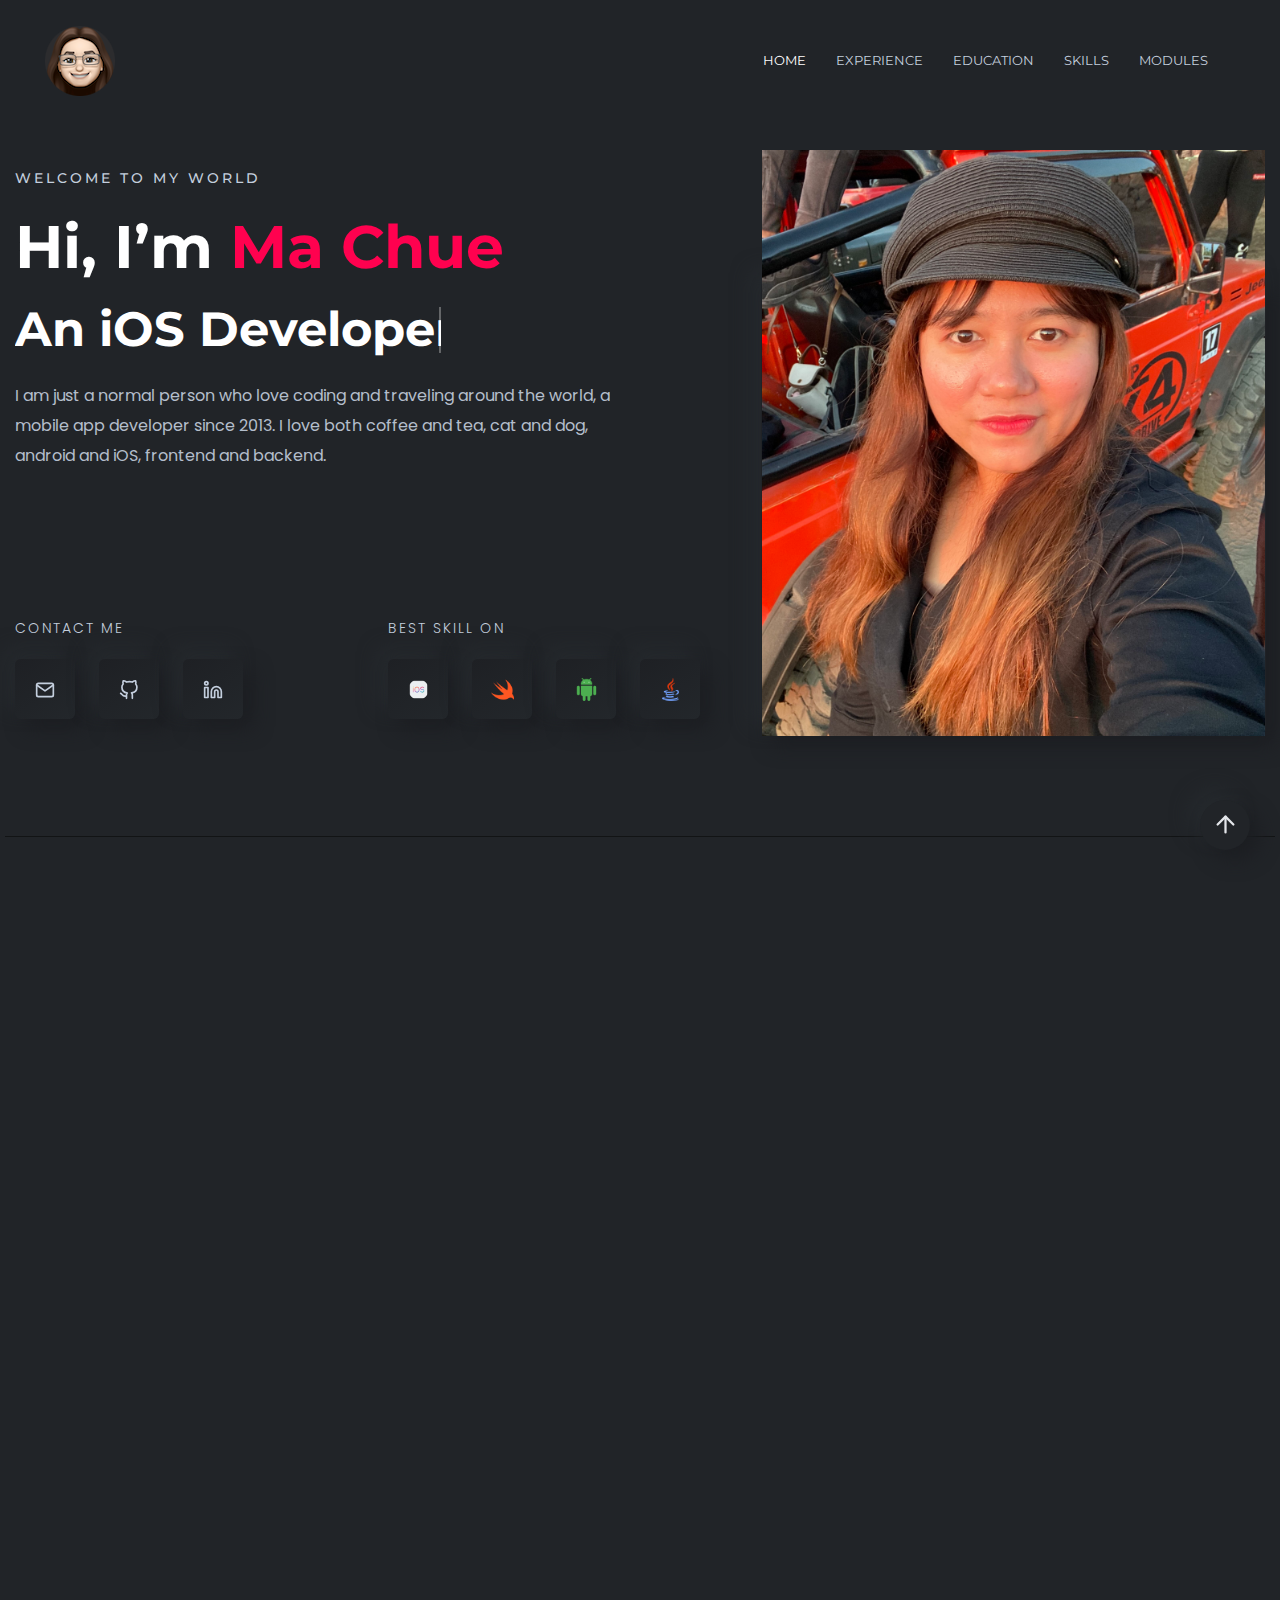
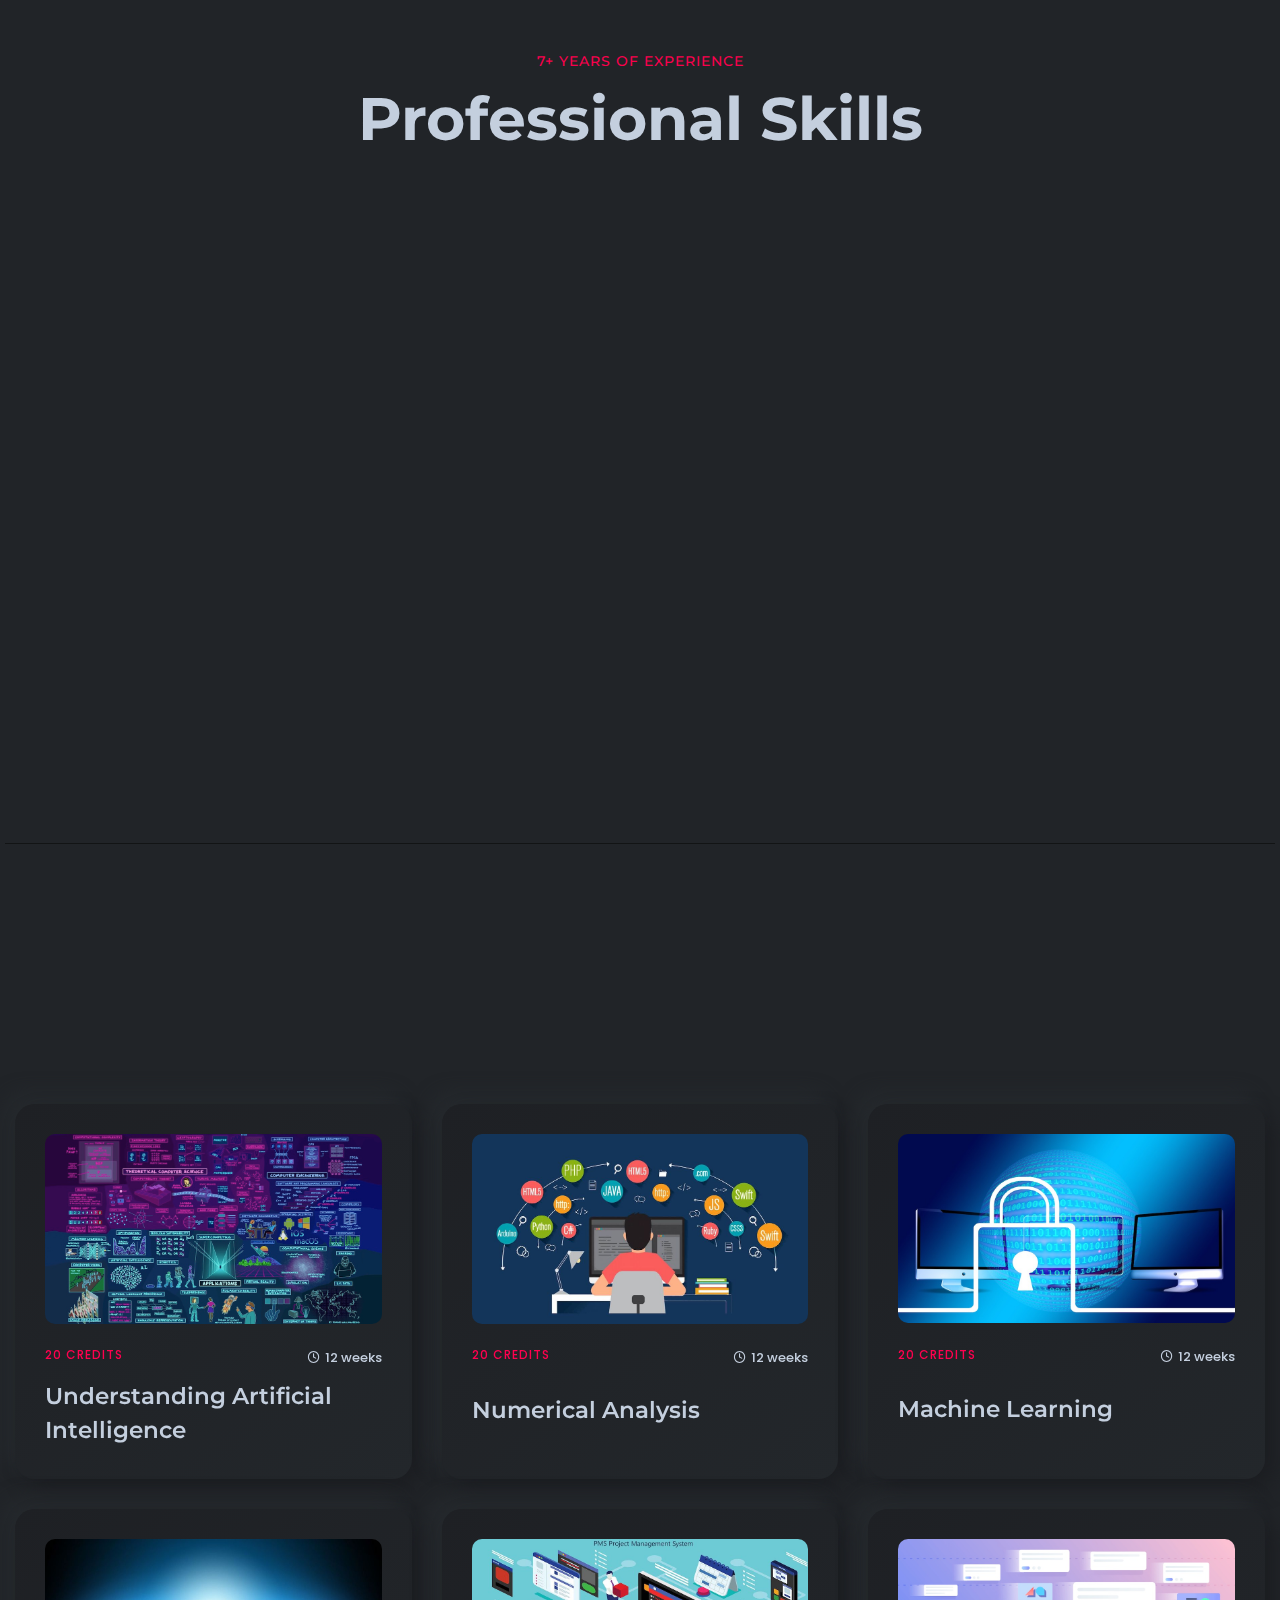
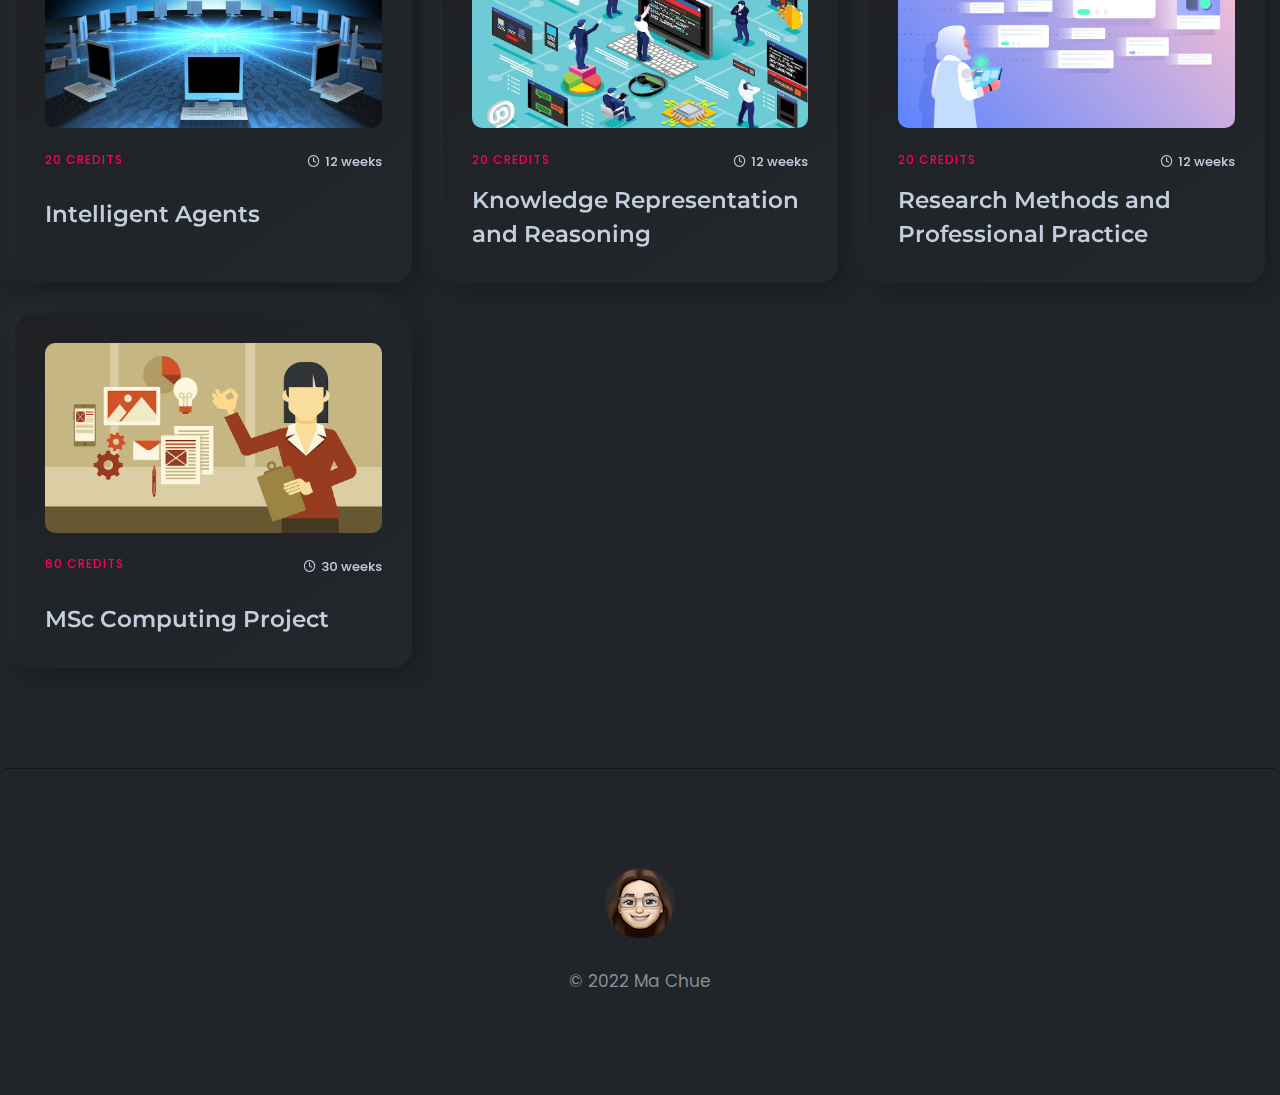
<file: index.html>
<!DOCTYPE html>
<html lang="en">

<head>
    <meta charset="utf-8">
    <meta http-equiv="x-ua-compatible" content="ie=edge">
    <title>Chue's Personal Profile</title>
    <meta name="robots" content="noindex, follow" />
    <meta name="description" content="">
    <meta name="viewport" content="width=device-width, initial-scale=1, shrink-to-fit=no">
    <!-- Favicon -->
    <link rel="shortcut icon" type="image/x-icon" href="assets/images/logo/logo.png">
    <!-- CSS 
    ============================================ -->
    <link rel="stylesheet" href="assets/css/vendor/bootstrap.min.css">
    <link rel="stylesheet" href="assets/css/vendor/slick.css">
    <link rel="stylesheet" href="assets/css/vendor/slick-theme.css">
    <link rel="stylesheet" href="assets/css/vendor/aos.css">
    <link rel="stylesheet" href="assets/css/plugins/feature.css">
    <!-- Style css -->
    <link rel="stylesheet" href="assets/css/style.css">
</head>

<body class="template-color-1 spybody" data-spy="scroll" data-target=".navbar-example2" data-offset="70">

    <!-- Start Header -->
    <header class="rn-header haeder-default black-logo-version header--fixed header--sticky">
        <div class="header-wrapper rn-popup-mobile-menu m--0 row align-items-center">
            <!-- Start Header Left -->
            <div class="col-lg-2 col-6">
                <div class="header-left">
                    <div class="logo">
                        <a href="index.html">
                            <img src="assets/images/logo/logo.png" alt="logo">
                        </a>
                    </div>
                </div>
            </div>
            <!-- End Header Left -->
            <!-- Start Header Center -->
            <div class="col-lg-10 col-6">
                <div class="header-center">
                    <nav id="sideNav" class="mainmenu-nav navbar-example2 d-none d-xl-block">
                        <!-- Start Mainmanu Nav -->
                        <ul class="primary-menu nav nav-pills">
                            <li class="nav-item"><a class="nav-link smoth-animation active" href="#home">Home</a></li>
                            <li class="nav-item"><a class="nav-link smoth-animation" href="#experiences">Experience</a></li>
                            <li class="nav-item"><a class="nav-link smoth-animation" href="#educations">Education</a></li>
                            <li class="nav-item"><a class="nav-link smoth-animation" href="#skills">Skills</a></li>
                            <li class="nav-item"><a class="nav-link smoth-animation" href="#modules">Modules</a></li>
                        </ul>
                        <!-- End Mainmanu Nav -->
                    </nav>
                    <!-- Start Header Right  -->
                    <div class="header-right">
                        <div class="hamberger-menu d-block d-xl-none">
                            <i id="menuBtn" class="feather-menu humberger-menu"></i>
                        </div>
                        <div class="close-menu d-block">
                            <span class="closeTrigger">
                            <i data-feather="x"></i>
                        </span>
                        </div>
                    </div>
                    <!-- End Header Right  -->
                </div>
            </div>
            <!-- End Header Center -->
        </div>
    </header>
    <!-- End Header Area -->

    <!-- Start Popup Mobile Menu  -->
    <div class="popup-mobile-menu">
        <div class="inner">
            <div class="menu-top">
                <div class="menu-header">
                    <a class="logo" href="index.html">
                        <img src="assets/images/logo/logo.png" alt="Personal Portfolio">
                    </a>
                    <div class="close-button">
                        <button class="close-menu-activation close"><i data-feather="x"></i></button>
                    </div>
                </div>
            </div>
            <div class="content">
                <ul class="primary-menu nav nav-pills">
                    <li class="nav-item"><a class="nav-link smoth-animation active" href="#home">Home</a></li>
                    <li class="nav-item"><a class="nav-link smoth-animation" href="#experiences">Experience</a></li>
                    <li class="nav-item"><a class="nav-link smoth-animation" href="#educations">Education</a></li>
                    <li class="nav-item"><a class="nav-link smoth-animation" href="#skills">Skills</a></li>
                    <li class="nav-item"><a class="nav-link smoth-animation" href="#modules">Modules</a></li>
                </ul>
                <!-- social sharea area -->
                <div class="social-share-style-1 mt--40">
                    <span class="title">Contact me</span>
                    <ul class="social-share d-flex liststyle">
                        <li class="mail">
                            <a href="mailto:mc22323@essex.ac.uk">
                                <svg xmlns="http://www.w3.org/2000/svg" width="24" height="24" viewBox="0 0 24 24" fill="none" stroke="currentColor" stroke-width="2" stroke-linecap="round" stroke-linejoin="round" class="feather feather-mail"><path d="M4 4h16c1.1 0 2 .9 2 2v12c0 1.1-.9 2-2 2H4c-1.1 0-2-.9-2-2V6c0-1.1.9-2 2-2z"></path><polyline points="22,6 12,13 2,6"></polyline></svg>
                            </a>
                        </li>
                        <li class="github">
                            <a href="https://github.com/MaChue">
                                <svg xmlns="http://www.w3.org/2000/svg" width="24" height="24" viewBox="0 0 24 24" fill="none" stroke="currentColor" stroke-width="2" stroke-linecap="round" stroke-linejoin="round" class="feather feather-github"><path d="M9 19c-5 1.5-5-2.5-7-3m14 6v-3.87a3.37 3.37 0 0 0-.94-2.61c3.14-.35 6.44-1.54 6.44-7A5.44 5.44 0 0 0 20 4.77 5.07 5.07 0 0 0 19.91 1S18.73.65 16 2.48a13.38 13.38 0 0 0-7 0C6.27.65 5.09 1 5.09 1A5.07 5.07 0 0 0 5 4.77a5.44 5.44 0 0 0-1.5 3.78c0 5.42 3.3 6.61 6.44 7A3.37 3.37 0 0 0 9 18.13V22"></path></svg>
                            </a>
                        </li>
                        <li class="linkedin">
                            <a href="https://www.linkedin.com/in/ma-chue">
                                <svg xmlns="http://www.w3.org/2000/svg" width="24" height="24" viewBox="0 0 24 24" fill="none" stroke="currentColor" stroke-width="2" stroke-linecap="round" stroke-linejoin="round" class="feather feather-linkedin">
                                        <path d="M16 8a6 6 0 0 1 6 6v7h-4v-7a2 2 0 0 0-2-2 2 2 0 0 0-2 2v7h-4v-7a6 6 0 0 1 6-6z"></path>
                                        <rect x="2" y="9" width="4" height="12"></rect>
                                        <circle cx="4" cy="4" r="2"></circle>
                                </svg>
                            </a>
                        </li>
                    </ul>
                </div>
                <!-- end -->
            </div>
        </div>
    </div>
    <!-- End Popup Mobile Menu  -->


    <main class="main-page-wrapper">

        <!-- Start Slider Area -->
        <div id="home" class="rn-slider-area">
            <div class="slide slider-style-1">
                <div class="container">
                    <div class="row row--30 align-items-center">
                        <div class="order-2 order-lg-1 col-lg-7 mt_md--50 mt_sm--50 mt_lg--30">
                            <div class="content">
                                <div class="inner">
                                    <span class="subtitle">Welcome to my world</span>
                                    <h1 class="title">Hi, I’m <span>Ma Chue</span><br>
                                        <span class="header-caption" id="page-top">
                                            <!-- type headline start-->
                                            <span class="cd-headline clip is-full-width">
                                                
                                                <!-- ROTATING TEXT -->
                                                 <span class="cd-words-wrapper">
                                                    <b class="is-visible">An iOS Developer.</b>
                                                    <b class="is-hidden">A Professional Coder.</b>
                                                    <b class="is-hidden">A Software Engineer.</b>
                                                </span>
                                            </span>
                                            <!-- type headline end -->
                                        </span>
                                    </h1>

                                    <div>
                                        <p class="description">I am just a normal person who love coding and traveling around the world, a mobile app developer since 2013. I love both coffee and tea, cat and dog, android and iOS, frontend and backend.</p>
                                    </div>
                                </div>
                                <div class="row">
                                    <div class="col-lg-6 col-xl-6 col-md-6 col-sm-6 col-12">
                                        <div class="social-share-inner-left">
                                            <span class="title">Contact me</span>
                                            <ul class="social-share d-flex liststyle">
                                                <li class="mail"><a href="mailto:mc22323@essex.ac.uk"><i data-feather="mail"></i></a>
                                                </li>
                                                <li class="github"><a href="https://github.com/MaChue"><i data-feather="github"></i></a>
                                                </li>
                                                <li class="linkedin"><a href="https://www.linkedin.com/in/ma-chue"><i data-feather="linkedin"></i></a>
                                                </li>
                                            </ul>
                                        </div>
                                    </div>
                                    <div class="col-lg-6 col-xl-6 col-md-6 col-sm-6 col-12 mt_mobile--30">
                                        <div class="skill-share-inner">
                                            <span class="title">best skill on</span>
                                            <ul class="skill-share d-flex liststyle">
                                                <li><img src="assets/images/icons/ios.png" alt="Icons Images"></li>
                                                <li><img src="assets/images/icons/swift.png" alt="Icons Images"></li>
                                                <li><img src="assets/images/icons/android.png" alt="Icons Images"></li>
                                                <li><img src="assets/images/icons/java.png" alt="Icons Images"></li>
                                            </ul>
                                        </div>
                                    </div>
                                </div>
                            </div>
                        </div>

                        <div class="order-1 order-lg-2 col-lg-5">
                            <div class="thumbnail">
                                <div class="inner">
                                    <img src="assets/images/about/profile_verticle.jpg" alt="Personal Portfolio Images">
                                </div>
                            </div>
                        </div>
                    </div>
                </div>
            </div>
        </div>
        <!-- End Slider Area -->

        <!-- Start Experience area -->
        <div id="experiences" class="rn-experience-area rn-section-gap section-separator">
            <div class="container">
                <div class="row">
                    <div class="col-lg-12">
                        <div data-aos="fade-up" data-aos-duration="500" data-aos-delay="100" data-aos-once="true" class="section-title text-center">
                            <span class="subtitle">Over 7 years of experience</span>
                            <h2 class="title">Job Experiences</h2>
                        </div>
                    </div>
                </div>
                <div class="row mt--10">
                    <div class="col-12 mt_experience">
                        <!-- single education elements will be appended here by the JavaScript -->
                    </div>
                </div>
            </div>
        </div>
        <script id="experience-data-script" src="job_experiences.js" data-json="job_experiences_data.json" defer></script>
        <!-- End Experience area -->

       <!-- Start education section -->
        <div id="educations" class="rn-education-area rn-section-gap section-separator">
            <div class="container">
                <div class="row">
                    <div class="col-lg-12">
                        <div data-aos="fade-up" data-aos-duration="500" data-aos-delay="100" data-aos-once="true" class="section-title text-center">
                            <span class="subtitle">Master, Bachelor and Diplomas</span>
                            <h2 class="title">Education</h2>
                        </div>
                    </div>
                </div>
                <div class="row mt--10">
                    <div class="col-12 mt_experience">
                        <!-- single education elements will be appended here by the JavaScript -->
                    </div>
                </div>
            </div>
        </div>
        <script id="education-data-script" src="education.js" data-json="education_data.json" defer></script>
        <!-- End education section -->

        <!-- Start Skills Area -->
        <div class="rn-resume-area rn-section-gap section-separator" id="skills">
            <div class="container">
                <div class="row">
                    <div class="col-lg-12">
                        <div class="section-title text-center">
                            <span class="subtitle">7+ Years of Experience</span>
                            <h2 class="title">Professional Skills</h2>
                        </div>
                    </div>
                </div>
               <div class="row mt--10">
                    <div class="col-12 mt_experience">
                         <div data-aos="fade-up" data-aos-duration="500" data-aos-delay="100" data-aos-once="true" class="experience-style-two">
                            <!-- Start Single Progressbar  -->
                            <div class="col-lg-6 col-md-6 col-12">
                                <div class="progress-wrapper">
                                    <div class="content">
                                        <h4 class="maintitle">Technical Skill</h4>
                                        <!-- Start Single Progress Charts -->
                                        <div class="progress-charts">
                                            <h6 class="heading heading-h6">iOS</h6>
                                            <div class="progress">
                                                <div class="progress-bar wow fadeInLeft" data-wow-duration="0.5s" data-wow-delay=".3s" role="progressbar" style="width: 95%" aria-valuenow="85" aria-valuemin="0" aria-valuemax="100"><span
                                                class="percent-label">95%</span></div>
                                            </div>
                                        </div>
                                        <!-- End Single Progress Charts -->

                                        <!-- Start Single Progress Charts -->
                                        <div class="progress-charts">
                                            <h6 class="heading heading-h6">Swift</h6>
                                            <div class="progress">
                                                <div class="progress-bar wow fadeInLeft" data-wow-duration="0.6s" data-wow-delay=".4s" role="progressbar" style="width: 95%" aria-valuenow="85" aria-valuemin="0" aria-valuemax="100"><span
                                                class="percent-label">95%</span></div>
                                            </div>
                                        </div>
                                        <!-- End Single Progress Charts -->

                                        <!-- Start Single Progress Charts -->
                                        <div class="progress-charts">
                                            <h6 class="heading heading-h6">Objective C</h6>
                                            <div class="progress">
                                                <div class="progress-bar wow fadeInLeft" data-wow-duration="0.7s" data-wow-delay=".5s" role="progressbar" style="width: 70%" aria-valuenow="85" aria-valuemin="0" aria-valuemax="100"><span
                                                class="percent-label">70%</span></div>
                                            </div>
                                        </div>
                                        <!-- End Single Progress Charts -->

                                        <!-- Start Single Progress Charts -->
                                        <div class="progress-charts">
                                            <h6 class="heading heading-h6">Android</h6>
                                            <div class="progress">
                                                <div class="progress-bar wow fadeInLeft" data-wow-duration="0.8s" data-wow-delay=".6s" role="progressbar" style="width: 50%" aria-valuenow="85" aria-valuemin="0" aria-valuemax="100"><span
                                                class="percent-label">50%</span></div>
                                            </div>
                                        </div>
                                        <!-- End Single Progress Charts -->

                                        <!-- Start Single Progress Charts -->
                                        <div class="progress-charts">
                                            <h6 class="heading heading-h6">Java</h6>
                                            <div class="progress">
                                                <div class="progress-bar wow fadeInLeft" data-wow-duration="0.9s" data-wow-delay=".7s" role="progressbar" style="width: 60%" aria-valuenow="85" aria-valuemin="0" aria-valuemax="100"><span
                                                class="percent-label">60%</span></div>
                                            </div>
                                        </div>
                                        <!-- End Single Progress Charts -->

                                        <!-- Start Single Progress Charts -->
                                        <div class="progress-charts">
                                            <h6 class="heading heading-h6">Git</h6>
                                            <div class="progress">
                                                <div class="progress-bar wow fadeInLeft" data-wow-duration="0.9s" data-wow-delay=".7s" role="progressbar" style="width: 80%" aria-valuenow="85" aria-valuemin="0" aria-valuemax="100"><span
                                                class="percent-label">80%</span></div>
                                            </div>
                                        </div>
                                        <!-- End Single Progress Charts -->

                                    </div>
                                </div>
                            </div>
                            <!-- End Single Progressbar  -->

                            <!-- Start Single Progressbar  -->
                            <div class="col-lg-6 col-md-6 col-12 mt_sm--60">
                                <div class="progress-wrapper">
                                    <div class="content">
                                        <h4 class="maintitle">Other Skills</h4>
                                        <!-- Start Single Progress Charts -->
                                        <div class="progress-charts">
                                            <h6 class="heading heading-h6">Software Developing</h6>
                                            <div class="progress">
                                                <div class="progress-bar wow fadeInLeft" data-wow-duration="0.5s" data-wow-delay=".3s" role="progressbar" style="width: 85%" aria-valuenow="85" aria-valuemin="0" aria-valuemax="100"><span
                                                class="percent-label">85%</span></div>
                                            </div>
                                        </div>
                                        <!-- End Single Progress Charts -->

                                        <!-- Start Single Progress Charts -->
                                        <div class="progress-charts">
                                            <h6 class="heading heading-h6">Analysis and Problem Solving</h6>
                                            <div class="progress">
                                                <div class="progress-bar wow fadeInLeft" data-wow-duration="0.6s" data-wow-delay=".4s" role="progressbar" style="width: 80%" aria-valuenow="85" aria-valuemin="0" aria-valuemax="100"><span
                                                class="percent-label">80%</span></div>
                                            </div>
                                        </div>
                                        <!-- End Single Progress Charts -->

                                        <!-- Start Single Progress Charts -->
                                        <div class="progress-charts">
                                            <h6 class="heading heading-h6">Team Working</h6>
                                            <div class="progress">
                                                <div class="progress-bar wow fadeInLeft" data-wow-duration="0.7s" data-wow-delay=".5s" role="progressbar" style="width: 80%" aria-valuenow="85" aria-valuemin="0" aria-valuemax="100"><span
                                                class="percent-label">80%</span></div>
                                            </div>
                                        </div>
                                        <!-- End Single Progress Charts -->

                                        <!-- Start Single Progress Charts -->
                                        <div class="progress-charts">
                                            <h6 class="heading heading-h6">Communication and Networking</h6>
                                            <div class="progress">
                                                <div class="progress-bar wow fadeInLeft" data-wow-duration="0.8s" data-wow-delay=".6s" role="progressbar" style="width: 70%" aria-valuenow="85" aria-valuemin="0" aria-valuemax="100"><span
                                                class="percent-label">70%</span></div>
                                            </div>
                                        </div>
                                        <!-- End Single Progress Charts -->

                                        <!-- Start Single Progress Charts -->
                                        <div class="progress-charts">
                                            <h6 class="heading heading-h6">Self-motivation</h6>
                                            <div class="progress">
                                                <div class="progress-bar wow fadeInLeft" data-wow-duration="0.9s" data-wow-delay=".7s" role="progressbar" style="width: 95%" aria-valuenow="85" aria-valuemin="0" aria-valuemax="100"><span
                                                class="percent-label">95%</span></div>
                                            </div>
                                        </div>
                                        <!-- End Single Progress Charts -->

                                        <!-- Start Single Progress Charts -->
                                        <div class="progress-charts">
                                            <h6 class="heading heading-h6">Time Management</h6>
                                            <div class="progress">
                                                <div class="progress-bar wow fadeInLeft" data-wow-duration="0.9s" data-wow-delay=".7s" role="progressbar" style="width: 70%" aria-valuenow="85" aria-valuemin="0" aria-valuemax="100"><span
                                                class="percent-label">70%</span></div>
                                            </div>
                                        </div>
                                        <!-- End Single Progress Charts -->

                                    </div>
                                </div>
                            </div>
                            <!-- End Single Progressbar  -->
                        </div>
                    </div>
                </div>
            </div>
        </div>
        <!-- End Skills Area -->

        <!-- Start Modules Area -->
        <div class="rn-blog-area rn-section-gap section-separator" id="modules">
            <div class="container">
                <div class="row">
                    <div class="col-lg-12">
                        <div data-aos="fade-up" data-aos-duration="500" data-aos-delay="100" data-aos-once="true" class="section-title text-center">
                            <span class="subtitle">My MSc learning journey at University of Essex</span>
                            <h2 class="title">Modules</h2>
                        </div>
                    </div>
                </div>
                <div class="row row--25 mt--30 mt_md--10 mt_sm--10" id="modules-container">
                    <!-- Modules will be dynamically inserted here -->
                </div>
            </div>
        </div>
        <!-- End Module Area -->
        <script src="modules.js" data-json="modules_data.json" defer></script>

        <!-- Back to  top Start -->
        <div class="backto-top">
            <div>
                <i data-feather="arrow-up"></i>
            </div>
        </div>
        <!-- Back to top end -->

    </main>

    <!-- Start Footer Area -->
    <div class="rn-footer-area rn-section-gap section-separator">
        <div class="container">
            <div class="row">
                <div class="col-lg-12">
                    <div class="footer-area text-center">

                        <div class="logo">
                            <a href="index.html">
                                <img src="assets/images/logo/logo.png" alt="logo">
                            </a>
                        </div>

                        <p class="description mt--30">© 2022 Ma Chue</p>
                    </div>
                </div>
            </div>
        </div>
    </div>
    <!-- End Footer Area -->

    <!-- JS ============================================ -->
    <script src="assets/js/vendor/jquery.js"></script>
    <script src="assets/js/vendor/modernizer.min.js"></script>
    <script src="assets/js/vendor/feather.min.js"></script>
    <script src="assets/js/vendor/slick.min.js"></script>
    <script src="assets/js/vendor/bootstrap.js"></script>
    <script src="assets/js/vendor/text-type.js"></script>
    <script src="assets/js/vendor/wow.js"></script>
    <script src="assets/js/vendor/aos.js"></script>
    <script src="assets/js/vendor/particles.js"></script>
    <!-- main JS -->
    <script src="assets/js/main.js"></script>
</body>

</html>
</file>
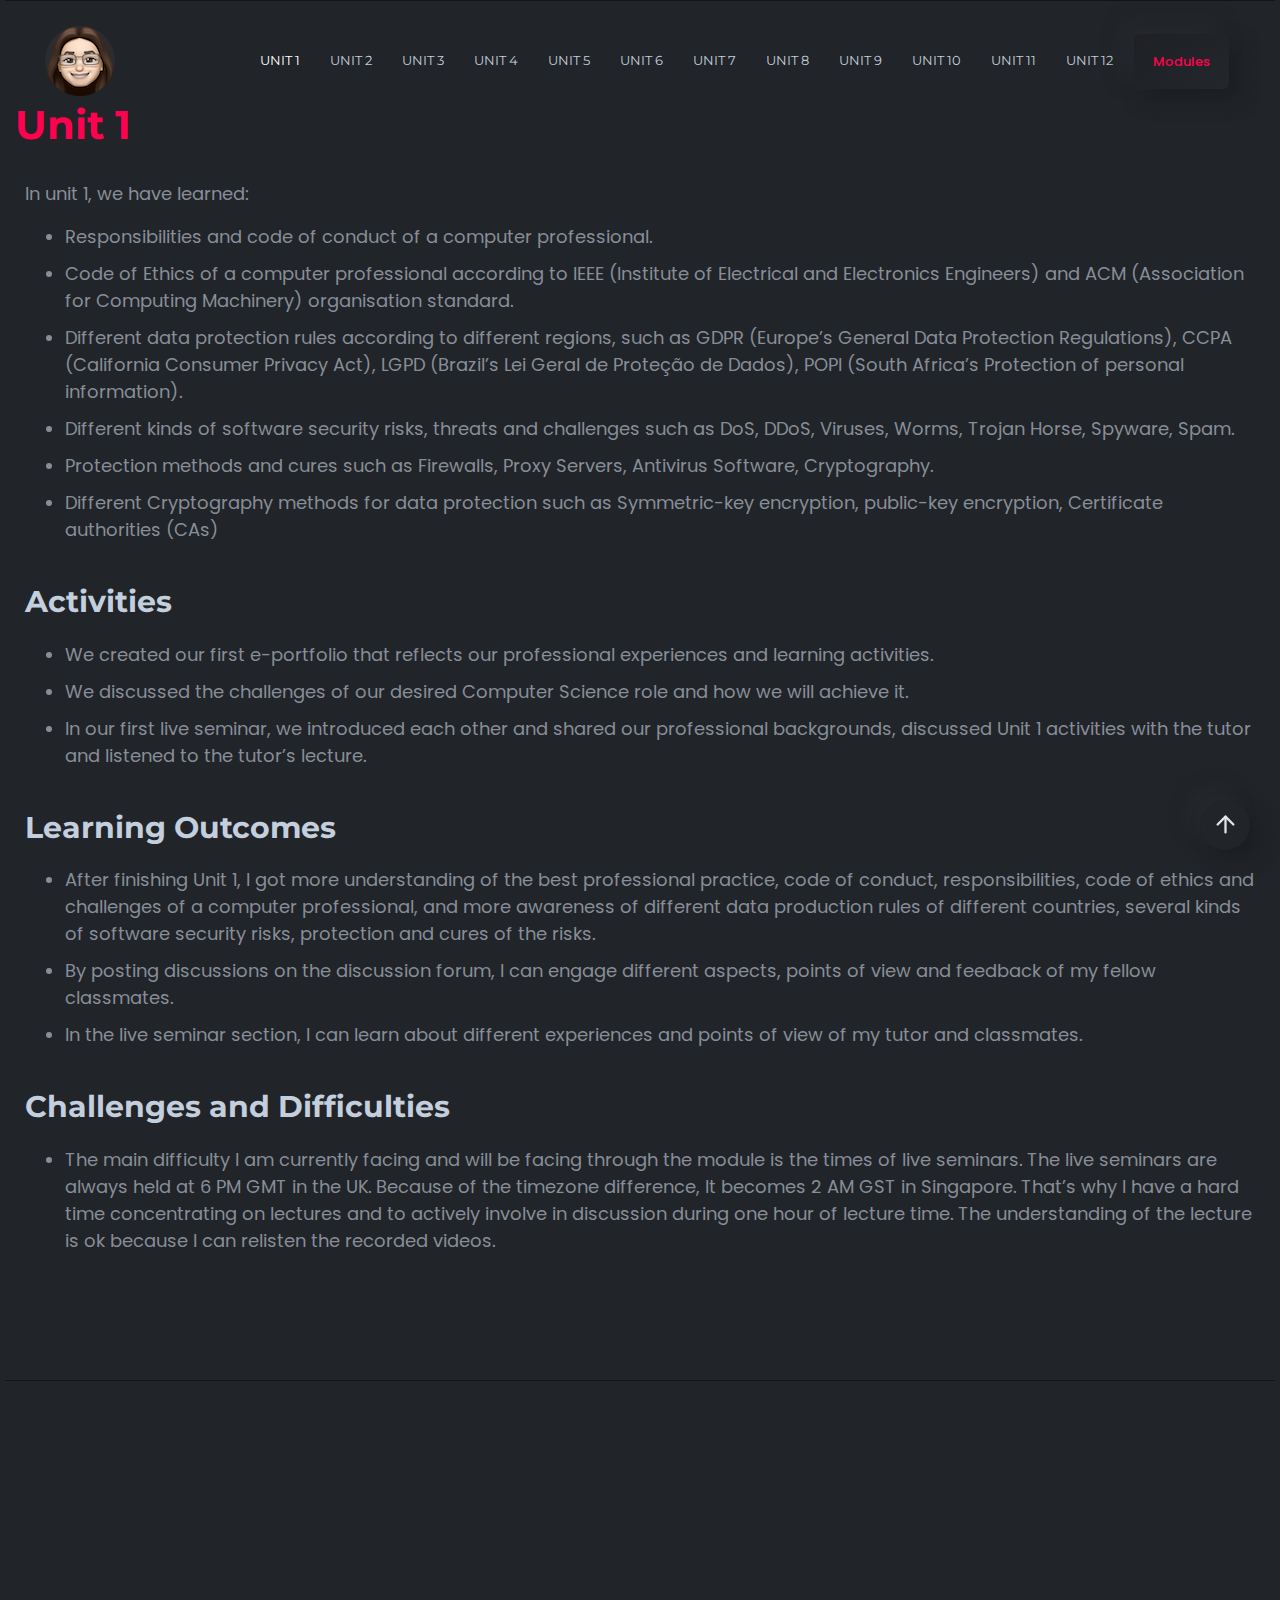
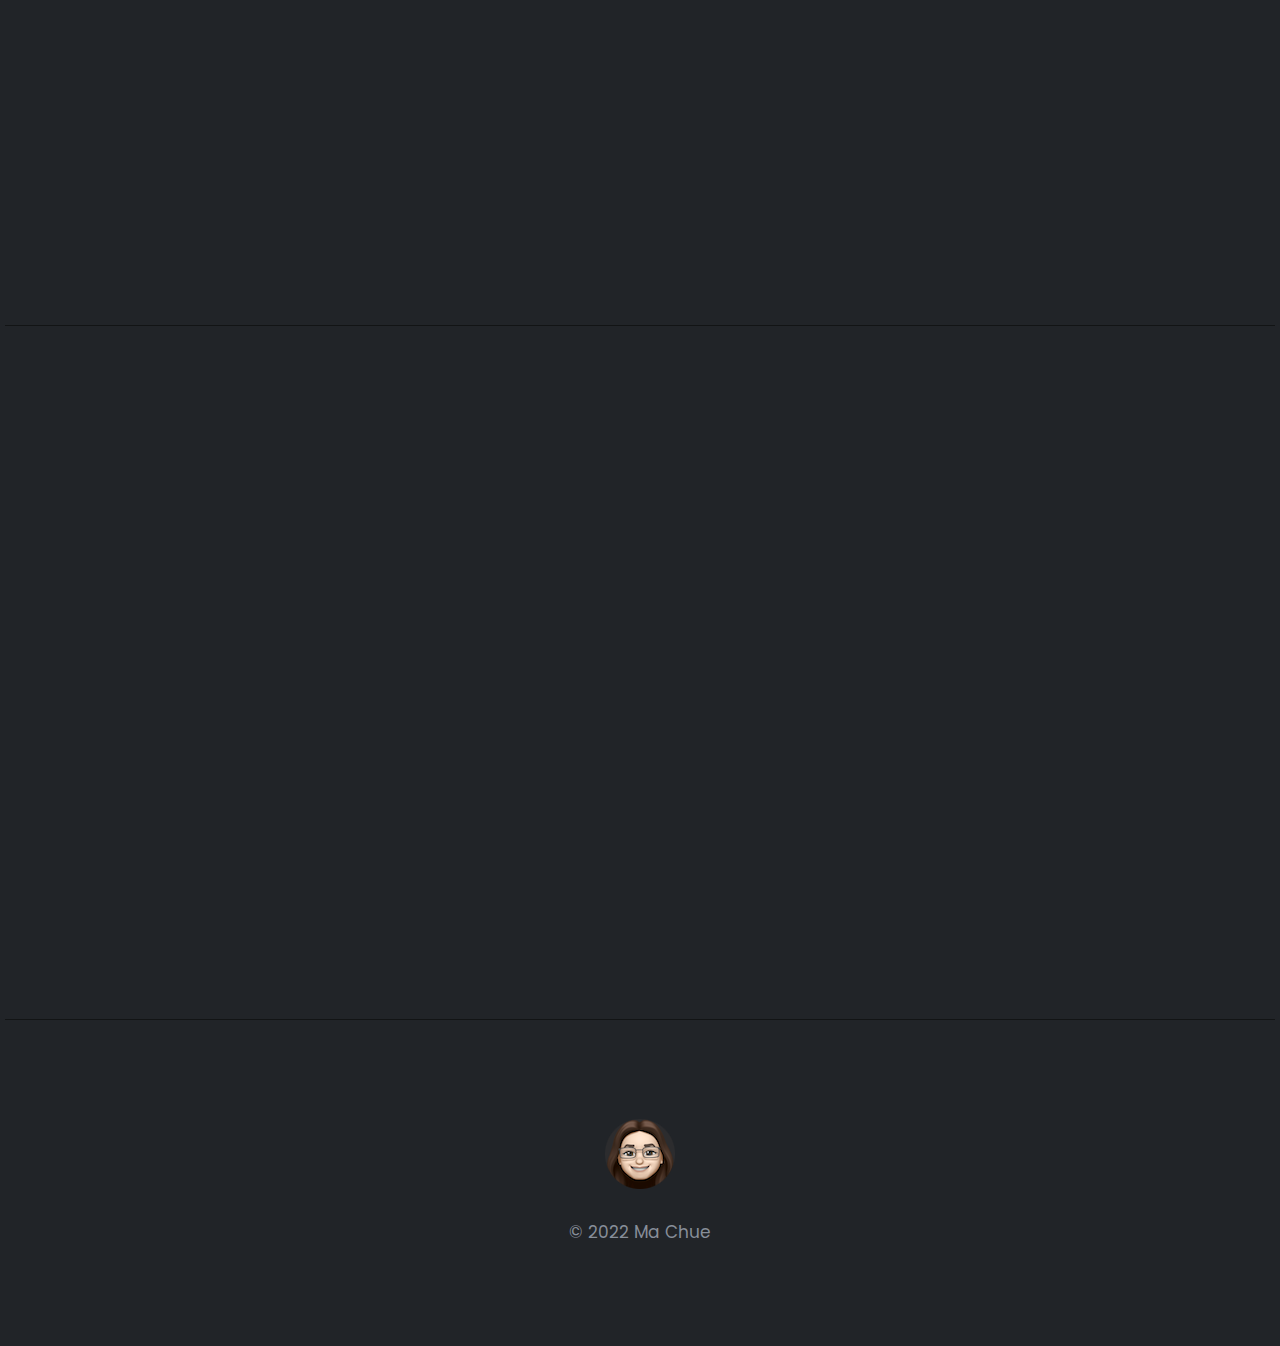
<file: lcs.html>
<!DOCTYPE html>
<html lang="en">

<head>
    <meta charset="utf-8">
    <meta http-equiv="x-ua-compatible" content="ie=edge">
    <title>Chue's Personal Profile</title>
    <meta name="robots" content="noindex, follow" />
    <meta name="description" content="">
    <meta name="viewport" content="width=device-width, initial-scale=1, shrink-to-fit=no">
    <!-- Favicon -->
    <link rel="shortcut icon" type="image/x-icon" href="assets/images/logo/logo.png">
    <!-- CSS 
    ============================================ -->
    <link rel="stylesheet" href="assets/css/vendor/bootstrap.min.css">
    <link rel="stylesheet" href="assets/css/vendor/slick.css">
    <link rel="stylesheet" href="assets/css/vendor/slick-theme.css">
    <link rel="stylesheet" href="assets/css/vendor/aos.css">
    <link rel="stylesheet" href="assets/css/plugins/feature.css">
    <!-- Style css -->
    <link rel="stylesheet" href="assets/css/style.css">
</head>

<body class="template-color-1 spybody" data-spy="scroll" data-target=".navbar-example2" data-offset="70">

    <!-- Start Header -->
    <header class="rn-header haeder-default black-logo-version header--fixed header--sticky">
        <div class="header-wrapper rn-popup-mobile-menu m--0 row align-items-center">
            <!-- Start Header Left -->
            <div class="col-lg-2 col-6">
                <div class="header-left">
                    <div class="logo">
                        <a href="index.html">
                            <img src="assets/images/logo/logo.png" alt="logo">
                        </a>
                    </div>
                </div>
            </div>
            <!-- End Header Left -->
            <!-- Start Header Center -->
            <div class="col-lg-10 col-6">
                <div class="header-center">
                    <nav id="sideNav" class="mainmenu-nav navbar-example2 d-none d-xl-block">
                        <!-- Start Mainmanu Nav -->
                        <ul class="primary-menu nav nav-pills">
                            <li class="nav-item"><a class="nav-link smoth-animation" href="#unit1">Unit 1</a></li>
                            <li class="nav-item"><a class="nav-link smoth-animation" href="#unit2">Unit 2</a></li>
                            <li class="nav-item"><a class="nav-link smoth-animation" href="#unit3">Unit 3</a></li>
                            <li class="nav-item"><a class="nav-link smoth-animation" href="#unit4">Unit 4</a></li>
                            <li class="nav-item"><a class="nav-link smoth-animation" href="#unit5">Unit 5</a></li>
                            <li class="nav-item"><a class="nav-link smoth-animation" href="#unit6">Unit 6</a></li>
                            <li class="nav-item"><a class="nav-link smoth-animation" href="#unit7">Unit 7</a></li>
                            <li class="nav-item"><a class="nav-link smoth-animation" href="#unit8">Unit 8</a></li>
                            <li class="nav-item"><a class="nav-link smoth-animation" href="#unit9">Unit 9</a></li>
                            <li class="nav-item"><a class="nav-link smoth-animation" href="#unit10">Unit 10</a></li>
                            <li class="nav-item"><a class="nav-link smoth-animation" href="#unit11">Unit 11</a></li>
                            <li class="nav-item"><a class="nav-link smoth-animation" href="#unit12">Unit 12</a></li>
                        </ul>
                        <!-- End Mainmanu Nav -->
                    </nav>
                    <!-- Start Header Right  -->
                    <div class="header-right">
                        <a class="rn-btn" href="index.html#modules"><span>Modules</span></a>
                        <div class="hamberger-menu d-block d-xl-none">
                            <i id="menuBtn" class="feather-menu humberger-menu"></i>
                        </div>
                        <div class="close-menu d-block">
                            <span class="closeTrigger">
                            <i data-feather="x"></i>
                        </span>
                        </div>
                    </div>
                    <!-- End Header Right  -->
                </div>
            </div>
            <!-- End Header Center -->
        </div>
    </header>
    <!-- End Header Area -->

    <!-- Start Popup Mobile Menu  -->
    <div class="popup-mobile-menu">
        <div class="inner">
            <div class="menu-top">
                <div class="menu-header">
                    <a href="index.html#modules"><span style="color: #ff014f;">Modules</span></a>
                    <div class="close-button">
                        <button class="close-menu-activation close"><i data-feather="x"></i></button>
                    </div>
                </div>
            </div>
            <div class="content">
                <ul class="primary-menu nav nav-pills">
                    <li class="nav-item"><a class="nav-link smoth-animation" href="#unit1">Unit 1</a></li>
                    <li class="nav-item"><a class="nav-link smoth-animation" href="#unit2">Unit 2</a></li>
                    <li class="nav-item"><a class="nav-link smoth-animation" href="#unit3">Unit 3</a></li>
                    <li class="nav-item"><a class="nav-link smoth-animation" href="#unit4">Unit 4</a></li>
                    <li class="nav-item"><a class="nav-link smoth-animation" href="#unit5">Unit 5</a></li>
                    <li class="nav-item"><a class="nav-link smoth-animation" href="#unit6">Unit 6</a></li>
                    <li class="nav-item"><a class="nav-link smoth-animation" href="#unit7">Unit 7</a></li>
                    <li class="nav-item"><a class="nav-link smoth-animation" href="#unit8">Unit 8</a></li>
                    <li class="nav-item"><a class="nav-link smoth-animation" href="#unit9">Unit 9</a></li>
                    <li class="nav-item"><a class="nav-link smoth-animation" href="#unit10">Unit 10</a></li>
                    <li class="nav-item"><a class="nav-link smoth-animation" href="#unit11">Unit 11</a></li>
                    <li class="nav-item"><a class="nav-link smoth-animation" href="#unit12">Unit 12</a></li>
                </ul>
                <!-- social sharea area -->
                <div class="social-share-style-1 mt--40">
                    <span class="title">Contact me</span>
                    <ul class="social-share d-flex liststyle">
                        <li class="mail">
                            <a href="mailto:mc22323@essex.ac.uk">
                                <svg xmlns="http://www.w3.org/2000/svg" width="24" height="24" viewBox="0 0 24 24" fill="none" stroke="currentColor" stroke-width="2" stroke-linecap="round" stroke-linejoin="round" class="feather feather-mail"><path d="M4 4h16c1.1 0 2 .9 2 2v12c0 1.1-.9 2-2 2H4c-1.1 0-2-.9-2-2V6c0-1.1.9-2 2-2z"></path><polyline points="22,6 12,13 2,6"></polyline></svg>
                            </a>
                        </li>
                        <li class="github">
                            <a href="https://github.com/MaChue">
                                <svg xmlns="http://www.w3.org/2000/svg" width="24" height="24" viewBox="0 0 24 24" fill="none" stroke="currentColor" stroke-width="2" stroke-linecap="round" stroke-linejoin="round" class="feather feather-github"><path d="M9 19c-5 1.5-5-2.5-7-3m14 6v-3.87a3.37 3.37 0 0 0-.94-2.61c3.14-.35 6.44-1.54 6.44-7A5.44 5.44 0 0 0 20 4.77 5.07 5.07 0 0 0 19.91 1S18.73.65 16 2.48a13.38 13.38 0 0 0-7 0C6.27.65 5.09 1 5.09 1A5.07 5.07 0 0 0 5 4.77a5.44 5.44 0 0 0-1.5 3.78c0 5.42 3.3 6.61 6.44 7A3.37 3.37 0 0 0 9 18.13V22"></path></svg>
                            </a>
                        </li>
                        <li class="linkedin">
                            <a href="https://www.linkedin.com/in/ma-chue">
                                <svg xmlns="http://www.w3.org/2000/svg" width="24" height="24" viewBox="0 0 24 24" fill="none" stroke="currentColor" stroke-width="2" stroke-linecap="round" stroke-linejoin="round" class="feather feather-linkedin">
                                        <path d="M16 8a6 6 0 0 1 6 6v7h-4v-7a2 2 0 0 0-2-2 2 2 0 0 0-2 2v7h-4v-7a6 6 0 0 1 6-6z"></path>
                                        <rect x="2" y="9" width="4" height="12"></rect>
                                        <circle cx="4" cy="4" r="2"></circle>
                                </svg>
                            </a>
                        </li>
                    </ul>
                </div>
                <!-- end -->
            </div>
        </div>
    </div>
    <!-- End Popup Mobile Menu  -->


    <main class="main-page-wrapper">

        <!-- Unit area Start -->
        <div class="rn-blog-area rn-section-gap section-separator" id="unit1">
            <div class="container">
                <div class="row">
                    <div class="col-lg-12">
                        <div data-aos="fade-up" data-aos-duration="500" data-aos-delay="100" data-aos-once="true" class="section-title text-left">
                            <h4 class="title" style="color: #ff014f;">Unit 1</h4>
                        </div>
                    </div>
                </div>
                <div data-aos="fade-up" data-aos-duration="500" data-aos-delay="100" data-aos-once="true" class="modal-body">
                    <div class="news-details">
                        <span>In unit 1, we have learned:<span>
                        <ul style="list-style-type:disc;">                             
                            <li>Responsibilities and code of conduct of a computer professional.</li>
                            <li>Code of Ethics of a computer professional according to IEEE (Institute of Electrical and Electronics Engineers) and ACM (Association for Computing Machinery) organisation standard.</li>
                            <li>Different data protection rules according to different regions, such as GDPR (Europe’s General Data Protection Regulations), CCPA (California Consumer Privacy Act), LGPD (Brazil’s Lei Geral de Proteção de Dados), POPI (South Africa’s Protection of personal information).</li>
                            <li>Different kinds of software security risks, threats and challenges such as DoS, DDoS, Viruses, Worms, Trojan Horse, Spyware, Spam.</li>
                            <li>Protection methods and cures such as Firewalls, Proxy Servers, Antivirus Software, Cryptography.</li>
                            <li>Different Cryptography methods for data protection such as Symmetric-key encryption, public-key encryption, Certificate authorities (CAs)</li>
                        </ul>
                        <p>
                            <h4>Activities</h4>
                            <ul style="list-style-type:disc;">
                                <li>We created our first e-portfolio that reflects our professional experiences and learning activities.</li>
                                <li>We discussed the challenges of our desired Computer Science role and how we will achieve it.</li>
                                <li>In our first live seminar, we introduced each other and shared  our professional backgrounds, discussed Unit 1 activities with the tutor and listened to the tutor’s lecture.</li>
                            </ul>
                        </p>
                        <p>
                            <h4>Learning Outcomes</h4>
                            <ul style="list-style-type:disc;">
                                <li>After finishing Unit 1, I got more understanding of the best professional practice, code of conduct, responsibilities, code of ethics and challenges of a computer professional, and more awareness of different data production rules of different countries, several kinds of software security risks, protection and cures of the risks.</li>
                                <li>By posting discussions on the discussion forum, I can engage different aspects, points of view and feedback of my fellow classmates.</li>
                                <li>In the live seminar section, I can learn about different experiences and points of view of my tutor and classmates.</li>
                            </ul>
                        </p>
                        <p>
                            <h4>Challenges and Difficulties</h4>
                            <ul style="list-style-type:disc;">
                                <li> The main difficulty I am currently facing and will be facing through the module is the times of live seminars. The live seminars are always held at 6 PM GMT in the UK. Because of the timezone difference, It becomes 2 AM GST in Singapore. That’s why I have a hard time concentrating on lectures and to actively involve in discussion during one hour of lecture time. The understanding of the lecture is ok because I can relisten the recorded videos.</li>
                            </ul>
                        </p>
                    </div>
                </div>
                    <!-- End of .modal-body -->
            </div>
        </div>
        <!-- End Unit area -->

        <!-- Unit area Start -->
        <div class="rn-blog-area rn-section-gap section-separator" id="unit2">
            <div class="container">
                <div class="row">
                    <div class="col-lg-12">
                        <div data-aos="fade-up" data-aos-duration="500" data-aos-delay="100" data-aos-once="true" class="section-title text-left">
                            <h4 class="title" style="color: #ff014f;">Unit 2</h4>
                        </div>
                    </div>
                </div>
                <div data-aos="fade-up" data-aos-duration="500" data-aos-delay="100" data-aos-once="true" class="modal-body">
                    <div class="news-details">
                        <p>To Do: To define brief description of the module</p>
                        <h4>Learning Outcomes</h4>
                        <p>To Do: To list down outcomes of learning this module</p>
                        <h4>Activities</h4>
                        <p>To Do: To list down the activities of this module</p>
                        <h4>Assignments</h4>
                        <p>To Do: To briefly explain the assignments of this module</p>
                    </div>
                </div>
                    <!-- End of .modal-body -->
            </div>
        </div>
        <!-- End Unit area -->

        <!-- Unit area Start -->
        <div class="rn-blog-area rn-section-gap section-separator" id="unit3">
            <div class="container">
                <div class="row">
                    <div class="col-lg-12">
                        <div data-aos="fade-up" data-aos-duration="500" data-aos-delay="100" data-aos-once="true" class="section-title text-left">
                            <h4 class="title" style="color: #ff014f;">Unit 3</h4>
                        </div>
                    </div>
                </div>
                <div data-aos="fade-up" data-aos-duration="500" data-aos-delay="100" data-aos-once="true" class="modal-body">
                    <div class="news-details">
                        <p>To Do: To define brief description of the module</p>
                        <h4>Learning Outcomes</h4>
                        <p>To Do: To list down outcomes of learning this module</p>
                        <h4>Activities</h4>
                        <p>To Do: To list down the activities of this module</p>
                        <h4>Assignments</h4>
                        <p>To Do: To briefly explain the assignments of this module</p>
                    </div>
                </div>
                    <!-- End of .modal-body -->
            </div>
        </div>
        <!-- End Unit area -->

        <!-- Unit area Start -->
        <div class="rn-blog-area rn-section-gap section-separator" id="unit4">
            <div class="container">
                <div class="row">
                    <div class="col-lg-12">
                        <div data-aos="fade-up" data-aos-duration="500" data-aos-delay="100" data-aos-once="true" class="section-title text-left">
                            <h4 class="title" style="color: #ff014f;">Unit 4</h4>
                        </div>
                    </div>
                </div>
                <div data-aos="fade-up" data-aos-duration="500" data-aos-delay="100" data-aos-once="true" class="modal-body">
                    <div class="news-details">
                        <p>To Do: To define brief description of the module</p>
                        <h4>Learning Outcomes</h4>
                        <p>To Do: To list down outcomes of learning this module</p>
                        <h4>Activities</h4>
                        <p>To Do: To list down the activities of this module</p>
                        <h4>Assignments</h4>
                        <p>To Do: To briefly explain the assignments of this module</p>
                    </div>
                </div>
                    <!-- End of .modal-body -->
            </div>
        </div>
        <!-- End Unit area -->

        <!-- Unit area Start -->
        <div class="rn-blog-area rn-section-gap section-separator" id="unit5">
            <div class="container">
                <div class="row">
                    <div class="col-lg-12">
                        <div data-aos="fade-up" data-aos-duration="500" data-aos-delay="100" data-aos-once="true" class="section-title text-left">
                            <h4 class="title" style="color: #ff014f;">Unit 5</h4>
                        </div>
                    </div>
                </div>
                <div data-aos="fade-up" data-aos-duration="500" data-aos-delay="100" data-aos-once="true" class="modal-body">
                    <div class="news-details">
                        <p>To Do: To define brief description of the module</p>
                        <h4>Learning Outcomes</h4>
                        <p>To Do: To list down outcomes of learning this module</p>
                        <h4>Activities</h4>
                        <p>To Do: To list down the activities of this module</p>
                        <h4>Assignments</h4>
                        <p>To Do: To briefly explain the assignments of this module</p>
                    </div>
                </div>
                    <!-- End of .modal-body -->
            </div>
        </div>
        <!-- End Unit area -->

        <!-- Unit area Start -->
        <div class="rn-blog-area rn-section-gap section-separator" id="unit6">
            <div class="container">
                <div class="row">
                    <div class="col-lg-12">
                        <div data-aos="fade-up" data-aos-duration="500" data-aos-delay="100" data-aos-once="true" class="section-title text-left">
                            <h4 class="title" style="color: #ff014f;">Unit 6</h4>
                        </div>
                    </div>
                </div>
                <div data-aos="fade-up" data-aos-duration="500" data-aos-delay="100" data-aos-once="true" class="modal-body">
                    <div class="news-details">
                        <p>To Do: To define brief description of the module</p>
                        <h4>Learning Outcomes</h4>
                        <p>To Do: To list down outcomes of learning this module</p>
                        <h4>Activities</h4>
                        <p>To Do: To list down the activities of this module</p>
                        <h4>Assignments</h4>
                        <p>To Do: To briefly explain the assignments of this module</p>
                    </div>
                </div>
                    <!-- End of .modal-body -->
            </div>
        </div>
        <!-- End Unit area -->

        <!-- Unit area Start -->
        <div class="rn-blog-area rn-section-gap section-separator" id="unit7">
            <div class="container">
                <div class="row">
                    <div class="col-lg-12">
                        <div data-aos="fade-up" data-aos-duration="500" data-aos-delay="100" data-aos-once="true" class="section-title text-left">
                            <h4 class="title" style="color: #ff014f;">Unit 7</h4>
                        </div>
                    </div>
                </div>
                <div data-aos="fade-up" data-aos-duration="500" data-aos-delay="100" data-aos-once="true" class="modal-body">
                    <div class="news-details">
                        <p>To Do: To define brief description of the module</p>
                        <h4>Learning Outcomes</h4>
                        <p>To Do: To list down outcomes of learning this module</p>
                        <h4>Activities</h4>
                        <p>To Do: To list down the activities of this module</p>
                        <h4>Assignments</h4>
                        <p>To Do: To briefly explain the assignments of this module</p>
                    </div>
                </div>
                    <!-- End of .modal-body -->
            </div>
        </div>
        <!-- End Unit area -->

        <!-- Unit area Start -->
        <div class="rn-blog-area rn-section-gap section-separator" id="unit8">
            <div class="container">
                <div class="row">
                    <div class="col-lg-12">
                        <div data-aos="fade-up" data-aos-duration="500" data-aos-delay="100" data-aos-once="true" class="section-title text-left">
                            <h4 class="title" style="color: #ff014f;">Unit 8</h4>
                        </div>
                    </div>
                </div>
                <div data-aos="fade-up" data-aos-duration="500" data-aos-delay="100" data-aos-once="true" class="modal-body">
                    <div class="news-details">
                        <p>To Do: To define brief description of the module</p>
                        <h4>Learning Outcomes</h4>
                        <p>To Do: To list down outcomes of learning this module</p>
                        <h4>Activities</h4>
                        <p>To Do: To list down the activities of this module</p>
                        <h4>Assignments</h4>
                        <p>To Do: To briefly explain the assignments of this module</p>
                    </div>
                </div>
                <!-- End of .modal-body -->
            </div>
        </div>
        <!-- End Unit area -->

        <!-- Unit area Start -->
        <div class="rn-blog-area rn-section-gap section-separator" id="unit9">
            <div class="container">
                <div class="row">
                    <div class="col-lg-12">
                        <div data-aos="fade-up" data-aos-duration="500" data-aos-delay="100" data-aos-once="true" class="section-title text-left">
                            <h4 class="title" style="color: #ff014f;">Unit 9</h4>
                        </div>
                    </div>
                </div>
                <div data-aos="fade-up" data-aos-duration="500" data-aos-delay="100" data-aos-once="true" class="modal-body">
                    <div class="news-details">
                        <p>To Do: To define brief description of the module</p>
                        <h4>Learning Outcomes</h4>
                        <p>To Do: To list down outcomes of learning this module</p>
                        <h4>Activities</h4>
                        <p>To Do: To list down the activities of this module</p>
                        <h4>Assignments</h4>
                        <p>To Do: To briefly explain the assignments of this module</p>
                    </div>
                </div>
                    <!-- End of .modal-body -->
            </div>
        </div>
        <!-- End Unit area -->

        <!-- Unit area Start -->
        <div class="rn-blog-area rn-section-gap section-separator" id="unit10">
            <div class="container">
                <div class="row">
                    <div class="col-lg-12">
                        <div data-aos="fade-up" data-aos-duration="500" data-aos-delay="100" data-aos-once="true" class="section-title text-left">
                            <h4 class="title" style="color: #ff014f;">Unit 10</h4>
                        </div>
                    </div>
                </div>
                <div data-aos="fade-up" data-aos-duration="500" data-aos-delay="100" data-aos-once="true" class="modal-body">
                    <div class="news-details">
                        <p>To Do: To define brief description of the module</p>
                        <h4>Learning Outcomes</h4>
                        <p>To Do: To list down outcomes of learning this module</p>
                        <h4>Activities</h4>
                        <p>To Do: To list down the activities of this module</p>
                        <h4>Assignments</h4>
                        <p>To Do: To briefly explain the assignments of this module</p>
                    </div>
                </div>
                    <!-- End of .modal-body -->
            </div>
        </div>
        <!-- End Unit area -->

        <!-- Unit area Start -->
        <div class="rn-blog-area rn-section-gap section-separator" id="unit11">
            <div class="container">
                <div class="row">
                    <div class="col-lg-12">
                        <div data-aos="fade-up" data-aos-duration="500" data-aos-delay="100" data-aos-once="true" class="section-title text-left">
                            <h4 class="title" style="color: #ff014f;">Unit 11</h4>
                        </div>
                    </div>
                </div>
                <div data-aos="fade-up" data-aos-duration="500" data-aos-delay="100" data-aos-once="true" class="modal-body">
                    <div class="news-details">
                        <p>To Do: To define brief description of the module</p>
                        <h4>Learning Outcomes</h4>
                        <p>To Do: To list down outcomes of learning this module</p>
                        <h4>Activities</h4>
                        <p>To Do: To list down the activities of this module</p>
                        <h4>Assignments</h4>
                        <p>To Do: To briefly explain the assignments of this module</p>
                    </div>
                </div>
                    <!-- End of .modal-body -->
            </div>
        </div>
        <!-- End Unit area -->

        <!-- Unit area Start -->
        <div class="rn-blog-area rn-section-gap section-separator" id="unit12">
            <div class="container">
                <div class="row">
                    <div class="col-lg-12">
                        <div data-aos="fade-up" data-aos-duration="500" data-aos-delay="100" data-aos-once="true" class="section-title text-left">
                            <h4 class="title" style="color: #ff014f;">Unit 12</h4>
                        </div>
                    </div>
                </div>
                <div data-aos="fade-up" data-aos-duration="500" data-aos-delay="100" data-aos-once="true" class="modal-body">
                    <div class="news-details">
                        <p>To Do: To define brief description of the module</p>
                        <h4>Learning Outcomes</h4>
                        <p>To Do: To list down outcomes of learning this module</p>
                        <h4>Activities</h4>
                        <p>To Do: To list down the activities of this module</p>
                        <h4>Assignments</h4>
                        <p>To Do: To briefly explain the assignments of this module</p>
                    </div>
                </div>
                    <!-- End of .modal-body -->
            </div>
        </div>
        <!-- End Unit area -->

        <!-- Back to  top Start -->
        <div class="backto-top">
            <div>
                <i data-feather="arrow-up"></i>
            </div>
        </div>
        <!-- Back to top end -->

    </main>

    <!-- Start Footer Area -->
    <div class="rn-footer-area rn-section-gap section-separator">
        <div class="container">
            <div class="row">
                <div class="col-lg-12">
                    <div class="footer-area text-center">

                        <div class="logo">
                            <a href="index.html">
                                <img src="assets/images/logo/logo.png" alt="logo">
                            </a>
                        </div>

                        <p class="description mt--30">© 2022 Ma Chue</p>
                    </div>
                </div>
            </div>
        </div>
    </div>
    <!-- End Footer Area -->

    <!-- JS ============================================ -->
    <script src="assets/js/vendor/jquery.js"></script>
    <script src="assets/js/vendor/modernizer.min.js"></script>
    <script src="assets/js/vendor/feather.min.js"></script>
    <script src="assets/js/vendor/slick.min.js"></script>
    <script src="assets/js/vendor/bootstrap.js"></script>
    <script src="assets/js/vendor/text-type.js"></script>
    <script src="assets/js/vendor/wow.js"></script>
    <script src="assets/js/vendor/aos.js"></script>
    <script src="assets/js/vendor/particles.js"></script>
    <!-- main JS -->
    <script src="assets/js/main.js"></script>
</body>

</html>
</file>
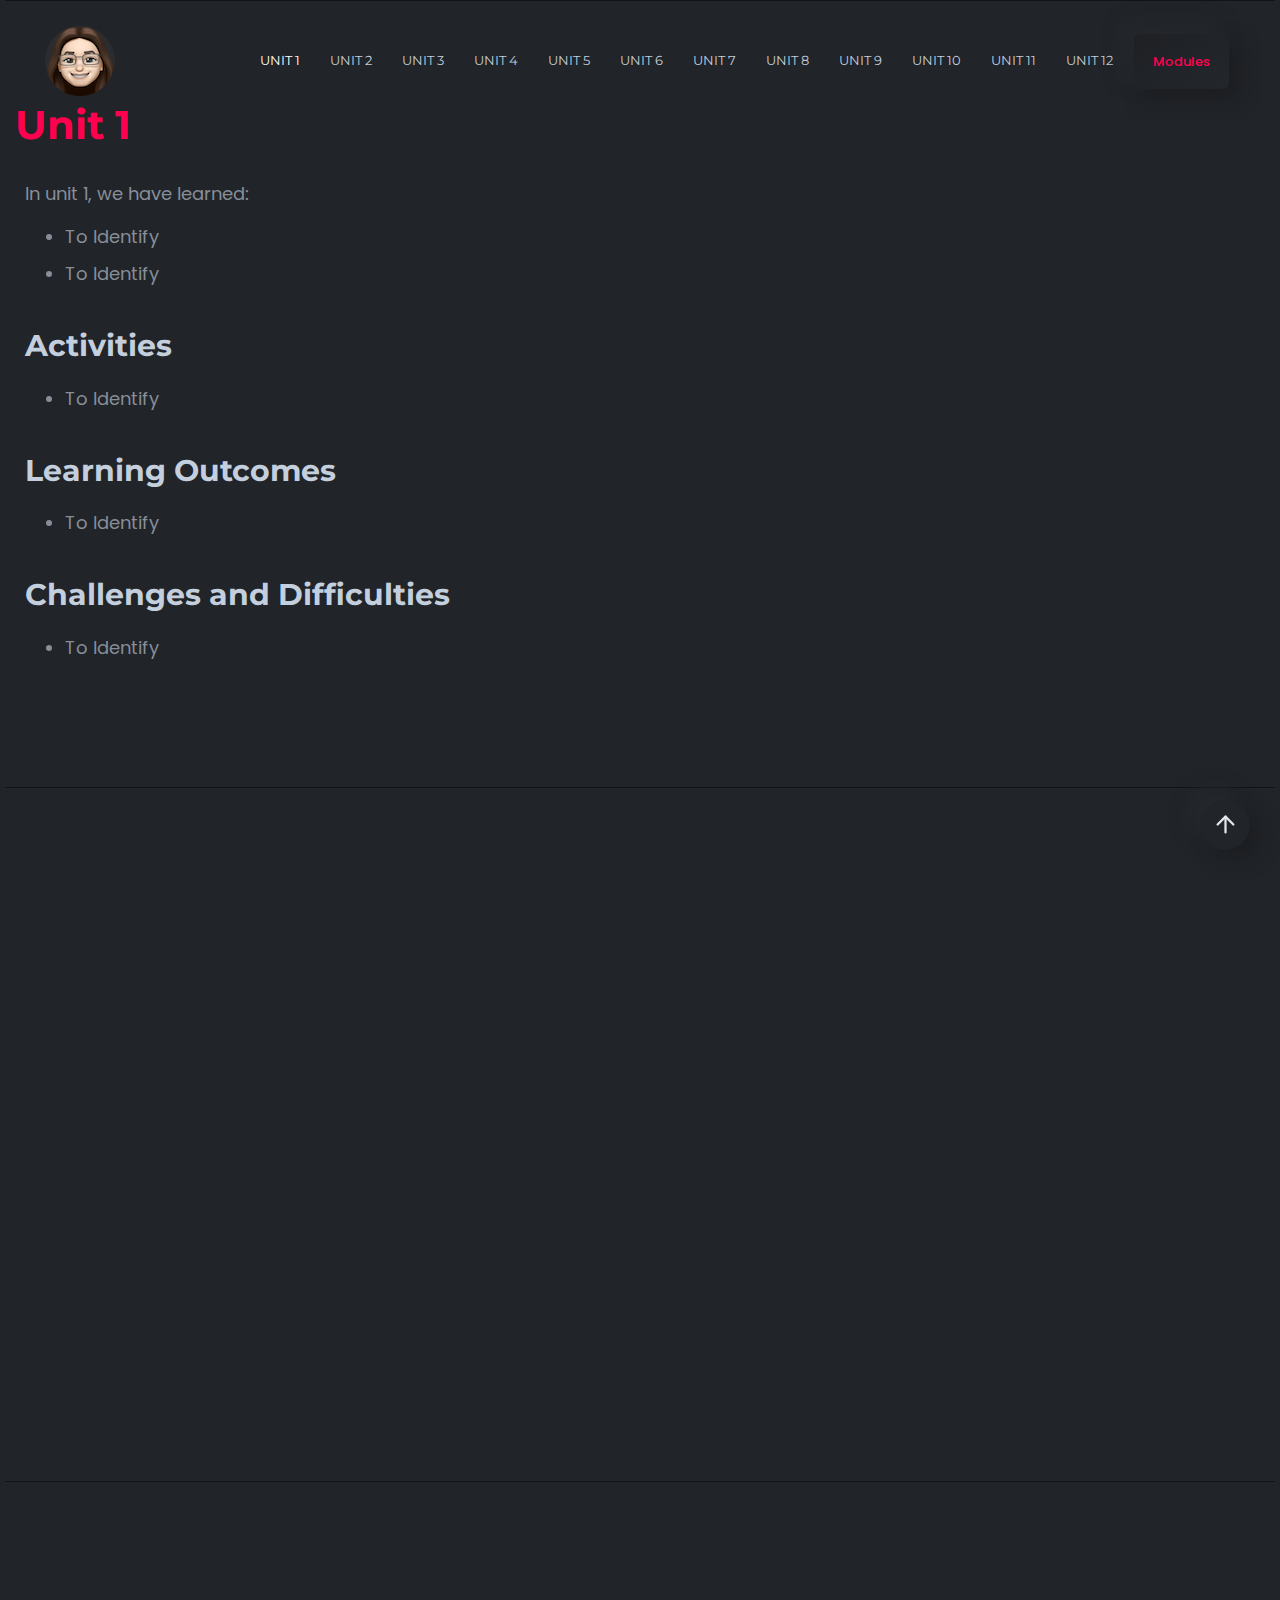
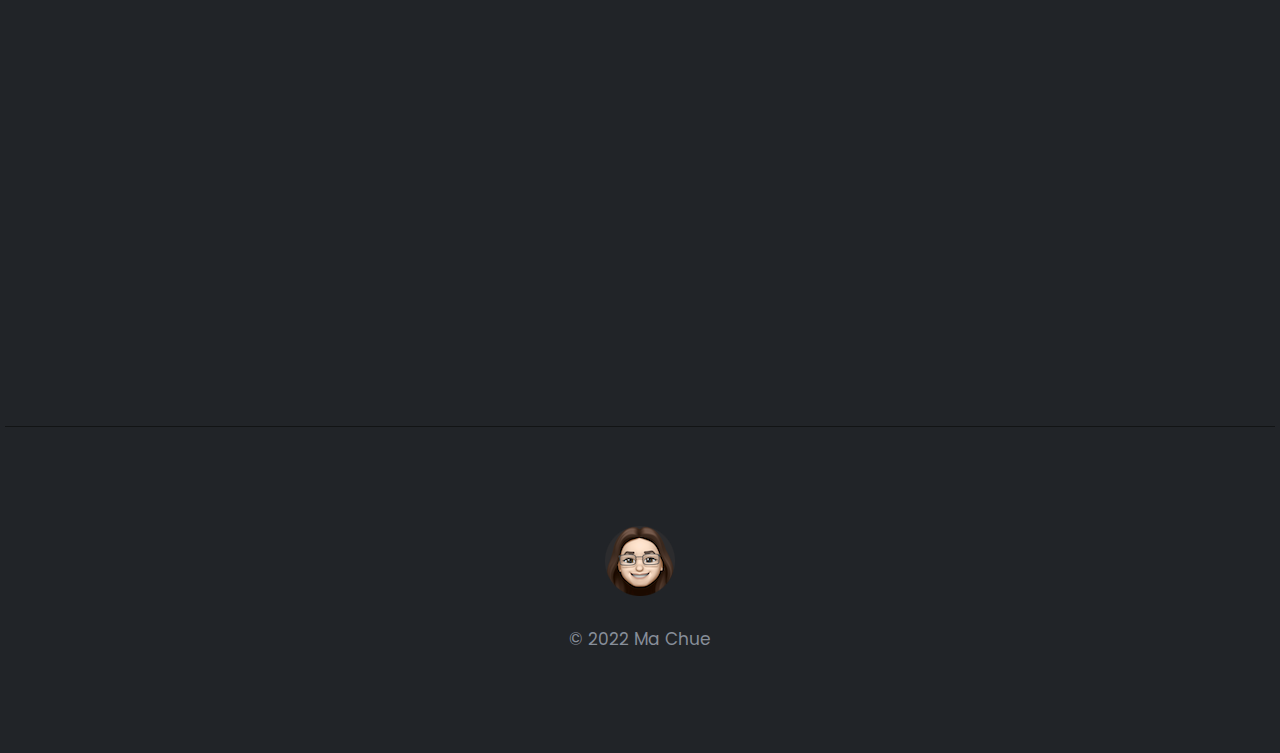
<file: module_contents/ia.html>
<!DOCTYPE html>
<html lang="en">

<head>
    <meta charset="utf-8">
    <meta http-equiv="x-ua-compatible" content="ie=edge">
    <title>Chue's Personal Profile</title>
    <meta name="robots" content="noindex, follow" />
    <meta name="description" content="">
    <meta name="viewport" content="width=device-width, initial-scale=1, shrink-to-fit=no">
    <!-- Favicon -->
    <link rel="shortcut icon" type="image/x-icon" href="../assets/images/logo/logo.png">
    <!-- CSS 
    ============================================ -->
    <link rel="stylesheet" href="../assets/css/vendor/bootstrap.min.css">
    <link rel="stylesheet" href="../assets/css/vendor/slick.css">
    <link rel="stylesheet" href="../assets/css/vendor/slick-theme.css">
    <link rel="stylesheet" href="../assets/css/vendor/aos.css">
    <link rel="stylesheet" href="../assets/css/plugins/feature.css">
    <!-- Style css -->
    <link rel="stylesheet" href="../assets/css/style.css">
</head>

<body class="template-color-1 spybody" data-spy="scroll" data-target=".navbar-example2" data-offset="70">

    <!-- Start Header -->
    <header class="rn-header haeder-default black-logo-version header--fixed header--sticky">
        <div class="header-wrapper rn-popup-mobile-menu m--0 row align-items-center">
            <!-- Start Header Left -->
            <div class="col-lg-2 col-6">
                <div class="header-left">
                    <div class="logo">
                        <a href="../index.html">
                            <img src="../assets/images/logo/logo.png" alt="logo">
                        </a>
                    </div>
                </div>
            </div>
            <!-- End Header Left -->
            <!-- Start Header Center -->
            <div class="col-lg-10 col-6">
                <div class="header-center">
                    <nav id="sideNav" class="mainmenu-nav navbar-example2 d-none d-xl-block">
                        <!-- Start Mainmanu Nav -->
                        <ul class="primary-menu nav nav-pills">
                            <li class="nav-item"><a class="nav-link smoth-animation" href="#unit1">Unit 1</a></li>
                            <li class="nav-item"><a class="nav-link smoth-animation" href="#unit2">Unit 2</a></li>
                            <li class="nav-item"><a class="nav-link smoth-animation" href="#unit3">Unit 3</a></li>
                            <li class="nav-item"><a class="nav-link smoth-animation" href="#unit4">Unit 4</a></li>
                            <li class="nav-item"><a class="nav-link smoth-animation" href="#unit5">Unit 5</a></li>
                            <li class="nav-item"><a class="nav-link smoth-animation" href="#unit6">Unit 6</a></li>
                            <li class="nav-item"><a class="nav-link smoth-animation" href="#unit7">Unit 7</a></li>
                            <li class="nav-item"><a class="nav-link smoth-animation" href="#unit8">Unit 8</a></li>
                            <li class="nav-item"><a class="nav-link smoth-animation" href="#unit9">Unit 9</a></li>
                            <li class="nav-item"><a class="nav-link smoth-animation" href="#unit10">Unit 10</a></li>
                            <li class="nav-item"><a class="nav-link smoth-animation" href="#unit11">Unit 11</a></li>
                            <li class="nav-item"><a class="nav-link smoth-animation" href="#unit12">Unit 12</a></li>
                        </ul>
                        <!-- End Mainmanu Nav -->
                    </nav>
                    <!-- Start Header Right  -->
                    <div class="header-right">
                        <a class="rn-btn" href="../index.html#modules"><span>Modules</span></a>
                        <div class="hamberger-menu d-block d-xl-none">
                            <i id="menuBtn" class="feather-menu humberger-menu"></i>
                        </div>
                        <div class="close-menu d-block">
                            <span class="closeTrigger">
                            <i data-feather="x"></i>
                        </span>
                        </div>
                    </div>
                    <!-- End Header Right  -->
                </div>
            </div>
            <!-- End Header Center -->
        </div>
    </header>
    <!-- End Header Area -->

    <!-- Start Popup Mobile Menu  -->
    <div class="popup-mobile-menu">
        <div class="inner">
            <div class="menu-top">
                <div class="menu-header">
                    <a href="../index.html#modules"><span style="color: #ff014f;">Modules</span></a>
                    <div class="close-button">
                        <button class="close-menu-activation close"><i data-feather="x"></i></button>
                    </div>
                </div>
            </div>
            <div class="content">
                <ul class="primary-menu nav nav-pills">
                    <li class="nav-item"><a class="nav-link smoth-animation" href="#unit1">Unit 1</a></li>
                    <li class="nav-item"><a class="nav-link smoth-animation" href="#unit2">Unit 2</a></li>
                    <li class="nav-item"><a class="nav-link smoth-animation" href="#unit3">Unit 3</a></li>
                    <li class="nav-item"><a class="nav-link smoth-animation" href="#unit4">Unit 4</a></li>
                    <li class="nav-item"><a class="nav-link smoth-animation" href="#unit5">Unit 5</a></li>
                    <li class="nav-item"><a class="nav-link smoth-animation" href="#unit6">Unit 6</a></li>
                    <li class="nav-item"><a class="nav-link smoth-animation" href="#unit7">Unit 7</a></li>
                    <li class="nav-item"><a class="nav-link smoth-animation" href="#unit8">Unit 8</a></li>
                    <li class="nav-item"><a class="nav-link smoth-animation" href="#unit9">Unit 9</a></li>
                    <li class="nav-item"><a class="nav-link smoth-animation" href="#unit10">Unit 10</a></li>
                    <li class="nav-item"><a class="nav-link smoth-animation" href="#unit11">Unit 11</a></li>
                    <li class="nav-item"><a class="nav-link smoth-animation" href="#unit12">Unit 12</a></li>
                </ul>
                <!-- social sharea area -->
                <div class="social-share-style-1 mt--40">
                    <span class="title">Contact me</span>
                    <ul class="social-share d-flex liststyle">
                        <li class="mail">
                            <a href="mailto:mc22323@essex.ac.uk">
                                <svg xmlns="http://www.w3.org/2000/svg" width="24" height="24" viewBox="0 0 24 24" fill="none" stroke="currentColor" stroke-width="2" stroke-linecap="round" stroke-linejoin="round" class="feather feather-mail"><path d="M4 4h16c1.1 0 2 .9 2 2v12c0 1.1-.9 2-2 2H4c-1.1 0-2-.9-2-2V6c0-1.1.9-2 2-2z"></path><polyline points="22,6 12,13 2,6"></polyline></svg>
                            </a>
                        </li>
                        <li class="github">
                            <a href="https://github.com/MaChue">
                                <svg xmlns="http://www.w3.org/2000/svg" width="24" height="24" viewBox="0 0 24 24" fill="none" stroke="currentColor" stroke-width="2" stroke-linecap="round" stroke-linejoin="round" class="feather feather-github"><path d="M9 19c-5 1.5-5-2.5-7-3m14 6v-3.87a3.37 3.37 0 0 0-.94-2.61c3.14-.35 6.44-1.54 6.44-7A5.44 5.44 0 0 0 20 4.77 5.07 5.07 0 0 0 19.91 1S18.73.65 16 2.48a13.38 13.38 0 0 0-7 0C6.27.65 5.09 1 5.09 1A5.07 5.07 0 0 0 5 4.77a5.44 5.44 0 0 0-1.5 3.78c0 5.42 3.3 6.61 6.44 7A3.37 3.37 0 0 0 9 18.13V22"></path></svg>
                            </a>
                        </li>
                        <li class="linkedin">
                            <a href="https://www.linkedin.com/in/ma-chue">
                                <svg xmlns="http://www.w3.org/2000/svg" width="24" height="24" viewBox="0 0 24 24" fill="none" stroke="currentColor" stroke-width="2" stroke-linecap="round" stroke-linejoin="round" class="feather feather-linkedin">
                                        <path d="M16 8a6 6 0 0 1 6 6v7h-4v-7a2 2 0 0 0-2-2 2 2 0 0 0-2 2v7h-4v-7a6 6 0 0 1 6-6z"></path>
                                        <rect x="2" y="9" width="4" height="12"></rect>
                                        <circle cx="4" cy="4" r="2"></circle>
                                </svg>
                            </a>
                        </li>
                    </ul>
                </div>
                <!-- end -->
            </div>
        </div>
    </div>
    <!-- End Popup Mobile Menu  -->


    <main class="main-page-wrapper">

        <!-- Unit area Start -->
        <div class="rn-blog-area rn-section-gap section-separator" id="unit1">
            <div class="container">
                <div class="row">
                    <div class="col-lg-12">
                        <div data-aos="fade-up" data-aos-duration="500" data-aos-delay="100" data-aos-once="true" class="section-title text-left">
                            <h4 class="title" style="color: #ff014f;">Unit 1</h4>
                        </div>
                    </div>
                </div>
                <div data-aos="fade-up" data-aos-duration="500" data-aos-delay="100" data-aos-once="true" class="modal-body">
                    <div class="news-details">
                        <span>In unit 1, we have learned:<span>
                        <ul style="list-style-type:disc;">                             
                            <li>To Identify</li>
                            <li>To Identify</li>
                        </ul>
                        <p>
                            <h4>Activities</h4>
                            <ul style="list-style-type:disc;">
                                <li>To Identify</li>
                            </ul>
                        </p>
                        <p>
                            <h4>Learning Outcomes</h4>
                            <ul style="list-style-type:disc;">
                                <li>To Identify</li>
                            </ul>
                        </p>
                        <p>
                            <h4>Challenges and Difficulties</h4>
                            <ul style="list-style-type:disc;">
                                <li>To Identify</li>
                            </ul>
                        </p>
                    </div>
                </div>
                    <!-- End of .modal-body -->
            </div>
        </div>
        <!-- End Unit area -->

        <!-- Unit area Start -->
        <div class="rn-blog-area rn-section-gap section-separator" id="unit2">
            <div class="container">
                <div class="row">
                    <div class="col-lg-12">
                        <div data-aos="fade-up" data-aos-duration="500" data-aos-delay="100" data-aos-once="true" class="section-title text-left">
                            <h4 class="title" style="color: #ff014f;">Unit 2</h4>
                        </div>
                    </div>
                </div>
                <div data-aos="fade-up" data-aos-duration="500" data-aos-delay="100" data-aos-once="true" class="modal-body">
                    <div class="news-details">
                        <p>To Do: To define brief description of the module</p>
                        <h4>Learning Outcomes</h4>
                        <p>To Do: To list down outcomes of learning this module</p>
                        <h4>Activities</h4>
                        <p>To Do: To list down the activities of this module</p>
                        <h4>Assignments</h4>
                        <p>To Do: To briefly explain the assignments of this module</p>
                    </div>
                </div>
                    <!-- End of .modal-body -->
            </div>
        </div>
        <!-- End Unit area -->

        <!-- Unit area Start -->
        <div class="rn-blog-area rn-section-gap section-separator" id="unit3">
            <div class="container">
                <div class="row">
                    <div class="col-lg-12">
                        <div data-aos="fade-up" data-aos-duration="500" data-aos-delay="100" data-aos-once="true" class="section-title text-left">
                            <h4 class="title" style="color: #ff014f;">Unit 3</h4>
                        </div>
                    </div>
                </div>
                <div data-aos="fade-up" data-aos-duration="500" data-aos-delay="100" data-aos-once="true" class="modal-body">
                    <div class="news-details">
                        <p>To Do: To define brief description of the module</p>
                        <h4>Learning Outcomes</h4>
                        <p>To Do: To list down outcomes of learning this module</p>
                        <h4>Activities</h4>
                        <p>To Do: To list down the activities of this module</p>
                        <h4>Assignments</h4>
                        <p>To Do: To briefly explain the assignments of this module</p>
                    </div>
                </div>
                    <!-- End of .modal-body -->
            </div>
        </div>
        <!-- End Unit area -->

        <!-- Unit area Start -->
        <div class="rn-blog-area rn-section-gap section-separator" id="unit4">
            <div class="container">
                <div class="row">
                    <div class="col-lg-12">
                        <div data-aos="fade-up" data-aos-duration="500" data-aos-delay="100" data-aos-once="true" class="section-title text-left">
                            <h4 class="title" style="color: #ff014f;">Unit 4</h4>
                        </div>
                    </div>
                </div>
                <div data-aos="fade-up" data-aos-duration="500" data-aos-delay="100" data-aos-once="true" class="modal-body">
                    <div class="news-details">
                        <p>To Do: To define brief description of the module</p>
                        <h4>Learning Outcomes</h4>
                        <p>To Do: To list down outcomes of learning this module</p>
                        <h4>Activities</h4>
                        <p>To Do: To list down the activities of this module</p>
                        <h4>Assignments</h4>
                        <p>To Do: To briefly explain the assignments of this module</p>
                    </div>
                </div>
                    <!-- End of .modal-body -->
            </div>
        </div>
        <!-- End Unit area -->

        <!-- Unit area Start -->
        <div class="rn-blog-area rn-section-gap section-separator" id="unit5">
            <div class="container">
                <div class="row">
                    <div class="col-lg-12">
                        <div data-aos="fade-up" data-aos-duration="500" data-aos-delay="100" data-aos-once="true" class="section-title text-left">
                            <h4 class="title" style="color: #ff014f;">Unit 5</h4>
                        </div>
                    </div>
                </div>
                <div data-aos="fade-up" data-aos-duration="500" data-aos-delay="100" data-aos-once="true" class="modal-body">
                    <div class="news-details">
                        <p>To Do: To define brief description of the module</p>
                        <h4>Learning Outcomes</h4>
                        <p>To Do: To list down outcomes of learning this module</p>
                        <h4>Activities</h4>
                        <p>To Do: To list down the activities of this module</p>
                        <h4>Assignments</h4>
                        <p>To Do: To briefly explain the assignments of this module</p>
                    </div>
                </div>
                    <!-- End of .modal-body -->
            </div>
        </div>
        <!-- End Unit area -->

        <!-- Unit area Start -->
        <div class="rn-blog-area rn-section-gap section-separator" id="unit6">
            <div class="container">
                <div class="row">
                    <div class="col-lg-12">
                        <div data-aos="fade-up" data-aos-duration="500" data-aos-delay="100" data-aos-once="true" class="section-title text-left">
                            <h4 class="title" style="color: #ff014f;">Unit 6</h4>
                        </div>
                    </div>
                </div>
                <div data-aos="fade-up" data-aos-duration="500" data-aos-delay="100" data-aos-once="true" class="modal-body">
                    <div class="news-details">
                        <p>To Do: To define brief description of the module</p>
                        <h4>Learning Outcomes</h4>
                        <p>To Do: To list down outcomes of learning this module</p>
                        <h4>Activities</h4>
                        <p>To Do: To list down the activities of this module</p>
                        <h4>Assignments</h4>
                        <p>To Do: To briefly explain the assignments of this module</p>
                    </div>
                </div>
                    <!-- End of .modal-body -->
            </div>
        </div>
        <!-- End Unit area -->

        <!-- Unit area Start -->
        <div class="rn-blog-area rn-section-gap section-separator" id="unit7">
            <div class="container">
                <div class="row">
                    <div class="col-lg-12">
                        <div data-aos="fade-up" data-aos-duration="500" data-aos-delay="100" data-aos-once="true" class="section-title text-left">
                            <h4 class="title" style="color: #ff014f;">Unit 7</h4>
                        </div>
                    </div>
                </div>
                <div data-aos="fade-up" data-aos-duration="500" data-aos-delay="100" data-aos-once="true" class="modal-body">
                    <div class="news-details">
                        <p>To Do: To define brief description of the module</p>
                        <h4>Learning Outcomes</h4>
                        <p>To Do: To list down outcomes of learning this module</p>
                        <h4>Activities</h4>
                        <p>To Do: To list down the activities of this module</p>
                        <h4>Assignments</h4>
                        <p>To Do: To briefly explain the assignments of this module</p>
                    </div>
                </div>
                    <!-- End of .modal-body -->
            </div>
        </div>
        <!-- End Unit area -->

        <!-- Unit area Start -->
        <div class="rn-blog-area rn-section-gap section-separator" id="unit8">
            <div class="container">
                <div class="row">
                    <div class="col-lg-12">
                        <div data-aos="fade-up" data-aos-duration="500" data-aos-delay="100" data-aos-once="true" class="section-title text-left">
                            <h4 class="title" style="color: #ff014f;">Unit 8</h4>
                        </div>
                    </div>
                </div>
                <div data-aos="fade-up" data-aos-duration="500" data-aos-delay="100" data-aos-once="true" class="modal-body">
                    <div class="news-details">
                        <p>To Do: To define brief description of the module</p>
                        <h4>Learning Outcomes</h4>
                        <p>To Do: To list down outcomes of learning this module</p>
                        <h4>Activities</h4>
                        <p>To Do: To list down the activities of this module</p>
                        <h4>Assignments</h4>
                        <p>To Do: To briefly explain the assignments of this module</p>
                    </div>
                </div>
                <!-- End of .modal-body -->
            </div>
        </div>
        <!-- End Unit area -->

        <!-- Unit area Start -->
        <div class="rn-blog-area rn-section-gap section-separator" id="unit9">
            <div class="container">
                <div class="row">
                    <div class="col-lg-12">
                        <div data-aos="fade-up" data-aos-duration="500" data-aos-delay="100" data-aos-once="true" class="section-title text-left">
                            <h4 class="title" style="color: #ff014f;">Unit 9</h4>
                        </div>
                    </div>
                </div>
                <div data-aos="fade-up" data-aos-duration="500" data-aos-delay="100" data-aos-once="true" class="modal-body">
                    <div class="news-details">
                        <p>To Do: To define brief description of the module</p>
                        <h4>Learning Outcomes</h4>
                        <p>To Do: To list down outcomes of learning this module</p>
                        <h4>Activities</h4>
                        <p>To Do: To list down the activities of this module</p>
                        <h4>Assignments</h4>
                        <p>To Do: To briefly explain the assignments of this module</p>
                    </div>
                </div>
                    <!-- End of .modal-body -->
            </div>
        </div>
        <!-- End Unit area -->

        <!-- Unit area Start -->
        <div class="rn-blog-area rn-section-gap section-separator" id="unit10">
            <div class="container">
                <div class="row">
                    <div class="col-lg-12">
                        <div data-aos="fade-up" data-aos-duration="500" data-aos-delay="100" data-aos-once="true" class="section-title text-left">
                            <h4 class="title" style="color: #ff014f;">Unit 10</h4>
                        </div>
                    </div>
                </div>
                <div data-aos="fade-up" data-aos-duration="500" data-aos-delay="100" data-aos-once="true" class="modal-body">
                    <div class="news-details">
                        <p>To Do: To define brief description of the module</p>
                        <h4>Learning Outcomes</h4>
                        <p>To Do: To list down outcomes of learning this module</p>
                        <h4>Activities</h4>
                        <p>To Do: To list down the activities of this module</p>
                        <h4>Assignments</h4>
                        <p>To Do: To briefly explain the assignments of this module</p>
                    </div>
                </div>
                    <!-- End of .modal-body -->
            </div>
        </div>
        <!-- End Unit area -->

        <!-- Unit area Start -->
        <div class="rn-blog-area rn-section-gap section-separator" id="unit11">
            <div class="container">
                <div class="row">
                    <div class="col-lg-12">
                        <div data-aos="fade-up" data-aos-duration="500" data-aos-delay="100" data-aos-once="true" class="section-title text-left">
                            <h4 class="title" style="color: #ff014f;">Unit 11</h4>
                        </div>
                    </div>
                </div>
                <div data-aos="fade-up" data-aos-duration="500" data-aos-delay="100" data-aos-once="true" class="modal-body">
                    <div class="news-details">
                        <p>To Do: To define brief description of the module</p>
                        <h4>Learning Outcomes</h4>
                        <p>To Do: To list down outcomes of learning this module</p>
                        <h4>Activities</h4>
                        <p>To Do: To list down the activities of this module</p>
                        <h4>Assignments</h4>
                        <p>To Do: To briefly explain the assignments of this module</p>
                    </div>
                </div>
                    <!-- End of .modal-body -->
            </div>
        </div>
        <!-- End Unit area -->

        <!-- Unit area Start -->
        <div class="rn-blog-area rn-section-gap section-separator" id="unit12">
            <div class="container">
                <div class="row">
                    <div class="col-lg-12">
                        <div data-aos="fade-up" data-aos-duration="500" data-aos-delay="100" data-aos-once="true" class="section-title text-left">
                            <h4 class="title" style="color: #ff014f;">Unit 12</h4>
                        </div>
                    </div>
                </div>
                <div data-aos="fade-up" data-aos-duration="500" data-aos-delay="100" data-aos-once="true" class="modal-body">
                    <div class="news-details">
                        <p>To Do: To define brief description of the module</p>
                        <h4>Learning Outcomes</h4>
                        <p>To Do: To list down outcomes of learning this module</p>
                        <h4>Activities</h4>
                        <p>To Do: To list down the activities of this module</p>
                        <h4>Assignments</h4>
                        <p>To Do: To briefly explain the assignments of this module</p>
                    </div>
                </div>
                    <!-- End of .modal-body -->
            </div>
        </div>
        <!-- End Unit area -->

        <!-- Back to  top Start -->
        <div class="backto-top">
            <div>
                <i data-feather="arrow-up"></i>
            </div>
        </div>
        <!-- Back to top end -->

    </main>

    <!-- Start Footer Area -->
    <div class="rn-footer-area rn-section-gap section-separator">
        <div class="container">
            <div class="row">
                <div class="col-lg-12">
                    <div class="footer-area text-center">

                        <div class="logo">
                            <a href="../index.html">
                                <img src="../assets/images/logo/logo.png" alt="logo">
                            </a>
                        </div>

                        <p class="description mt--30">© 2022 Ma Chue</p>
                    </div>
                </div>
            </div>
        </div>
    </div>
    <!-- End Footer Area -->

    <!-- JS ============================================ -->
    <script src="../assets/js/vendor/jquery.js"></script>
    <script src="../assets/js/vendor/modernizer.min.js"></script>
    <script src="../assets/js/vendor/feather.min.js"></script>
    <script src="../assets/js/vendor/slick.min.js"></script>
    <script src="../assets/js/vendor/bootstrap.js"></script>
    <script src="../assets/js/vendor/text-type.js"></script>
    <script src="../assets/js/vendor/wow.js"></script>
    <script src="../assets/js/vendor/aos.js"></script>
    <script src="../assets/js/vendor/particles.js"></script>
    <!-- main JS -->
    <script src="../assets/js/main.js"></script>
</body>

</html>
</file>
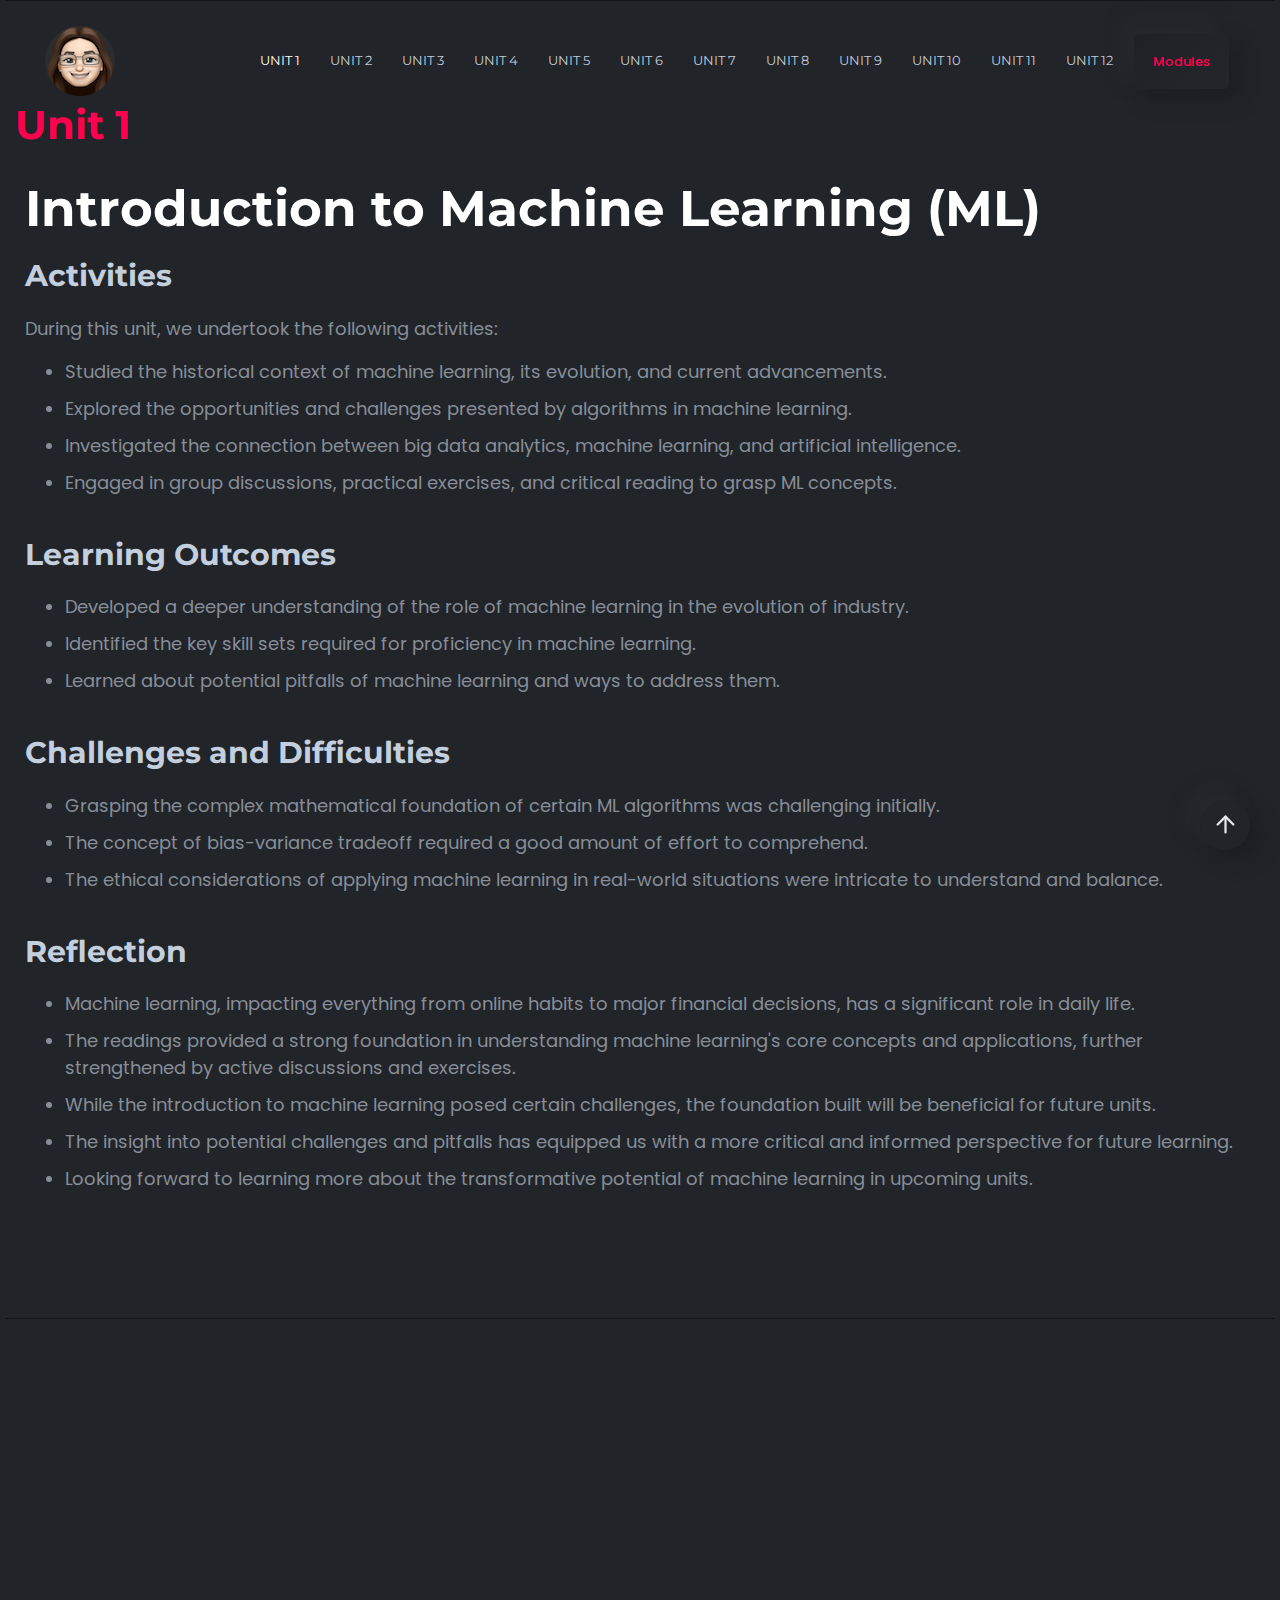
<file: module_contents/ml.html>
<!DOCTYPE html>
<html lang="en">

<head>
    <meta charset="utf-8">
    <meta http-equiv="x-ua-compatible" content="ie=edge">
    <title>Chue's Personal Profile</title>
    <meta name="robots" content="noindex, follow" />
    <meta name="description" content="">
    <meta name="viewport" content="width=device-width, initial-scale=1, shrink-to-fit=no">
    <!-- Favicon -->
    <link rel="shortcut icon" type="image/x-icon" href="../assets/images/logo/logo.png">
    <!-- CSS 
    ============================================ -->
    <link rel="stylesheet" href="../assets/css/vendor/bootstrap.min.css">
    <link rel="stylesheet" href="../assets/css/vendor/slick.css">
    <link rel="stylesheet" href="../assets/css/vendor/slick-theme.css">
    <link rel="stylesheet" href="../assets/css/vendor/aos.css">
    <link rel="stylesheet" href="../assets/css/plugins/feature.css">
    <!-- Style css -->
    <link rel="stylesheet" href="../assets/css/style.css">
</head>

<body class="template-color-1 spybody" data-spy="scroll" data-target=".navbar-example2" data-offset="70">

    <!-- Start Header -->
    <header class="rn-header haeder-default black-logo-version header--fixed header--sticky">
        <div class="header-wrapper rn-popup-mobile-menu m--0 row align-items-center">
            <!-- Start Header Left -->
            <div class="col-lg-2 col-6">
                <div class="header-left">
                    <div class="logo">
                        <a href="../index.html">
                            <img src="../assets/images/logo/logo.png" alt="logo">
                        </a>
                    </div>
                </div>
            </div>
            <!-- End Header Left -->
            <!-- Start Header Center -->
            <div class="col-lg-10 col-6">
                <div class="header-center">
                    <nav id="sideNav" class="mainmenu-nav navbar-example2 d-none d-xl-block">
                        <!-- Start Mainmanu Nav -->
                        <ul class="primary-menu nav nav-pills">
                            <li class="nav-item"><a class="nav-link smoth-animation" href="#unit1">Unit 1</a></li>
                            <li class="nav-item"><a class="nav-link smoth-animation" href="#unit2">Unit 2</a></li>
                            <li class="nav-item"><a class="nav-link smoth-animation" href="#unit3">Unit 3</a></li>
                            <li class="nav-item"><a class="nav-link smoth-animation" href="#unit4">Unit 4</a></li>
                            <li class="nav-item"><a class="nav-link smoth-animation" href="#unit5">Unit 5</a></li>
                            <li class="nav-item"><a class="nav-link smoth-animation" href="#unit6">Unit 6</a></li>
                            <li class="nav-item"><a class="nav-link smoth-animation" href="#unit7">Unit 7</a></li>
                            <li class="nav-item"><a class="nav-link smoth-animation" href="#unit8">Unit 8</a></li>
                            <li class="nav-item"><a class="nav-link smoth-animation" href="#unit9">Unit 9</a></li>
                            <li class="nav-item"><a class="nav-link smoth-animation" href="#unit10">Unit 10</a></li>
                            <li class="nav-item"><a class="nav-link smoth-animation" href="#unit11">Unit 11</a></li>
                            <li class="nav-item"><a class="nav-link smoth-animation" href="#unit12">Unit 12</a></li>
                        </ul>
                        <!-- End Mainmanu Nav -->
                    </nav>
                    <!-- Start Header Right  -->
                    <div class="header-right">
                        <a class="rn-btn" href="../index.html#modules"><span>Modules</span></a>
                        <div class="hamberger-menu d-block d-xl-none">
                            <i id="menuBtn" class="feather-menu humberger-menu"></i>
                        </div>
                        <div class="close-menu d-block">
                            <span class="closeTrigger">
                                <i data-feather="x"></i>
                            </span>
                        </div>
                    </div>
                    <!-- End Header Right  -->
                </div>
            </div>
            <!-- End Header Center -->
        </div>
    </header>
    <!-- End Header Area -->

    <!-- Start Popup Mobile Menu  -->
    <div class="popup-mobile-menu">
        <div class="inner">
            <div class="menu-top">
                <div class="menu-header">
                    <a href="../index.html#modules"><span style="color: #ff014f;">Modules</span></a>
                    <div class="close-button">
                        <button class="close-menu-activation close"><i data-feather="x"></i></button>
                    </div>
                </div>
            </div>
            <div class="content">
                <ul class="primary-menu nav nav-pills">
                    <li class="nav-item"><a class="nav-link smoth-animation" href="#unit1">Unit 1</a></li>
                    <li class="nav-item"><a class="nav-link smoth-animation" href="#unit2">Unit 2</a></li>
                    <li class="nav-item"><a class="nav-link smoth-animation" href="#unit3">Unit 3</a></li>
                    <li class="nav-item"><a class="nav-link smoth-animation" href="#unit4">Unit 4</a></li>
                    <li class="nav-item"><a class="nav-link smoth-animation" href="#unit5">Unit 5</a></li>
                    <li class="nav-item"><a class="nav-link smoth-animation" href="#unit6">Unit 6</a></li>
                    <li class="nav-item"><a class="nav-link smoth-animation" href="#unit7">Unit 7</a></li>
                    <li class="nav-item"><a class="nav-link smoth-animation" href="#unit8">Unit 8</a></li>
                    <li class="nav-item"><a class="nav-link smoth-animation" href="#unit9">Unit 9</a></li>
                    <li class="nav-item"><a class="nav-link smoth-animation" href="#unit10">Unit 10</a></li>
                    <li class="nav-item"><a class="nav-link smoth-animation" href="#unit11">Unit 11</a></li>
                    <li class="nav-item"><a class="nav-link smoth-animation" href="#unit12">Unit 12</a></li>
                </ul>
                <!-- social sharea area -->
                <div class="social-share-style-1 mt--40">
                    <span class="title">Contact me</span>
                    <ul class="social-share d-flex liststyle">
                        <li class="mail">
                            <a href="mailto:mc22323@essex.ac.uk">
                                <svg xmlns="http://www.w3.org/2000/svg" width="24" height="24" viewBox="0 0 24 24"
                                    fill="none" stroke="currentColor" stroke-width="2" stroke-linecap="round"
                                    stroke-linejoin="round" class="feather feather-mail">
                                    <path
                                        d="M4 4h16c1.1 0 2 .9 2 2v12c0 1.1-.9 2-2 2H4c-1.1 0-2-.9-2-2V6c0-1.1.9-2 2-2z">
                                    </path>
                                    <polyline points="22,6 12,13 2,6"></polyline>
                                </svg>
                            </a>
                        </li>
                        <li class="github">
                            <a href="https://github.com/MaChue">
                                <svg xmlns="http://www.w3.org/2000/svg" width="24" height="24" viewBox="0 0 24 24"
                                    fill="none" stroke="currentColor" stroke-width="2" stroke-linecap="round"
                                    stroke-linejoin="round" class="feather feather-github">
                                    <path
                                        d="M9 19c-5 1.5-5-2.5-7-3m14 6v-3.87a3.37 3.37 0 0 0-.94-2.61c3.14-.35 6.44-1.54 6.44-7A5.44 5.44 0 0 0 20 4.77 5.07 5.07 0 0 0 19.91 1S18.73.65 16 2.48a13.38 13.38 0 0 0-7 0C6.27.65 5.09 1 5.09 1A5.07 5.07 0 0 0 5 4.77a5.44 5.44 0 0 0-1.5 3.78c0 5.42 3.3 6.61 6.44 7A3.37 3.37 0 0 0 9 18.13V22">
                                    </path>
                                </svg>
                            </a>
                        </li>
                        <li class="linkedin">
                            <a href="https://www.linkedin.com/in/ma-chue">
                                <svg xmlns="http://www.w3.org/2000/svg" width="24" height="24" viewBox="0 0 24 24"
                                    fill="none" stroke="currentColor" stroke-width="2" stroke-linecap="round"
                                    stroke-linejoin="round" class="feather feather-linkedin">
                                    <path
                                        d="M16 8a6 6 0 0 1 6 6v7h-4v-7a2 2 0 0 0-2-2 2 2 0 0 0-2 2v7h-4v-7a6 6 0 0 1 6-6z">
                                    </path>
                                    <rect x="2" y="9" width="4" height="12"></rect>
                                    <circle cx="4" cy="4" r="2"></circle>
                                </svg>
                            </a>
                        </li>
                    </ul>
                </div>
                <!-- end -->
            </div>
        </div>
    </div>
    <!-- End Popup Mobile Menu  -->


    <main class="main-page-wrapper">

        <!-- Unit area Start -->
        <div class="rn-blog-area rn-section-gap section-separator" id="unit1">
            <div class="container">
                <div class="row">
                    <div class="col-lg-12">
                        <div data-aos="fade-up" data-aos-duration="500" data-aos-delay="100" data-aos-once="true"
                            class="section-title text-left">
                            <h4 class="title" style="color: #ff014f;">Unit 1</h4>
                        </div>
                    </div>
                </div>
                <div data-aos="fade-up" data-aos-duration="500" data-aos-delay="100" data-aos-once="true"
                    class="modal-body">
                    <div class="news-details">
                        <h3>Introduction to Machine Learning (ML)</h3>
                        <h4>Activities</h4>
                        During this unit, we undertook the following activities:
                        <ul style="list-style-type:disc;">
                            <li>Studied the historical context of machine learning, its evolution, and current
                                advancements.</li>
                            <li>Explored the opportunities and challenges presented by algorithms in machine learning.
                            </li>
                            <li>Investigated the connection between big data analytics, machine learning, and artificial
                                intelligence.</li>
                            <li>Engaged in group discussions, practical exercises, and critical reading to grasp ML
                                concepts.</li>
                        </ul>
                        </p>
                        <p>
                        <h4>Learning Outcomes</h4>
                        <ul style="list-style-type:disc;">
                            <li>Developed a deeper understanding of the role of machine learning in the evolution of
                                industry.</li>
                            <li>Identified the key skill sets required for proficiency in machine learning.</li>
                            <li>Learned about potential pitfalls of machine learning and ways to address them.</li>
                        </ul>
                        </p>
                        <p>
                        <h4>Challenges and Difficulties</h4>
                        <ul style="list-style-type:disc;">
                            <li>Grasping the complex mathematical foundation of certain ML algorithms was challenging
                                initially.</li>
                            <li>The concept of bias-variance tradeoff required a good amount of effort to comprehend.
                            </li>
                            <li>The ethical considerations of applying machine learning in real-world situations were
                                intricate to understand and balance.</li>
                        </ul>
                        </p>
                        <p>
                        <h4>Reflection</h4>
                        <ul style="list-style-type:disc;">
                            <li>Machine learning, impacting everything from online habits to major financial decisions,
                                has a significant role in daily life.</li>
                            <li>The readings provided a strong foundation in understanding machine learning's core
                                concepts and applications, further strengthened by active discussions and exercises.
                            </li>
                            <li>While the introduction to machine learning posed certain challenges, the foundation
                                built will be beneficial for future units.</li>
                            <li>The insight into potential challenges and pitfalls has equipped us with a more critical
                                and informed perspective for future learning.</li>
                            <li>Looking forward to learning more about the transformative potential of machine learning
                                in upcoming units.</li>
                        </ul>
                        </p>

                    </div>
                </div>
                <!-- End of .modal-body -->
            </div>
        </div>
        <!-- End Unit area -->

        <!-- Unit area Start -->
        <div class="rn-blog-area rn-section-gap section-separator" id="unit2">
            <div class="container">
                <div class="row">
                    <div class="col-lg-12">
                        <div data-aos="fade-up" data-aos-duration="500" data-aos-delay="100" data-aos-once="true"
                            class="section-title text-left">
                            <h4 class="title" style="color: #ff014f;">Unit 2</h4>
                        </div>
                    </div>
                </div>
                <div data-aos="fade-up" data-aos-duration="500" data-aos-delay="100" data-aos-once="true"
                    class="modal-body">
                    <div class="news-details">
                        <h3>Exploratory Data Analysis</h3>
                        <h4>Activities</h4>
                        <ul style="list-style-type:disc;">
                            <li>Understanding the steps involved with Exploratory Data Analysis (EDA).</li>
                            <li>Getting familiar with understanding a dataset through feature exploration.</li>
                            <li>Learning how to spot anomalies within the dataset.</li>
                            <li>Learning visual analysis of the dataset.</li>
                        </ul>

                        <h4>Learning Outcomes</h4>
                        <ul style="list-style-type:disc;">
                            <li>Ability to undertake basic EDA.</li>
                            <li>Better understanding of the dataset.</li>
                            <li>Proficiency in preparing the dataset for machine learning.</li>
                        </ul>

                        <h4>Challenges and Difficulties</h4>
                        <ul style="list-style-type:disc;">
                            <li>Understanding the Concept: Fully grasping the concept of Exploratory Data Analysis (EDA)
                                was initially challenging due to its wide array of techniques and approaches. By going
                                through the readings multiple times and engaging in additional online tutorials, I was
                                able to develop a solid understanding of EDA.</li>
                            <li>Dealing with Unclean Data: The datasets I worked with occasionally contained missing
                                values, inconsistent entries, and outliers, posing a challenge during the practical
                                application of EDA. Through the application of various data cleaning techniques such as
                                filling missing values, removing duplicates, and handling outliers, I was able to
                                improve the quality of my data analysis.</li>
                            <li>Visual Analysis: I initially struggled with applying visual analysis for EDA
                                effectively. Understanding how to use various graphs and charts to explore and
                                understand data was complex. However, by choosing the right visual representation
                                depending on the nature of the data and the insights I aimed to extract, I was able to
                                improve this skill over time.</li>
                        </ul>
                        <h4>Additional Reading</h4>
                        <ul style="list-style-type:disc;">
                            <li>Miroslav, K. (2021) An Introduction to Machine Learning. 3rd Ed. Springer. Chapter 1.4.
                            </li>
                            <li>Patil, P. (2018) What is Exploratory Data Analysis?</li>
                            <li>Harmadi, A. (2021) 10 Things to do when conducting your Exploratory Data Analysis (EDA).
                            </li>
                            <li>Mostak, T. (2021) How Visualization is Transforming Exploratory Data Analysis.</li>
                        </ul>
                        <h4>Reflections</h4>
                        <ul style="list-style-type:disc;">
                            <li>Understanding EDA: Exploratory Data Analysis was initially challenging. But after
                                revisiting the study materials and supplementing it with additional online tutorials, I
                                got a solid grip on the EDA concepts.</li>
                            <li>Handling Data: The hands-on experience of dealing with unclean data provided me with
                                practical insights. I learned various data cleaning techniques, enhancing my
                                problem-solving skills in real-world scenarios.</li>
                            <li>Visual Analysis: Initially, I struggled with applying visual analysis effectively. With
                                practice, I got better at choosing the right visual representations, which in turn
                                improved my understanding of data.</li>
                        </ul>
                    </div>
                </div>
                <!-- End of .modal-body -->
            </div>
        </div>
        <!-- End Unit area -->

        <!-- Unit area Start -->
        <div class="rn-blog-area rn-section-gap section-separator" id="unit3">
            <div class="container">
                <div class="row">
                    <div class="col-lg-12">
                        <div data-aos="fade-up" data-aos-duration="500" data-aos-delay="100" data-aos-once="true"
                            class="section-title text-left">
                            <h4 class="title" style="color: #ff014f;">Unit 3</h4>
                        </div>
                    </div>
                </div>
                <div data-aos="fade-up" data-aos-duration="500" data-aos-delay="100" data-aos-once="true"
                    class="modal-body">
                    <div class="news-details">
                        <h3>Correlation and Regression</h3>
                        <h4>Activities</h4>
                        <ul style="list-style-type:disc;">
                            <li>Studied the core aspects of correlation and regression</li>
                            <li>Learned about the different techniques to measure correlation and regression</li>
                            <li>Applied these statistical techniques with provided examples</li>
                            <li>Ran various programs in Codio/Jupyter Notebook and experimented with changing variables
                                to observe how the change in data points impacts correlation and regression</li>
                        </ul>

                        <h4>Learning Outcomes</h4>
                        <ul style="list-style-type:disc;">
                            <li>Gained a theoretical understanding of correlation and regression</li>
                            <li>Learned how to compute correlation and regression</li>
                            <li>Acquired the skills to apply these statistical techniques in real-world scenarios</li>
                            <li>Understood the applicability and challenges associated with different datasets for the
                                use of machine learning algorithms</li>
                            <li>Articulated the legal, social, ethical and professional issues faced by machine learning
                                professionals</li>
                        </ul>
                        <h4>Challenges and Difficulties</h4>
                        <ul style="list-style-type:disc;">
                            <li>Grasping the mathematical foundation of correlation and regression</li>
                            <li>Applying the correct regression technique based on the nature of the data</li>
                            <li>Dealing with multi-collinearity in multiple linear regression</li>
                        </ul>
                        <h4>Additional Reading</h4>
                        <ul style="list-style-type:disc;">
                            <li>Holmes, A., Illowsky, B. & Dean, S. (2017) Introductory Business Statistics. OpenStax
                            </li>
                            <li>Lane, D., Scott, D., Hebl, M., Guerra, R., Osherson, D. & Zimmer, H. (2016) Online
                                Statistics Education: An Interactive Multimedia Course of Study. Chapters IV, XIV and XV
                            </li>
                            <li>Valaskova, K., T, Kliestik., L, Svabova., P, Adamko. (2018) Financial Risk Measurement
                                and Prediction Modelling for Sustainable Development of Business Entities Using
                                Regression Analysis. Sustainability 10(7): 2144</li>
                            <li>Goyal, C. (2021) Intuition Behind Correlation</li>
                            <li>Leetaru, K. (2019) A Reminder That Machine Learning Is About Correlations Not Causation
                            </li>
                            <li>Calvello. (2020) Correlation vs. Regression Made Easy</li>
                            <li>Chartterjee, S. (2017) Good Data and Machine Learning</li>
                        </ul>
                        <h4>Collaborative Discussion 1: The 4th Industrial Revolution (Summary Post)</h4>
                        <p>
                            The progression into Industry 4.0 has underscored the impacts of automation and
                            digitalization on the nature of work and the labour market. As indicated in my initial post,
                            these shifts hold the potential to enhance job quality, productivity, and innovation but
                            also pose challenges like job displacement and the digital skills gap (Schwab, 2016; Arntz,
                            Gregory, & Zierahn, 2016; Bessen, 2019; World Economic Forum, 2020).
                        </p>
                        <p>
                            The discussion with my peer, Astrid, emphasized the practical complications associated with
                            automation, particularly around self-checkout systems in retail. Her perspective highlighted
                            potential drawbacks such as technical errors, accessibility issues, and susceptibility to
                            theft, which can cause frustration among customers (Chan, 2022; Raydiant, 2021).
                        </p>
                        <p>
                            In response to these concerns, I mentioned a study that associates self-checkout systems
                            with an increased risk of theft, and an article that illustrates the challenges faced by
                            disabled individuals with these systems, including difficulties navigating touchscreens and
                            physical inaccessibility (Taylor, 2016; Deighton, 2022).
                        </p>
                        <p>
                            This exchange reinforced my understanding of the nuanced impacts of Industry 4.0 and the
                            importance of not only addressing these challenges through strategies such as continuous
                            learning, training, and policy support but also ensuring that technological advancements are
                            inclusive and user-friendly. Therefore, balancing efficiency with inclusivity and
                            user-friendliness should be at the forefront when planning automation and digitalization
                            strategies.
                        </p>
                        <h6>References:</h6>
                        <ul style="list-style-type:disc;">
                            <li>Schwab, K. (2016). The Fourth Industrial Revolution: what it means, how to respond.
                                World Economic Forum.</li>
                            <li>Arntz, M., Gregory, T., & Zierahn, U. (2016). The Risk of Automation for Jobs in OECD
                                Countries: A Comparative Analysis. OECD Social, Employment and Migration Working Papers,
                                No. 189, OECD Publishing, Paris.</li>
                            <li>Bessen, J. E. (2019). AI and Jobs: The Role of Demand. NBER Working Paper No. 24235.
                            </li>
                            <li>World Economic Forum. (2020). The Future of Jobs Report 2020. World Economic Forum,
                                Geneva.</li>
                            <li>Taylor, E. (2016). Supermarket self-checkouts and retail theft: The curious case of the
                                SWIPERS. Criminology & Criminal Justice, 16(5), 552-567.</li>
                            <li>Raydiant. (2021). The State of Self-Service Checkouts. Available from: <a
                                    href="https://www.raydiant.com/blog/the-state-of-self-service-checkouts">https://www.raydiant.com/blog/the-state-of-self-service-checkouts</a>
                                [Accessed 22 May 2023].</li>
                            <li>Deighton, K. (2022). Disabled Shoppers Struggle With Inaccessible Self-Checkouts. The
                                Wall Street Journal. Available from: <a
                                    href="https://www.wsj.com/articles/disabled-shoppers-struggle-with-inaccessible-self-checkouts-11668808226">https://www.wsj.com/articles/disabled-shoppers-struggle-with-inaccessible-self-checkouts-11668808226</a>
                                [Accessed 22 May 2023].</li>
                            <li>Chan, W. (2022). ‘Unexpected item’: how self-checkouts failed to live up to their
                                promise. The Guardian. Available from: <a
                                    href="https://www.theguardian.com/business/2022/dec/16/self-checkout-us-retail-walmart">https://www.theguardian.com/business/2022/dec/16/self-checkout-us-retail-walmart</a>
                                [Accessed 22 May 2023].</li>
                        </ul>
                        <h4>Reflections</h4>
                        <ul style="list-style-type:disc;">
                            <li>Correlation and Regression Concepts: Initially, I found it challenging to understand the
                                mathematics behind these statistical techniques. However, through consistent learning
                                and application, I developed a deeper understanding of these concepts.</li>
                            <li>Practical Application: Experimenting with various programs in Codio/Jupyter Notebook
                                gave me first-hand experience in applying these techniques and understanding their
                                real-world implications.</li>
                            <li>Overcoming Challenges: Dealing with multi-collinearity in multiple linear regression was
                                difficult at first. But with time, I learned how to identify and address this issue,
                                which further honed my problem-solving skills.</li>
                        </ul>

                    </div>
                </div>
                <!-- End of .modal-body -->
            </div>
        </div>
        <!-- End Unit area -->

        <!-- Unit area Start -->
        <div class="rn-blog-area rn-section-gap section-separator" id="unit4">
            <div class="container">
                <div class="row">
                    <div class="col-lg-12">
                        <div data-aos="fade-up" data-aos-duration="500" data-aos-delay="100" data-aos-once="true"
                            class="section-title text-left">
                            <h4 class="title" style="color: #ff014f;">Unit 4</h4>
                        </div>
                    </div>
                </div>
                <div data-aos="fade-up" data-aos-duration="500" data-aos-delay="100" data-aos-once="true"
                    class="modal-body">
                    <div class="news-details">
                        <h3>Exploratory Data Analysis</h3>
                        <h4>Activities</h4>
                        <ul style="list-style-type:disc;">
                            <li>Studied how to apply the fundamentals of linear regression in Scikit-Learn.</li>
                            <li>Learned to model linear relationships between a single independent and dependent
                                variable.</li>
                            <li>Developed skills in creating a multivariate linear regression model.</li>
                            <li>Evaluated the effectiveness of various models.</li>
                        </ul>
                        <h4>Learning Outcomes</h4>
                        <ul style="list-style-type:disc;">
                            <li>Able to undertake regression modelling with complex datasets.</li>
                            <li>Able to evaluate results to optimize the model.</li>
                            <li>Expanded knowledge about the scikit-learn library in Python.</li>
                        </ul>
                        <h4>Challenges and Difficulties</h4>
                        <ul style="list-style-type:disc;">
                            <li>Understanding the complexity of linear relationships in regression models.</li>
                            <li>Optimizing model performance based on evaluation results.</li>
                            <li>Applying scikit-learn library for correlation regression analysis.</li>
                        </ul>
                        <h4>Additional Reading</h4>
                        <ul style="list-style-type:disc;">
                            <li>Miroslav, K. (2021) An Introduction to Machine Learning. 3rd Ed. Springer. Chapter 4.5.
                            </li>
                            <li>scikit-learn (n.d) Supervised learning.</li>
                            <li>Brownlee, J. (2018) How to Calculate Correlation Between Variables in Python.</li>
                        </ul>
                        <h4>Reflection</h4>
                        <ul style="list-style-type:disc;">
                            <li>Applying linear regression in Scikit-Learn: I found this to be a practical tool for
                                modeling linear relationships, and it provided a hands-on approach to understanding
                                regression concepts.</li>
                            <li>Developing and evaluating models: This was an invaluable skill that not only allowed me
                                to create effective models but also gave me insights into model optimization.</li>
                            <li>Using scikit-learn library: Initially, using the scikit-learn library was a challenge
                                due to its extensive functionality. However, as I practiced more, I found it to be a
                                versatile tool for machine learning tasks.</li>
                        </ul>
                    </div>
                </div>
                <!-- End of .modal-body -->
            </div>
        </div>
        <!-- End Unit area -->

        <!-- Unit area Start -->
        <div class="rn-blog-area rn-section-gap section-separator" id="unit5">
            <div class="container">
                <div class="row">
                    <div class="col-lg-12">
                        <div data-aos="fade-up" data-aos-duration="500" data-aos-delay="100" data-aos-once="true"
                            class="section-title text-left">
                            <h4 class="title" style="color: #ff014f;">Unit 5</h4>
                        </div>
                    </div>
                </div>
                <div data-aos="fade-up" data-aos-duration="500" data-aos-delay="100" data-aos-once="true"
                    class="modal-body">
                    <div class="news-details">
                        <h3>Clustering</h3>
                        <h4>Activities</h4>
                        <ul style="list-style-type:disc;">
                            <li>Studied the basic idea behind clustering.</li>
                            <li>Learned about different techniques of distance measurements.</li>
                            <li>Explored K-means and agglomerative clustering.</li>
                            <li>Learned how to evaluate clusters.</li>
                            <li>Completed e-Portfolio Activity: Jaccard Coefficient Calculations.</li>
                        </ul>

                        <h4>Learning Outcomes</h4>
                        <ul style="list-style-type:disc;">
                            <li>Understood the logic underpinning clustering.</li>
                            <li>Identified the skill sets required to evaluate the results of cluster analysis.</li>
                            <li>Understood the pitfalls of clustering techniques.</li>
                            <li>Articulated the legal, social, ethical and professional issues faced by machine learning
                                professionals.</li>
                            <li>Understood the applicability and challenges associated with different datasets for the
                                use of machine learning algorithms.</li>
                        </ul>

                        <h4>Challenges and Difficulties</h4>
                        <ul style="list-style-type:disc;">
                            <li>Grasping the concept of different distance measurement techniques.</li>
                            <li>Understanding the logic that underpins clustering.</li>
                            <li>Evaluating the results of cluster analysis.</li>
                            <li>Understanding the pitfalls of clustering techniques.</li>
                        </ul>

                        <h4>Additional Reading</h4>
                        <ul style="list-style-type:disc;">
                            <li>Miroslav, K. (2021) An Introduction to Machine Learning. 3rd Ed. Springer. Chapter 6.1.
                            </li>
                            <li>Hwang, A., Fornaciari, C.J., Asarta, C.J., Arbaugh, J.B. & Ferrara, Z. (2021) An
                                analysis of highly-cited scholarship in business and management education: Findings and
                                future agendas. The International Journal of Management Education 1472-8117. DOI:
                                https://doi.org/10.1016/j.ijme.2020.100447</li>
                            <li>Thinsungnoen, T. et al. (2015) The Clustering Validity with Silhouette and Sum of
                                Squared Errors. DOI: https://doi.org/10.12792/iciae2015.012</li>
                        </ul>

                        <h4>Reflection</h4>
                        <ul style="list-style-type:disc;">
                            <li>Studying clustering: This was a challenging yet fascinating journey into understanding
                                how machine learning groups similar objects. Despite the complex nature of the topic,
                                the hands-on exercises helped me grasp the concepts.</li>
                            <li>Learning about distance measurement techniques: The concept of distance measurements was
                                initially challenging, but I gradually understood its relevance and application in
                                clustering.</li>
                            <li>Evaluating clusters: I appreciated the importance of evaluating clusters and was
                                intrigued by the varied techniques that can be used to optimize clustering results.</li>
                            <li>Understanding machine learning ethics and challenges: This helped me appreciate the
                                complexities of implementing machine learning algorithms in different contexts and the
                                ethical considerations involved.</li>
                        </ul>
                    </div>
                </div>
                <!-- End of .modal-body -->
            </div>
        </div>
        <!-- End Unit area -->

        <!-- Unit area Start -->
        <div class="rn-blog-area rn-section-gap section-separator" id="unit6">
            <div class="container">
                <div class="row">
                    <div class="col-lg-12">
                        <div data-aos="fade-up" data-aos-duration="500" data-aos-delay="100" data-aos-once="true"
                            class="section-title text-left">
                            <h4 class="title" style="color: #ff014f;">Unit 6</h4>
                        </div>
                    </div>
                </div>
                <div data-aos="fade-up" data-aos-duration="500" data-aos-delay="100" data-aos-once="true"
                    class="modal-body">
                    <div class="news-details">
                        <h3>Clustering with Python</h3>

                        <h4>Activities</h4>
                        <ul style="list-style-type:disc;">
                            <li>Learned the functionalities of Python libraries used in the K-Means clustering
                                algorithm.</li>
                            <li>Explored the role of clustering algorithms in answering interesting questions based on a
                                dataset.</li>
                            <li>Worked on the 'Development Team Project: Project ReportAssignment', focused on Airbnb
                                business analysis using a data science approach.</li>
                            <li>Submitted the project report and participated in a peer review.</li>
                        </ul>

                        <h4>Learning Outcomes</h4>
                        <ul style="list-style-type:disc;">
                            <li>Able to undertake clustering analysis on large datasets.</li>
                            <li>Capable of using the right Python libraries for clustering.</li>
                            <li>Developed skills to evaluate and interpret the results of clustering.</li>
                        </ul>

                        <h4>Challenges and Difficulties</h4>
                        <ul style="list-style-type:disc;">
                            <li>Understanding the functionalities of Python libraries for the K-Means clustering
                                algorithm.</li>
                            <li>Formulating relevant business analytics questions for Airbnb.</li>
                            <li>Conducting Exploratory Data Analysis (EDA), data pre-processing, statistics-based data
                                analysis, and data visualization on Airbnb dataset.</li>
                            <li>Creating an analytical report that can be interpreted by the executive board members of
                                Airbnb.</li>
                        </ul>

                        <h4>Additional Reading</h4>
                        <ul style="list-style-type:disc;">
                            <li>Miroslav, K. (2021) An Introduction to Machine Learning. 3rd Ed. Springer. Chapter 6.1.
                            </li>
                            <li>Sckit-learn (n.d) Sklearn.cluster.Kmeans</li>
                        </ul>

                        <h4>Assignments</h4>
                        <ul style="list-style-type:disc;">
                            <li><a href="ml_assignments/AB_NYC_2019_Analysis.py" download style="color:#ff014f;">Python
                                    Code</a></li>
                            <li><a href="ml_assignments/Task1_Task2_AnalysisProcess.docx" download
                                    style="color:#ff014f;">Analysis Process</a></li>
                            <li><a href="ml_assignments/Task3_AnalyticalReport.docx" download
                                    style="color:#ff014f;">Analytical Report</a></li>
                        </ul>

                        <h4>Reflection</h4>
                        <ul style="list-style-type:disc;">
                            <li>Working with K-Means Clustering Algorithm: The use of Python libraries to implement
                                K-means was both challenging and fascinating. I developed a deep understanding of how to
                                leverage these libraries for data analysis.</li>
                            <li>Airbnb Project: The project pushed me to apply my skills in a practical scenario. The
                                process of asking relevant business questions, performing EDA, and reporting was
                                valuable for my development as a data analyst.</li>
                            <li>Creating an Analytical Report: This task required me to present my findings in a
                                concise, clear manner that could be understood by non-technical stakeholders. It was a
                                test of my ability to translate complex data into simple, actionable insights.</li>
                        </ul>
                    </div>
                </div>
                <!-- End of .modal-body -->
            </div>
        </div>
        <!-- End Unit area -->

        <!-- Unit area Start -->
        <div class="rn-blog-area rn-section-gap section-separator" id="unit7">
            <div class="container">
                <div class="row">
                    <div class="col-lg-12">
                        <div data-aos="fade-up" data-aos-duration="500" data-aos-delay="100" data-aos-once="true"
                            class="section-title text-left">
                            <h4 class="title" style="color: #ff014f;">Unit 7</h4>
                        </div>
                    </div>
                </div>
                <div data-aos="fade-up" data-aos-duration="500" data-aos-delay="100" data-aos-once="true"
                    class="modal-body">
                    <div class="news-details">
                        <h3>Introduction to Artificial Neural Networks (ANNs)</h3>
                        <p>
                            Welcome to Week 7. Artificial neural network (ANN) is a biology inspired algorithm that,
                            like animal brain, can learn from the environment and adapt itself to make more correct
                            decisions. At present, ANN and its variant algorithm is used widely in different areas of
                            our lives, from marketing to automation. ANN is a key driver for the industry 4.0
                            revolution, where machines are making decisions with minimal or no human interactions.
                        </p>
                        <h4>Activities</h4>
                        <ul style="list-style-type:disc;">
                            <li>e-Portfolio Activity: Perceptron Activities</li>
                            <li>Watch the lecturecast and run the following python activities in order, using Codio or
                                Jupyter Notebook:
                                <ul>
                                    <li>simple_perceptron.ipynb</li>
                                    <li>perceptron_AND_operator.ipynb</li>
                                    <li>multi-layer Perceptron.ipynb (the Sigmoid Function)</li>
                                </ul>
                            </li>
                            <li>Extension Activity (optional): Google Colab - Familiarize with the tool and attempt
                                various tutorials.</li>
                        </ul>

                        <h4>Learning Outcomes</h4>
                        <ul style="list-style-type:disc;">
                            <li>Gain a critical and detailed understanding of the ANN.</li>
                            <li>Design and develop simple ANN artefacts.</li>
                            <li>Critique and contextualise emerging research in ANN.</li>
                            <li>Understand the applicability and challenges associated with different datasets for the
                                use of machine learning algorithms.</li>
                        </ul>

                        <h4>Challenges and Difficulties</h4>
                        <ul style="list-style-type:disc;">
                            <li>Understanding the analogy between biological neurons and artificial neural networks.
                            </li>
                            <li>Comprehending the complex algorithms underpinning artificial neural networks (ANN).</li>
                        </ul>
                        <h4>Additional Reading</h4>
                        <ul style="list-style-type:disc;">
                            <li>Miroslav, K. (2021) An Introduction to Machine Learning. 3rd Ed. Springer. Chapter 9.
                            </li>
                            <li>Sharma, A. (2017) Understanding Activation Functions in Neural Networks.</li>
                            <li>Vaio, A.D., Palladino, R., Hassan, R. & Escobar, O. (2020) Artificial intelligence and
                                business models in the sustainable development goals perspective: A systematic
                                literature review. Journal of Business Research 121: 283-314. DOI: <a
                                    href="https://doi.org/10.1016/j.jbusres.2020.08.019">https://doi.org/10.1016/j.jbusres.2020.08.019</a>
                            </li>
                        </ul>

                        <h4>Reflection</h4>
                        <ul style="list-style-type:disc;">
                            <li>Understanding the foundations of ANN was challenging yet rewarding as it broadened my
                                perspective on machine learning.</li>
                            <li>The practical exercises using Python offered a hands-on experience on the implementation
                                of ANN, aiding in solidifying theoretical concepts.</li>
                        </ul>
                    </div>
                </div>
                <!-- End of .modal-body -->
            </div>
        </div>
        <!-- End Unit area -->

        <!-- Unit area Start -->
        <div class="rn-blog-area rn-section-gap section-separator" id="unit8">
            <div class="container">
                <div class="row">
                    <div class="col-lg-12">
                        <div data-aos="fade-up" data-aos-duration="500" data-aos-delay="100" data-aos-once="true"
                            class="section-title text-left">
                            <h4 class="title" style="color: #ff014f;">Unit 8</h4>
                        </div>
                    </div>
                </div>
                <div data-aos="fade-up" data-aos-duration="500" data-aos-delay="100" data-aos-once="true"
                    class="modal-body">
                    <div class="news-details">
                        <h3>Training an Artificial Neural Network</h3>
                        <p>
                            Welcome to Week 8. Last week, we learned about the structure of human neuron and how that
                            influenced the development of artificial neural network (ANN), its structure and how it
                            works. We will continue with the example of ANN discussed last week.
                        </p>
                        <h4>Activities</h4>
                        <ul style="list-style-type:disc;">
                            <li>Participate in the collaborative discussion.</li>
                            <li>Complete the e-Portfolio activity.</li>
                            <li>Update your e-Portfolio.</li>
                            <li>e-Portfolio Activity: Gradient Cost Function. Read the Mayo, 2017 article and then run
                                the tutorial - gradient_descent_cost_function.ipynb. Change the iteration number and
                                learning_rate and observe how cost decreases.</li>
                        </ul>

                        <h4>Learning Outcomes</h4>
                        <ul style="list-style-type:disc;">
                            <li>Understand the error handling mechanism of ANN.</li>
                            <li>Design and develop more ANN artefacts.</li>
                            <li>Critique and contextualise emerging research in the area of ANN.</li>
                            <li>Understand the applicability and challenges associated with different datasets for the
                                use of machine learning algorithms.</li>
                        </ul>

                        <h4>Challenges and Difficulties</h4>
                        <ul style="list-style-type:disc;">
                            <li>Understanding the error handling mechanism of ANN.</li>
                            <li>Applying the backpropagation method to adjust the neuron connection weights.</li>
                        </ul>

                        <h4>Additional Reading</h4>
                        <ul style="list-style-type:disc;">
                            <li>Miroslav, K. (2021) An Introduction to Machine Learning. 3rd Ed. Springer. Chapter 4.5.
                            </li>
                            <li>Mach, P. (2021) 10 Business Applications of Neural Network.</li>
                            <li>CDEI (2019) Snapshot Paper - AI and Personal Insurance.</li>
                            <li>Hutson, M. (2021) Robo-writers: the rise and risks of language-generating AI.</li>
                            <li>Castelvecchi, D. (2016) Can we open the black box of AI?</li>
                            <li>Mayo, M. (2017) Explained: Updating Weights with Gradient Descent & Backpropagation.
                            </li>
                        </ul>

                        <h4>Reflection</h4>
                        <ul style="list-style-type:disc;">
                            <li>The concept of backpropagation and weight adjustment was challenging to grasp initially,
                                but practical activities helped in understanding the concepts better.</li>
                            <li>Learning about the real-life applications of ANN brought to light the wide array of
                                possibilities of this technology, which was both exciting and enlightening.</li>
                        </ul>
                    </div>
                </div>
                <!-- End of .modal-body -->
            </div>
        </div>
        <!-- End Unit area -->

        <!-- Unit area Start -->
        <div class="rn-blog-area rn-section-gap section-separator" id="unit9">
            <div class="container">
                <div class="row">
                    <div class="col-lg-12">
                        <div data-aos="fade-up" data-aos-duration="500" data-aos-delay="100" data-aos-once="true"
                            class="section-title text-left">
                            <h4 class="title" style="color: #ff014f;">Unit 9</h4>
                        </div>
                    </div>
                </div>
                <div data-aos="fade-up" data-aos-duration="500" data-aos-delay="100" data-aos-once="true"
                    class="modal-body">
                    <div class="news-details">
                        <h3>Introduction to Convolutional Neural Networks (CNNs)</h3>
                        <p>
                            Welcome to Week 9. This unit provided an understanding of the convolutional neural
                            network, an extension of the artificial neural network that forms the basis of computer
                            vision –
                            the way computers see and understand the physical world.
                        </p>
                        <h4>Activities</h4>
                        <ul style="list-style-type:disc;">
                            <li>Continued the discussion in unit 8. Responded to at least 2 peers’ contributions
                                from Unit 8.</li>
                            <li>Reviewed the requirements of the e-Portfolio. Created a summary of the discussion post
                                and
                                peer responses for the e-portfolio. Completed the e-Portfolio activities.</li>
                            <li>Prepared for the next week’s seminar by reviewing the preparation material available in
                                Unit
                                10.</li>
                            <li>e-Portfolio Activity - CNN Model Activity: Read the Wall (2019) article and recorded
                                thoughts on the ethical and social implications of this CNN technology. Ran the CNN
                                model and reviewed different sections of the algorithm. Changed the input image for
                                prediction and observed the results.</li>
                        </ul>

                        <h4>Learning Outcomes</h4>
                        <ul style="list-style-type:disc;">
                            <li>Understood the application and importance of computer vision.</li>
                            <li>Undertook basic computer vision related tasks.</li>
                            <li>Articulated the legal, social, ethical and professional issues faced by machine learning
                                professionals.</li>
                            <li>Understood the applicability and challenges associated with different datasets for the
                                use of machine learning algorithms.</li>
                        </ul>

                        <h4>Challenges and Difficulties</h4>
                        <ul style="list-style-type:disc;">
                            <li>Understanding the detailed algorithm underpinning CNN.</li>
                            <li>Applying the CNN model to different real-life scenarios.</li>
                        </ul>

                        <h4>Additional Reading</h4>
                        <ul style="list-style-type:disc;">
                            <li>Miroslav, K. (2021) An Introduction to Machine Learning. 3rd Ed. Springer. Chapter 15.
                            </li>
                            <li>Wall, M. (2019) Biased and wrong? Facial recognition tech in the dock.</li>
                            <li>Parisi, L., Neagu, D., Ma, R. & Campean, F. (2022) Quantum ReLU activation for
                                Convolutional Neural Networks to improve diagnosis of Parkinson’s disease and COVID-19.
                                Elsevier Ltd.</li>
                        </ul>

                        <h4>Reflection</h4>
                        <ul style="list-style-type:disc;">
                            <li>Understanding the detailed workings of a CNN was initially challenging, but the
                                practical activities aided in comprehension significantly.</li>
                            <li>The ethical implications of CNN technology opened a new area of consideration,
                                highlighting the importance of considering social impacts when developing and deploying
                                machine learning algorithms.</li>
                        </ul>
                    </div>
                </div>
                <!-- End of .modal-body -->
            </div>
        </div>
        <!-- End Unit area -->

        <!-- Unit area Start -->
        <div class="rn-blog-area rn-section-gap section-separator" id="unit10">
            <div class="container">
                <div class="row">
                    <div class="col-lg-12">
                        <div data-aos="fade-up" data-aos-duration="500" data-aos-delay="100" data-aos-once="true"
                            class="section-title text-left">
                            <h4 class="title" style="color: #ff014f;">Unit 10</h4>
                        </div>
                    </div>
                </div>
                <div data-aos="fade-up" data-aos-duration="500" data-aos-delay="100" data-aos-once="true"
                    class="modal-body">
                    <div class="news-details">
                        <h3>CNN Interactive Learning</h3>
                        <p>
                            Welcome to Week 10. This unit provides a visual representation of CNN with interactive
                            capability to immerse with the CNN algorithm. This interactive platform also allows you to
                            restructure the algorithm, as well as carrying out other forms of updating (bias, weight).
                        </p>
                        <h4>Activities</h4>
                        <ul style="list-style-type:disc;">
                            <li>Continued the discussion in unit 8. Provided a summary post into the discussion based on
                                initial post and the feedback from peers.</li>
                            <li>Updated the e-Portfolio. Created a summary of discussion post and peer responses for the
                                e-portfolio.</li>
                            <li>Held regular team meetings and updates.</li>
                            <li>Joined the Seminar Session this week. Brought the seminar questions and attempted
                                answers.</li>
                            <li>Visited the ‘Unit 10 Seminar preparation’ to complete the activities prior to the
                                seminar session.</li>
                        </ul>

                        <h4>Learning Outcomes</h4>
                        <ul style="list-style-type:disc;">
                            <li>Understood the application and importance of computer vision.</li>
                            <li>Undertook basic computer vision related tasks.</li>
                        </ul>

                        <h4>Challenges and Difficulties</h4>
                        <ul style="list-style-type:disc;">
                            <li>Learning about the complex structure of CNN.</li>
                            <li>Updating different parts of the CNN algorithm such as bias and weight.</li>
                        </ul>

                        <h4>Additional Reading</h4>
                        <ul style="list-style-type:disc;">
                            <li>Miroslav, K. (2021) An Introduction to Machine Learning. 3rd Ed. Springer. Chapter 15.
                            </li>
                            <li>Wang, J., Turko, R., Shaikh, O., Park, H., Das, N., Hohman, F., Kahng, M. & Chau, P.
                                (2021) CNN Explainer: Learn Convolutional Neural Network (CNN) in your browser.</li>
                        </ul>

                        <h4>Reflection</h4>
                        <ul style="list-style-type:disc;">
                            <li>The interactive learning platform provided a unique opportunity to dive deeper into the
                                CNN algorithm and its various parts, significantly enhancing the understanding of CNNs.
                            </li>
                            <li>The interactive capability of the platform made it possible to restructure the algorithm
                                and carry out other updates such as adjusting bias and weight, further enriching the
                                learning experience.</li>
                        </ul>
                    </div>
                </div>
                <!-- End of .modal-body -->
            </div>
        </div>
        <!-- End Unit area -->

        <!-- Unit area Start -->
        <div class="rn-blog-area rn-section-gap section-separator" id="unit11">
            <div class="container">
                <div class="row">
                    <div class="col-lg-12">
                        <div data-aos="fade-up" data-aos-duration="500" data-aos-delay="100" data-aos-once="true"
                            class="section-title text-left">
                            <h4 class="title" style="color: #ff014f;">Unit 11</h4>
                        </div>
                    </div>
                </div>
                <div data-aos="fade-up" data-aos-duration="500" data-aos-delay="100" data-aos-once="true"
                    class="modal-body">
                    <div class="news-details">
                        <h3>Model Selection and Evaluation</h3>
                        <h4>Activities</h4>
                        <ul style="list-style-type:disc;">
                            <li>Studied the workflow of model selection and evaluation.</li>
                            <li>Understood the approaches and techniques used to select model(s) for a given task.</li>
                            <li>Explored various methods to evaluate a model and understood how to improve its
                                performance.</li>
                            <li>Ran the model_Performance_Measurement.ipynb file, modified different parameters, and
                                observed their impact on AUC and R2 error.</li>
                        </ul>

                        <h4>Learning Outcomes</h4>
                        <ul style="list-style-type:disc;">
                            <li>Understood the importance of model selection and optimisation.</li>
                            <li>Learned how to undertake operations to critically improve the model through methodical
                                evaluation.</li>
                            <li>Articulated the legal, social, ethical, and professional issues faced by machine
                                learning professionals.</li>
                        </ul>

                        <h4>Challenges and Difficulties</h4>
                        <ul style="list-style-type:disc;">
                            <li>Grasping the detailed workflow of model selection and evaluation was challenging.</li>
                            <li>Applying the learned techniques to real-world data and problems was difficult.</li>
                        </ul>

                        <h4>Additional Reading</h4>
                        <ul style="list-style-type:disc;">
                            <li>Miroslav, K. (2021) An Introduction to Machine Learning. 3rd Ed. Springer. Chapter 8.1 -
                                8.9.</li>
                            <li>Novaković, J.Dj., Veljović, A., Ilić, S.S., Papić, Z. & Milica, T. (2017) Evaluation of
                                Classification Models in Machine Learning. Theory and Applications of Mathematics &
                                Computer Science 7(1): 39-46.</li>
                            <li>Jordan, J. (2017) Evaluating a machine learning model.</li>
                            <li>Nighania, K. (2018) Various ways to evaluate a machine learning model’s performance.
                            </li>
                        </ul>
                        <h4>Assignments</h4>
                        <ul style="list-style-type:disc;">
                            <li><a href="ml_assignments/ML_Assignment2_CNN_Group3.ipynb" download
                                    style="color:#ff014f;">Python
                                    Code</a></li>
                            <li><a href="ml_assignments/ML_Assignment2_Presentation.pptx" download
                                    style="color:#ff014f;">Presentation</a></li>
                            <li><a href="ml_assignments/ML_Assignment2_Transcript.docx" download
                                    style="color:#ff014f;">Transcript</a></li>
                        </ul>
                        <h4>Reflection</h4>
                        <ul style="list-style-type:disc;">
                            <li>The workflow and importance of model selection and evaluation in machine learning were
                                intriguing to me. These activities gave me much-needed insight into the model's
                                prediction capabilities, thus improving performance significantly.</li>
                            <li>The hands-on experience with the model_Performance_Measurement.ipynb file was especially
                                enlightening. It gave me firsthand experience of the impact of tweaking various
                                parameters on model performance.</li>
                        </ul>
                    </div>
                </div>
                <!-- End of .modal-body -->
            </div>
        </div>
        <!-- End Unit area -->

        <!-- Unit area Start -->
        <div class="rn-blog-area rn-section-gap section-separator" id="unit12">
            <div class="container">
                <div class="row">
                    <div class="col-lg-12">
                        <div data-aos="fade-up" data-aos-duration="500" data-aos-delay="100" data-aos-once="true"
                            class="section-title text-left">
                            <h4 class="title" style="color: #ff014f;">Unit 12</h4>
                        </div>
                    </div>
                </div>
                <div data-aos="fade-up" data-aos-duration="500" data-aos-delay="100" data-aos-once="true"
                    class="modal-body">
                    <div class="news-details">
                        <h3>Industry 4.0 and Machine Learning</h3>
                        <h4>Activities</h4>
                        <ul style="list-style-type:disc;">
                            <li>Studied the Industry 4.0 revolution and growth of machine derived data.</li>
                            <li>Explored how machine learning algorithms are deployed in this industry 4.0 environment.
                            </li>
                            <li>Learned about the concept of digital twins and its relationship with data science.</li>
                            <li>Examined job prospects in the Industry 4.0 era.</li>
                        </ul>

                        <h4>Learning Outcomes</h4>
                        <ul style="list-style-type:disc;">
                            <li>Gained an understanding of the challenges and opportunities of the Industry 4.0
                                revolution.</li>
                            <li>Appreciated the impact of machine learning on future societies.</li>
                        </ul>

                        <h4>Challenges and Difficulties</h4>
                        <ul style="list-style-type:disc;">
                            <li>Understanding the concept of digital twins and their application in Industry 4.0 was
                                challenging.</li>
                            <li>Grasping how machine learning can impact different aspects of the Industry 4.0
                                revolution was a complex task.</li>
                        </ul>

                        <h4>Additional Reading</h4>
                        <ul style="list-style-type:disc;">
                            <li>Diez-Olivan, A., Del Ser, J., Galar, D. and Sierra, B. (2019) Data fusion and machine
                                learning for industrial prognosis: Trends and perspectives towards Industry 4.0.
                                Information Fusion 50: 92-111.</li>
                            <li>CDEI (2019) Deepfakes and Audiovisual Disinformation.</li>
                            <li>Walter, J. (2020) Deepfakes: The Dark Origins of Fake Videos and Their Potential to
                                Wreak Havoc Online.</li>
                            <li>Random Face Generator. (2022) Random Face Generator (This Person Does Not Exist).</li>
                            <li>OpenAI (2021.) DALL·E: Creating Images from Text.</li>
                        </ul>

                        <h4>Reflection</h4>
                        <ul style="list-style-type:disc;">
                            <li>Learning about the influence of machine learning on the Industry 4.0 revolution was an
                                enlightening experience. This unit provided me with a solid understanding of the
                                emerging technologies and the possible job prospects in the Industry 4.0 era.</li>
                            <li>The concept of digital twins was intriguing, and understanding its relationship with
                                data science opens up new possibilities for me to explore further in this field.</li>
                        </ul>
                    </div>
                </div>
                <!-- End of .modal-body -->
            </div>
        </div>
        <!-- End Unit area -->

        <!-- Back to  top Start -->
        <div class="backto-top">
            <div>
                <i data-feather="arrow-up"></i>
            </div>
        </div>
        <!-- Back to top end -->

    </main>

    <!-- Start Footer Area -->
    <div class="rn-footer-area rn-section-gap section-separator">
        <div class="container">
            <div class="row">
                <div class="col-lg-12">
                    <div class="footer-area text-center">

                        <div class="logo">
                            <a href="../index.html">
                                <img src="../assets/images/logo/logo.png" alt="logo">
                            </a>
                        </div>

                        <p class="description mt--30">© 2022 Ma Chue</p>
                    </div>
                </div>
            </div>
        </div>
    </div>
    <!-- End Footer Area -->

    <!-- JS ============================================ -->
    <script src="../assets/js/vendor/jquery.js"></script>
    <script src="../assets/js/vendor/modernizer.min.js"></script>
    <script src="../assets/js/vendor/feather.min.js"></script>
    <script src="../assets/js/vendor/slick.min.js"></script>
    <script src="../assets/js/vendor/bootstrap.js"></script>
    <script src="../assets/js/vendor/text-type.js"></script>
    <script src="../assets/js/vendor/wow.js"></script>
    <script src="../assets/js/vendor/aos.js"></script>
    <script src="../assets/js/vendor/particles.js"></script>
    <!-- main JS -->
    <script src="../assets/js/main.js"></script>
</body>

</html>
</file>
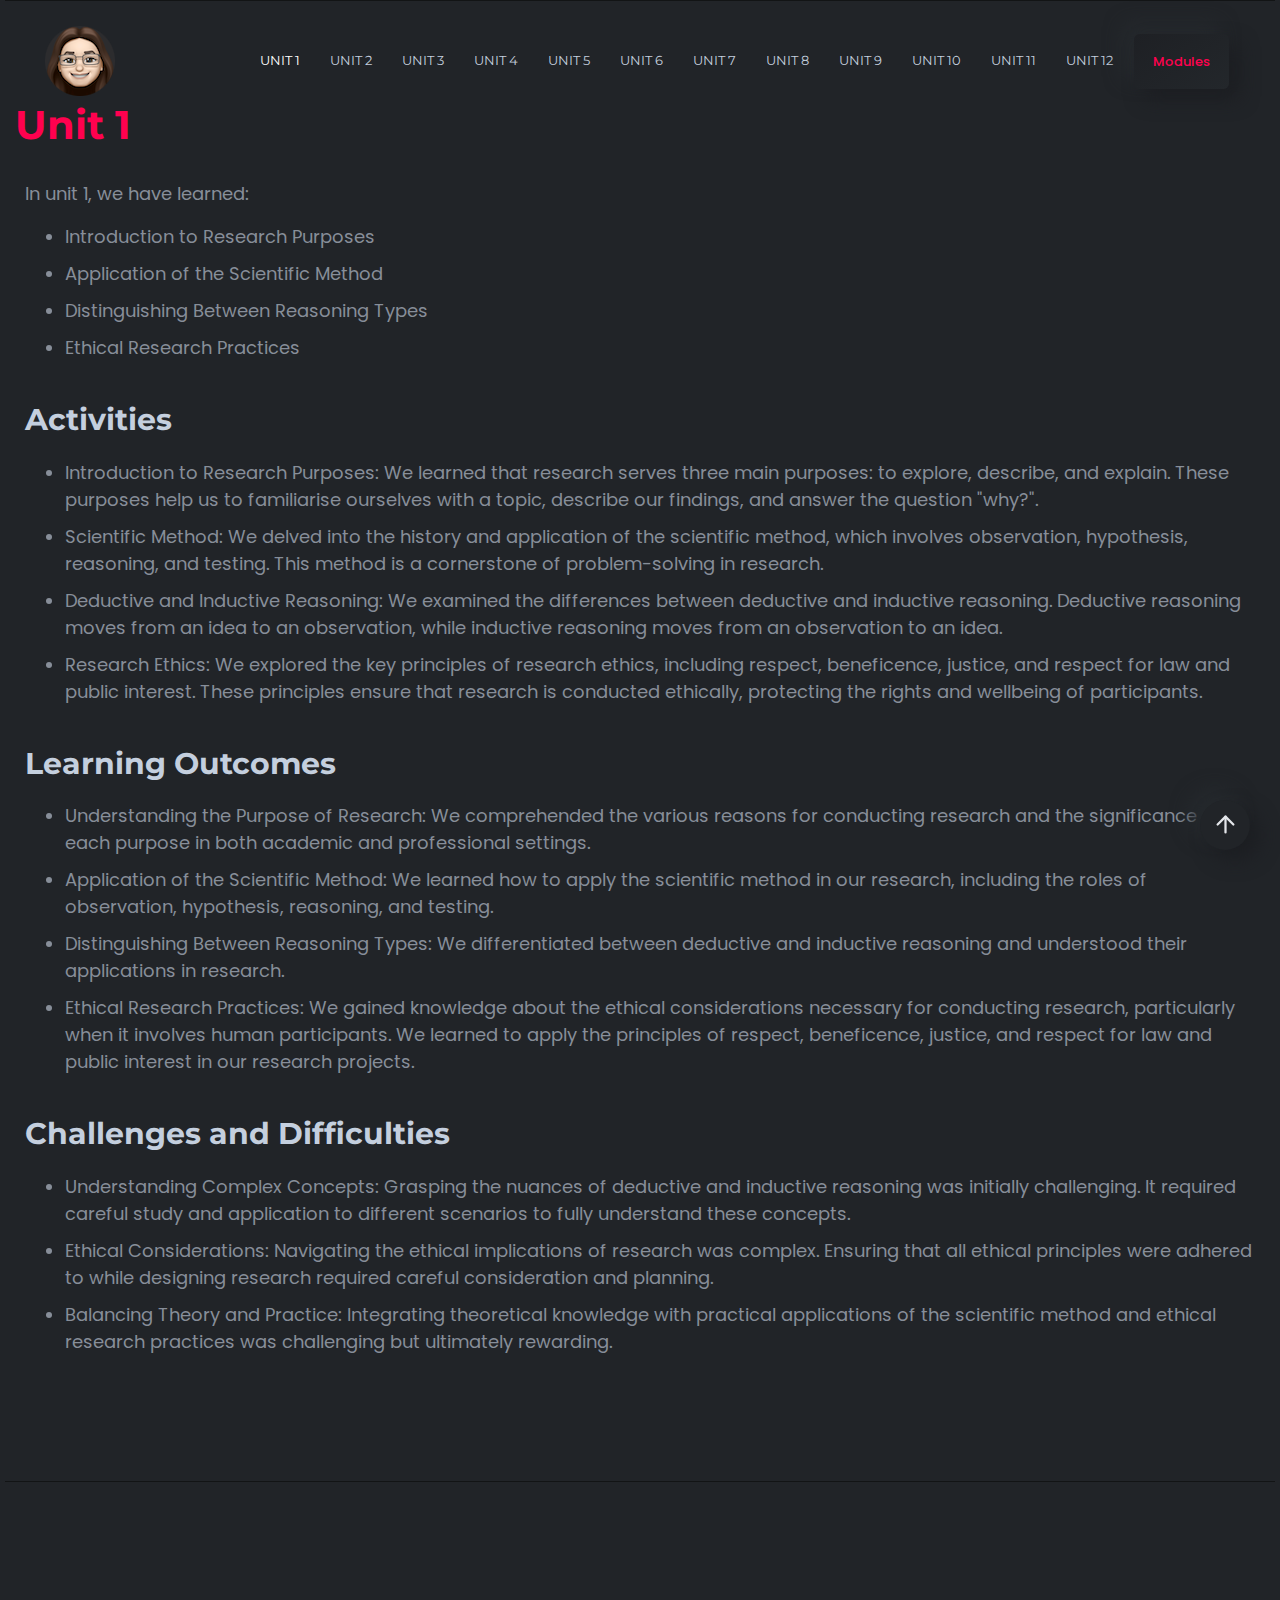
<file: module_contents/rmpp.html>
<!DOCTYPE html>
<html lang="en">

<head>
    <meta charset="utf-8">
    <meta http-equiv="x-ua-compatible" content="ie=edge">
    <title>Chue's Personal Profile</title>
    <meta name="robots" content="noindex, follow" />
    <meta name="description" content="">
    <meta name="viewport" content="width=device-width, initial-scale=1, shrink-to-fit=no">
    <!-- Favicon -->
    <link rel="shortcut icon" type="image/x-icon" href="../assets/images/logo/logo.png">
    <!-- CSS 
    ============================================ -->
    <link rel="stylesheet" href="../assets/css/vendor/bootstrap.min.css">
    <link rel="stylesheet" href="../assets/css/vendor/slick.css">
    <link rel="stylesheet" href="../assets/css/vendor/slick-theme.css">
    <link rel="stylesheet" href="../assets/css/vendor/aos.css">
    <link rel="stylesheet" href="../assets/css/plugins/feature.css">
    <!-- Style css -->
    <link rel="stylesheet" href="../assets/css/style.css">
</head>

<body class="template-color-1 spybody" data-spy="scroll" data-target=".navbar-example2" data-offset="70">

    <!-- Start Header -->
    <header class="rn-header haeder-default black-logo-version header--fixed header--sticky">
        <div class="header-wrapper rn-popup-mobile-menu m--0 row align-items-center">
            <!-- Start Header Left -->
            <div class="col-lg-2 col-6">
                <div class="header-left">
                    <div class="logo">
                        <a href="../index.html">
                            <img src="../assets/images/logo/logo.png" alt="logo">
                        </a>
                    </div>
                </div>
            </div>
            <!-- End Header Left -->
            <!-- Start Header Center -->
            <div class="col-lg-10 col-6">
                <div class="header-center">
                    <nav id="sideNav" class="mainmenu-nav navbar-example2 d-none d-xl-block">
                        <!-- Start Mainmanu Nav -->
                        <ul class="primary-menu nav nav-pills">
                            <li class="nav-item"><a class="nav-link smoth-animation" href="#unit1">Unit 1</a></li>
                            <li class="nav-item"><a class="nav-link smoth-animation" href="#unit2">Unit 2</a></li>
                            <li class="nav-item"><a class="nav-link smoth-animation" href="#unit3">Unit 3</a></li>
                            <li class="nav-item"><a class="nav-link smoth-animation" href="#unit4">Unit 4</a></li>
                            <li class="nav-item"><a class="nav-link smoth-animation" href="#unit5">Unit 5</a></li>
                            <li class="nav-item"><a class="nav-link smoth-animation" href="#unit6">Unit 6</a></li>
                            <li class="nav-item"><a class="nav-link smoth-animation" href="#unit7">Unit 7</a></li>
                            <li class="nav-item"><a class="nav-link smoth-animation" href="#unit8">Unit 8</a></li>
                            <li class="nav-item"><a class="nav-link smoth-animation" href="#unit9">Unit 9</a></li>
                            <li class="nav-item"><a class="nav-link smoth-animation" href="#unit10">Unit 10</a></li>
                            <li class="nav-item"><a class="nav-link smoth-animation" href="#unit11">Unit 11</a></li>
                            <li class="nav-item"><a class="nav-link smoth-animation" href="#unit12">Unit 12</a></li>
                        </ul>
                        <!-- End Mainmanu Nav -->
                    </nav>
                    <!-- Start Header Right  -->
                    <div class="header-right">
                        <a class="rn-btn" href="../index.html#modules"><span>Modules</span></a>
                        <div class="hamberger-menu d-block d-xl-none">
                            <i id="menuBtn" class="feather-menu humberger-menu"></i>
                        </div>
                        <div class="close-menu d-block">
                            <span class="closeTrigger">
                            <i data-feather="x"></i>
                        </span>
                        </div>
                    </div>
                    <!-- End Header Right  -->
                </div>
            </div>
            <!-- End Header Center -->
        </div>
    </header>
    <!-- End Header Area -->

    <!-- Start Popup Mobile Menu  -->
    <div class="popup-mobile-menu">
        <div class="inner">
            <div class="menu-top">
                <div class="menu-header">
                    <a href="../index.html#modules"><span style="color: #ff014f;">Modules</span></a>
                    <div class="close-button">
                        <button class="close-menu-activation close"><i data-feather="x"></i></button>
                    </div>
                </div>
            </div>
            <div class="content">
                <ul class="primary-menu nav nav-pills">
                    <li class="nav-item"><a class="nav-link smoth-animation" href="#unit1">Unit 1</a></li>
                    <li class="nav-item"><a class="nav-link smoth-animation" href="#unit2">Unit 2</a></li>
                    <li class="nav-item"><a class="nav-link smoth-animation" href="#unit3">Unit 3</a></li>
                    <li class="nav-item"><a class="nav-link smoth-animation" href="#unit4">Unit 4</a></li>
                    <li class="nav-item"><a class="nav-link smoth-animation" href="#unit5">Unit 5</a></li>
                    <li class="nav-item"><a class="nav-link smoth-animation" href="#unit6">Unit 6</a></li>
                    <li class="nav-item"><a class="nav-link smoth-animation" href="#unit7">Unit 7</a></li>
                    <li class="nav-item"><a class="nav-link smoth-animation" href="#unit8">Unit 8</a></li>
                    <li class="nav-item"><a class="nav-link smoth-animation" href="#unit9">Unit 9</a></li>
                    <li class="nav-item"><a class="nav-link smoth-animation" href="#unit10">Unit 10</a></li>
                    <li class="nav-item"><a class="nav-link smoth-animation" href="#unit11">Unit 11</a></li>
                    <li class="nav-item"><a class="nav-link smoth-animation" href="#unit12">Unit 12</a></li>
                </ul>
                <!-- social sharea area -->
                <div class="social-share-style-1 mt--40">
                    <span class="title">Contact me</span>
                    <ul class="social-share d-flex liststyle">
                        <li class="mail">
                            <a href="mailto:mc22323@essex.ac.uk">
                                <svg xmlns="http://www.w3.org/2000/svg" width="24" height="24" viewBox="0 0 24 24" fill="none" stroke="currentColor" stroke-width="2" stroke-linecap="round" stroke-linejoin="round" class="feather feather-mail"><path d="M4 4h16c1.1 0 2 .9 2 2v12c0 1.1-.9 2-2 2H4c-1.1 0-2-.9-2-2V6c0-1.1.9-2 2-2z"></path><polyline points="22,6 12,13 2,6"></polyline></svg>
                            </a>
                        </li>
                        <li class="github">
                            <a href="https://github.com/MaChue">
                                <svg xmlns="http://www.w3.org/2000/svg" width="24" height="24" viewBox="0 0 24 24" fill="none" stroke="currentColor" stroke-width="2" stroke-linecap="round" stroke-linejoin="round" class="feather feather-github"><path d="M9 19c-5 1.5-5-2.5-7-3m14 6v-3.87a3.37 3.37 0 0 0-.94-2.61c3.14-.35 6.44-1.54 6.44-7A5.44 5.44 0 0 0 20 4.77 5.07 5.07 0 0 0 19.91 1S18.73.65 16 2.48a13.38 13.38 0 0 0-7 0C6.27.65 5.09 1 5.09 1A5.07 5.07 0 0 0 5 4.77a5.44 5.44 0 0 0-1.5 3.78c0 5.42 3.3 6.61 6.44 7A3.37 3.37 0 0 0 9 18.13V22"></path></svg>
                            </a>
                        </li>
                        <li class="linkedin">
                            <a href="https://www.linkedin.com/in/ma-chue">
                                <svg xmlns="http://www.w3.org/2000/svg" width="24" height="24" viewBox="0 0 24 24" fill="none" stroke="currentColor" stroke-width="2" stroke-linecap="round" stroke-linejoin="round" class="feather feather-linkedin">
                                        <path d="M16 8a6 6 0 0 1 6 6v7h-4v-7a2 2 0 0 0-2-2 2 2 0 0 0-2 2v7h-4v-7a6 6 0 0 1 6-6z"></path>
                                        <rect x="2" y="9" width="4" height="12"></rect>
                                        <circle cx="4" cy="4" r="2"></circle>
                                </svg>
                            </a>
                        </li>
                    </ul>
                </div>
                <!-- end -->
            </div>
        </div>
    </div>
    <!-- End Popup Mobile Menu  -->


    <main class="main-page-wrapper">

        <!-- Unit area Start -->
        <div class="rn-blog-area rn-section-gap section-separator" id="unit1">
            <div class="container">
                <div class="row">
                    <div class="col-lg-12">
                        <div data-aos="fade-up" data-aos-duration="500" data-aos-delay="100" data-aos-once="true" class="section-title text-left">
                            <h4 class="title" style="color: #ff014f;">Unit 1</h4>
                        </div>
                    </div>
                </div>
                <div data-aos="fade-up" data-aos-duration="500" data-aos-delay="100" data-aos-once="true" class="modal-body">
                    <div class="news-details">
                        <span>In unit 1, we have learned:</span>
                        <ul style="list-style-type:disc;">                             
                            <li>Introduction to Research Purposes</li>
                            <li>Application of the Scientific Method</li>
                            <li>Distinguishing Between Reasoning Types</li>
                            <li>Ethical Research Practices</li>
                        </ul>
                        <p>
                            <h4>Activities</h4>
                            <ul style="list-style-type:disc;">
                                <li>Introduction to Research Purposes: We learned that research serves three main purposes: to explore, describe, and explain. These purposes help us to familiarise ourselves with a topic, describe our findings, and answer the question "why?".</li>
                                <li>Scientific Method: We delved into the history and application of the scientific method, which involves observation, hypothesis, reasoning, and testing. This method is a cornerstone of problem-solving in research.</li>
                                <li>Deductive and Inductive Reasoning: We examined the differences between deductive and inductive reasoning. Deductive reasoning moves from an idea to an observation, while inductive reasoning moves from an observation to an idea.</li>
                                <li>Research Ethics: We explored the key principles of research ethics, including respect, beneficence, justice, and respect for law and public interest. These principles ensure that research is conducted ethically, protecting the rights and wellbeing of participants.</li>
                            </ul>
                        </p>
                        <p>
                            <h4>Learning Outcomes</h4>
                            <ul style="list-style-type:disc;">
                                <li>Understanding the Purpose of Research: We comprehended the various reasons for conducting research and the significance of each purpose in both academic and professional settings.</li>
                                <li>Application of the Scientific Method: We learned how to apply the scientific method in our research, including the roles of observation, hypothesis, reasoning, and testing.</li>
                                <li>Distinguishing Between Reasoning Types: We differentiated between deductive and inductive reasoning and understood their applications in research.</li>
                                <li>Ethical Research Practices: We gained knowledge about the ethical considerations necessary for conducting research, particularly when it involves human participants. We learned to apply the principles of respect, beneficence, justice, and respect for law and public interest in our research projects.</li>
                            </ul>
                        </p>
                        <p>
                            <h4>Challenges and Difficulties</h4>
                            <ul style="list-style-type:disc;">
                                <li>Understanding Complex Concepts: Grasping the nuances of deductive and inductive reasoning was initially challenging. It required careful study and application to different scenarios to fully understand these concepts.</li>
                                <li>Ethical Considerations: Navigating the ethical implications of research was complex. Ensuring that all ethical principles were adhered to while designing research required careful consideration and planning.</li>
                                <li>Balancing Theory and Practice: Integrating theoretical knowledge with practical applications of the scientific method and ethical research practices was challenging but ultimately rewarding.</li>
                            </ul>
                        </p>
                    </div>
                </div>
                <!-- End of .modal-body -->
            </div>
        </div>
        <!-- End Unit area -->

        <!-- Unit area Start -->
        <div class="rn-blog-area rn-section-gap section-separator" id="unit2">
            <div class="container">
                <div class="row">
                    <div class="col-lg-12">
                        <div data-aos="fade-up" data-aos-duration="500" data-aos-delay="100" data-aos-once="true" class="section-title text-left">
                            <h4 class="title" style="color: #ff014f;">Unit 2</h4>
                        </div>
                    </div>
                </div>
                <div data-aos="fade-up" data-aos-duration="500" data-aos-delay="100" data-aos-once="true" class="modal-body">
                    <div class="news-details">
                        <span>In unit 2, we have learned:</span>
                        <ul style="list-style-type:disc;">                             
                            <li>Formulating and Revising Research Questions</li>
                            <li>Components of a Research Proposal</li>
                            <li>Conducting and Presenting a Literature Review</li>
                        </ul>
                        <p>
                            <h4>Activities</h4>
                            <ul style="list-style-type:disc;">
                                <li>Research Questions: We learned to formulate and revise research questions, starting from an initial research idea and refining it through pertinent questions to prepare a solid research proposal.</li>
                                <li>Research Proposal: We explored the different components that make up a research proposal and how to present our thoughts effectively.</li>
                                <li>Literature Review: We were introduced to the process of completing a literature review, including how to conduct a literature search, critique the literature, and present a review.</li>
                            </ul>
                        </p>
                        <p>
                            <h4>Learning Outcomes</h4>
                            <ul style="list-style-type:disc;">
                                <li>Examining Suitable Research Topics: We examined the characteristics that make up a suitable research topic.</li>
                                <li>Formulating Research Ideas: We explored rational and creative methods for formulating a research idea.</li>
                                <li>Crafting Research Questions and Proposals: We identified means of transforming research ideas into well-crafted research questions and proposals.</li>
                                <li>Conducting and Presenting Literature Reviews: We learned to conduct a literature search, critique the literature, and present a comprehensive literature review.</li>
                            </ul>
                        </p>
                        <p>
                            <h4>Challenges and Difficulties</h4>
                            <ul style="list-style-type:disc;">
                                <li>Defining Research Topics: Narrowing down and defining the topic of research was challenging and required multiple revisions to ensure clarity and focus.</li>
                                <li>Conducting Literature Reviews: Finding relevant and credible sources for the literature review was time-consuming and required meticulous effort to ensure comprehensive coverage of the topic.</li>
                                <li>Presenting Research Proposals: Structuring and presenting the research proposal in a clear and concise manner was challenging but essential for effectively communicating research ideas.</li>
                            </ul>
                        </p>
                    </div>
                </div>
                <!-- End of .modal-body -->
            </div>
        </div>
        <!-- End Unit area -->

        <!-- Unit area Start -->
        <div class="rn-blog-area rn-section-gap section-separator" id="unit3">
            <div class="container">
                <div class="row">
                    <div class="col-lg-12">
                        <div data-aos="fade-up" data-aos-duration="500" data-aos-delay="100" data-aos-once="true" class="section-title text-left">
                            <h4 class="title" style="color: #ff014f;">Unit 3</h4>
                        </div>
                    </div>
                </div>
                <div data-aos="fade-up" data-aos-duration="500" data-aos-delay="100" data-aos-once="true" class="modal-body">
                    <div class="news-details">
                        <span>In unit 3, we have learned:</span>
                        <ul style="list-style-type:disc;">                             
                            <li>Research Design Concepts</li>
                            <li>Exploratory and Conclusive Research</li>
                            <li>Quantitative, Qualitative, and Mixed Methods Research</li>
                            <li>Primary and Secondary Data Collection Methods</li>
                        </ul>
                        <p>
                            <h4>Activities</h4>
                            <ul style="list-style-type:disc;">
                                <li>Research Design: We learned about research design, which involves planning what to do to answer a research question. We covered exploratory and conclusive research designs, understanding their applications and differences.</li>
                                <li>Research Methods: We explored three main research methods—qualitative, quantitative, and mixed methods research. We learned how these methods determine the type of data collected and analysed to answer research questions.</li>
                                <li>Data Collection: We studied primary and secondary data collection methods, including surveys, interviews, experiments, and observations, understanding their relevance to different research methods.</li>
                            </ul>
                        </p>
                        <p>
                            <h4>Learning Outcomes</h4>
                            <ul style="list-style-type:disc;">
                                <li>Understanding Research Methods: We gained a comprehensive understanding of various research methods and their applications in different research scenarios.</li>
                                <li>Data Collection Methods: We learned about the different data collection methods associated with qualitative, quantitative, and mixed methods research.</li>
                                <li>Application to Research Areas: We developed insights into which research methods and data collection techniques are best suited to our specific areas of research.</li>
                            </ul>
                        </p>
                        <p>
                            <h4>Challenges and Difficulties</h4>
                            <ul style="list-style-type:disc;">
                                <li>Choosing Research Methods: Selecting the most appropriate research method for a given research question was challenging and required careful consideration of the research objectives.</li>
                                <li>Data Collection Techniques: Understanding the best data collection techniques for different research methods and ensuring their proper implementation was complex but crucial for the accuracy of research findings.</li>
                                <li>Balancing Methodologies: Integrating qualitative and quantitative methods in mixed methods research posed a challenge, requiring a clear strategy to balance and interpret data from both approaches effectively.</li>
                            </ul>
                        </p>
                    </div>
                </div>
                <!-- End of .modal-body -->
            </div>
        </div>
        <!-- End Unit area -->

        <!-- Unit area Start -->
        <div class="rn-blog-area rn-section-gap section-separator" id="unit4">
            <div class="container">
                <div class="row">
                    <div class="col-lg-12">
                        <div data-aos="fade-up" data-aos-duration="500" data-aos-delay="100" data-aos-once="true" class="section-title text-left">
                            <h4 class="title" style="color: #ff014f;">Unit 4</h4>
                        </div>
                    </div>
                </div>
                <div data-aos="fade-up" data-aos-duration="500" data-aos-delay="100" data-aos-once="true" class="modal-body">
                    <div class="news-details">
                        <span>In unit 4, we have learned:</span>
                        <ul style="list-style-type:disc;">                             
                            <li>Understanding Case Studies</li>
                            <li>Utilising Focus Groups for Data Collection</li>
                            <li>Qualitative and Quantitative Observations</li>
                        </ul>
                        <p>
                            <h4>Activities</h4>
                            <ul style="list-style-type:disc;">
                                <li>Case Studies: We explored the use of case studies for in-depth research on individuals or groups. While case studies can generate hypotheses and provide a deeper understanding of phenomena, they are limited in predicting cause and effect due to potential researcher bias and the presence of atypical respondents.</li>
                                <li>Focus Groups: We learned about focus groups, a qualitative research method where a small group of people (6-10) discuss their insights on a particular topic. Proper selection of participants is crucial to ensure they have common backgrounds and experiences, representing the target market effectively.</li>
                                <li>Observation Methods: We studied qualitative and quantitative observation methods. Qualitative observation involves monitoring characteristics from a distance to ensure natural behaviour, while quantitative observation focuses on collecting numerical data for statistical analysis. Both methods are essential for comprehensive data collection.</li>
                            </ul>
                        </p>
                        <p>
                            <h4>Learning Outcomes</h4>
                            <ul style="list-style-type:disc;">
                                <li>Carrying Out Data Collection Methods: We understood how to effectively carry out case studies, focus groups, and observational methods.</li>
                                <li>Choosing Suitable Methods: We learned to identify which data collection method would be suitable for specific investigations based on the research question and objectives.</li>
                                <li>Types of Data: We considered the types of data obtained from each method and how they contribute to answering research questions.</li>
                            </ul>
                        </p>
                        <p>
                            <h4>Challenges and Difficulties</h4>
                            <ul style="list-style-type:disc;">
                                <li>Researcher Bias in Case Studies: Ensuring objectivity in case studies was challenging due to potential bias, which can affect the reliability and validity of findings.</li>
                                <li>Selecting Focus Group Participants: Choosing the right participants for focus groups to ensure they are representative of the target market and have comparable experiences was complex.</li>
                                <li>Balancing Observational Methods: Integrating qualitative and quantitative observations required a clear strategy to ensure comprehensive and accurate data collection.</li>
                            </ul>
                        </p>
                    </div>
                </div>
                <!-- End of .modal-body -->
            </div>
        </div>
        <!-- End Unit area -->

        <!-- Unit area Start -->
        <div class="rn-blog-area rn-section-gap section-separator" id="unit5">
            <div class="container">
                <div class="row">
                    <div class="col-lg-12">
                        <div data-aos="fade-up" data-aos-duration="500" data-aos-delay="100" data-aos-once="true" class="section-title text-left">
                            <h4 class="title" style="color: #ff014f;">Unit 5</h4>
                        </div>
                    </div>
                </div>
                <div data-aos="fade-up" data-aos-duration="500" data-aos-delay="100" data-aos-once="true" class="modal-body">
                    <div class="news-details">
                        <span>In unit 5, we have learned:</span>
                        <ul style="list-style-type:disc;">                             
                            <li>Conducting In-depth Interviews</li>
                            <li>Designing and Implementing Surveys</li>
                            <li>Understanding Population and Sample Definitions</li>
                            <li>Pre- and Post-testing Methods</li>
                        </ul>
                        <p>
                            <h4>Activities</h4>
                            <ul style="list-style-type:disc;">
                                <li>Interviews: We explored the use of in-depth interviews as a qualitative research method. These one-on-one conversations allow researchers to gather detailed information from respondents, providing deep insights into specific topics.</li>
                                <li>Surveys: We studied the design and implementation of surveys, a key quantitative research method. Surveys can explore opinions, trends, and other quantitative data, often through online platforms for greater accessibility.</li>
                                <li>Population and Sample: We discussed the definitions of population and sample, understanding how to select representative samples from a population to ensure the validity and reliability of research findings.</li>
                                <li>Pre- and Post-testing: We introduced the concept of pre- and post-testing, which provides a "before-and-after" perspective on the impact of new processes or systems.</li>
                            </ul>
                        </p>
                        <p>
                            <h4>Learning Outcomes</h4>
                            <ul style="list-style-type:disc;">
                                <li>Understanding Research Methods: We understood how interviews and surveys fit into research, and when each method might be useful for investigations.</li>
                                <li>Implementing Pre- and Post-testing: We learned how pre- and post-testing can be used in research to measure the effectiveness of interventions.</li>
                            </ul>
                        </p>
                        <p>
                            <h4>Challenges and Difficulties</h4>
                            <ul style="list-style-type:disc;">
                                <li>Designing Effective Surveys: Creating surveys that accurately capture the required data without introducing bias was challenging.</li>
                                <li>Conducting In-depth Interviews: Ensuring that interviews remain focused and productive while allowing respondents to provide detailed insights required careful planning and execution.</li>
                                <li>Balancing Pre- and Post-testing: Integrating pre- and post-testing methods effectively to measure changes and impacts posed a challenge, requiring precise planning and analysis.</li>
                            </ul>
                        </p>
                    </div>
                </div>
                <!-- End of .modal-body -->
            </div>
        </div>
        <!-- End Unit area -->

        <!-- Unit area Start -->
        <div class="rn-blog-area rn-section-gap section-separator" id="unit6">
            <div class="container">
                <div class="row">
                    <div class="col-lg-12">
                        <div data-aos="fade-up" data-aos-duration="500" data-aos-delay="100" data-aos-once="true" class="section-title text-left">
                            <h4 class="title" style="color: #ff014f;">Unit 6</h4>
                        </div>
                    </div>
                </div>
                <div data-aos="fade-up" data-aos-duration="500" data-aos-delay="100" data-aos-once="true" class="modal-body">
                    <div class="news-details">
                        <span>In unit 6, we have learned:</span>
                        <ul style="list-style-type:disc;">                             
                            <li>Differences Between Questionnaires and Surveys</li>
                            <li>Designing Effective Questionnaires</li>
                            <li>Methods of Obtaining Responses</li>
                            <li>Analysing Questionnaire Data</li>
                        </ul>
                        <p>
                            <h4>Activities</h4>
                            <ul style="list-style-type:disc;">
                                <li>Understanding Questionnaires and Surveys: We clarified that while a survey is a comprehensive method for gathering and analysing data, a questionnaire is the set of questions used to conduct a survey.</li>
                                <li>Designing Questionnaires: We learned how to design effective questionnaires to gather the necessary information from respondents. This includes deciding between open or closed questions based on the type of research (quantitative, qualitative, or mixed methods).</li>
                                <li>Improving Responses: We discussed various methods to improve the quality and quantity of responses obtained from questionnaires, ensuring that the data collected is reliable and valid.</li>
                                <li>Data Analysis: We considered how to analyse responses from different types of questions to derive meaningful insights that answer the research question.</li>
                            </ul>
                        </p>
                        <p>
                            <h4>Learning Outcomes</h4>
                            <ul style="list-style-type:disc;">
                                <li>Identifying Quality Questionnaires: We learned to distinguish between well-designed and poorly designed questionnaires, understanding the elements that contribute to the effectiveness of a questionnaire.</li>
                                <li>Designing Questionnaires: We developed the skills to design questionnaires tailored to specific research needs, ensuring they are comprehensive and effective in gathering required data.</li>
                                <li>Data Analysis Techniques: We gained insights into the methods for analysing data obtained from questionnaires, understanding how to process both qualitative and quantitative responses.</li>
                            </ul>
                        </p>
                        <p>
                            <h4>Challenges and Difficulties</h4>
                            <ul style="list-style-type:disc;">
                                <li>Questionnaire Design: Creating questions that are clear, unbiased, and capable of eliciting useful responses was challenging. Ensuring the questionnaire aligns with the research objectives required careful planning.</li>
                                <li>Improving Response Rates: Encouraging respondents to complete questionnaires honestly and thoroughly was difficult, especially when dealing with online surveys.</li>
                                <li>Data Analysis: Analysing data from mixed methods questionnaires (containing both open and closed questions) posed a challenge, requiring the use of various analytical techniques to draw comprehensive conclusions.</li>
                            </ul>
                        </p>
                    </div>
                </div>
                <!-- End of .modal-body -->
            </div>
        </div>
        <!-- End Unit area -->

        <!-- Unit area Start -->
        <div class="rn-blog-area rn-section-gap section-separator" id="unit7">
            <div class="container">
                <div class="row">
                    <div class="col-lg-12">
                        <div data-aos="fade-up" data-aos-duration="500" data-aos-delay="100" data-aos-once="true" class="section-title text-left">
                            <h4 class="title" style="color: #ff014f;">Unit 7</h4>
                        </div>
                    </div>
                </div>
                <div data-aos="fade-up" data-aos-duration="500" data-aos-delay="100" data-aos-once="true" class="modal-body">
                    <div class="news-details">
                        <span>In unit 7, we have learned:</span>
                        <ul style="list-style-type:disc;">                             
                            <li>Understanding Validity, Generalisability, and Reliability</li>
                            <li>Differences Between Qualitative and Quantitative Data</li>
                            <li>Data Cleansing and Validation Processes</li>
                            <li>Analyzing and Presenting Research Results</li>
                        </ul>
                        <p>
                            <h4>Activities</h4>
                            <ul style="list-style-type:disc;">
                                <li>Validity, Generalisability, and Reliability: We explored how these concepts impact research design and the conclusions drawn from data. Validity ensures the accuracy of findings, generalisability determines if results apply to broader contexts, and reliability measures the consistency of results over time.</li>
                                <li>Qualitative vs. Quantitative Data: We discussed the differences between qualitative data (non-numerical insights) and quantitative data (numerical insights), and how each type requires different analysis methods.</li>
                                <li>Data Cleansing and Validation: We learned about the importance of data cleansing (removing inaccuracies) and validation (ensuring data quality) before conducting any analysis.</li>
                                <li>Analyzing and Presenting Results: We covered techniques for analyzing data and effectively presenting results to support research questions and hypotheses.</li>
                            </ul>
                        </p>
                        <p>
                            <h4>Learning Outcomes</h4>
                            <ul style="list-style-type:disc;">
                                <li>Impact on Research Design: We understood how validity, generalisability, and reliability affect research design and the interpretation of results.</li>
                                <li>Data Analysis Techniques: We learned various techniques for analyzing both qualitative and quantitative data.</li>
                                <li>Effective Presentation of Results: We developed skills to present research findings in a clear and concise manner, ensuring they support the research objectives.</li>
                            </ul>
                        </p>
                        <p>
                            <h4>Challenges and Difficulties</h4>
                            <ul style="list-style-type:disc;">
                                <li>Ensuring Validity: Maintaining the accuracy of findings while minimizing biases was challenging, requiring careful planning and implementation.</li>
                                <li>Balancing Data Types: Integrating and analyzing qualitative and quantitative data posed a challenge, requiring a comprehensive approach to ensure accurate interpretation.</li>
                                <li>Data Cleansing and Validation: Ensuring the quality of data through cleansing and validation processes was time-consuming but essential for reliable results.</li>
                                <li>Presenting Complex Results: Effectively presenting complex research findings in an understandable way required thoughtful organization and clear communication.</li>
                            </ul>
                        </p>
                    </div>
                </div>
                <!-- End of .modal-body -->
            </div>
        </div>
        <!-- End Unit area -->

        <!-- Unit area Start -->
        <div class="rn-blog-area rn-section-gap section-separator" id="unit8">
            <div class="container">
                <div class="row">
                    <div class="col-lg-12">
                        <div data-aos="fade-up" data-aos-duration="500" data-aos-delay="100" data-aos-once="true" class="section-title text-left">
                            <h4 class="title" style="color: #ff014f;">Unit 8</h4>
                        </div>
                    </div>
                </div>
                <div data-aos="fade-up" data-aos-duration="500" data-aos-delay="100" data-aos-once="true" class="modal-body">
                    <div class="news-details">
                        <span>In unit 8, we have learned:</span>
                        <ul style="list-style-type:disc;">                             
                            <li>Understanding Levels of Quantitative Data</li>
                            <li>Describing Data Using Measures of Location and Spread</li>
                            <li>Concept of Statistical Inference and Hypothesis Testing</li>
                            <li>Analyzing and Interpreting Data to Draw Conclusions</li>
                        </ul>
                        <p>
                            <h4>Activities</h4>
                            <ul style="list-style-type:disc;">
                                <li>Levels of Quantitative Data: We explored different levels of measurement, such as nominal, ordinal, interval, and ratio scales, and their implications for data analysis.</li>
                                <li>Measures of Location and Spread: We learned to summarize data using measures of location (mean, median, mode) and spread (range, variance, standard deviation) to provide a comprehensive view of data distribution.</li>
                                <li>Statistical Inference: We discussed the concept of inference, making predictions or generalizations about a population based on sample data, and the importance of probability in quantifying uncertainty.</li>
                                <li>Hypothesis Testing: We covered hypothesis testing methods to determine the validity of assumptions about population parameters, using statistical evidence to accept or reject hypotheses.</li>
                            </ul>
                        </p>
                        <p>
                            <h4>Learning Outcomes</h4>
                            <ul style="list-style-type:disc;">
                                <li>Identifying Levels of Measurement: We learned to identify and differentiate between various levels of quantitative data, crucial for selecting appropriate analytical methods.</li>
                                <li>Producing Summary Measures: We developed skills to calculate and interpret measures of location and spread, providing insights into data central tendency and variability.</li>
                                <li>Performing Hypothesis Tests: We gained the ability to conduct hypothesis tests, including formulating null and alternative hypotheses, selecting test statistics, and making informed decisions based on test results.</li>
                            </ul>
                        </p>
                        <p>
                            <h4>Challenges and Difficulties</h4>
                            <ul style="list-style-type:disc;">
                                <li>Understanding Statistical Concepts: Grasping the foundational concepts of statistical inference and hypothesis testing required dedicated effort and practice.</li>
                                <li>Data Summarization: Summarizing data accurately using measures of location and spread was challenging, particularly when dealing with large datasets.</li>
                                <li>Conducting Hypothesis Tests: Formulating appropriate hypotheses and selecting the correct test statistics for different scenarios required careful consideration and understanding of statistical principles.</li>
                                <li>Interpreting Results: Interpreting the results of hypothesis tests and drawing meaningful conclusions from data involved critical thinking and analytical skills.</li>
                            </ul>
                        </p>
                    </div>
                </div>
                <!-- End of .modal-body -->
            </div>
        </div>
        <!-- End Unit area -->

        <!-- Unit area Start -->
        <div class="rn-blog-area rn-section-gap section-separator" id="unit9">
            <div class="container">
                <div class="row">
                    <div class="col-lg-12">
                        <div data-aos="fade-up" data-aos-duration="500" data-aos-delay="100" data-aos-once="true" class="section-title text-left">
                            <h4 class="title" style="color: #ff014f;">Unit 9</h4>
                        </div>
                    </div>
                </div>
                <div data-aos="fade-up" data-aos-duration="500" data-aos-delay="100" data-aos-once="true" class="modal-body">
                    <div class="news-details">
                        <span>In unit 9, we have learned:</span>
                        <ul style="list-style-type:disc;">                             
                            <li>Understanding Methods for Analysing Qualitative Data</li>
                            <li>Interpretation and Presentation of Qualitative Data</li>
                            <li>Using Software Tools for Efficient Data Coding and Analysis</li>
                            <li>Presenting Qualitative Data Through Charts and Graphs</li>
                        </ul>
                        <p>
                            <h4>Activities</h4>
                            <ul style="list-style-type:disc;">
                                <li>Methods of Qualitative Data Analysis: We explored various methods for analysing qualitative data, such as thematic analysis, content analysis, and grounded theory, to identify patterns and themes in textual data.</li>
                                <li>Data Interpretation: We learned to interpret qualitative data while being aware of potential biases and maintaining objectivity, despite the subjective nature of such data.</li>
                                <li>Use of Software Tools: We discussed the use of software tools like NVivo and ATLAS.ti for coding and analysing qualitative data efficiently, ensuring accurate and reliable results.</li>
                                <li>Data Presentation: We examined how to present qualitative data using charts and graphs, such as word clouds, thematic maps, and frequency tables, to visually communicate findings.</li>
                            </ul>
                        </p>
                        <p>
                            <h4>Learning Outcomes</h4>
                            <ul style="list-style-type:disc;">
                                <li>Understanding Analysis Methods: We developed an understanding of various qualitative data analysis methods and their applications in research.</li>
                                <li>Effective Data Interpretation: We gained skills in interpreting qualitative data accurately and presenting findings in a coherent and meaningful manner.</li>
                                <li>Efficient Data Coding: We learned to use software tools for data coding and analysis, enhancing the efficiency and reliability of our research.</li>
                                <li>Visual Data Presentation: We acquired the ability to present qualitative data effectively using appropriate visual aids, improving the communication of our research findings.</li>
                            </ul>
                        </p>
                        <p>
                            <h4>Challenges and Difficulties</h4>
                            <ul style="list-style-type:disc;">
                                <li>Subjectivity in Data Interpretation: Maintaining objectivity while interpreting qualitative data posed challenges due to the inherent subjectivity of such data.</li>
                                <li>Complexity of Coding: Coding qualitative data accurately and efficiently required careful attention to detail and familiarity with software tools.</li>
                                <li>Effective Data Presentation: Finding the best ways to visually present qualitative data in a clear and engaging manner was challenging, especially when dealing with complex themes and patterns.</li>
                                <li>Managing Bias: Ensuring that personal biases did not influence the analysis and interpretation of qualitative data was a critical challenge.</li>
                            </ul>
                        </p>
                    </div>
                </div>
                <!-- End of .modal-body -->
            </div>
        </div>
        <!-- End Unit area -->

        <!-- Unit area Start -->
        <div class="rn-blog-area rn-section-gap section-separator" id="unit10">
            <div class="container">
                <div class="row">
                    <div class="col-lg-12">
                        <div data-aos="fade-up" data-aos-duration="500" data-aos-delay="100" data-aos-once="true" class="section-title text-left">
                            <h4 class="title" style="color: #ff014f;">Unit 10</h4>
                        </div>
                    </div>
                </div>
                <div data-aos="fade-up" data-aos-duration="500" data-aos-delay="100" data-aos-once="true" class="modal-body">
                    <div class="news-details">
                        <span>In unit 10, we have learned:</span>
                        <ul style="list-style-type:disc;">                             
                            <li>Understanding the Importance of Research Writing</li>
                            <li>Structuring a Dissertation</li>
                            <li>Preparing for Research Writing</li>
                            <li>Finalising a Project Proposal</li>
                        </ul>
                        <p>
                            <h4>Activities</h4>
                            <ul style="list-style-type:disc;">
                                <li>Research Reporting: We discussed the fundamentals of research writing, including its significance in communicating technical knowledge effectively in tech-related businesses.</li>
                                <li>Dissertation Structure: We explored the various sections of a dissertation, such as the introduction, literature review, methodology, results, discussion, and conclusion, and how to approach each section.</li>
                                <li>Preparation for Writing: We focused on how to prepare ourselves for writing a comprehensive dissertation, including time management, planning, and drafting techniques.</li>
                                <li>Project Proposal: We reviewed our work on selecting a research area, conducting a literature review, and considering suitable research methods, culminating in the preparation of a project proposal.</li>
                            </ul>
                        </p>
                        <p>
                            <h4>Learning Outcomes</h4>
                            <ul style="list-style-type:disc;">
                                <li>Research Writing Skills: We developed skills in research writing, essential for preparing dissertations, research proposals, and papers for publication in peer-reviewed journals.</li>
                                <li>Dissertation Structuring: We learned how to effectively structure a dissertation and understand the key components that need to be included in each section.</li>
                                <li>Project Proposal Preparation: We acquired the ability to finalise a project proposal, integrating all aspects of our research, including literature review, methodology, and ethical considerations.</li>
                                <li>Time Management: We enhanced our time management skills, crucial for the successful completion of extensive writing tasks such as dissertations.</li>
                            </ul>
                        </p>
                        <p>
                            <h4>Challenges and Difficulties</h4>
                            <ul style="list-style-type:disc;">
                                <li>Adapting to Extensive Writing: Adjusting to the demands of extensive writing tasks was challenging, especially for those not accustomed to writing large documents.</li>
                                <li>Ensuring Clarity and Cohesion: Maintaining clarity and cohesion throughout the dissertation, ensuring that each section flows logically, posed significant challenges.</li>
                                <li>Balancing Research and Writing: Balancing the demands of conducting thorough research and writing up findings in a clear and concise manner required careful planning and time management.</li>
                                <li>Incorporating Feedback: Integrating feedback from formative assessments and peers effectively to improve the quality of our writing was challenging but crucial for development.</li>
                            </ul>
                        </p>
                    </div>
                </div>
                <!-- End of .modal-body -->
            </div>
        </div>
        <!-- End Unit area -->

        <!-- Unit area Start -->
        <div class="rn-blog-area rn-section-gap section-separator" id="unit11">
            <div class="container">
                <div class="row">
                    <div class="col-lg-12">
                        <div data-aos="fade-up" data-aos-duration="500" data-aos-delay="100" data-aos-once="true" class="section-title text-left">
                            <h4 class="title" style="color: #ff014f;">Unit 11</h4>
                        </div>
                    </div>
                </div>
                <div data-aos="fade-up" data-aos-duration="500" data-aos-delay="100" data-aos-once="true" class="modal-body">
                    <div class="news-details">
                        <span>In unit 11, we have learned:</span>
                        <ul style="list-style-type:disc;">
                            <li>The importance of an e-Portfolio for professional development</li>
                            <li>How to reflect on learning experiences</li>
                            <li>Creating a professional skills matrix and action plan</li>
                            <li>Understanding the Learning Loop for continuous development</li>
                        </ul>
                        <p>
                            <h4>Activities</h4>
                            <ul style="list-style-type:disc;">
                                <li>Reflective Practice: We reviewed our learning approaches and reflected on our learning process to gain insights into how it impacts our professional practice.</li>
                                <li>Professional Skills Matrix: We assessed our professional goals and outcomes from our modules, leading to the creation of a professional skills matrix and an action plan for continuous development.</li>
                                <li>Learning Loop: We explored the Learning Loop tool to holistically review our degree programme, our development so far, and our plans for the future.</li>
                            </ul>
                        </p>
                        <p>
                            <h4>Learning Outcomes</h4>
                            <ul style="list-style-type:disc;">
                                <li>Reflection Skills: We developed skills in reflective practice, enabling us to review and improve our learning and professional practice continually.</li>
                                <li>Professional Development: We learned how to create a comprehensive professional skills matrix and an action plan for future development.</li>
                                <li>e-Portfolio Utilisation: We understood the value of an e-Portfolio in showcasing our learning journey and professional development to peers and employers.</li>
                                <li>Continuous Learning: We embraced the concept of the Learning Loop to ensure ongoing personal and professional growth beyond our degree programme.</li>
                            </ul>
                        </p>
                        <p>
                            <h4>Challenges and Difficulties</h4>
                            <ul style="list-style-type:disc;">
                                <li>Self-Reflection: Engaging in deep self-reflection to assess our learning journey and professional development was challenging but essential for growth.</li>
                                <li>Creating a Skills Matrix: Developing a detailed and accurate professional skills matrix required careful consideration of our goals and achievements.</li>
                                <li>Balancing Feedback: Incorporating feedback from formative assessments and peers into our e-Portfolio to improve its quality and relevance was challenging but necessary.</li>
                                <li>Holistic Review: Ensuring a holistic review of our degree programme and future plans through the Learning Loop required a comprehensive approach and dedication.</li>
                            </ul>
                        </p>
                    </div>
                </div>
                <!-- End of .modal-body -->
            </div>
        </div>
        <!-- End Unit area -->

        <!-- Unit area Start -->
        <div class="rn-blog-area rn-section-gap section-separator" id="unit12">
            <div class="container">
                <div class="row">
                    <div class="col-lg-12">
                        <div data-aos="fade-up" data-aos-duration="500" data-aos-delay="100" data-aos-once="true" class="section-title text-left">
                            <h4 class="title" style="color: #ff014f;">Unit 12</h4>
                        </div>
                    </div>
                </div>
                <div data-aos="fade-up" data-aos-duration="500" data-aos-delay="100" data-aos-once="true" class="modal-body">
                    <div class="news-details">
                        <span>In unit 12, we have learned:</span>
                        <ul style="list-style-type:disc;">
                            <li>The fundamentals of project management</li>
                            <li>Project life cycles and methodologies</li>
                            <li>Impact of risk and uncertainty on projects</li>
                            <li>Developing a risk management plan</li>
                            <li>Managing project change effectively</li>
                        </ul>
                        <p>
                            <h4>Activities</h4>
                            <ul style="list-style-type:disc;">
                                <li>We explored the concepts of project management, including defining and explaining its principles and practices.</li>
                                <li>We learned about various project life cycles and methodologies, helping us understand the framework within which projects operate.</li>
                                <li>We examined how projects can be affected by risk and uncertainty, and how to identify and manage these factors effectively.</li>
                                <li>We developed risk management plans and learned how to manage changes in projects to ensure quality and minimize costs and time impacts.</li>
                            </ul>
                        </p>
                        <p>
                            <h4>Learning Outcomes</h4>
                            <ul style="list-style-type:disc;">
                                <li>Ability to define and explain project management concepts.</li>
                                <li>Appreciation for project life cycles and methodologies.</li>
                                <li>Understanding of the technologies and software needed to support remote collaboration in projects.</li>
                                <li>Knowledge on how to assess and manage risks and uncertainties in projects.</li>
                                <li>Skills in preparing risk management plans and controlling project changes effectively.</li>
                            </ul>
                        </p>
                        <p>
                            <h4>Challenges and Difficulties</h4>
                            <ul style="list-style-type:disc;">
                                <li>Understanding and applying the different project management methodologies to specific projects.</li>
                                <li>Assessing and planning for risks that are not immediately visible at the start of a project.</li>
                                <li>Managing and implementing changes during a project while maintaining control over scope, cost, and time.</li>
                                <li>Developing comprehensive risk management plans that cover all potential risks and uncertainties.</li>
                                <li>Utilizing the appropriate technologies and software for effective remote project management and collaboration.</li>
                            </ul>
                        </p>
                    </div>
                </div>
                <!-- End of .modal-body -->
            </div>
        </div>
        <!-- End Unit area -->

        <!-- Back to  top Start -->
        <div class="backto-top">
            <div>
                <i data-feather="arrow-up"></i>
            </div>
        </div>
        <!-- Back to top end -->

    </main>

    <!-- Start Footer Area -->
    <div class="rn-footer-area rn-section-gap section-separator">
        <div class="container">
            <div class="row">
                <div class="col-lg-12">
                    <div class="footer-area text-center">

                        <div class="logo">
                            <a href="../index.html">
                                <img src="../assets/images/logo/logo.png" alt="logo">
                            </a>
                        </div>

                        <p class="description mt--30">© 2022 Ma Chue</p>
                    </div>
                </div>
            </div>
        </div>
    </div>
    <!-- End Footer Area -->

    <!-- JS ============================================ -->
    <script src="../assets/js/vendor/jquery.js"></script>
    <script src="../assets/js/vendor/modernizer.min.js"></script>
    <script src="../assets/js/vendor/feather.min.js"></script>
    <script src="../assets/js/vendor/slick.min.js"></script>
    <script src="../assets/js/vendor/bootstrap.js"></script>
    <script src="../assets/js/vendor/text-type.js"></script>
    <script src="../assets/js/vendor/wow.js"></script>
    <script src="../assets/js/vendor/aos.js"></script>
    <script src="../assets/js/vendor/particles.js"></script>
    <!-- main JS -->
    <script src="../assets/js/main.js"></script>
</body>

</html>
</file>
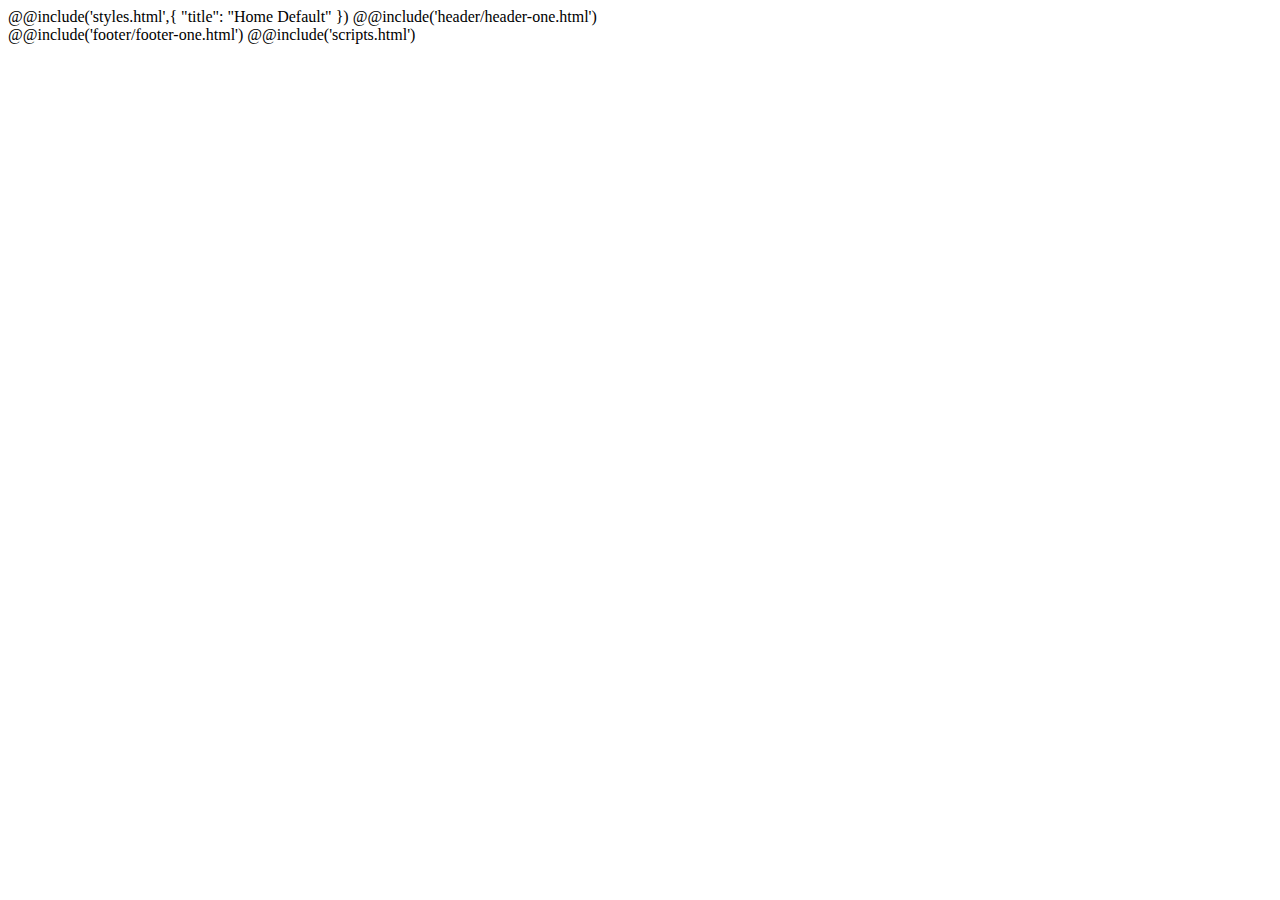
<file: assets/scss/index-developer.html>
<!DOCTYPE html>
<html lang="en">

@@include('styles.html',{
"title": "Home Default"
})

<body class="template-color-1">
    @@include('header/header-one.html')
    <main class="main-page-wrapper">

    </main>

    @@include('footer/footer-one.html')

    @@include('scripts.html')

</body>

</html>
</file>
<file: assets/css/plugins/feature.css>
@font-face{font-family:'Feather';src:url('../../fonts/Feather.ttf?sdxovp') format('truetype'),url('../../fonts/Feather.woff?sdxovp') format('woff'),url('../../fonts/Feather.svg?sdxovp#Feather') format('svg');font-weight:normal;font-style:normal}[class^="feather-"],[class*=" feather-"]{font-family:'feather' !important;speak:none;font-style:normal;font-weight:normal;font-variant:normal;text-transform:none;line-height:1;-webkit-font-smoothing:antialiased;-moz-osx-font-smoothing:grayscale}.feather-activity:before{content:"\e900"}.feather-airplay:before{content:"\e901"}.feather-alecirclert-:before{content:"\e902"}.feather-alert-octagon:before{content:"\e903"}.feather-alert-triangle:before{content:"\e904"}.feather-align-center:before{content:"\e905"}.feather-align-justify:before{content:"\e906"}.feather-align-left:before{content:"\e907"}.feather-align-right:before{content:"\e908"}.feather-anchor:before{content:"\e909"}.feather-aperture:before{content:"\e90a"}.feather-archive:before{content:"\e90b"}.feather-arrow-down:before{content:"\e90c"}.feather-arrow-down-circle:before{content:"\e90d"}.feather-arrow-down-left:before{content:"\e90e"}.feather-arrow-down-right:before{content:"\e90f"}.feather-arrow-left:before{content:"\e910"}.feather-arrow-left-circle:before{content:"\e911"}.feather-arrow-right:before{content:"\e912"}.feather-arrow-right-circle:before{content:"\e913"}.feather-arrow-up:before{content:"\e914"}.feather-arrow-up-circle:before{content:"\e915"}.feather-arrow-up-left:before{content:"\e916"}.feather-arrow-up-right:before{content:"\e917"}.feather-at-sign:before{content:"\e918"}.feather-award:before{content:"\e919"}.feather-bar-chart:before{content:"\e91a"}.feather-bar-chart-2:before{content:"\e91b"}.feather-battery:before{content:"\e91c"}.feather-battery-charging:before{content:"\e91d"}.feather-bell:before{content:"\e91e"}.feather-bell-off:before{content:"\e91f"}.feather-bluetooth:before{content:"\e920"}.feather-bold:before{content:"\e921"}.feather-book:before{content:"\e922"}.feather-book-open:before{content:"\e923"}.feather-bookmark:before{content:"\e924"}.feather-box:before{content:"\e925"}.feather-briefcase:before{content:"\e926"}.feather-calendar:before{content:"\e927"}.feather-camera:before{content:"\e928"}.feather-camera-off:before{content:"\e929"}.feather-cast:before{content:"\e92a"}.feather-check:before{content:"\e92b"}.feather-check-circle:before{content:"\e92c"}.feather-check-square:before{content:"\e92d"}.feather-chevron-down:before{content:"\e92e"}.feather-chevron-left:before{content:"\e92f"}.feather-chevron-right:before{content:"\e930"}.feather-chevron-up:before{content:"\e931"}.feather-chevrons-down:before{content:"\e932"}.feather-chevrons-left:before{content:"\e933"}.feather-chevrons-right:before{content:"\e934"}.feather-chevrons-up:before{content:"\e935"}.feather-chrome:before{content:"\e936"}.feather-circle:before{content:"\e937"}.feather-clipboard:before{content:"\e938"}.feather-clock:before{content:"\e939"}.feather-cloud:before{content:"\e93a"}.feather-cloud-drizzle:before{content:"\e93b"}.feather-cloud-lightning:before{content:"\e93c"}.feather-cloud-off:before{content:"\e93d"}.feather-cloud-rain:before{content:"\e93e"}.feather-cloud-snow:before{content:"\e93f"}.feather-code:before{content:"\e940"}.feather-codepen:before{content:"\e941"}.feather-command:before{content:"\e942"}.feather-compass:before{content:"\e943"}.feather-copy:before{content:"\e944"}.feather-corner-down-left:before{content:"\e945"}.feather-corner-down-right:before{content:"\e946"}.feather-corner-left-down:before{content:"\e947"}.feather-corner-left-up:before{content:"\e948"}.feather-corner-right-down:before{content:"\e949"}.feather-corner-right-up:before{content:"\e94a"}.feather-corner-up-left:before{content:"\e94b"}.feather-corner-up-right:before{content:"\e94c"}.feather-cpu:before{content:"\e94d"}.feather-credit-card:before{content:"\e94e"}.feather-crop:before{content:"\e94f"}.feather-crosshair:before{content:"\e950"}.feather-database:before{content:"\e951"}.feather-delete:before{content:"\e952"}.feather-disc:before{content:"\e953"}.feather-dollar-sign:before{content:"\e954"}.feather-download:before{content:"\e955"}.feather-download-cloud:before{content:"\e956"}.feather-droplet:before{content:"\e957"}.feather-edit:before{content:"\e958"}.feather-edit-2:before{content:"\e959"}.feather-edit-3:before{content:"\e95a"}.feather-external-link:before{content:"\e95b"}.feather-eye:before{content:"\e95c"}.feather-eye-off:before{content:"\e95d"}.feather-facebook:before{content:"\e95e"}.feather-fast-forward:before{content:"\e95f"}.feather-feather:before{content:"\e960"}.feather-file:before{content:"\e961"}.feather-file-minus:before{content:"\e962"}.feather-file-plus:before{content:"\e963"}.feather-file-text:before{content:"\e964"}.feather-film:before{content:"\e965"}.feather-filter:before{content:"\e966"}.feather-flag:before{content:"\e967"}.feather-folder:before{content:"\e968"}.feather-folder-minus:before{content:"\e969"}.feather-folder-plus:before{content:"\e96a"}.feather-gift:before{content:"\e96b"}.feather-git-branch:before{content:"\e96c"}.feather-git-commit:before{content:"\e96d"}.feather-git-merge:before{content:"\e96e"}.feather-git-pull-request:before{content:"\e96f"}.feather-github:before{content:"\e970"}.feather-gitlab:before{content:"\e971"}.feather-globe:before{content:"\e972"}.feather-grid:before{content:"\e973"}.feather-hard-drive:before{content:"\e974"}.feather-hash:before{content:"\e975"}.feather-headphones:before{content:"\e976"}.feather-heart:before{content:"\e977"}.feather-help-circle:before{content:"\e978"}.feather-home:before{content:"\e979"}.feather-image:before{content:"\e97a"}.feather-inbox:before{content:"\e97b"}.feather-info:before{content:"\e97c"}.feather-instagram:before{content:"\e97d"}.feather-italic:before{content:"\e97e"}.feather-layers:before{content:"\e97f"}.feather-layout:before{content:"\e980"}.feather-life-buoy:before{content:"\e981"}.feather-link:before{content:"\e982"}.feather-link-2:before{content:"\e983"}.feather-linkedin:before{content:"\e984"}.feather-list:before{content:"\e985"}.feather-loader:before{content:"\e986"}.feather-lock:before{content:"\e987"}.feather-log-in:before{content:"\e988"}.feather-log-out:before{content:"\e989"}.feather-mail:before{content:"\e98a"}.feather-map:before{content:"\e98b"}.feather-map-pin:before{content:"\e98c"}.feather-maximize:before{content:"\e98d"}.feather-maximize-2:before{content:"\e98e"}.feather-menu:before{content:"\e98f"}.feather-message-circle:before{content:"\e990"}.feather-message-square:before{content:"\e991"}.feather-mic:before{content:"\e992"}.feather-mic-off:before{content:"\e993"}.feather-minimize:before{content:"\e994"}.feather-minimize-2:before{content:"\e995"}.feather-minus:before{content:"\e996"}.feather-minus-circle:before{content:"\e997"}.feather-minus-square:before{content:"\e998"}.feather-monitor:before{content:"\e999"}.feather-moon:before{content:"\e99a"}.feather-more-horizontal:before{content:"\e99b"}.feather-more-vertical:before{content:"\e99c"}.feather-move:before{content:"\e99d"}.feather-music:before{content:"\e99e"}.feather-navigation:before{content:"\e99f"}.feather-navigation-2:before{content:"\e9a0"}.feather-octagon:before{content:"\e9a1"}.feather-package:before{content:"\e9a2"}.feather-paperclip:before{content:"\e9a3"}.feather-pause:before{content:"\e9a4"}.feather-pause-circle:before{content:"\e9a5"}.feather-percent:before{content:"\e9a6"}.feather-phone:before{content:"\e9a7"}.feather-phone-call:before{content:"\e9a8"}.feather-phone-forwarded:before{content:"\e9a9"}.feather-phone-incoming:before{content:"\e9aa"}.feather-phone-missed:before{content:"\e9ab"}.feather-phone-off:before{content:"\e9ac"}.feather-phone-outgoing:before{content:"\e9ad"}.feather-pie-chart:before{content:"\e9ae"}.feather-play:before{content:"\e9af"}.feather-play-circle:before{content:"\e9b0"}.feather-plus:before{content:"\e9b1"}.feather-plus-circle:before{content:"\e9b2"}.feather-plus-square:before{content:"\e9b3"}.feather-pocket:before{content:"\e9b4"}.feather-power:before{content:"\e9b5"}.feather-printer:before{content:"\e9b6"}.feather-radio:before{content:"\e9b7"}.feather-refresh-ccw:before{content:"\e9b8"}.feather-refresh-cw:before{content:"\e9b9"}.feather-repeat:before{content:"\e9ba"}.feather-rewind:before{content:"\e9bb"}.feather-rotate-ccw:before{content:"\e9bc"}.feather-rotate-cw:before{content:"\e9bd"}.feather-rss:before{content:"\e9be"}.feather-save:before{content:"\e9bf"}.feather-scissors:before{content:"\e9c0"}.feather-search:before{content:"\e9c1"}.feather-send:before{content:"\e9c2"}.feather-server:before{content:"\e9c3"}.feather-settings:before{content:"\e9c4"}.feather-share:before{content:"\e9c5"}.feather-share-2:before{content:"\e9c6"}.feather-shield:before{content:"\e9c7"}.feather-shield-off:before{content:"\e9c8"}.feather-shopping-bag:before{content:"\e9c9"}.feather-shopping-cart:before{content:"\e9ca"}.feather-shuffle:before{content:"\e9cb"}.feather-sidebar:before{content:"\e9cc"}.feather-skip-back:before{content:"\e9cd"}.feather-skip-forward:before{content:"\e9ce"}.feather-slack:before{content:"\e9cf"}.feather-slash:before{content:"\e9d0"}.feather-sliders:before{content:"\e9d1"}.feather-smartphone:before{content:"\e9d2"}.feather-speaker:before{content:"\e9d3"}.feather-square:before{content:"\e9d4"}.feather-star:before{content:"\e9d5"}.feather-stop-circle:before{content:"\e9d6"}.feather-sun:before{content:"\e9d7"}.feather-sunrise:before{content:"\e9d8"}.feather-sunset:before{content:"\e9d9"}.feather-tablet:before{content:"\e9da"}.feather-tag:before{content:"\e9db"}.feather-target:before{content:"\e9dc"}.feather-terminal:before{content:"\e9dd"}.feather-thermometer:before{content:"\e9de"}.feather-thumbs-down:before{content:"\e9df"}.feather-thumbs-up:before{content:"\e9e0"}.feather-toggle-left:before{content:"\e9e1"}.feather-toggle-right:before{content:"\e9e2"}.feather-trash:before{content:"\e9e3"}.feather-trash-2:before{content:"\e9e4"}.feather-trending-down:before{content:"\e9e5"}.feather-trending-up:before{content:"\e9e6"}.feather-triangle:before{content:"\e9e7"}.feather-truck:before{content:"\e9e8"}.feather-tv:before{content:"\e9e9"}.feather-twitter:before{content:"\e9ea"}.feather-type:before{content:"\e9eb"}.feather-umbrella:before{content:"\e9ec"}.feather-underline:before{content:"\e9ed"}.feather-unlock:before{content:"\e9ee"}.feather-upload:before{content:"\e9ef"}.feather-upload-cloud:before{content:"\e9f0"}.feather-user:before{content:"\e9f1"}.feather-user-check:before{content:"\e9f2"}.feather-user-minus:before{content:"\e9f3"}.feather-user-plus:before{content:"\e9f4"}.feather-user-x:before{content:"\e9f5"}.feather-users:before{content:"\e9f6"}.feather-video:before{content:"\e9f7"}.feather-video-off:before{content:"\e9f8"}.feather-voicemail:before{content:"\e9f9"}.feather-volume:before{content:"\e9fa"}.feather-volume-1:before{content:"\e9fb"}.feather-volume-2:before{content:"\e9fc"}.feather-volume-x:before{content:"\e9fd"}.feather-watch:before{content:"\e9fe"}.feather-wifi:before{content:"\e9ff"}.feather-wifi-off:before{content:"\ea00"}.feather-wind:before{content:"\ea01"}.feather-x:before{content:"\ea02"}.feather-x-circle:before{content:"\ea03"}.feather-x-square:before{content:"\ea04"}.feather-youtube:before{content:"\ea05"}.feather-zap:before{content:"\ea06"}.feather-zap-off:before{content:"\ea07"}.feather-zoom-in:before{content:"\ea08"}.feather-zoom-out:before{content:"\ea09"}
</file>
<file: assets/css/style.css>
/*---------------------------
 CSS Index  
****************************

01. Variables
02. Typography
03. Spacing
04. Reset
05. Forms
06. Shortcode
07. Common
08. Animations
09. Text Animation
10. Header
11. Nav
12. Mobilemenu
13. Rightdemo
14. Button
15. Accordion
16. Section Title
17. Banner
18. Service
19. Modal
20. Skill
21. Progressbar
22. Testimonial
23. Clients
24. Pricing
25. Contact
26. About
27. Brand
28. Footer
29. Portfolio
30. Slickstyle
31. Home Classic
32. White Version
----------------------------*/
/* Default  */
@import url("https://fonts.googleapis.com/css2?family=Montserrat:wght@200;300;400;500;600;700&display=swap");
@import url("https://fonts.googleapis.com/css2?family=Poppins:wght@200;300;400;500;600;700&display=swap");
:root {
  --color-primary: #ff014f;
  --color-secondary: #f4f5f6;
  --color-tertiary: #0d1013;
  --color-gray: #f6f6f6;
  --color-subtitle: #f9004d;
  --background-color-1: linear-gradient(145deg, #1e2024, #23272b);
  --background-color-2: #212428;
  --shadow-1: 10px 10px 19px #1c1e22,
        -10px -10px 19px #262a2e;
  --shadow-2: inset 21px 21px 19px #181a1d, inset -21px -21px 19px #202225;
  --inner-shadow: 1px 4px 2px -3px rgba(0, 0, 0, 0.7) inset, -1px -3px 3px -2px rgba(255, 255, 255, 0.2) inset;
  --shadow-white-3: 5px 5px 15px #D1D9E6, -5px -5px 15px #ffffff;
  --gradient-box-w: linear-gradient(145deg, #e2e8ec, #ffffff);
  --gradient-red-hover: linear-gradient(145deg, #ff014f, #d11414);
  --color-heading: #ffffff;
  --color-heading-wv: #1e2125;
  --color-body: #878e99;
  --color-body-white: #3c3e41;
  --color-lightn: #c4cfde;
  --color-midgray: #878787;
  --color-light: #E4E6EA;
  --color-lighter: #CED0D4;
  --color-lightest: #F0F2F5;
  --color-border: #E6E6E6;
  --color-white: #ffffff;
  --color-white-75: rgba(255, 255, 255, 0.75);
  --color-success: #3EB75E;
  --color-danger: #FF0003;
  --color-warning: #FF8F3C;
  --color-info: #1BA2DB;
  --color-facebook: #3B5997;
  --color-twitter: #1BA1F2;
  --color-youtube: #ED4141;
  --color-linkedin: #0077B5;
  --color-pinterest: #E60022;
  --color-instagram: #C231A1;
  --color-vimeo: #00ADEF;
  --color-twitch: #6441A3;
  --color-discord: #7289da;
  --p-light: 300;
  --p-regular: 400;
  --p-medium: 500;
  --p-semi-bold: 600;
  --p-bold: 700;
  --p-extra-bold: 800;
  --p-black: 900;
  --s-light: 300;
  --s-regular: 400;
  --s-medium: 500;
  --s-semi-bold: 600;
  --s-bold: 700;
  --s-extra-bold: 800;
  --s-black: 900;
  --transition: 0.4s;
  --font-primary: 'Poppins', sans-serif;
  --font-secondary: 'Montserrat', sans-serif;
  --font-size-b1: 18px;
  --font-size-b2: 22px;
  --font-size-b3: 14px;
  --line-height-b1: 1.50;
  --line-height-b2: 1.6;
  --line-height-b3: 1.7;
  --h1: 70px;
  --h2: 60px;
  --h3: 50px;
  --h4: 40px;
  --h5: 30px;
  --h6: 20px; }

* {
  box-sizing: border-box; }

html {
  margin: 0;
  padding: 0;
  font-size: 10px;
  overflow: hidden;
  overflow-y: auto;
  scroll-behavior: smooth; }

body {
  font-size: var(--font-size-b1);
  line-height: var(--line-height-b1);
  -webkit-font-smoothing: antialiased;
  -moz-osx-font-smoothing: grayscale;
  font-family: var(--font-primary);
  color: var(--color-body);
  font-weight: var(--p-regular); }
  @media only screen and (min-width: 992px) and (max-width: 1199px) {
    body {
      overflow: hidden; } }
  @media only screen and (min-width: 768px) and (max-width: 991px) {
    body {
      overflow: hidden; } }
  @media only screen and (max-width: 767px) {
    body {
      overflow: hidden; } }

h1,
h2,
h3,
h4,
h5,
h6,
.h1,
.h2,
.h3,
.h4,
.h5,
.h6,
address,
p,
pre,
blockquote,
menu,
ol,
ul,
table,
hr {
  margin: 0;
  margin-bottom: 20px; }

h1,
h2,
h3,
h4,
h5,
h6,
.h1,
.h2,
.h3,
.h4,
.h5,
.h6 {
  word-break: break-word;
  font-family: var(--font-secondary);
  line-height: 1.4074;
  color: var(--color-heading); }

h1,
.h1 {
  font-size: var(--h1);
  line-height: 1.19;
  font-weight: 700; }

h2,
.h2 {
  font-size: var(--h2);
  line-height: 1.23; }

h3,
.h3 {
  font-size: var(--h3);
  line-height: 1.14; }

h4,
.h4 {
  font-size: var(--h4);
  line-height: 1.25; }

h5,
.h5 {
  font-size: var(--h5);
  line-height: 1.24; }

h6,
.h6 {
  font-size: var(--h6);
  line-height: 1.25; }

h1 a,
h2 a,
h3 a,
h4 a,
h5 a,
h6 a,
.h1 a,
.h2 a,
.h3 a,
.h4 a,
.h5 a,
.h6 a {
  color: inherit; }

.bg-color-tertiary h1,
.bg-color-tertiary h2,
.bg-color-tertiary h3,
.bg-color-tertiary h4,
.bg-color-tertiary h5,
.bg-color-tertiary h6,
.bg-color-tertiary .h1,
.bg-color-tertiary .h2,
.bg-color-tertiary .h3,
.bg-color-tertiary .h4,
.bg-color-tertiary .h5,
.bg-color-tertiary .h6 {
  color: #fff; }

.bg-color-tertiary p {
  color: #6c7279; }

.bg-color-tertiary a {
  color: #6c7279; }

@media only screen and (min-width: 768px) and (max-width: 991px) {
  h1,
  .h1 {
    font-size: 38px; }
  h2,
  .h2 {
    font-size: 32px; }
  h3,
  .h3 {
    font-size: 28px; }
  h4,
  .h4 {
    font-size: 24px; }
  h5,
  .h5 {
    font-size: 18px; } }

@media only screen and (max-width: 767px) {
  h1,
  .h1 {
    font-size: 34px; }
  h2,
  .h2 {
    font-size: 28px; }
  h3,
  .h3 {
    font-size: 24px; }
  h4,
  .h4 {
    font-size: 20px; }
  h5,
  .h5 {
    font-size: 16px; } }

h1,
.h1,
h2,
.h2,
h3,
.h3 {
  font-weight: var(--s-bold); }

h4,
.h4,
h5,
.h5 {
  font-weight: var(--s-bold); }

h6,
.h6 {
  font-weight: var(--s-bold); }

p {
  font-size: var(--font-size-b2);
  line-height: var(--line-height-b2);
  font-weight: var(--p-regular);
  color: var(--color-body);
  margin: 0 0 40px; }
  p.b1 {
    font-size: var(--font-size-b1);
    line-height: var(--line-height-b1); }
  p.b3 {
    font-size: var(--font-size-b3);
    line-height: var(--line-height-b3); }
  @media only screen and (max-width: 767px) {
    p {
      margin: 0 0 20px;
      font-size: var(--font-size-b2);
      line-height: var(--line-height-b2); } }
  p.has-large-font-size {
    line-height: 1.5;
    font-size: 36px; }
  p.has-medium-font-size {
    font-size: 24px;
    line-height: 36px; }
  p.has-small-font-size {
    font-size: 13px; }
  p.has-very-light-gray-color {
    color: var(--color-white); }
  p.has-background {
    padding: 20px 30px; }
  p.b1 {
    font-size: var(--font-size-b1);
    line-height: var(--line-height-b1); }
  p.b2 {
    font-size: var(--font-size-b2);
    line-height: var(--line-height-b2); }
  p.b3 {
    font-size: var(--font-size-b3);
    line-height: var(--line-height-b3); }
  p:last-child {
    margin-bottom: 0; }

.b1 {
  font-size: var(--font-size-b1);
  line-height: var(--line-height-b1); }

.b2 {
  font-size: var(--font-size-b2);
  line-height: var(--line-height-b2); }

.b3 {
  font-size: var(--font-size-b3);
  line-height: var(--line-height-b3); }

.b4 {
  font-size: var(--font-size-b4);
  line-height: var(--line-height-b4); }

table {
  border-collapse: collapse;
  border-spacing: 0;
  margin: 0 0 20px;
  width: 100%; }

table a,
table a:link,
table a:visited {
  text-decoration: none; }

cite,
.wp-block-pullquote cite,
.wp-block-pullquote.is-style-solid-color blockquote cite,
.wp-block-quote cite {
  color: var(--color-heading); }

var {
  font-family: 'Poppins', sans-serif; }

/*---------------------------
	List Style 
---------------------------*/
ul,
ol {
  padding-left: 18px; }

ul {
  list-style: square;
  margin-bottom: 30px;
  padding-left: 20px; }
  ul.liststyle.bullet li {
    font-size: 18px;
    line-height: 30px;
    color: var(--color-body);
    position: relative;
    padding-left: 30px; }
    @media only screen and (max-width: 767px) {
      ul.liststyle.bullet li {
        padding-left: 19px; } }
    ul.liststyle.bullet li::before {
      position: absolute;
      content: "";
      width: 6px;
      height: 6px;
      border-radius: 100%;
      background: var(--color-body);
      left: 0;
      top: 10px; }
    ul.liststyle.bullet li + li {
      margin-top: 8px; }
  ul li {
    font-size: var(--font-size-b1);
    line-height: var(--line-height-b1);
    margin-top: 10px;
    margin-bottom: 10px;
    color: var(--color-body); }
    ul li a {
      text-decoration: none;
      color: var(--color-gray); }
      ul li a:hover {
        color: var(--color-primary); }
  ul ul {
    margin-bottom: 0; }

ol {
  margin-bottom: 30px; }
  ol li {
    font-size: var(--font-size-b1);
    line-height: var(--line-height-b1);
    color: var(--color-body);
    margin-top: 10px;
    margin-bottom: 10px; }
    ol li a {
      color: var(--color-heading);
      text-decoration: none; }
      ol li a:hover {
        color: var(--color-primary); }
  ol ul {
    padding-left: 30px; }

/*=========================
    Section Separation 
==========================*/
.slick-dotted.slick-slider {
  margin-bottom: 0; }

.mb_dec--25 {
  margin-bottom: -25px; }

.mb_dec--30 {
  margin-bottom: -30px; }

.m--0 {
  margin: 0; }

.rn-section-gap {
  padding: 100px 0; }
  @media only screen and (min-width: 768px) and (max-width: 991px) {
    .rn-section-gap {
      padding: 80px 0; } }
  @media only screen and (max-width: 767px) {
    .rn-section-gap {
      padding: 80px 0; } }

.rn-section-gapBottom {
  padding-bottom: 100px; }
  @media only screen and (min-width: 768px) and (max-width: 991px) {
    .rn-section-gapBottom {
      padding-bottom: 80px; } }
  @media only screen and (max-width: 767px) {
    .rn-section-gapBottom {
      padding-bottom: 80px; } }

.rn-section-gapTop {
  padding-top: 100px; }
  @media only screen and (min-width: 768px) and (max-width: 991px) {
    .rn-section-gapTop {
      padding-top: 80px; } }
  @media only screen and (max-width: 767px) {
    .rn-section-gapTop {
      padding-top: 80px; } }

.pl--0 {
  padding-left: 0 !important; }

.pr--0 {
  padding-right: 0 !important; }

.pt--0 {
  padding-top: 0 !important; }

.pb--0 {
  padding-bottom: 0 !important; }

.mr--0 {
  margin-right: 0 !important; }

.ml--0 {
  margin-left: 0 !important; }

.mt--0 {
  margin-top: 0 !important; }

.mb--0 {
  margin-bottom: 0 !important; }

.ptb--5 {
  padding: 5px 0 !important; }

.plr--5 {
  padding: 0 5px !important; }

.pt--5 {
  padding-top: 5px !important; }

.pb--5 {
  padding-bottom: 5px !important; }

.pl--5 {
  padding-left: 5px !important; }

.pr--5 {
  padding-right: 5px !important; }

.mt--5 {
  margin-top: 5px !important; }

.mb--5 {
  margin-bottom: 5px !important; }

.mr--5 {
  margin-right: 5px !important; }

.ml--5 {
  margin-left: 5px !important; }

.ptb--10 {
  padding: 10px 0 !important; }

.plr--10 {
  padding: 0 10px !important; }

.pt--10 {
  padding-top: 10px !important; }

.pb--10 {
  padding-bottom: 10px !important; }

.pl--10 {
  padding-left: 10px !important; }

.pr--10 {
  padding-right: 10px !important; }

.mt--10 {
  margin-top: 10px !important; }

.mb--10 {
  margin-bottom: 10px !important; }

.mr--10 {
  margin-right: 10px !important; }

.ml--10 {
  margin-left: 10px !important; }

.ptb--15 {
  padding: 15px 0 !important; }

.plr--15 {
  padding: 0 15px !important; }

.pt--15 {
  padding-top: 15px !important; }

.pb--15 {
  padding-bottom: 15px !important; }

.pl--15 {
  padding-left: 15px !important; }

.pr--15 {
  padding-right: 15px !important; }

.mt--15 {
  margin-top: 15px !important; }

.mb--15 {
  margin-bottom: 15px !important; }

.mr--15 {
  margin-right: 15px !important; }

.ml--15 {
  margin-left: 15px !important; }

.ptb--20 {
  padding: 20px 0 !important; }

.plr--20 {
  padding: 0 20px !important; }

.pt--20 {
  padding-top: 20px !important; }

.pb--20 {
  padding-bottom: 20px !important; }

.pl--20 {
  padding-left: 20px !important; }

.pr--20 {
  padding-right: 20px !important; }

.mt--20 {
  margin-top: 20px !important; }

.mb--20 {
  margin-bottom: 20px !important; }

.mr--20 {
  margin-right: 20px !important; }

.ml--20 {
  margin-left: 20px !important; }

.ptb--25 {
  padding: 25px 0 !important; }

.plr--25 {
  padding: 0 25px !important; }

.pt--25 {
  padding-top: 25px !important; }

.pb--25 {
  padding-bottom: 25px !important; }

.pl--25 {
  padding-left: 25px !important; }

.pr--25 {
  padding-right: 25px !important; }

.mt--25 {
  margin-top: 25px !important; }

.mb--25 {
  margin-bottom: 25px !important; }

.mr--25 {
  margin-right: 25px !important; }

.ml--25 {
  margin-left: 25px !important; }

.ptb--30 {
  padding: 30px 0 !important; }

.plr--30 {
  padding: 0 30px !important; }

.pt--30 {
  padding-top: 30px !important; }

.pb--30 {
  padding-bottom: 30px !important; }

.pl--30 {
  padding-left: 30px !important; }

.pr--30 {
  padding-right: 30px !important; }

.mt--30 {
  margin-top: 30px !important; }

.mb--30 {
  margin-bottom: 30px !important; }

.mr--30 {
  margin-right: 30px !important; }

.ml--30 {
  margin-left: 30px !important; }

.ptb--35 {
  padding: 35px 0 !important; }

.plr--35 {
  padding: 0 35px !important; }

.pt--35 {
  padding-top: 35px !important; }

.pb--35 {
  padding-bottom: 35px !important; }

.pl--35 {
  padding-left: 35px !important; }

.pr--35 {
  padding-right: 35px !important; }

.mt--35 {
  margin-top: 35px !important; }

.mb--35 {
  margin-bottom: 35px !important; }

.mr--35 {
  margin-right: 35px !important; }

.ml--35 {
  margin-left: 35px !important; }

.ptb--40 {
  padding: 40px 0 !important; }

.plr--40 {
  padding: 0 40px !important; }

.pt--40 {
  padding-top: 40px !important; }

.pb--40 {
  padding-bottom: 40px !important; }

.pl--40 {
  padding-left: 40px !important; }

.pr--40 {
  padding-right: 40px !important; }

.mt--40 {
  margin-top: 40px !important; }

.mb--40 {
  margin-bottom: 40px !important; }

.mr--40 {
  margin-right: 40px !important; }

.ml--40 {
  margin-left: 40px !important; }

.ptb--45 {
  padding: 45px 0 !important; }

.plr--45 {
  padding: 0 45px !important; }

.pt--45 {
  padding-top: 45px !important; }

.pb--45 {
  padding-bottom: 45px !important; }

.pl--45 {
  padding-left: 45px !important; }

.pr--45 {
  padding-right: 45px !important; }

.mt--45 {
  margin-top: 45px !important; }

.mb--45 {
  margin-bottom: 45px !important; }

.mr--45 {
  margin-right: 45px !important; }

.ml--45 {
  margin-left: 45px !important; }

.ptb--50 {
  padding: 50px 0 !important; }

.plr--50 {
  padding: 0 50px !important; }

.pt--50 {
  padding-top: 50px !important; }

.pb--50 {
  padding-bottom: 50px !important; }

.pl--50 {
  padding-left: 50px !important; }

.pr--50 {
  padding-right: 50px !important; }

.mt--50 {
  margin-top: 50px !important; }

.mb--50 {
  margin-bottom: 50px !important; }

.mr--50 {
  margin-right: 50px !important; }

.ml--50 {
  margin-left: 50px !important; }

.ptb--55 {
  padding: 55px 0 !important; }

.plr--55 {
  padding: 0 55px !important; }

.pt--55 {
  padding-top: 55px !important; }

.pb--55 {
  padding-bottom: 55px !important; }

.pl--55 {
  padding-left: 55px !important; }

.pr--55 {
  padding-right: 55px !important; }

.mt--55 {
  margin-top: 55px !important; }

.mb--55 {
  margin-bottom: 55px !important; }

.mr--55 {
  margin-right: 55px !important; }

.ml--55 {
  margin-left: 55px !important; }

.ptb--60 {
  padding: 60px 0 !important; }

.plr--60 {
  padding: 0 60px !important; }

.pt--60 {
  padding-top: 60px !important; }

.pb--60 {
  padding-bottom: 60px !important; }

.pl--60 {
  padding-left: 60px !important; }

.pr--60 {
  padding-right: 60px !important; }

.mt--60 {
  margin-top: 60px !important; }

.mb--60 {
  margin-bottom: 60px !important; }

.mr--60 {
  margin-right: 60px !important; }

.ml--60 {
  margin-left: 60px !important; }

.ptb--65 {
  padding: 65px 0 !important; }

.plr--65 {
  padding: 0 65px !important; }

.pt--65 {
  padding-top: 65px !important; }

.pb--65 {
  padding-bottom: 65px !important; }

.pl--65 {
  padding-left: 65px !important; }

.pr--65 {
  padding-right: 65px !important; }

.mt--65 {
  margin-top: 65px !important; }

.mb--65 {
  margin-bottom: 65px !important; }

.mr--65 {
  margin-right: 65px !important; }

.ml--65 {
  margin-left: 65px !important; }

.ptb--70 {
  padding: 70px 0 !important; }

.plr--70 {
  padding: 0 70px !important; }

.pt--70 {
  padding-top: 70px !important; }

.pb--70 {
  padding-bottom: 70px !important; }

.pl--70 {
  padding-left: 70px !important; }

.pr--70 {
  padding-right: 70px !important; }

.mt--70 {
  margin-top: 70px !important; }

.mb--70 {
  margin-bottom: 70px !important; }

.mr--70 {
  margin-right: 70px !important; }

.ml--70 {
  margin-left: 70px !important; }

.ptb--75 {
  padding: 75px 0 !important; }

.plr--75 {
  padding: 0 75px !important; }

.pt--75 {
  padding-top: 75px !important; }

.pb--75 {
  padding-bottom: 75px !important; }

.pl--75 {
  padding-left: 75px !important; }

.pr--75 {
  padding-right: 75px !important; }

.mt--75 {
  margin-top: 75px !important; }

.mb--75 {
  margin-bottom: 75px !important; }

.mr--75 {
  margin-right: 75px !important; }

.ml--75 {
  margin-left: 75px !important; }

.ptb--80 {
  padding: 80px 0 !important; }

.plr--80 {
  padding: 0 80px !important; }

.pt--80 {
  padding-top: 80px !important; }

.pb--80 {
  padding-bottom: 80px !important; }

.pl--80 {
  padding-left: 80px !important; }

.pr--80 {
  padding-right: 80px !important; }

.mt--80 {
  margin-top: 80px !important; }

.mb--80 {
  margin-bottom: 80px !important; }

.mr--80 {
  margin-right: 80px !important; }

.ml--80 {
  margin-left: 80px !important; }

.ptb--85 {
  padding: 85px 0 !important; }

.plr--85 {
  padding: 0 85px !important; }

.pt--85 {
  padding-top: 85px !important; }

.pb--85 {
  padding-bottom: 85px !important; }

.pl--85 {
  padding-left: 85px !important; }

.pr--85 {
  padding-right: 85px !important; }

.mt--85 {
  margin-top: 85px !important; }

.mb--85 {
  margin-bottom: 85px !important; }

.mr--85 {
  margin-right: 85px !important; }

.ml--85 {
  margin-left: 85px !important; }

.ptb--90 {
  padding: 90px 0 !important; }

.plr--90 {
  padding: 0 90px !important; }

.pt--90 {
  padding-top: 90px !important; }

.pb--90 {
  padding-bottom: 90px !important; }

.pl--90 {
  padding-left: 90px !important; }

.pr--90 {
  padding-right: 90px !important; }

.mt--90 {
  margin-top: 90px !important; }

.mb--90 {
  margin-bottom: 90px !important; }

.mr--90 {
  margin-right: 90px !important; }

.ml--90 {
  margin-left: 90px !important; }

.ptb--95 {
  padding: 95px 0 !important; }

.plr--95 {
  padding: 0 95px !important; }

.pt--95 {
  padding-top: 95px !important; }

.pb--95 {
  padding-bottom: 95px !important; }

.pl--95 {
  padding-left: 95px !important; }

.pr--95 {
  padding-right: 95px !important; }

.mt--95 {
  margin-top: 95px !important; }

.mb--95 {
  margin-bottom: 95px !important; }

.mr--95 {
  margin-right: 95px !important; }

.ml--95 {
  margin-left: 95px !important; }

.ptb--100 {
  padding: 100px 0 !important; }

.plr--100 {
  padding: 0 100px !important; }

.pt--100 {
  padding-top: 100px !important; }

.pb--100 {
  padding-bottom: 100px !important; }

.pl--100 {
  padding-left: 100px !important; }

.pr--100 {
  padding-right: 100px !important; }

.mt--100 {
  margin-top: 100px !important; }

.mb--100 {
  margin-bottom: 100px !important; }

.mr--100 {
  margin-right: 100px !important; }

.ml--100 {
  margin-left: 100px !important; }

.ptb--105 {
  padding: 105px 0 !important; }

.plr--105 {
  padding: 0 105px !important; }

.pt--105 {
  padding-top: 105px !important; }

.pb--105 {
  padding-bottom: 105px !important; }

.pl--105 {
  padding-left: 105px !important; }

.pr--105 {
  padding-right: 105px !important; }

.mt--105 {
  margin-top: 105px !important; }

.mb--105 {
  margin-bottom: 105px !important; }

.mr--105 {
  margin-right: 105px !important; }

.ml--105 {
  margin-left: 105px !important; }

.ptb--110 {
  padding: 110px 0 !important; }

.plr--110 {
  padding: 0 110px !important; }

.pt--110 {
  padding-top: 110px !important; }

.pb--110 {
  padding-bottom: 110px !important; }

.pl--110 {
  padding-left: 110px !important; }

.pr--110 {
  padding-right: 110px !important; }

.mt--110 {
  margin-top: 110px !important; }

.mb--110 {
  margin-bottom: 110px !important; }

.mr--110 {
  margin-right: 110px !important; }

.ml--110 {
  margin-left: 110px !important; }

.ptb--115 {
  padding: 115px 0 !important; }

.plr--115 {
  padding: 0 115px !important; }

.pt--115 {
  padding-top: 115px !important; }

.pb--115 {
  padding-bottom: 115px !important; }

.pl--115 {
  padding-left: 115px !important; }

.pr--115 {
  padding-right: 115px !important; }

.mt--115 {
  margin-top: 115px !important; }

.mb--115 {
  margin-bottom: 115px !important; }

.mr--115 {
  margin-right: 115px !important; }

.ml--115 {
  margin-left: 115px !important; }

.ptb--120 {
  padding: 120px 0 !important; }

.plr--120 {
  padding: 0 120px !important; }

.pt--120 {
  padding-top: 120px !important; }

.pb--120 {
  padding-bottom: 120px !important; }

.pl--120 {
  padding-left: 120px !important; }

.pr--120 {
  padding-right: 120px !important; }

.mt--120 {
  margin-top: 120px !important; }

.mb--120 {
  margin-bottom: 120px !important; }

.mr--120 {
  margin-right: 120px !important; }

.ml--120 {
  margin-left: 120px !important; }

.ptb--125 {
  padding: 125px 0 !important; }

.plr--125 {
  padding: 0 125px !important; }

.pt--125 {
  padding-top: 125px !important; }

.pb--125 {
  padding-bottom: 125px !important; }

.pl--125 {
  padding-left: 125px !important; }

.pr--125 {
  padding-right: 125px !important; }

.mt--125 {
  margin-top: 125px !important; }

.mb--125 {
  margin-bottom: 125px !important; }

.mr--125 {
  margin-right: 125px !important; }

.ml--125 {
  margin-left: 125px !important; }

.ptb--130 {
  padding: 130px 0 !important; }

.plr--130 {
  padding: 0 130px !important; }

.pt--130 {
  padding-top: 130px !important; }

.pb--130 {
  padding-bottom: 130px !important; }

.pl--130 {
  padding-left: 130px !important; }

.pr--130 {
  padding-right: 130px !important; }

.mt--130 {
  margin-top: 130px !important; }

.mb--130 {
  margin-bottom: 130px !important; }

.mr--130 {
  margin-right: 130px !important; }

.ml--130 {
  margin-left: 130px !important; }

.ptb--135 {
  padding: 135px 0 !important; }

.plr--135 {
  padding: 0 135px !important; }

.pt--135 {
  padding-top: 135px !important; }

.pb--135 {
  padding-bottom: 135px !important; }

.pl--135 {
  padding-left: 135px !important; }

.pr--135 {
  padding-right: 135px !important; }

.mt--135 {
  margin-top: 135px !important; }

.mb--135 {
  margin-bottom: 135px !important; }

.mr--135 {
  margin-right: 135px !important; }

.ml--135 {
  margin-left: 135px !important; }

.ptb--140 {
  padding: 140px 0 !important; }

.plr--140 {
  padding: 0 140px !important; }

.pt--140 {
  padding-top: 140px !important; }

.pb--140 {
  padding-bottom: 140px !important; }

.pl--140 {
  padding-left: 140px !important; }

.pr--140 {
  padding-right: 140px !important; }

.mt--140 {
  margin-top: 140px !important; }

.mb--140 {
  margin-bottom: 140px !important; }

.mr--140 {
  margin-right: 140px !important; }

.ml--140 {
  margin-left: 140px !important; }

.ptb--145 {
  padding: 145px 0 !important; }

.plr--145 {
  padding: 0 145px !important; }

.pt--145 {
  padding-top: 145px !important; }

.pb--145 {
  padding-bottom: 145px !important; }

.pl--145 {
  padding-left: 145px !important; }

.pr--145 {
  padding-right: 145px !important; }

.mt--145 {
  margin-top: 145px !important; }

.mb--145 {
  margin-bottom: 145px !important; }

.mr--145 {
  margin-right: 145px !important; }

.ml--145 {
  margin-left: 145px !important; }

.ptb--150 {
  padding: 150px 0 !important; }

.plr--150 {
  padding: 0 150px !important; }

.pt--150 {
  padding-top: 150px !important; }

.pb--150 {
  padding-bottom: 150px !important; }

.pl--150 {
  padding-left: 150px !important; }

.pr--150 {
  padding-right: 150px !important; }

.mt--150 {
  margin-top: 150px !important; }

.mb--150 {
  margin-bottom: 150px !important; }

.mr--150 {
  margin-right: 150px !important; }

.ml--150 {
  margin-left: 150px !important; }

.ptb--155 {
  padding: 155px 0 !important; }

.plr--155 {
  padding: 0 155px !important; }

.pt--155 {
  padding-top: 155px !important; }

.pb--155 {
  padding-bottom: 155px !important; }

.pl--155 {
  padding-left: 155px !important; }

.pr--155 {
  padding-right: 155px !important; }

.mt--155 {
  margin-top: 155px !important; }

.mb--155 {
  margin-bottom: 155px !important; }

.mr--155 {
  margin-right: 155px !important; }

.ml--155 {
  margin-left: 155px !important; }

.ptb--160 {
  padding: 160px 0 !important; }

.plr--160 {
  padding: 0 160px !important; }

.pt--160 {
  padding-top: 160px !important; }

.pb--160 {
  padding-bottom: 160px !important; }

.pl--160 {
  padding-left: 160px !important; }

.pr--160 {
  padding-right: 160px !important; }

.mt--160 {
  margin-top: 160px !important; }

.mb--160 {
  margin-bottom: 160px !important; }

.mr--160 {
  margin-right: 160px !important; }

.ml--160 {
  margin-left: 160px !important; }

.ptb--165 {
  padding: 165px 0 !important; }

.plr--165 {
  padding: 0 165px !important; }

.pt--165 {
  padding-top: 165px !important; }

.pb--165 {
  padding-bottom: 165px !important; }

.pl--165 {
  padding-left: 165px !important; }

.pr--165 {
  padding-right: 165px !important; }

.mt--165 {
  margin-top: 165px !important; }

.mb--165 {
  margin-bottom: 165px !important; }

.mr--165 {
  margin-right: 165px !important; }

.ml--165 {
  margin-left: 165px !important; }

.ptb--170 {
  padding: 170px 0 !important; }

.plr--170 {
  padding: 0 170px !important; }

.pt--170 {
  padding-top: 170px !important; }

.pb--170 {
  padding-bottom: 170px !important; }

.pl--170 {
  padding-left: 170px !important; }

.pr--170 {
  padding-right: 170px !important; }

.mt--170 {
  margin-top: 170px !important; }

.mb--170 {
  margin-bottom: 170px !important; }

.mr--170 {
  margin-right: 170px !important; }

.ml--170 {
  margin-left: 170px !important; }

.ptb--175 {
  padding: 175px 0 !important; }

.plr--175 {
  padding: 0 175px !important; }

.pt--175 {
  padding-top: 175px !important; }

.pb--175 {
  padding-bottom: 175px !important; }

.pl--175 {
  padding-left: 175px !important; }

.pr--175 {
  padding-right: 175px !important; }

.mt--175 {
  margin-top: 175px !important; }

.mb--175 {
  margin-bottom: 175px !important; }

.mr--175 {
  margin-right: 175px !important; }

.ml--175 {
  margin-left: 175px !important; }

.ptb--180 {
  padding: 180px 0 !important; }

.plr--180 {
  padding: 0 180px !important; }

.pt--180 {
  padding-top: 180px !important; }

.pb--180 {
  padding-bottom: 180px !important; }

.pl--180 {
  padding-left: 180px !important; }

.pr--180 {
  padding-right: 180px !important; }

.mt--180 {
  margin-top: 180px !important; }

.mb--180 {
  margin-bottom: 180px !important; }

.mr--180 {
  margin-right: 180px !important; }

.ml--180 {
  margin-left: 180px !important; }

.ptb--185 {
  padding: 185px 0 !important; }

.plr--185 {
  padding: 0 185px !important; }

.pt--185 {
  padding-top: 185px !important; }

.pb--185 {
  padding-bottom: 185px !important; }

.pl--185 {
  padding-left: 185px !important; }

.pr--185 {
  padding-right: 185px !important; }

.mt--185 {
  margin-top: 185px !important; }

.mb--185 {
  margin-bottom: 185px !important; }

.mr--185 {
  margin-right: 185px !important; }

.ml--185 {
  margin-left: 185px !important; }

.ptb--190 {
  padding: 190px 0 !important; }

.plr--190 {
  padding: 0 190px !important; }

.pt--190 {
  padding-top: 190px !important; }

.pb--190 {
  padding-bottom: 190px !important; }

.pl--190 {
  padding-left: 190px !important; }

.pr--190 {
  padding-right: 190px !important; }

.mt--190 {
  margin-top: 190px !important; }

.mb--190 {
  margin-bottom: 190px !important; }

.mr--190 {
  margin-right: 190px !important; }

.ml--190 {
  margin-left: 190px !important; }

.ptb--195 {
  padding: 195px 0 !important; }

.plr--195 {
  padding: 0 195px !important; }

.pt--195 {
  padding-top: 195px !important; }

.pb--195 {
  padding-bottom: 195px !important; }

.pl--195 {
  padding-left: 195px !important; }

.pr--195 {
  padding-right: 195px !important; }

.mt--195 {
  margin-top: 195px !important; }

.mb--195 {
  margin-bottom: 195px !important; }

.mr--195 {
  margin-right: 195px !important; }

.ml--195 {
  margin-left: 195px !important; }

.ptb--200 {
  padding: 200px 0 !important; }

.plr--200 {
  padding: 0 200px !important; }

.pt--200 {
  padding-top: 200px !important; }

.pb--200 {
  padding-bottom: 200px !important; }

.pl--200 {
  padding-left: 200px !important; }

.pr--200 {
  padding-right: 200px !important; }

.mt--200 {
  margin-top: 200px !important; }

.mb--200 {
  margin-bottom: 200px !important; }

.mr--200 {
  margin-right: 200px !important; }

.ml--200 {
  margin-left: 200px !important; }

@media only screen and (min-width: 1200px) and (max-width: 1599px) {
  .ptb_lp--5 {
    padding: 5px 0; }
  .plr_lp--5 {
    padding: 0 5px; }
  .pt_lp--5 {
    padding-top: 5px; }
  .pb_lp--5 {
    padding-bottom: 5px; }
  .pl_lp--5 {
    padding-left: 5px; }
  .pr_lp--5 {
    padding-right: 5px; }
  .mt_lp--5 {
    margin-top: 5px; }
  .mb_lp--5 {
    margin-bottom: 5px; }
  .ptb_lp--10 {
    padding: 10px 0; }
  .plr_lp--10 {
    padding: 0 10px; }
  .pt_lp--10 {
    padding-top: 10px; }
  .pb_lp--10 {
    padding-bottom: 10px; }
  .pl_lp--10 {
    padding-left: 10px; }
  .pr_lp--10 {
    padding-right: 10px; }
  .mt_lp--10 {
    margin-top: 10px; }
  .mb_lp--10 {
    margin-bottom: 10px; }
  .ptb_lp--15 {
    padding: 15px 0; }
  .plr_lp--15 {
    padding: 0 15px; }
  .pt_lp--15 {
    padding-top: 15px; }
  .pb_lp--15 {
    padding-bottom: 15px; }
  .pl_lp--15 {
    padding-left: 15px; }
  .pr_lp--15 {
    padding-right: 15px; }
  .mt_lp--15 {
    margin-top: 15px; }
  .mb_lp--15 {
    margin-bottom: 15px; }
  .ptb_lp--20 {
    padding: 20px 0; }
  .plr_lp--20 {
    padding: 0 20px; }
  .pt_lp--20 {
    padding-top: 20px; }
  .pb_lp--20 {
    padding-bottom: 20px; }
  .pl_lp--20 {
    padding-left: 20px; }
  .pr_lp--20 {
    padding-right: 20px; }
  .mt_lp--20 {
    margin-top: 20px; }
  .mb_lp--20 {
    margin-bottom: 20px; }
  .ptb_lp--25 {
    padding: 25px 0; }
  .plr_lp--25 {
    padding: 0 25px; }
  .pt_lp--25 {
    padding-top: 25px; }
  .pb_lp--25 {
    padding-bottom: 25px; }
  .pl_lp--25 {
    padding-left: 25px; }
  .pr_lp--25 {
    padding-right: 25px; }
  .mt_lp--25 {
    margin-top: 25px; }
  .mb_lp--25 {
    margin-bottom: 25px; }
  .ptb_lp--30 {
    padding: 30px 0; }
  .plr_lp--30 {
    padding: 0 30px; }
  .pt_lp--30 {
    padding-top: 30px; }
  .pb_lp--30 {
    padding-bottom: 30px; }
  .pl_lp--30 {
    padding-left: 30px; }
  .pr_lp--30 {
    padding-right: 30px; }
  .mt_lp--30 {
    margin-top: 30px; }
  .mb_lp--30 {
    margin-bottom: 30px; }
  .ptb_lp--35 {
    padding: 35px 0; }
  .plr_lp--35 {
    padding: 0 35px; }
  .pt_lp--35 {
    padding-top: 35px; }
  .pb_lp--35 {
    padding-bottom: 35px; }
  .pl_lp--35 {
    padding-left: 35px; }
  .pr_lp--35 {
    padding-right: 35px; }
  .mt_lp--35 {
    margin-top: 35px; }
  .mb_lp--35 {
    margin-bottom: 35px; }
  .ptb_lp--40 {
    padding: 40px 0; }
  .plr_lp--40 {
    padding: 0 40px; }
  .pt_lp--40 {
    padding-top: 40px; }
  .pb_lp--40 {
    padding-bottom: 40px; }
  .pl_lp--40 {
    padding-left: 40px; }
  .pr_lp--40 {
    padding-right: 40px; }
  .mt_lp--40 {
    margin-top: 40px; }
  .mb_lp--40 {
    margin-bottom: 40px; }
  .ptb_lp--45 {
    padding: 45px 0; }
  .plr_lp--45 {
    padding: 0 45px; }
  .pt_lp--45 {
    padding-top: 45px; }
  .pb_lp--45 {
    padding-bottom: 45px; }
  .pl_lp--45 {
    padding-left: 45px; }
  .pr_lp--45 {
    padding-right: 45px; }
  .mt_lp--45 {
    margin-top: 45px; }
  .mb_lp--45 {
    margin-bottom: 45px; }
  .ptb_lp--50 {
    padding: 50px 0; }
  .plr_lp--50 {
    padding: 0 50px; }
  .pt_lp--50 {
    padding-top: 50px; }
  .pb_lp--50 {
    padding-bottom: 50px; }
  .pl_lp--50 {
    padding-left: 50px; }
  .pr_lp--50 {
    padding-right: 50px; }
  .mt_lp--50 {
    margin-top: 50px; }
  .mb_lp--50 {
    margin-bottom: 50px; }
  .ptb_lp--55 {
    padding: 55px 0; }
  .plr_lp--55 {
    padding: 0 55px; }
  .pt_lp--55 {
    padding-top: 55px; }
  .pb_lp--55 {
    padding-bottom: 55px; }
  .pl_lp--55 {
    padding-left: 55px; }
  .pr_lp--55 {
    padding-right: 55px; }
  .mt_lp--55 {
    margin-top: 55px; }
  .mb_lp--55 {
    margin-bottom: 55px; }
  .ptb_lp--60 {
    padding: 60px 0; }
  .plr_lp--60 {
    padding: 0 60px; }
  .pt_lp--60 {
    padding-top: 60px; }
  .pb_lp--60 {
    padding-bottom: 60px; }
  .pl_lp--60 {
    padding-left: 60px; }
  .pr_lp--60 {
    padding-right: 60px; }
  .mt_lp--60 {
    margin-top: 60px; }
  .mb_lp--60 {
    margin-bottom: 60px; }
  .ptb_lp--65 {
    padding: 65px 0; }
  .plr_lp--65 {
    padding: 0 65px; }
  .pt_lp--65 {
    padding-top: 65px; }
  .pb_lp--65 {
    padding-bottom: 65px; }
  .pl_lp--65 {
    padding-left: 65px; }
  .pr_lp--65 {
    padding-right: 65px; }
  .mt_lp--65 {
    margin-top: 65px; }
  .mb_lp--65 {
    margin-bottom: 65px; }
  .ptb_lp--70 {
    padding: 70px 0; }
  .plr_lp--70 {
    padding: 0 70px; }
  .pt_lp--70 {
    padding-top: 70px; }
  .pb_lp--70 {
    padding-bottom: 70px; }
  .pl_lp--70 {
    padding-left: 70px; }
  .pr_lp--70 {
    padding-right: 70px; }
  .mt_lp--70 {
    margin-top: 70px; }
  .mb_lp--70 {
    margin-bottom: 70px; }
  .ptb_lp--75 {
    padding: 75px 0; }
  .plr_lp--75 {
    padding: 0 75px; }
  .pt_lp--75 {
    padding-top: 75px; }
  .pb_lp--75 {
    padding-bottom: 75px; }
  .pl_lp--75 {
    padding-left: 75px; }
  .pr_lp--75 {
    padding-right: 75px; }
  .mt_lp--75 {
    margin-top: 75px; }
  .mb_lp--75 {
    margin-bottom: 75px; }
  .ptb_lp--80 {
    padding: 80px 0; }
  .plr_lp--80 {
    padding: 0 80px; }
  .pt_lp--80 {
    padding-top: 80px; }
  .pb_lp--80 {
    padding-bottom: 80px; }
  .pl_lp--80 {
    padding-left: 80px; }
  .pr_lp--80 {
    padding-right: 80px; }
  .mt_lp--80 {
    margin-top: 80px; }
  .mb_lp--80 {
    margin-bottom: 80px; }
  .ptb_lp--85 {
    padding: 85px 0; }
  .plr_lp--85 {
    padding: 0 85px; }
  .pt_lp--85 {
    padding-top: 85px; }
  .pb_lp--85 {
    padding-bottom: 85px; }
  .pl_lp--85 {
    padding-left: 85px; }
  .pr_lp--85 {
    padding-right: 85px; }
  .mt_lp--85 {
    margin-top: 85px; }
  .mb_lp--85 {
    margin-bottom: 85px; }
  .ptb_lp--90 {
    padding: 90px 0; }
  .plr_lp--90 {
    padding: 0 90px; }
  .pt_lp--90 {
    padding-top: 90px; }
  .pb_lp--90 {
    padding-bottom: 90px; }
  .pl_lp--90 {
    padding-left: 90px; }
  .pr_lp--90 {
    padding-right: 90px; }
  .mt_lp--90 {
    margin-top: 90px; }
  .mb_lp--90 {
    margin-bottom: 90px; }
  .ptb_lp--95 {
    padding: 95px 0; }
  .plr_lp--95 {
    padding: 0 95px; }
  .pt_lp--95 {
    padding-top: 95px; }
  .pb_lp--95 {
    padding-bottom: 95px; }
  .pl_lp--95 {
    padding-left: 95px; }
  .pr_lp--95 {
    padding-right: 95px; }
  .mt_lp--95 {
    margin-top: 95px; }
  .mb_lp--95 {
    margin-bottom: 95px; }
  .ptb_lp--100 {
    padding: 100px 0; }
  .plr_lp--100 {
    padding: 0 100px; }
  .pt_lp--100 {
    padding-top: 100px; }
  .pb_lp--100 {
    padding-bottom: 100px; }
  .pl_lp--100 {
    padding-left: 100px; }
  .pr_lp--100 {
    padding-right: 100px; }
  .mt_lp--100 {
    margin-top: 100px; }
  .mb_lp--100 {
    margin-bottom: 100px; } }

@media only screen and (min-width: 992px) and (max-width: 1199px) {
  .ptb_lg--5 {
    padding: 5px 0 !important; }
  .plr_lg--5 {
    padding: 0 5px !important; }
  .pt_lg--5 {
    padding-top: 5px !important; }
  .pb_lg--5 {
    padding-bottom: 5px !important; }
  .pl_lg--5 {
    padding-left: 5px !important; }
  .pr_lg--5 {
    padding-right: 5px !important; }
  .mt_lg--5 {
    margin-top: 5px !important; }
  .mb_lg--5 {
    margin-bottom: 5px !important; }
  .ml_lg--5 {
    margin-left: 5px !important; }
  .ptb_lg--10 {
    padding: 10px 0 !important; }
  .plr_lg--10 {
    padding: 0 10px !important; }
  .pt_lg--10 {
    padding-top: 10px !important; }
  .pb_lg--10 {
    padding-bottom: 10px !important; }
  .pl_lg--10 {
    padding-left: 10px !important; }
  .pr_lg--10 {
    padding-right: 10px !important; }
  .mt_lg--10 {
    margin-top: 10px !important; }
  .mb_lg--10 {
    margin-bottom: 10px !important; }
  .ml_lg--10 {
    margin-left: 10px !important; }
  .ptb_lg--15 {
    padding: 15px 0 !important; }
  .plr_lg--15 {
    padding: 0 15px !important; }
  .pt_lg--15 {
    padding-top: 15px !important; }
  .pb_lg--15 {
    padding-bottom: 15px !important; }
  .pl_lg--15 {
    padding-left: 15px !important; }
  .pr_lg--15 {
    padding-right: 15px !important; }
  .mt_lg--15 {
    margin-top: 15px !important; }
  .mb_lg--15 {
    margin-bottom: 15px !important; }
  .ml_lg--15 {
    margin-left: 15px !important; }
  .ptb_lg--20 {
    padding: 20px 0 !important; }
  .plr_lg--20 {
    padding: 0 20px !important; }
  .pt_lg--20 {
    padding-top: 20px !important; }
  .pb_lg--20 {
    padding-bottom: 20px !important; }
  .pl_lg--20 {
    padding-left: 20px !important; }
  .pr_lg--20 {
    padding-right: 20px !important; }
  .mt_lg--20 {
    margin-top: 20px !important; }
  .mb_lg--20 {
    margin-bottom: 20px !important; }
  .ml_lg--20 {
    margin-left: 20px !important; }
  .ptb_lg--25 {
    padding: 25px 0 !important; }
  .plr_lg--25 {
    padding: 0 25px !important; }
  .pt_lg--25 {
    padding-top: 25px !important; }
  .pb_lg--25 {
    padding-bottom: 25px !important; }
  .pl_lg--25 {
    padding-left: 25px !important; }
  .pr_lg--25 {
    padding-right: 25px !important; }
  .mt_lg--25 {
    margin-top: 25px !important; }
  .mb_lg--25 {
    margin-bottom: 25px !important; }
  .ml_lg--25 {
    margin-left: 25px !important; }
  .ptb_lg--30 {
    padding: 30px 0 !important; }
  .plr_lg--30 {
    padding: 0 30px !important; }
  .pt_lg--30 {
    padding-top: 30px !important; }
  .pb_lg--30 {
    padding-bottom: 30px !important; }
  .pl_lg--30 {
    padding-left: 30px !important; }
  .pr_lg--30 {
    padding-right: 30px !important; }
  .mt_lg--30 {
    margin-top: 30px !important; }
  .mb_lg--30 {
    margin-bottom: 30px !important; }
  .ml_lg--30 {
    margin-left: 30px !important; }
  .ptb_lg--35 {
    padding: 35px 0 !important; }
  .plr_lg--35 {
    padding: 0 35px !important; }
  .pt_lg--35 {
    padding-top: 35px !important; }
  .pb_lg--35 {
    padding-bottom: 35px !important; }
  .pl_lg--35 {
    padding-left: 35px !important; }
  .pr_lg--35 {
    padding-right: 35px !important; }
  .mt_lg--35 {
    margin-top: 35px !important; }
  .mb_lg--35 {
    margin-bottom: 35px !important; }
  .ml_lg--35 {
    margin-left: 35px !important; }
  .ptb_lg--40 {
    padding: 40px 0 !important; }
  .plr_lg--40 {
    padding: 0 40px !important; }
  .pt_lg--40 {
    padding-top: 40px !important; }
  .pb_lg--40 {
    padding-bottom: 40px !important; }
  .pl_lg--40 {
    padding-left: 40px !important; }
  .pr_lg--40 {
    padding-right: 40px !important; }
  .mt_lg--40 {
    margin-top: 40px !important; }
  .mb_lg--40 {
    margin-bottom: 40px !important; }
  .ml_lg--40 {
    margin-left: 40px !important; }
  .ptb_lg--45 {
    padding: 45px 0 !important; }
  .plr_lg--45 {
    padding: 0 45px !important; }
  .pt_lg--45 {
    padding-top: 45px !important; }
  .pb_lg--45 {
    padding-bottom: 45px !important; }
  .pl_lg--45 {
    padding-left: 45px !important; }
  .pr_lg--45 {
    padding-right: 45px !important; }
  .mt_lg--45 {
    margin-top: 45px !important; }
  .mb_lg--45 {
    margin-bottom: 45px !important; }
  .ml_lg--45 {
    margin-left: 45px !important; }
  .ptb_lg--50 {
    padding: 50px 0 !important; }
  .plr_lg--50 {
    padding: 0 50px !important; }
  .pt_lg--50 {
    padding-top: 50px !important; }
  .pb_lg--50 {
    padding-bottom: 50px !important; }
  .pl_lg--50 {
    padding-left: 50px !important; }
  .pr_lg--50 {
    padding-right: 50px !important; }
  .mt_lg--50 {
    margin-top: 50px !important; }
  .mb_lg--50 {
    margin-bottom: 50px !important; }
  .ml_lg--50 {
    margin-left: 50px !important; }
  .ptb_lg--55 {
    padding: 55px 0 !important; }
  .plr_lg--55 {
    padding: 0 55px !important; }
  .pt_lg--55 {
    padding-top: 55px !important; }
  .pb_lg--55 {
    padding-bottom: 55px !important; }
  .pl_lg--55 {
    padding-left: 55px !important; }
  .pr_lg--55 {
    padding-right: 55px !important; }
  .mt_lg--55 {
    margin-top: 55px !important; }
  .mb_lg--55 {
    margin-bottom: 55px !important; }
  .ml_lg--55 {
    margin-left: 55px !important; }
  .ptb_lg--60 {
    padding: 60px 0 !important; }
  .plr_lg--60 {
    padding: 0 60px !important; }
  .pt_lg--60 {
    padding-top: 60px !important; }
  .pb_lg--60 {
    padding-bottom: 60px !important; }
  .pl_lg--60 {
    padding-left: 60px !important; }
  .pr_lg--60 {
    padding-right: 60px !important; }
  .mt_lg--60 {
    margin-top: 60px !important; }
  .mb_lg--60 {
    margin-bottom: 60px !important; }
  .ml_lg--60 {
    margin-left: 60px !important; }
  .ptb_lg--65 {
    padding: 65px 0 !important; }
  .plr_lg--65 {
    padding: 0 65px !important; }
  .pt_lg--65 {
    padding-top: 65px !important; }
  .pb_lg--65 {
    padding-bottom: 65px !important; }
  .pl_lg--65 {
    padding-left: 65px !important; }
  .pr_lg--65 {
    padding-right: 65px !important; }
  .mt_lg--65 {
    margin-top: 65px !important; }
  .mb_lg--65 {
    margin-bottom: 65px !important; }
  .ml_lg--65 {
    margin-left: 65px !important; }
  .ptb_lg--70 {
    padding: 70px 0 !important; }
  .plr_lg--70 {
    padding: 0 70px !important; }
  .pt_lg--70 {
    padding-top: 70px !important; }
  .pb_lg--70 {
    padding-bottom: 70px !important; }
  .pl_lg--70 {
    padding-left: 70px !important; }
  .pr_lg--70 {
    padding-right: 70px !important; }
  .mt_lg--70 {
    margin-top: 70px !important; }
  .mb_lg--70 {
    margin-bottom: 70px !important; }
  .ml_lg--70 {
    margin-left: 70px !important; }
  .ptb_lg--75 {
    padding: 75px 0 !important; }
  .plr_lg--75 {
    padding: 0 75px !important; }
  .pt_lg--75 {
    padding-top: 75px !important; }
  .pb_lg--75 {
    padding-bottom: 75px !important; }
  .pl_lg--75 {
    padding-left: 75px !important; }
  .pr_lg--75 {
    padding-right: 75px !important; }
  .mt_lg--75 {
    margin-top: 75px !important; }
  .mb_lg--75 {
    margin-bottom: 75px !important; }
  .ml_lg--75 {
    margin-left: 75px !important; }
  .ptb_lg--80 {
    padding: 80px 0 !important; }
  .plr_lg--80 {
    padding: 0 80px !important; }
  .pt_lg--80 {
    padding-top: 80px !important; }
  .pb_lg--80 {
    padding-bottom: 80px !important; }
  .pl_lg--80 {
    padding-left: 80px !important; }
  .pr_lg--80 {
    padding-right: 80px !important; }
  .mt_lg--80 {
    margin-top: 80px !important; }
  .mb_lg--80 {
    margin-bottom: 80px !important; }
  .ml_lg--80 {
    margin-left: 80px !important; }
  .ptb_lg--85 {
    padding: 85px 0 !important; }
  .plr_lg--85 {
    padding: 0 85px !important; }
  .pt_lg--85 {
    padding-top: 85px !important; }
  .pb_lg--85 {
    padding-bottom: 85px !important; }
  .pl_lg--85 {
    padding-left: 85px !important; }
  .pr_lg--85 {
    padding-right: 85px !important; }
  .mt_lg--85 {
    margin-top: 85px !important; }
  .mb_lg--85 {
    margin-bottom: 85px !important; }
  .ml_lg--85 {
    margin-left: 85px !important; }
  .ptb_lg--90 {
    padding: 90px 0 !important; }
  .plr_lg--90 {
    padding: 0 90px !important; }
  .pt_lg--90 {
    padding-top: 90px !important; }
  .pb_lg--90 {
    padding-bottom: 90px !important; }
  .pl_lg--90 {
    padding-left: 90px !important; }
  .pr_lg--90 {
    padding-right: 90px !important; }
  .mt_lg--90 {
    margin-top: 90px !important; }
  .mb_lg--90 {
    margin-bottom: 90px !important; }
  .ml_lg--90 {
    margin-left: 90px !important; }
  .ptb_lg--95 {
    padding: 95px 0 !important; }
  .plr_lg--95 {
    padding: 0 95px !important; }
  .pt_lg--95 {
    padding-top: 95px !important; }
  .pb_lg--95 {
    padding-bottom: 95px !important; }
  .pl_lg--95 {
    padding-left: 95px !important; }
  .pr_lg--95 {
    padding-right: 95px !important; }
  .mt_lg--95 {
    margin-top: 95px !important; }
  .mb_lg--95 {
    margin-bottom: 95px !important; }
  .ml_lg--95 {
    margin-left: 95px !important; }
  .ptb_lg--100 {
    padding: 100px 0 !important; }
  .plr_lg--100 {
    padding: 0 100px !important; }
  .pt_lg--100 {
    padding-top: 100px !important; }
  .pb_lg--100 {
    padding-bottom: 100px !important; }
  .pl_lg--100 {
    padding-left: 100px !important; }
  .pr_lg--100 {
    padding-right: 100px !important; }
  .mt_lg--100 {
    margin-top: 100px !important; }
  .mb_lg--100 {
    margin-bottom: 100px !important; }
  .ml_lg--100 {
    margin-left: 100px !important; } }

@media only screen and (min-width: 768px) and (max-width: 991px) {
  .ptb_md--0 {
    padding: 0 !important; }
  .pl_md--0 {
    padding-left: 0 !important; }
  .pr_md--0 {
    padding-right: 0 !important; }
  .pt_md--0 {
    padding-top: 0 !important; }
  .pb_md--0 {
    padding-bottom: 0 !important; }
  .mr_md--0 {
    margin-right: 0 !important; }
  .ml_md--0 {
    margin-left: 0 !important; }
  .mt_md--0 {
    margin-top: 0 !important; }
  .mb_md--0 {
    margin-bottom: 0 !important; }
  .ptb_md--250 {
    padding: 250px 0 !important; }
  .ptb_md--5 {
    padding: 5px 0 !important; }
  .plr_md--5 {
    padding: 0 5px !important; }
  .pt_md--5 {
    padding-top: 5px !important; }
  .pb_md--5 {
    padding-bottom: 5px !important; }
  .pl_md--5 {
    padding-left: 5px !important; }
  .pr_md--5 {
    padding-right: 5px !important; }
  .mt_md--5 {
    margin-top: 5px !important; }
  .mb_md--5 {
    margin-bottom: 5px !important; }
  .ptb_md--10 {
    padding: 10px 0 !important; }
  .plr_md--10 {
    padding: 0 10px !important; }
  .pt_md--10 {
    padding-top: 10px !important; }
  .pb_md--10 {
    padding-bottom: 10px !important; }
  .pl_md--10 {
    padding-left: 10px !important; }
  .pr_md--10 {
    padding-right: 10px !important; }
  .mt_md--10 {
    margin-top: 10px !important; }
  .mb_md--10 {
    margin-bottom: 10px !important; }
  .ptb_md--15 {
    padding: 15px 0 !important; }
  .plr_md--15 {
    padding: 0 15px !important; }
  .pt_md--15 {
    padding-top: 15px !important; }
  .pb_md--15 {
    padding-bottom: 15px !important; }
  .pl_md--15 {
    padding-left: 15px !important; }
  .pr_md--15 {
    padding-right: 15px !important; }
  .mt_md--15 {
    margin-top: 15px !important; }
  .mb_md--15 {
    margin-bottom: 15px !important; }
  .ptb_md--20 {
    padding: 20px 0 !important; }
  .plr_md--20 {
    padding: 0 20px !important; }
  .pt_md--20 {
    padding-top: 20px !important; }
  .pb_md--20 {
    padding-bottom: 20px !important; }
  .pl_md--20 {
    padding-left: 20px !important; }
  .pr_md--20 {
    padding-right: 20px !important; }
  .mt_md--20 {
    margin-top: 20px !important; }
  .mb_md--20 {
    margin-bottom: 20px !important; }
  .ptb_md--25 {
    padding: 25px 0 !important; }
  .plr_md--25 {
    padding: 0 25px !important; }
  .pt_md--25 {
    padding-top: 25px !important; }
  .pb_md--25 {
    padding-bottom: 25px !important; }
  .pl_md--25 {
    padding-left: 25px !important; }
  .pr_md--25 {
    padding-right: 25px !important; }
  .mt_md--25 {
    margin-top: 25px !important; }
  .mb_md--25 {
    margin-bottom: 25px !important; }
  .ptb_md--30 {
    padding: 30px 0 !important; }
  .plr_md--30 {
    padding: 0 30px !important; }
  .pt_md--30 {
    padding-top: 30px !important; }
  .pb_md--30 {
    padding-bottom: 30px !important; }
  .pl_md--30 {
    padding-left: 30px !important; }
  .pr_md--30 {
    padding-right: 30px !important; }
  .mt_md--30 {
    margin-top: 30px !important; }
  .mb_md--30 {
    margin-bottom: 30px !important; }
  .ptb_md--35 {
    padding: 35px 0 !important; }
  .plr_md--35 {
    padding: 0 35px !important; }
  .pt_md--35 {
    padding-top: 35px !important; }
  .pb_md--35 {
    padding-bottom: 35px !important; }
  .pl_md--35 {
    padding-left: 35px !important; }
  .pr_md--35 {
    padding-right: 35px !important; }
  .mt_md--35 {
    margin-top: 35px !important; }
  .mb_md--35 {
    margin-bottom: 35px !important; }
  .ptb_md--40 {
    padding: 40px 0 !important; }
  .plr_md--40 {
    padding: 0 40px !important; }
  .pt_md--40 {
    padding-top: 40px !important; }
  .pb_md--40 {
    padding-bottom: 40px !important; }
  .pl_md--40 {
    padding-left: 40px !important; }
  .pr_md--40 {
    padding-right: 40px !important; }
  .mt_md--40 {
    margin-top: 40px !important; }
  .mb_md--40 {
    margin-bottom: 40px !important; }
  .ptb_md--45 {
    padding: 45px 0 !important; }
  .plr_md--45 {
    padding: 0 45px !important; }
  .pt_md--45 {
    padding-top: 45px !important; }
  .pb_md--45 {
    padding-bottom: 45px !important; }
  .pl_md--45 {
    padding-left: 45px !important; }
  .pr_md--45 {
    padding-right: 45px !important; }
  .mt_md--45 {
    margin-top: 45px !important; }
  .mb_md--45 {
    margin-bottom: 45px !important; }
  .ptb_md--50 {
    padding: 50px 0 !important; }
  .plr_md--50 {
    padding: 0 50px !important; }
  .pt_md--50 {
    padding-top: 50px !important; }
  .pb_md--50 {
    padding-bottom: 50px !important; }
  .pl_md--50 {
    padding-left: 50px !important; }
  .pr_md--50 {
    padding-right: 50px !important; }
  .mt_md--50 {
    margin-top: 50px !important; }
  .mb_md--50 {
    margin-bottom: 50px !important; }
  .ptb_md--55 {
    padding: 55px 0 !important; }
  .plr_md--55 {
    padding: 0 55px !important; }
  .pt_md--55 {
    padding-top: 55px !important; }
  .pb_md--55 {
    padding-bottom: 55px !important; }
  .pl_md--55 {
    padding-left: 55px !important; }
  .pr_md--55 {
    padding-right: 55px !important; }
  .mt_md--55 {
    margin-top: 55px !important; }
  .mb_md--55 {
    margin-bottom: 55px !important; }
  .ptb_md--60 {
    padding: 60px 0 !important; }
  .plr_md--60 {
    padding: 0 60px !important; }
  .pt_md--60 {
    padding-top: 60px !important; }
  .pb_md--60 {
    padding-bottom: 60px !important; }
  .pl_md--60 {
    padding-left: 60px !important; }
  .pr_md--60 {
    padding-right: 60px !important; }
  .mt_md--60 {
    margin-top: 60px !important; }
  .mb_md--60 {
    margin-bottom: 60px !important; }
  .ptb_md--65 {
    padding: 65px 0 !important; }
  .plr_md--65 {
    padding: 0 65px !important; }
  .pt_md--65 {
    padding-top: 65px !important; }
  .pb_md--65 {
    padding-bottom: 65px !important; }
  .pl_md--65 {
    padding-left: 65px !important; }
  .pr_md--65 {
    padding-right: 65px !important; }
  .mt_md--65 {
    margin-top: 65px !important; }
  .mb_md--65 {
    margin-bottom: 65px !important; }
  .ptb_md--70 {
    padding: 70px 0 !important; }
  .plr_md--70 {
    padding: 0 70px !important; }
  .pt_md--70 {
    padding-top: 70px !important; }
  .pb_md--70 {
    padding-bottom: 70px !important; }
  .pl_md--70 {
    padding-left: 70px !important; }
  .pr_md--70 {
    padding-right: 70px !important; }
  .mt_md--70 {
    margin-top: 70px !important; }
  .mb_md--70 {
    margin-bottom: 70px !important; }
  .ptb_md--75 {
    padding: 75px 0 !important; }
  .plr_md--75 {
    padding: 0 75px !important; }
  .pt_md--75 {
    padding-top: 75px !important; }
  .pb_md--75 {
    padding-bottom: 75px !important; }
  .pl_md--75 {
    padding-left: 75px !important; }
  .pr_md--75 {
    padding-right: 75px !important; }
  .mt_md--75 {
    margin-top: 75px !important; }
  .mb_md--75 {
    margin-bottom: 75px !important; }
  .ptb_md--80 {
    padding: 80px 0 !important; }
  .plr_md--80 {
    padding: 0 80px !important; }
  .pt_md--80 {
    padding-top: 80px !important; }
  .pb_md--80 {
    padding-bottom: 80px !important; }
  .pl_md--80 {
    padding-left: 80px !important; }
  .pr_md--80 {
    padding-right: 80px !important; }
  .mt_md--80 {
    margin-top: 80px !important; }
  .mb_md--80 {
    margin-bottom: 80px !important; }
  .ptb_md--85 {
    padding: 85px 0 !important; }
  .plr_md--85 {
    padding: 0 85px !important; }
  .pt_md--85 {
    padding-top: 85px !important; }
  .pb_md--85 {
    padding-bottom: 85px !important; }
  .pl_md--85 {
    padding-left: 85px !important; }
  .pr_md--85 {
    padding-right: 85px !important; }
  .mt_md--85 {
    margin-top: 85px !important; }
  .mb_md--85 {
    margin-bottom: 85px !important; }
  .ptb_md--90 {
    padding: 90px 0 !important; }
  .plr_md--90 {
    padding: 0 90px !important; }
  .pt_md--90 {
    padding-top: 90px !important; }
  .pb_md--90 {
    padding-bottom: 90px !important; }
  .pl_md--90 {
    padding-left: 90px !important; }
  .pr_md--90 {
    padding-right: 90px !important; }
  .mt_md--90 {
    margin-top: 90px !important; }
  .mb_md--90 {
    margin-bottom: 90px !important; }
  .ptb_md--95 {
    padding: 95px 0 !important; }
  .plr_md--95 {
    padding: 0 95px !important; }
  .pt_md--95 {
    padding-top: 95px !important; }
  .pb_md--95 {
    padding-bottom: 95px !important; }
  .pl_md--95 {
    padding-left: 95px !important; }
  .pr_md--95 {
    padding-right: 95px !important; }
  .mt_md--95 {
    margin-top: 95px !important; }
  .mb_md--95 {
    margin-bottom: 95px !important; }
  .ptb_md--100 {
    padding: 100px 0 !important; }
  .plr_md--100 {
    padding: 0 100px !important; }
  .pt_md--100 {
    padding-top: 100px !important; }
  .pb_md--100 {
    padding-bottom: 100px !important; }
  .pl_md--100 {
    padding-left: 100px !important; }
  .pr_md--100 {
    padding-right: 100px !important; }
  .mt_md--100 {
    margin-top: 100px !important; }
  .mb_md--100 {
    margin-bottom: 100px !important; } }

@media only screen and (max-width: 767px) {
  .ptb_sm--250 {
    padding: 250px 0 !important; }
  .ptb_sm--0 {
    padding: 0 !important; }
  .pl_sm--0 {
    padding-left: 0 !important; }
  .pr_sm--0 {
    padding-right: 0 !important; }
  .pt_sm--0 {
    padding-top: 0 !important; }
  .pb_sm--0 {
    padding-bottom: 0 !important; }
  .mr_sm--0 {
    margin-right: 0 !important; }
  .ml_sm--0 {
    margin-left: 0 !important; }
  .mt_sm--0 {
    margin-top: 0 !important; }
  .mb_sm--0 {
    margin-bottom: 0 !important; }
  .pt_sm--150 {
    padding-top: 150px !important; }
  .pb_sm--110 {
    padding-bottom: 110px !important; }
  .ptb_sm--5 {
    padding: 5px 0 !important; }
  .plr_sm--5 {
    padding: 0 5px !important; }
  .pt_sm--5 {
    padding-top: 5px !important; }
  .pb_sm--5 {
    padding-bottom: 5px !important; }
  .pl_sm--5 {
    padding-left: 5px !important; }
  .pr_sm--5 {
    padding-right: 5px !important; }
  .mt_sm--5 {
    margin-top: 5px !important; }
  .ml_sm--5 {
    margin-left: 5px !important; }
  .mr_sm--5 {
    margin-right: 5px !important; }
  .mb_sm--5 {
    margin-bottom: 5px !important; }
  .ptb_sm--10 {
    padding: 10px 0 !important; }
  .plr_sm--10 {
    padding: 0 10px !important; }
  .pt_sm--10 {
    padding-top: 10px !important; }
  .pb_sm--10 {
    padding-bottom: 10px !important; }
  .pl_sm--10 {
    padding-left: 10px !important; }
  .pr_sm--10 {
    padding-right: 10px !important; }
  .mt_sm--10 {
    margin-top: 10px !important; }
  .ml_sm--10 {
    margin-left: 10px !important; }
  .mr_sm--10 {
    margin-right: 10px !important; }
  .mb_sm--10 {
    margin-bottom: 10px !important; }
  .ptb_sm--15 {
    padding: 15px 0 !important; }
  .plr_sm--15 {
    padding: 0 15px !important; }
  .pt_sm--15 {
    padding-top: 15px !important; }
  .pb_sm--15 {
    padding-bottom: 15px !important; }
  .pl_sm--15 {
    padding-left: 15px !important; }
  .pr_sm--15 {
    padding-right: 15px !important; }
  .mt_sm--15 {
    margin-top: 15px !important; }
  .ml_sm--15 {
    margin-left: 15px !important; }
  .mr_sm--15 {
    margin-right: 15px !important; }
  .mb_sm--15 {
    margin-bottom: 15px !important; }
  .ptb_sm--20 {
    padding: 20px 0 !important; }
  .plr_sm--20 {
    padding: 0 20px !important; }
  .pt_sm--20 {
    padding-top: 20px !important; }
  .pb_sm--20 {
    padding-bottom: 20px !important; }
  .pl_sm--20 {
    padding-left: 20px !important; }
  .pr_sm--20 {
    padding-right: 20px !important; }
  .mt_sm--20 {
    margin-top: 20px !important; }
  .ml_sm--20 {
    margin-left: 20px !important; }
  .mr_sm--20 {
    margin-right: 20px !important; }
  .mb_sm--20 {
    margin-bottom: 20px !important; }
  .ptb_sm--25 {
    padding: 25px 0 !important; }
  .plr_sm--25 {
    padding: 0 25px !important; }
  .pt_sm--25 {
    padding-top: 25px !important; }
  .pb_sm--25 {
    padding-bottom: 25px !important; }
  .pl_sm--25 {
    padding-left: 25px !important; }
  .pr_sm--25 {
    padding-right: 25px !important; }
  .mt_sm--25 {
    margin-top: 25px !important; }
  .ml_sm--25 {
    margin-left: 25px !important; }
  .mr_sm--25 {
    margin-right: 25px !important; }
  .mb_sm--25 {
    margin-bottom: 25px !important; }
  .ptb_sm--30 {
    padding: 30px 0 !important; }
  .plr_sm--30 {
    padding: 0 30px !important; }
  .pt_sm--30 {
    padding-top: 30px !important; }
  .pb_sm--30 {
    padding-bottom: 30px !important; }
  .pl_sm--30 {
    padding-left: 30px !important; }
  .pr_sm--30 {
    padding-right: 30px !important; }
  .mt_sm--30 {
    margin-top: 30px !important; }
  .ml_sm--30 {
    margin-left: 30px !important; }
  .mr_sm--30 {
    margin-right: 30px !important; }
  .mb_sm--30 {
    margin-bottom: 30px !important; }
  .ptb_sm--35 {
    padding: 35px 0 !important; }
  .plr_sm--35 {
    padding: 0 35px !important; }
  .pt_sm--35 {
    padding-top: 35px !important; }
  .pb_sm--35 {
    padding-bottom: 35px !important; }
  .pl_sm--35 {
    padding-left: 35px !important; }
  .pr_sm--35 {
    padding-right: 35px !important; }
  .mt_sm--35 {
    margin-top: 35px !important; }
  .ml_sm--35 {
    margin-left: 35px !important; }
  .mr_sm--35 {
    margin-right: 35px !important; }
  .mb_sm--35 {
    margin-bottom: 35px !important; }
  .ptb_sm--40 {
    padding: 40px 0 !important; }
  .plr_sm--40 {
    padding: 0 40px !important; }
  .pt_sm--40 {
    padding-top: 40px !important; }
  .pb_sm--40 {
    padding-bottom: 40px !important; }
  .pl_sm--40 {
    padding-left: 40px !important; }
  .pr_sm--40 {
    padding-right: 40px !important; }
  .mt_sm--40 {
    margin-top: 40px !important; }
  .ml_sm--40 {
    margin-left: 40px !important; }
  .mr_sm--40 {
    margin-right: 40px !important; }
  .mb_sm--40 {
    margin-bottom: 40px !important; }
  .ptb_sm--45 {
    padding: 45px 0 !important; }
  .plr_sm--45 {
    padding: 0 45px !important; }
  .pt_sm--45 {
    padding-top: 45px !important; }
  .pb_sm--45 {
    padding-bottom: 45px !important; }
  .pl_sm--45 {
    padding-left: 45px !important; }
  .pr_sm--45 {
    padding-right: 45px !important; }
  .mt_sm--45 {
    margin-top: 45px !important; }
  .ml_sm--45 {
    margin-left: 45px !important; }
  .mr_sm--45 {
    margin-right: 45px !important; }
  .mb_sm--45 {
    margin-bottom: 45px !important; }
  .ptb_sm--50 {
    padding: 50px 0 !important; }
  .plr_sm--50 {
    padding: 0 50px !important; }
  .pt_sm--50 {
    padding-top: 50px !important; }
  .pb_sm--50 {
    padding-bottom: 50px !important; }
  .pl_sm--50 {
    padding-left: 50px !important; }
  .pr_sm--50 {
    padding-right: 50px !important; }
  .mt_sm--50 {
    margin-top: 50px !important; }
  .ml_sm--50 {
    margin-left: 50px !important; }
  .mr_sm--50 {
    margin-right: 50px !important; }
  .mb_sm--50 {
    margin-bottom: 50px !important; }
  .ptb_sm--55 {
    padding: 55px 0 !important; }
  .plr_sm--55 {
    padding: 0 55px !important; }
  .pt_sm--55 {
    padding-top: 55px !important; }
  .pb_sm--55 {
    padding-bottom: 55px !important; }
  .pl_sm--55 {
    padding-left: 55px !important; }
  .pr_sm--55 {
    padding-right: 55px !important; }
  .mt_sm--55 {
    margin-top: 55px !important; }
  .ml_sm--55 {
    margin-left: 55px !important; }
  .mr_sm--55 {
    margin-right: 55px !important; }
  .mb_sm--55 {
    margin-bottom: 55px !important; }
  .ptb_sm--60 {
    padding: 60px 0 !important; }
  .plr_sm--60 {
    padding: 0 60px !important; }
  .pt_sm--60 {
    padding-top: 60px !important; }
  .pb_sm--60 {
    padding-bottom: 60px !important; }
  .pl_sm--60 {
    padding-left: 60px !important; }
  .pr_sm--60 {
    padding-right: 60px !important; }
  .mt_sm--60 {
    margin-top: 60px !important; }
  .ml_sm--60 {
    margin-left: 60px !important; }
  .mr_sm--60 {
    margin-right: 60px !important; }
  .mb_sm--60 {
    margin-bottom: 60px !important; }
  .ptb_sm--65 {
    padding: 65px 0 !important; }
  .plr_sm--65 {
    padding: 0 65px !important; }
  .pt_sm--65 {
    padding-top: 65px !important; }
  .pb_sm--65 {
    padding-bottom: 65px !important; }
  .pl_sm--65 {
    padding-left: 65px !important; }
  .pr_sm--65 {
    padding-right: 65px !important; }
  .mt_sm--65 {
    margin-top: 65px !important; }
  .ml_sm--65 {
    margin-left: 65px !important; }
  .mr_sm--65 {
    margin-right: 65px !important; }
  .mb_sm--65 {
    margin-bottom: 65px !important; }
  .ptb_sm--70 {
    padding: 70px 0 !important; }
  .plr_sm--70 {
    padding: 0 70px !important; }
  .pt_sm--70 {
    padding-top: 70px !important; }
  .pb_sm--70 {
    padding-bottom: 70px !important; }
  .pl_sm--70 {
    padding-left: 70px !important; }
  .pr_sm--70 {
    padding-right: 70px !important; }
  .mt_sm--70 {
    margin-top: 70px !important; }
  .ml_sm--70 {
    margin-left: 70px !important; }
  .mr_sm--70 {
    margin-right: 70px !important; }
  .mb_sm--70 {
    margin-bottom: 70px !important; }
  .ptb_sm--75 {
    padding: 75px 0 !important; }
  .plr_sm--75 {
    padding: 0 75px !important; }
  .pt_sm--75 {
    padding-top: 75px !important; }
  .pb_sm--75 {
    padding-bottom: 75px !important; }
  .pl_sm--75 {
    padding-left: 75px !important; }
  .pr_sm--75 {
    padding-right: 75px !important; }
  .mt_sm--75 {
    margin-top: 75px !important; }
  .ml_sm--75 {
    margin-left: 75px !important; }
  .mr_sm--75 {
    margin-right: 75px !important; }
  .mb_sm--75 {
    margin-bottom: 75px !important; }
  .ptb_sm--80 {
    padding: 80px 0 !important; }
  .plr_sm--80 {
    padding: 0 80px !important; }
  .pt_sm--80 {
    padding-top: 80px !important; }
  .pb_sm--80 {
    padding-bottom: 80px !important; }
  .pl_sm--80 {
    padding-left: 80px !important; }
  .pr_sm--80 {
    padding-right: 80px !important; }
  .mt_sm--80 {
    margin-top: 80px !important; }
  .ml_sm--80 {
    margin-left: 80px !important; }
  .mr_sm--80 {
    margin-right: 80px !important; }
  .mb_sm--80 {
    margin-bottom: 80px !important; }
  .ptb_sm--85 {
    padding: 85px 0 !important; }
  .plr_sm--85 {
    padding: 0 85px !important; }
  .pt_sm--85 {
    padding-top: 85px !important; }
  .pb_sm--85 {
    padding-bottom: 85px !important; }
  .pl_sm--85 {
    padding-left: 85px !important; }
  .pr_sm--85 {
    padding-right: 85px !important; }
  .mt_sm--85 {
    margin-top: 85px !important; }
  .ml_sm--85 {
    margin-left: 85px !important; }
  .mr_sm--85 {
    margin-right: 85px !important; }
  .mb_sm--85 {
    margin-bottom: 85px !important; }
  .ptb_sm--90 {
    padding: 90px 0 !important; }
  .plr_sm--90 {
    padding: 0 90px !important; }
  .pt_sm--90 {
    padding-top: 90px !important; }
  .pb_sm--90 {
    padding-bottom: 90px !important; }
  .pl_sm--90 {
    padding-left: 90px !important; }
  .pr_sm--90 {
    padding-right: 90px !important; }
  .mt_sm--90 {
    margin-top: 90px !important; }
  .ml_sm--90 {
    margin-left: 90px !important; }
  .mr_sm--90 {
    margin-right: 90px !important; }
  .mb_sm--90 {
    margin-bottom: 90px !important; }
  .ptb_sm--95 {
    padding: 95px 0 !important; }
  .plr_sm--95 {
    padding: 0 95px !important; }
  .pt_sm--95 {
    padding-top: 95px !important; }
  .pb_sm--95 {
    padding-bottom: 95px !important; }
  .pl_sm--95 {
    padding-left: 95px !important; }
  .pr_sm--95 {
    padding-right: 95px !important; }
  .mt_sm--95 {
    margin-top: 95px !important; }
  .ml_sm--95 {
    margin-left: 95px !important; }
  .mr_sm--95 {
    margin-right: 95px !important; }
  .mb_sm--95 {
    margin-bottom: 95px !important; }
  .ptb_sm--100 {
    padding: 100px 0 !important; }
  .plr_sm--100 {
    padding: 0 100px !important; }
  .pt_sm--100 {
    padding-top: 100px !important; }
  .pb_sm--100 {
    padding-bottom: 100px !important; }
  .pl_sm--100 {
    padding-left: 100px !important; }
  .pr_sm--100 {
    padding-right: 100px !important; }
  .mt_sm--100 {
    margin-top: 100px !important; }
  .ml_sm--100 {
    margin-left: 100px !important; }
  .mr_sm--100 {
    margin-right: 100px !important; }
  .mb_sm--100 {
    margin-bottom: 100px !important; }
  .pl_sm--0 {
    padding-left: 0; }
  .pr_sm--0 {
    padding-right: 0; }
  .pt_sm--0 {
    padding-top: 0; }
  .pb_sm--0 {
    padding-bottom: 0; }
  .mr_sm--0 {
    margin-right: 0; }
  .ml_sm--0 {
    margin-left: 0; }
  .mt_sm--0 {
    margin-top: 0; }
  .mb_sm--0 {
    margin-bottom: 0; } }

@media only screen and (max-width: 575px) {
  .ptb_mobile--5 {
    padding: 5px 0 !important; }
  .plr_mobile--5 {
    padding: 0 5px !important; }
  .pt_mobile--5 {
    padding-top: 5px !important; }
  .pb_mobile--5 {
    padding-bottom: 5px !important; }
  .pl_mobile--5 {
    padding-left: 5px !important; }
  .pr_mobile--5 {
    padding-right: 5px !important; }
  .mt_mobile--5 {
    margin-top: 5px !important; }
  .mb_mobile--5 {
    margin-bottom: 5px !important; }
  .ptb_mobile--10 {
    padding: 10px 0 !important; }
  .plr_mobile--10 {
    padding: 0 10px !important; }
  .pt_mobile--10 {
    padding-top: 10px !important; }
  .pb_mobile--10 {
    padding-bottom: 10px !important; }
  .pl_mobile--10 {
    padding-left: 10px !important; }
  .pr_mobile--10 {
    padding-right: 10px !important; }
  .mt_mobile--10 {
    margin-top: 10px !important; }
  .mb_mobile--10 {
    margin-bottom: 10px !important; }
  .ptb_mobile--15 {
    padding: 15px 0 !important; }
  .plr_mobile--15 {
    padding: 0 15px !important; }
  .pt_mobile--15 {
    padding-top: 15px !important; }
  .pb_mobile--15 {
    padding-bottom: 15px !important; }
  .pl_mobile--15 {
    padding-left: 15px !important; }
  .pr_mobile--15 {
    padding-right: 15px !important; }
  .mt_mobile--15 {
    margin-top: 15px !important; }
  .mb_mobile--15 {
    margin-bottom: 15px !important; }
  .ptb_mobile--20 {
    padding: 20px 0 !important; }
  .plr_mobile--20 {
    padding: 0 20px !important; }
  .pt_mobile--20 {
    padding-top: 20px !important; }
  .pb_mobile--20 {
    padding-bottom: 20px !important; }
  .pl_mobile--20 {
    padding-left: 20px !important; }
  .pr_mobile--20 {
    padding-right: 20px !important; }
  .mt_mobile--20 {
    margin-top: 20px !important; }
  .mb_mobile--20 {
    margin-bottom: 20px !important; }
  .ptb_mobile--25 {
    padding: 25px 0 !important; }
  .plr_mobile--25 {
    padding: 0 25px !important; }
  .pt_mobile--25 {
    padding-top: 25px !important; }
  .pb_mobile--25 {
    padding-bottom: 25px !important; }
  .pl_mobile--25 {
    padding-left: 25px !important; }
  .pr_mobile--25 {
    padding-right: 25px !important; }
  .mt_mobile--25 {
    margin-top: 25px !important; }
  .mb_mobile--25 {
    margin-bottom: 25px !important; }
  .ptb_mobile--30 {
    padding: 30px 0 !important; }
  .plr_mobile--30 {
    padding: 0 30px !important; }
  .pt_mobile--30 {
    padding-top: 30px !important; }
  .pb_mobile--30 {
    padding-bottom: 30px !important; }
  .pl_mobile--30 {
    padding-left: 30px !important; }
  .pr_mobile--30 {
    padding-right: 30px !important; }
  .mt_mobile--30 {
    margin-top: 30px !important; }
  .mb_mobile--30 {
    margin-bottom: 30px !important; }
  .ptb_mobile--35 {
    padding: 35px 0 !important; }
  .plr_mobile--35 {
    padding: 0 35px !important; }
  .pt_mobile--35 {
    padding-top: 35px !important; }
  .pb_mobile--35 {
    padding-bottom: 35px !important; }
  .pl_mobile--35 {
    padding-left: 35px !important; }
  .pr_mobile--35 {
    padding-right: 35px !important; }
  .mt_mobile--35 {
    margin-top: 35px !important; }
  .mb_mobile--35 {
    margin-bottom: 35px !important; }
  .ptb_mobile--40 {
    padding: 40px 0 !important; }
  .plr_mobile--40 {
    padding: 0 40px !important; }
  .pt_mobile--40 {
    padding-top: 40px !important; }
  .pb_mobile--40 {
    padding-bottom: 40px !important; }
  .pl_mobile--40 {
    padding-left: 40px !important; }
  .pr_mobile--40 {
    padding-right: 40px !important; }
  .mt_mobile--40 {
    margin-top: 40px !important; }
  .mb_mobile--40 {
    margin-bottom: 40px !important; }
  .ptb_mobile--45 {
    padding: 45px 0 !important; }
  .plr_mobile--45 {
    padding: 0 45px !important; }
  .pt_mobile--45 {
    padding-top: 45px !important; }
  .pb_mobile--45 {
    padding-bottom: 45px !important; }
  .pl_mobile--45 {
    padding-left: 45px !important; }
  .pr_mobile--45 {
    padding-right: 45px !important; }
  .mt_mobile--45 {
    margin-top: 45px !important; }
  .mb_mobile--45 {
    margin-bottom: 45px !important; }
  .ptb_mobile--50 {
    padding: 50px 0 !important; }
  .plr_mobile--50 {
    padding: 0 50px !important; }
  .pt_mobile--50 {
    padding-top: 50px !important; }
  .pb_mobile--50 {
    padding-bottom: 50px !important; }
  .pl_mobile--50 {
    padding-left: 50px !important; }
  .pr_mobile--50 {
    padding-right: 50px !important; }
  .mt_mobile--50 {
    margin-top: 50px !important; }
  .mb_mobile--50 {
    margin-bottom: 50px !important; }
  .ptb_mobile--55 {
    padding: 55px 0 !important; }
  .plr_mobile--55 {
    padding: 0 55px !important; }
  .pt_mobile--55 {
    padding-top: 55px !important; }
  .pb_mobile--55 {
    padding-bottom: 55px !important; }
  .pl_mobile--55 {
    padding-left: 55px !important; }
  .pr_mobile--55 {
    padding-right: 55px !important; }
  .mt_mobile--55 {
    margin-top: 55px !important; }
  .mb_mobile--55 {
    margin-bottom: 55px !important; }
  .ptb_mobile--60 {
    padding: 60px 0 !important; }
  .plr_mobile--60 {
    padding: 0 60px !important; }
  .pt_mobile--60 {
    padding-top: 60px !important; }
  .pb_mobile--60 {
    padding-bottom: 60px !important; }
  .pl_mobile--60 {
    padding-left: 60px !important; }
  .pr_mobile--60 {
    padding-right: 60px !important; }
  .mt_mobile--60 {
    margin-top: 60px !important; }
  .mb_mobile--60 {
    margin-bottom: 60px !important; }
  .ptb_mobile--65 {
    padding: 65px 0 !important; }
  .plr_mobile--65 {
    padding: 0 65px !important; }
  .pt_mobile--65 {
    padding-top: 65px !important; }
  .pb_mobile--65 {
    padding-bottom: 65px !important; }
  .pl_mobile--65 {
    padding-left: 65px !important; }
  .pr_mobile--65 {
    padding-right: 65px !important; }
  .mt_mobile--65 {
    margin-top: 65px !important; }
  .mb_mobile--65 {
    margin-bottom: 65px !important; }
  .ptb_mobile--70 {
    padding: 70px 0 !important; }
  .plr_mobile--70 {
    padding: 0 70px !important; }
  .pt_mobile--70 {
    padding-top: 70px !important; }
  .pb_mobile--70 {
    padding-bottom: 70px !important; }
  .pl_mobile--70 {
    padding-left: 70px !important; }
  .pr_mobile--70 {
    padding-right: 70px !important; }
  .mt_mobile--70 {
    margin-top: 70px !important; }
  .mb_mobile--70 {
    margin-bottom: 70px !important; }
  .ptb_mobile--75 {
    padding: 75px 0 !important; }
  .plr_mobile--75 {
    padding: 0 75px !important; }
  .pt_mobile--75 {
    padding-top: 75px !important; }
  .pb_mobile--75 {
    padding-bottom: 75px !important; }
  .pl_mobile--75 {
    padding-left: 75px !important; }
  .pr_mobile--75 {
    padding-right: 75px !important; }
  .mt_mobile--75 {
    margin-top: 75px !important; }
  .mb_mobile--75 {
    margin-bottom: 75px !important; }
  .ptb_mobile--80 {
    padding: 80px 0 !important; }
  .plr_mobile--80 {
    padding: 0 80px !important; }
  .pt_mobile--80 {
    padding-top: 80px !important; }
  .pb_mobile--80 {
    padding-bottom: 80px !important; }
  .pl_mobile--80 {
    padding-left: 80px !important; }
  .pr_mobile--80 {
    padding-right: 80px !important; }
  .mt_mobile--80 {
    margin-top: 80px !important; }
  .mb_mobile--80 {
    margin-bottom: 80px !important; }
  .ptb_mobile--85 {
    padding: 85px 0 !important; }
  .plr_mobile--85 {
    padding: 0 85px !important; }
  .pt_mobile--85 {
    padding-top: 85px !important; }
  .pb_mobile--85 {
    padding-bottom: 85px !important; }
  .pl_mobile--85 {
    padding-left: 85px !important; }
  .pr_mobile--85 {
    padding-right: 85px !important; }
  .mt_mobile--85 {
    margin-top: 85px !important; }
  .mb_mobile--85 {
    margin-bottom: 85px !important; }
  .ptb_mobile--90 {
    padding: 90px 0 !important; }
  .plr_mobile--90 {
    padding: 0 90px !important; }
  .pt_mobile--90 {
    padding-top: 90px !important; }
  .pb_mobile--90 {
    padding-bottom: 90px !important; }
  .pl_mobile--90 {
    padding-left: 90px !important; }
  .pr_mobile--90 {
    padding-right: 90px !important; }
  .mt_mobile--90 {
    margin-top: 90px !important; }
  .mb_mobile--90 {
    margin-bottom: 90px !important; }
  .ptb_mobile--95 {
    padding: 95px 0 !important; }
  .plr_mobile--95 {
    padding: 0 95px !important; }
  .pt_mobile--95 {
    padding-top: 95px !important; }
  .pb_mobile--95 {
    padding-bottom: 95px !important; }
  .pl_mobile--95 {
    padding-left: 95px !important; }
  .pr_mobile--95 {
    padding-right: 95px !important; }
  .mt_mobile--95 {
    margin-top: 95px !important; }
  .mb_mobile--95 {
    margin-bottom: 95px !important; }
  .ptb_mobile--100 {
    padding: 100px 0 !important; }
  .plr_mobile--100 {
    padding: 0 100px !important; }
  .pt_mobile--100 {
    padding-top: 100px !important; }
  .pb_mobile--100 {
    padding-bottom: 100px !important; }
  .pl_mobile--100 {
    padding-left: 100px !important; }
  .pr_mobile--100 {
    padding-right: 100px !important; }
  .mt_mobile--100 {
    margin-top: 100px !important; }
  .mb_mobile--100 {
    margin-bottom: 100px !important; } }

.slick-gutter-5 {
  margin-left: -5px;
  margin-right: -5px; }
  .slick-gutter-5 .slick-slide {
    padding-left: 5px;
    padding-right: 5px; }

.slick-gutter-10 {
  margin-left: -10px;
  margin-right: -10px; }
  .slick-gutter-10 .slick-slide {
    padding-left: 10px;
    padding-right: 10px; }

.slick-gutter-15 {
  margin-left: -15px;
  margin-right: -15px; }
  .slick-gutter-15 .slick-slide {
    padding-left: 15px;
    padding-right: 15px; }

.slick-gutter-20 {
  margin-left: -20px;
  margin-right: -20px; }
  .slick-gutter-20 .slick-slide {
    padding-left: 20px;
    padding-right: 20px; }

.slick-gutter-25 {
  margin-left: -25px;
  margin-right: -25px; }
  .slick-gutter-25 .slick-slide {
    padding-left: 25px;
    padding-right: 25px; }

.slick-gutter-30 {
  margin-left: -30px;
  margin-right: -30px; }
  .slick-gutter-30 .slick-slide {
    padding-left: 30px;
    padding-right: 30px; }

.slick-gutter-35 {
  margin-left: -35px;
  margin-right: -35px; }
  .slick-gutter-35 .slick-slide {
    padding-left: 35px;
    padding-right: 35px; }

.slick-gutter-40 {
  margin-left: -40px;
  margin-right: -40px; }
  .slick-gutter-40 .slick-slide {
    padding-left: 40px;
    padding-right: 40px; }

.slick-gutter-45 {
  margin-left: -45px;
  margin-right: -45px; }
  .slick-gutter-45 .slick-slide {
    padding-left: 45px;
    padding-right: 45px; }

.slick-gutter-50 {
  margin-left: -50px;
  margin-right: -50px; }
  .slick-gutter-50 .slick-slide {
    padding-left: 50px;
    padding-right: 50px; }

.slick-gutter-55 {
  margin-left: -55px;
  margin-right: -55px; }
  .slick-gutter-55 .slick-slide {
    padding-left: 55px;
    padding-right: 55px; }

.slick-gutter-60 {
  margin-left: -60px;
  margin-right: -60px; }
  .slick-gutter-60 .slick-slide {
    padding-left: 60px;
    padding-right: 60px; }

.slick-gutter-65 {
  margin-left: -65px;
  margin-right: -65px; }
  .slick-gutter-65 .slick-slide {
    padding-left: 65px;
    padding-right: 65px; }

.slick-gutter-70 {
  margin-left: -70px;
  margin-right: -70px; }
  .slick-gutter-70 .slick-slide {
    padding-left: 70px;
    padding-right: 70px; }

.slick-gutter-75 {
  margin-left: -75px;
  margin-right: -75px; }
  .slick-gutter-75 .slick-slide {
    padding-left: 75px;
    padding-right: 75px; }

.slick-gutter-80 {
  margin-left: -80px;
  margin-right: -80px; }
  .slick-gutter-80 .slick-slide {
    padding-left: 80px;
    padding-right: 80px; }

.slick-gutter-85 {
  margin-left: -85px;
  margin-right: -85px; }
  .slick-gutter-85 .slick-slide {
    padding-left: 85px;
    padding-right: 85px; }

.slick-gutter-90 {
  margin-left: -90px;
  margin-right: -90px; }
  .slick-gutter-90 .slick-slide {
    padding-left: 90px;
    padding-right: 90px; }

.slick-gutter-95 {
  margin-left: -95px;
  margin-right: -95px; }
  .slick-gutter-95 .slick-slide {
    padding-left: 95px;
    padding-right: 95px; }

.slick-gutter-100 {
  margin-left: -100px;
  margin-right: -100px; }
  .slick-gutter-100 .slick-slide {
    padding-left: 100px;
    padding-right: 100px; }

.mt-dec-30 {
  margin-top: -30px !important; }

.mt_dec--30 {
  margin-top: -30px !important; }

.mt-dec-100 {
  margin-top: -100px !important; }

@media only screen and (max-width: 479px) {
  .small-margin-pricing {
    margin-bottom: 25px !important; } }

@media only screen and (max-width: 479px) {
  .contact-input {
    margin-bottom: 35px; } }

@media only screen and (min-width: 768px) and (max-width: 991px) {
  .mb_dec--35 {
    margin-bottom: -50px; } }

@media only screen and (max-width: 767px) {
  .mb_dec--35 {
    margin-bottom: -75px; } }

@media only screen and (max-width: 575px) {
  .mb_dec--35 {
    margin-bottom: 0; } }

@media only screen and (max-width: 575px) {
  .mt-contact-sm {
    margin-top: 30px !important; } }

@media only screen and (min-width: 992px) and (max-width: 1199px) {
  .testimonial-pb {
    padding-bottom: 35px; } }

@media only screen and (min-width: 768px) and (max-width: 991px) {
  .contact-input {
    padding-bottom: 30px; } }

@media only screen and (max-width: 767px) {
  .contact-input {
    padding-bottom: 30px; } }

.pb_xl--130 {
  padding-bottom: 130px; }
  @media only screen and (max-width: 1199px) {
    .pb_xl--130 {
      padding-bottom: 110px; } }

@media only screen and (max-width: 1199px) {
  .mt_experience {
    margin-top: -10px; } }

* {
  -webkit-box-sizing: border-box;
  -moz-box-sizing: border-box;
  box-sizing: border-box; }

article,
aside,
details,
figcaption,
figure,
footer,
header,
nav,
section,
summary {
  display: block; }

audio,
canvas,
video {
  display: inline-block; }

audio:not([controls]) {
  display: none;
  height: 0; }

[hidden] {
  display: none; }

a {
  color: var(--color-heading);
  text-decoration: none;
  outline: none; }

a:hover,
a:focus,
a:active {
  text-decoration: none;
  outline: none;
  color: var(--color-primary); }

a:focus {
  outline: none; }

address {
  margin: 0 0 24px; }

abbr[title] {
  border-bottom: 1px dotted; }

b,
strong {
  font-weight: bold; }

mark {
  background: var(--color-primary);
  color: #ffffff; }

code,
kbd,
pre,
samp {
  font-size: var(--font-size-b3);
  -webkit-hyphens: none;
  -moz-hyphens: none;
  -ms-hyphens: none;
  hyphens: none;
  color: var(--color-primary); }

kbd,
ins {
  color: #ffffff; }

pre {
  font-family: 'Raleway', sans-serif;
  font-size: var(--font-size-b3);
  margin: 10px 0;
  overflow: auto;
  padding: 20px;
  white-space: pre;
  white-space: pre-wrap;
  word-wrap: break-word;
  color: var(--color-body);
  background: var(--color-lighter); }

small {
  font-size: smaller; }

sub,
sup {
  font-size: 75%;
  line-height: 0;
  position: relative;
  vertical-align: baseline; }

sup {
  top: -0.5em; }

sub {
  bottom: -0.25em; }

dl {
  margin-top: 0;
  margin-bottom: 10px; }

dd {
  margin: 0 15px 15px; }

dt {
  font-weight: bold;
  color: var(--color-heading); }

menu,
ol,
ul {
  margin: 16px 0;
  padding: 0 0 0 40px; }

nav ul,
nav ol {
  list-style: none;
  list-style-image: none; }

li > ul,
li > ol {
  margin: 0; }

ol ul {
  margin-bottom: 0; }

img {
  -ms-interpolation-mode: bicubic;
  border: 0;
  vertical-align: middle;
  max-width: 100%;
  height: auto; }

svg:not(:root) {
  overflow: hidden; }

figure {
  margin: 0; }

form {
  margin: 0; }

fieldset {
  border: 1px solid var(--color-border);
  margin: 0 2px;
  min-width: inherit;
  padding: 0.35em 0.625em 0.75em; }

legend {
  border: 0;
  padding: 0;
  white-space: normal; }

button,
input,
select,
textarea {
  font-size: 100%;
  margin: 0;
  max-width: 100%;
  vertical-align: baseline; }

button,
input {
  line-height: normal; }

button,
html input[type="button"],
input[type="reset"],
input[type="submit"] {
  -webkit-appearance: button;
  -moz-appearance: button;
  appearance: button;
  cursor: pointer; }

button[disabled],
input[disabled] {
  cursor: default; }

input[type="checkbox"],
input[type="radio"] {
  padding: 0; }

input[type="search"] {
  -webkit-appearance: textfield;
  -moz-appearance: textfield;
  appearance: textfield;
  appearance: textfield;
  padding-right: 2px;
  width: 270px; }

input[type="search"]::-webkit-search-decoration {
  -webkit-appearance: none;
  appearance: none; }

button::-moz-focus-inner,
input::-moz-focus-inner {
  border: 0;
  padding: 0; }

textarea {
  overflow: auto;
  vertical-align: top; }

caption,
th,
td {
  font-weight: normal; }

th {
  font-weight: 500;
  text-transform: uppercase; }

td,
.wp-block-calendar tfoot td {
  border: 1px solid var(--color-border);
  padding: 7px 10px; }

del {
  color: #333; }

ins {
  background: rgba(255, 47, 47, 0.4);
  text-decoration: none; }

hr {
  background-size: 4px 4px;
  border: 0;
  height: 1px;
  margin: 0 0 24px; }

table a,
table a:link,
table a:visited {
  text-decoration: underline; }

dt {
  font-weight: bold;
  margin-bottom: 10px; }

dd {
  margin: 0 15px 15px; }

caption {
  caption-side: top; }

kbd {
  background: var(--heading-color); }

dfn,
cite,
em {
  font-style: italic; }

/* BlockQuote  */
blockquote,
q {
  -webkit-hyphens: none;
  -moz-hyphens: none;
  -ms-hyphens: none;
  hyphens: none;
  quotes: none; }

blockquote:before,
blockquote:after,
q:before,
q:after {
  content: "";
  content: none; }

blockquote {
  font-size: var(--font-size-b1);
  font-style: italic;
  font-weight: var(--p-light);
  margin: 24px 40px; }

blockquote blockquote {
  margin-right: 0; }

blockquote cite,
blockquote small {
  font-size: var(--font-size-b3);
  font-weight: normal; }

blockquote strong,
blockquote b {
  font-weight: 700; }

/* ========= Forms Styles ========= */
input,
button,
select,
textarea {
  background: transparent;
  border: 1px solid var(--color-border);
  transition: all 0.4s ease-out 0s;
  color: var(--color-body);
  width: 100%; }
  input:focus, input:active,
  button:focus,
  button:active,
  select:focus,
  select:active,
  textarea:focus,
  textarea:active {
    outline: none;
    border-color: var(--color-primary); }

button,
[type="button"],
[type="reset"],
[type="submit"] {
  -webkit-appearance: button; }

input {
  height: 40px;
  padding: 0 15px; }

select {
  transition: 0.3s;
  height: 40px;
  padding: 0 20px;
  outline: none;
  color: var(--color-body);
  -moz-appearance: none;
  -webkit-appearance: none;
  appearance: none;
  border: 1px solid var(--color-border);
  border-radius: 4px;
  background: url(../images/icons/arrow-icon.png) 95% center no-repeat transparent;
  padding-right: 32px; }

input[type="text"],
input[type="password"],
input[type="email"],
input[type="number"],
input[type="tel"],
textarea {
  font-size: var(--font-size-b2);
  font-weight: 400;
  height: auto;
  line-height: 28px;
  background: transparent;
  -webkit-box-shadow: none;
  box-shadow: none;
  padding: 0 15px;
  outline: none;
  border: var(--border-width) solid var(--color-border);
  border-radius: var(--radius);
  /* -- Placeholder -- */ }
  input[type="text"]::placeholder,
  input[type="password"]::placeholder,
  input[type="email"]::placeholder,
  input[type="number"]::placeholder,
  input[type="tel"]::placeholder,
  textarea::placeholder {
    color: var(--body-color);
    /* Firefox */
    opacity: 1; }
  input[type="text"]:-ms-input-placeholder,
  input[type="password"]:-ms-input-placeholder,
  input[type="email"]:-ms-input-placeholder,
  input[type="number"]:-ms-input-placeholder,
  input[type="tel"]:-ms-input-placeholder,
  textarea:-ms-input-placeholder {
    /* Internet Explorer 10-11 */
    color: var(--body-color); }
  input[type="text"]::-ms-input-placeholder,
  input[type="password"]::-ms-input-placeholder,
  input[type="email"]::-ms-input-placeholder,
  input[type="number"]::-ms-input-placeholder,
  input[type="tel"]::-ms-input-placeholder,
  textarea::-ms-input-placeholder {
    /* Microsoft Edge */
    color: var(--body-color); }
  input[type="text"].p-holder__active, input.input-active[type="text"], .input-active input[type="text"],
  input[type="password"].p-holder__active,
  input.input-active[type="password"],
  .input-active input[type="password"],
  input[type="email"].p-holder__active,
  input.input-active[type="email"],
  .input-active input[type="email"],
  input[type="number"].p-holder__active,
  input.input-active[type="number"],
  .input-active input[type="number"],
  input[type="tel"].p-holder__active,
  input.input-active[type="tel"],
  .input-active input[type="tel"],
  textarea.p-holder__active,
  textarea.input-active {
    border-color: var(--color-primary);
    /* -- Placeholder -- */ }
    input[type="text"].p-holder__active::placeholder, input.input-active[type="text"]::placeholder, .input-active input[type="text"]::placeholder,
    input[type="password"].p-holder__active::placeholder,
    input.input-active[type="password"]::placeholder,
    .input-active input[type="password"]::placeholder,
    input[type="email"].p-holder__active::placeholder,
    input.input-active[type="email"]::placeholder,
    .input-active input[type="email"]::placeholder,
    input[type="number"].p-holder__active::placeholder,
    input.input-active[type="number"]::placeholder,
    .input-active input[type="number"]::placeholder,
    input[type="tel"].p-holder__active::placeholder,
    input.input-active[type="tel"]::placeholder,
    .input-active input[type="tel"]::placeholder,
    textarea.p-holder__active::placeholder,
    textarea.input-active::placeholder {
      color: var(--color-primary);
      /* Firefox */
      opacity: 1; }
    input[type="text"].p-holder__active:-ms-input-placeholder, input.input-active[type="text"]:-ms-input-placeholder, .input-active input[type="text"]:-ms-input-placeholder,
    input[type="password"].p-holder__active:-ms-input-placeholder,
    input.input-active[type="password"]:-ms-input-placeholder,
    .input-active input[type="password"]:-ms-input-placeholder,
    input[type="email"].p-holder__active:-ms-input-placeholder,
    input.input-active[type="email"]:-ms-input-placeholder,
    .input-active input[type="email"]:-ms-input-placeholder,
    input[type="number"].p-holder__active:-ms-input-placeholder,
    input.input-active[type="number"]:-ms-input-placeholder,
    .input-active input[type="number"]:-ms-input-placeholder,
    input[type="tel"].p-holder__active:-ms-input-placeholder,
    input.input-active[type="tel"]:-ms-input-placeholder,
    .input-active input[type="tel"]:-ms-input-placeholder,
    textarea.p-holder__active:-ms-input-placeholder,
    textarea.input-active:-ms-input-placeholder {
      /* Internet Explorer 10-11 */
      color: var(--color-primary); }
    input[type="text"].p-holder__active::-ms-input-placeholder, input.input-active[type="text"]::-ms-input-placeholder, .input-active input[type="text"]::-ms-input-placeholder,
    input[type="password"].p-holder__active::-ms-input-placeholder,
    input.input-active[type="password"]::-ms-input-placeholder,
    .input-active input[type="password"]::-ms-input-placeholder,
    input[type="email"].p-holder__active::-ms-input-placeholder,
    input.input-active[type="email"]::-ms-input-placeholder,
    .input-active input[type="email"]::-ms-input-placeholder,
    input[type="number"].p-holder__active::-ms-input-placeholder,
    input.input-active[type="number"]::-ms-input-placeholder,
    .input-active input[type="number"]::-ms-input-placeholder,
    input[type="tel"].p-holder__active::-ms-input-placeholder,
    input.input-active[type="tel"]::-ms-input-placeholder,
    .input-active input[type="tel"]::-ms-input-placeholder,
    textarea.p-holder__active::-ms-input-placeholder,
    textarea.input-active::-ms-input-placeholder {
      /* Microsoft Edge */
      color: var(--color-primary); }
  input[type="text"].p-holder__error, input.input-error[type="text"], .input-error input[type="text"],
  input[type="password"].p-holder__error,
  input.input-error[type="password"],
  .input-error input[type="password"],
  input[type="email"].p-holder__error,
  input.input-error[type="email"],
  .input-error input[type="email"],
  input[type="number"].p-holder__error,
  input.input-error[type="number"],
  .input-error input[type="number"],
  input[type="tel"].p-holder__error,
  input.input-error[type="tel"],
  .input-error input[type="tel"],
  textarea.p-holder__error,
  textarea.input-error {
    border-color: #f4282d;
    /* -- Placeholder -- */ }
    input[type="text"].p-holder__error::placeholder, input.input-error[type="text"]::placeholder, .input-error input[type="text"]::placeholder,
    input[type="password"].p-holder__error::placeholder,
    input.input-error[type="password"]::placeholder,
    .input-error input[type="password"]::placeholder,
    input[type="email"].p-holder__error::placeholder,
    input.input-error[type="email"]::placeholder,
    .input-error input[type="email"]::placeholder,
    input[type="number"].p-holder__error::placeholder,
    input.input-error[type="number"]::placeholder,
    .input-error input[type="number"]::placeholder,
    input[type="tel"].p-holder__error::placeholder,
    input.input-error[type="tel"]::placeholder,
    .input-error input[type="tel"]::placeholder,
    textarea.p-holder__error::placeholder,
    textarea.input-error::placeholder {
      color: #f4282d;
      /* Firefox */
      opacity: 1; }
    input[type="text"].p-holder__error:-ms-input-placeholder, input.input-error[type="text"]:-ms-input-placeholder, .input-error input[type="text"]:-ms-input-placeholder,
    input[type="password"].p-holder__error:-ms-input-placeholder,
    input.input-error[type="password"]:-ms-input-placeholder,
    .input-error input[type="password"]:-ms-input-placeholder,
    input[type="email"].p-holder__error:-ms-input-placeholder,
    input.input-error[type="email"]:-ms-input-placeholder,
    .input-error input[type="email"]:-ms-input-placeholder,
    input[type="number"].p-holder__error:-ms-input-placeholder,
    input.input-error[type="number"]:-ms-input-placeholder,
    .input-error input[type="number"]:-ms-input-placeholder,
    input[type="tel"].p-holder__error:-ms-input-placeholder,
    input.input-error[type="tel"]:-ms-input-placeholder,
    .input-error input[type="tel"]:-ms-input-placeholder,
    textarea.p-holder__error:-ms-input-placeholder,
    textarea.input-error:-ms-input-placeholder {
      /* Internet Explorer 10-11 */
      color: #f4282d; }
    input[type="text"].p-holder__error::-ms-input-placeholder, input.input-error[type="text"]::-ms-input-placeholder, .input-error input[type="text"]::-ms-input-placeholder,
    input[type="password"].p-holder__error::-ms-input-placeholder,
    input.input-error[type="password"]::-ms-input-placeholder,
    .input-error input[type="password"]::-ms-input-placeholder,
    input[type="email"].p-holder__error::-ms-input-placeholder,
    input.input-error[type="email"]::-ms-input-placeholder,
    .input-error input[type="email"]::-ms-input-placeholder,
    input[type="number"].p-holder__error::-ms-input-placeholder,
    input.input-error[type="number"]::-ms-input-placeholder,
    .input-error input[type="number"]::-ms-input-placeholder,
    input[type="tel"].p-holder__error::-ms-input-placeholder,
    input.input-error[type="tel"]::-ms-input-placeholder,
    .input-error input[type="tel"]::-ms-input-placeholder,
    textarea.p-holder__error::-ms-input-placeholder,
    textarea.input-error::-ms-input-placeholder {
      /* Microsoft Edge */
      color: #f4282d; }
    input[type="text"].p-holder__error:focus, input.input-error[type="text"]:focus, .input-error input[type="text"]:focus,
    input[type="password"].p-holder__error:focus,
    input.input-error[type="password"]:focus,
    .input-error input[type="password"]:focus,
    input[type="email"].p-holder__error:focus,
    input.input-error[type="email"]:focus,
    .input-error input[type="email"]:focus,
    input[type="number"].p-holder__error:focus,
    input.input-error[type="number"]:focus,
    .input-error input[type="number"]:focus,
    input[type="tel"].p-holder__error:focus,
    input.input-error[type="tel"]:focus,
    .input-error input[type="tel"]:focus,
    textarea.p-holder__error:focus,
    textarea.input-error:focus {
      border-color: #f4282d; }
  input[type="text"]:focus,
  input[type="password"]:focus,
  input[type="email"]:focus,
  input[type="number"]:focus,
  input[type="tel"]:focus,
  textarea:focus {
    border-color: var(--color-primary); }

input[type="checkbox"],
input[type="radio"] {
  opacity: 0;
  position: absolute; }
  input[type="checkbox"] ~ label,
  input[type="radio"] ~ label {
    position: relative;
    font-size: 12px;
    line-height: 17px;
    color: var(--color-gray);
    font-weight: 400;
    padding-left: 20px;
    cursor: pointer; }
    input[type="checkbox"] ~ label::before,
    input[type="radio"] ~ label::before {
      content: " ";
      position: absolute;
      top: 2px;
      left: 0;
      width: 16px;
      height: 16px;
      background-color: #000;
      border: 2px solid #000;
      border-radius: 2px;
      transition: all .3s; }
    input[type="checkbox"] ~ label::after,
    input[type="radio"] ~ label::after {
      content: " ";
      position: absolute;
      top: 5px;
      left: 2px;
      width: 11px;
      height: 7px;
      background-color: transparent;
      border-bottom: 2px solid #fff;
      border-left: 2px solid #fff;
      border-radius: 2px;
      transform: rotate(-45deg);
      opacity: 0;
      transition: all .3s; }
  input[type="checkbox"]:checked ~ label::after,
  input[type="radio"]:checked ~ label::after {
    opacity: 1; }

input[type="radio"] ~ label::before {
  border-radius: 50%; }

input[type="radio"] ~ label::after {
  width: 8px;
  height: 8px;
  left: 3px;
  background: #fff;
  border-radius: 50%; }

.form-group {
  margin-bottom: 20px; }
  .form-group label {
    margin-bottom: 6px;
    font-size: 14px;
    line-height: 22px;
    font-weight: 500; }
  .form-group input {
    border: 0 none;
    border-radius: 4px;
    height: 50px;
    font-size: var(--font-size-b2);
    transition: var(--transition);
    padding: 0 20px;
    background-color: var(--color-lightest);
    border: 1px solid transparent;
    transition: var(--transition); }
    .form-group input:focus {
      border-color: var(--color-primary);
      box-shadow: none; }
  .form-group textarea {
    min-height: 160px;
    border: 0 none;
    border-radius: 4px;
    resize: none;
    padding: 15px;
    font-size: var(--font-size-b2);
    transition: var(--transition);
    background-color: var(--color-lightest);
    border: 1px solid transparent; }
    .form-group textarea:focus {
      border-color: var(--color-primary); }

input[type="submit"] {
  width: auto;
  padding: 0 30px;
  border-radius: 500px;
  display: inline-block;
  font-weight: 500;
  transition: 0.3s;
  height: 60px;
  background: var(--color-primary);
  color: var(--color-white);
  font-weight: var(--p-medium);
  font-size: var(--font-size-b2);
  line-height: var(--line-height-b3);
  height: 50px;
  border: 2px solid var(--color-primary);
  transition: var(--transition); }
  input[type="submit"]:hover {
    background: transparent;
    color: var(--color-primary);
    transform: translateY(-5px); }

/*==============================
 *  Utilities
=================================*/
/* 
font-family: 'Red Hat Display', sans-serif;
*/
.clearfix:before,
.clearfix:after {
  content: " ";
  display: table; }

.clearfix:after {
  clear: both; }

.fix {
  overflow: hidden; }

.slick-initialized .slick-slide {
  margin-bottom: -10px; }

/*===============================
    Background Color 
=================================*/
.bg-color-primary {
  background: var(--color-primary); }

.bg-color-secondary {
  background: var(--color-secondary); }

.bg-color-tertiary {
  background: var(--color-tertiary); }

.bg-color-gray {
  background: var(--color-gray); }

.bg-color-white {
  background: #FFFFFF; }

.bg-color-black {
  background: #1A1A1A; }

.bg-color-extra03 {
  background: var(--color-extra03); }


/* Height and width */
.fullscreen {
  min-height: 100vh;
  width: 100%; }

/*===================
Custom Row
======================*/
.row--0 {
  margin-left: -0px;
  margin-right: -0px; }
  .row--0 > [class*="col"] {
    padding-left: 0px;
    padding-right: 0px; }

.row--5 {
  margin-left: -5px;
  margin-right: -5px; }
  .row--5 > [class*="col"] {
    padding-left: 5px;
    padding-right: 5px; }

.row--10 {
  margin-left: -10px;
  margin-right: -10px; }
  .row--10 > [class*="col"] {
    padding-left: 10px;
    padding-right: 10px; }

.row--20 {
  margin-left: -20px;
  margin-right: -20px; }
  @media only screen and (min-width: 1200px) and (max-width: 1599px) {
    .row--20 {
      margin-left: -15px;
      margin-right: -15px; } }
  @media only screen and (min-width: 992px) and (max-width: 1199px) {
    .row--20 {
      margin-left: -15px;
      margin-right: -15px; } }
  @media only screen and (min-width: 768px) and (max-width: 991px) {
    .row--20 {
      margin-left: -15px;
      margin-right: -15px; } }
  @media only screen and (max-width: 767px) {
    .row--20 {
      margin-left: -15px !important;
      margin-right: -15px !important; } }
  .row--20 > [class*="col"],
  .row--20 > [class*="col-"] {
    padding-left: 20px;
    padding-right: 20px; }
    @media only screen and (min-width: 1200px) and (max-width: 1599px) {
      .row--20 > [class*="col"],
      .row--20 > [class*="col-"] {
        padding-left: 15px;
        padding-right: 15px; } }
    @media only screen and (min-width: 992px) and (max-width: 1199px) {
      .row--20 > [class*="col"],
      .row--20 > [class*="col-"] {
        padding-left: 15px;
        padding-right: 15px; } }
    @media only screen and (min-width: 768px) and (max-width: 991px) {
      .row--20 > [class*="col"],
      .row--20 > [class*="col-"] {
        padding-left: 15px !important;
        padding-right: 15px !important; } }
    @media only screen and (max-width: 767px) {
      .row--20 > [class*="col"],
      .row--20 > [class*="col-"] {
        padding-left: 15px !important;
        padding-right: 15px !important; } }

.row--25 {
  margin-left: -25px;
  margin-right: -25px; }
  @media only screen and (min-width: 1200px) and (max-width: 1599px) {
    .row--25 {
      margin-left: -15px;
      margin-right: -15px; } }
  @media only screen and (min-width: 992px) and (max-width: 1199px) {
    .row--25 {
      margin-left: -15px;
      margin-right: -15px; } }
  @media only screen and (min-width: 768px) and (max-width: 991px) {
    .row--25 {
      margin-left: -15px;
      margin-right: -15px; } }
  @media only screen and (max-width: 767px) {
    .row--25 {
      margin-left: -15px !important;
      margin-right: -15px !important; } }
  .row--25 > [class*="col"],
  .row--25 > [class*="col-"] {
    padding-left: 25px;
    padding-right: 25px; }
    @media only screen and (min-width: 1200px) and (max-width: 1599px) {
      .row--25 > [class*="col"],
      .row--25 > [class*="col-"] {
        padding-left: 15px;
        padding-right: 15px; } }
    @media only screen and (min-width: 992px) and (max-width: 1199px) {
      .row--25 > [class*="col"],
      .row--25 > [class*="col-"] {
        padding-left: 15px;
        padding-right: 15px; } }
    @media only screen and (min-width: 768px) and (max-width: 991px) {
      .row--25 > [class*="col"],
      .row--25 > [class*="col-"] {
        padding-left: 15px !important;
        padding-right: 15px !important; } }
    @media only screen and (max-width: 767px) {
      .row--25 > [class*="col"],
      .row--25 > [class*="col-"] {
        padding-left: 15px !important;
        padding-right: 15px !important; } }

.row--30 {
  margin-left: -30px;
  margin-right: -30px; }
  @media only screen and (min-width: 1200px) and (max-width: 1599px) {
    .row--30 {
      margin-left: -15px;
      margin-right: -15px; } }
  @media only screen and (min-width: 992px) and (max-width: 1199px) {
    .row--30 {
      margin-left: -15px;
      margin-right: -15px; } }
  @media only screen and (min-width: 768px) and (max-width: 991px) {
    .row--30 {
      margin-left: -15px;
      margin-right: -15px; } }
  @media only screen and (max-width: 767px) {
    .row--30 {
      margin-left: -15px !important;
      margin-right: -15px !important; } }
  .row--30 > [class*="col"],
  .row--30 > [class*="col-"] {
    padding-left: 30px;
    padding-right: 30px; }
    @media only screen and (min-width: 1200px) and (max-width: 1599px) {
      .row--30 > [class*="col"],
      .row--30 > [class*="col-"] {
        padding-left: 15px;
        padding-right: 15px; } }
    @media only screen and (min-width: 992px) and (max-width: 1199px) {
      .row--30 > [class*="col"],
      .row--30 > [class*="col-"] {
        padding-left: 15px;
        padding-right: 15px; } }
    @media only screen and (min-width: 768px) and (max-width: 991px) {
      .row--30 > [class*="col"],
      .row--30 > [class*="col-"] {
        padding-left: 15px !important;
        padding-right: 15px !important; } }
    @media only screen and (max-width: 767px) {
      .row--30 > [class*="col"],
      .row--30 > [class*="col-"] {
        padding-left: 15px !important;
        padding-right: 15px !important; } }

.row--45 {
  margin-left: -45px;
  margin-right: -45px; }
  @media only screen and (min-width: 1200px) and (max-width: 1599px) {
    .row--45 {
      margin-left: -15px;
      margin-right: -15px; } }
  @media only screen and (min-width: 992px) and (max-width: 1199px) {
    .row--45 {
      margin-left: -15px;
      margin-right: -15px; } }
  @media only screen and (min-width: 768px) and (max-width: 991px) {
    .row--45 {
      margin-left: -15px;
      margin-right: -15px; } }
  @media only screen and (max-width: 767px) {
    .row--45 {
      margin-left: -15px !important;
      margin-right: -15px !important; } }
  .row--45 > [class*="col"],
  .row--45 > [class*="col-"] {
    padding-left: 45px;
    padding-right: 45px; }
    @media only screen and (min-width: 1200px) and (max-width: 1599px) {
      .row--45 > [class*="col"],
      .row--45 > [class*="col-"] {
        padding-left: 15px;
        padding-right: 15px; } }
    @media only screen and (min-width: 992px) and (max-width: 1199px) {
      .row--45 > [class*="col"],
      .row--45 > [class*="col-"] {
        padding-left: 15px;
        padding-right: 15px; } }
    @media only screen and (min-width: 768px) and (max-width: 991px) {
      .row--45 > [class*="col"],
      .row--45 > [class*="col-"] {
        padding-left: 15px !important;
        padding-right: 15px !important; } }
    @media only screen and (max-width: 767px) {
      .row--45 > [class*="col"],
      .row--45 > [class*="col-"] {
        padding-left: 15px !important;
        padding-right: 15px !important; } }

.row--40 {
  margin-left: -40px;
  margin-right: -40px; }
  @media only screen and (min-width: 1200px) and (max-width: 1599px) {
    .row--40 {
      margin-left: -15px;
      margin-right: -15px; } }
  @media only screen and (min-width: 992px) and (max-width: 1199px) {
    .row--40 {
      margin-left: -15px;
      margin-right: -15px; } }
  @media only screen and (min-width: 768px) and (max-width: 991px) {
    .row--40 {
      margin-left: -15px;
      margin-right: -15px; } }
  @media only screen and (max-width: 767px) {
    .row--40 {
      margin-left: -15px !important;
      margin-right: -15px !important; } }
  .row--40 > [class*="col"],
  .row--40 > [class*="col-"] {
    padding-left: 40px;
    padding-right: 40px; }
    @media only screen and (min-width: 1200px) and (max-width: 1599px) {
      .row--40 > [class*="col"],
      .row--40 > [class*="col-"] {
        padding-left: 15px;
        padding-right: 15px; } }
    @media only screen and (min-width: 992px) and (max-width: 1199px) {
      .row--40 > [class*="col"],
      .row--40 > [class*="col-"] {
        padding-left: 15px;
        padding-right: 15px; } }
    @media only screen and (min-width: 768px) and (max-width: 991px) {
      .row--40 > [class*="col"],
      .row--40 > [class*="col-"] {
        padding-left: 15px !important;
        padding-right: 15px !important; } }
    @media only screen and (max-width: 767px) {
      .row--40 > [class*="col"],
      .row--40 > [class*="col-"] {
        padding-left: 15px !important;
        padding-right: 15px !important; } }

.row--60 {
  margin-left: -60px;
  margin-right: -60px; }
  @media only screen and (min-width: 1200px) and (max-width: 1599px) {
    .row--60 {
      margin-left: -15px;
      margin-right: -15px; } }
  @media only screen and (min-width: 992px) and (max-width: 1199px) {
    .row--60 {
      margin-left: -15px;
      margin-right: -15px; } }
  @media only screen and (min-width: 768px) and (max-width: 991px) {
    .row--60 {
      margin-left: -15px;
      margin-right: -15px; } }
  @media only screen and (max-width: 767px) {
    .row--60 {
      margin-left: -15px !important;
      margin-right: -15px !important; } }
  .row--60 > [class*="col"],
  .row--60 > [class*="col-"] {
    padding-left: 60px;
    padding-right: 60px; }
    @media only screen and (min-width: 1200px) and (max-width: 1599px) {
      .row--60 > [class*="col"],
      .row--60 > [class*="col-"] {
        padding-left: 15px;
        padding-right: 15px; } }
    @media only screen and (min-width: 992px) and (max-width: 1199px) {
      .row--60 > [class*="col"],
      .row--60 > [class*="col-"] {
        padding-left: 15px;
        padding-right: 15px; } }
    @media only screen and (min-width: 768px) and (max-width: 991px) {
      .row--60 > [class*="col"],
      .row--60 > [class*="col-"] {
        padding-left: 15px !important;
        padding-right: 15px !important; } }
    @media only screen and (max-width: 767px) {
      .row--60 > [class*="col"],
      .row--60 > [class*="col-"] {
        padding-left: 15px !important;
        padding-right: 15px !important; } }

/*===========================
    Input Placeholder
=============================*/
input:-moz-placeholder,
textarea:-moz-placeholder {
  opacity: 1;
  -ms-filter: "progid:DXImageTransform.Microsoft.Alpha(Opacity=100)"; }

input::-webkit-input-placeholder,
textarea::-webkit-input-placeholder {
  opacity: 1;
  -ms-filter: "progid:DXImageTransform.Microsoft.Alpha(Opacity=100)"; }

input::-moz-placeholder,
textarea::-moz-placeholder {
  opacity: 1;
  -ms-filter: "progid:DXImageTransform.Microsoft.Alpha(Opacity=100)"; }

input:-ms-input-placeholder,
textarea:-ms-input-placeholder {
  opacity: 1;
  -ms-filter: "progid:DXImageTransform.Microsoft.Alpha(Opacity=100)"; }

/*=============================
	Overlay styles 
==============================*/
[data-overlay],
[data-black-overlay],
[data-white-overlay] {
  position: relative;
  z-index: 2; }

[data-overlay] > div,
[data-overlay] > *,
[data-black-overlay] > div,
[data-black-overlay] > *,
[data-white-overlay] > div,
[data-white-overlay] > * {
  position: relative;
  z-index: 2; }

[data-overlay]:before,
[data-black-overlay]:before,
[data-white-overlay]:before {
  content: "";
  position: absolute;
  left: 0;
  top: 0;
  height: 100%;
  width: 100%;
  z-index: -1; }

[data-overlay]:before {
  background: var(--color-primary); }

[data-black-overlay]:before {
  background-color: #130d0d; }

[data-white-overlay]:before {
  background-color: #ffffff; }

[data-overlay="1"]:before,
[data-black-overlay="1"]:before,
[data-white-overlay="1"]:before {
  opacity: 0.1; }

[data-overlay="2"]:before,
[data-black-overlay="2"]:before,
[data-white-overlay="2"]:before {
  opacity: 0.2; }

[data-overlay="3"]:before,
[data-black-overlay="3"]:before,
[data-white-overlay="3"]:before {
  opacity: 0.3; }

[data-overlay="4"]:before,
[data-black-overlay="4"]:before,
[data-white-overlay="4"]:before {
  opacity: 0.4; }

[data-overlay="5"]:before,
[data-black-overlay="5"]:before,
[data-white-overlay="5"]:before {
  opacity: 0.5; }

[data-overlay="6"]:before,
[data-black-overlay="6"]:before,
[data-white-overlay="6"]:before {
  opacity: 0.6; }

[data-overlay="7"]:before,
[data-black-overlay="7"]:before,
[data-white-overlay="7"]:before {
  opacity: 0.7; }

[data-overlay="8"]:before,
[data-black-overlay="8"]:before,
[data-white-overlay="8"]:before {
  opacity: 0.8; }

[data-overlay="9"]:before,
[data-black-overlay="9"]:before,
[data-white-overlay="9"]:before {
  opacity: 0.9; }

[data-overlay="10"]:before,
[data-black-overlay="10"]:before,
[data-white-overlay="10"]:before {
  opacity: 1; }

/*------------------------------
    Scroll Up 
--------------------------------*/
#scrollUp {
  width: 70px;
  height: 80px;
  right: 100px;
  bottom: 60px;
  text-align: center;
  z-index: 9811 !important;
  text-decoration: none;
  background: #fff;
  line-height: 80px;
  color: #757589;
  font-size: 15px;
  font-weight: 400;
  transition: var(--transition);
  display: inline-block;
  background: #ffffff; }
  @media only screen and (min-width: 768px) and (max-width: 991px) {
    #scrollUp {
      right: 20px;
      bottom: 40px; } }
  @media only screen and (max-width: 767px) {
    #scrollUp {
      right: 20px;
      bottom: 40px; } }
  #scrollUp::before {
    width: 100%;
    height: 100%;
    left: 0;
    bottom: 0;
    background: rgba(0, 2, 72, 0.1);
    content: "";
    position: absolute;
    z-index: -1;
    transform-style: preserve-3d;
    transform: rotateY(-10deg);
    filter: blur(50px); }
  #scrollUp::after {
    background: #ffffff;
    position: absolute;
    content: "";
    top: 0;
    bottom: 0;
    left: 0;
    right: 0;
    width: 100%;
    height: 100%;
    z-index: -1;
    transform-style: preserve-3d;
    transform: rotateY(-10deg); }
  @media only screen and (max-width: 767px) {
    #scrollUp {
      right: 20px;
      bottom: 30px;
      width: 50px;
      height: 60px;
      line-height: 60px; } }
  #scrollUp span.text {
    position: relative;
    display: inline-block;
    margin-top: 7px; }
    @media only screen and (max-width: 767px) {
      #scrollUp span.text {
        margin-top: 3px; } }
    #scrollUp span.text::after {
      width: 0;
      height: 0;
      border-style: solid;
      border-width: 0 5px 7px 5px;
      border-color: transparent transparent var(--color-primary) transparent;
      position: absolute;
      content: "";
      left: 50%;
      top: 21%;
      transform: translateX(-50%); }
  #scrollUp:hover span.text {
    color: var(--color-primary); }

/*--------------------
    Contact Form 
----------------------*/
.form-message {
  margin-bottom: 0;
  text-align: center; }
  .form-message.error {
    margin-top: 20px;
    color: #f80707; }
  .form-message.success {
    margin-top: 20px;
    color: #0d8d2d; }

/*---------------------------
    Banner Area Styles 
-----------------------------*/
.template-color-2 {
  background: #1D1E24; }

.border-none {
  border: none !important; }

.h-100 {
  height: 100%; }

.liststyle {
  padding: 0;
  list-style: none; }

.color-white {
  color: var(--color-white) !important; }

.hover-effect-gradient {
  position: relative;
  z-index: 1; }
  .hover-effect-gradient::before {
    content: '';
    position: absolute;
    transition: var(--transition);
    width: 100%;
    height: 100%;
    border-radius: 6px;
    top: 0;
    left: 0;
    background: linear-gradient(to right bottom, #212428, #16181c);
    opacity: 0;
    z-index: -1; }
  .hover-effect-gradient:hover::before {
    opacity: 1; }

.video-play-button {
  position: absolute;
  z-index: 10;
  top: 50%;
  left: 50%;
  transform: translateX(-50%) translateY(-50%);
  box-sizing: content-box;
  display: block;
  width: 32px;
  height: 44px;
  border-radius: 50%;
  padding: 18px 20px 18px 28px; }

.video-play-button:before {
  content: "";
  position: absolute;
  z-index: 0;
  left: 50%;
  top: 50%;
  transform: translateX(-50%) translateY(-50%);
  display: block;
  width: 120px;
  height: 120px;
  background: #212428;
  border-radius: 50%;
  box-shadow: var(--shadow-1); }

.video-play-button:after {
  content: "";
  position: absolute;
  z-index: 1;
  left: 50%;
  top: 50%;
  transform: translateX(-50%) translateY(-50%);
  display: block;
  width: 80px;
  height: 80px;
  background: #212428;
  border-radius: 50%;
  transition: all 200ms;
  box-shadow: var(--shadow-1); }

.video-play-button:hover:after {
  background-color: #212428; }

.video-play-button img {
  position: relative;
  z-index: 3;
  max-width: 100%;
  width: auto;
  height: auto; }

.video-play-button span {
  display: block;
  position: relative;
  z-index: 3;
  width: 0;
  height: 0;
  border-left: 27px solid #fff;
  border-top: 17px solid transparent;
  border-bottom: 17px solid transparent;
  top: 50%;
  transform: translate(-50%, -50%);
  left: 50%; }

@keyframes pulse-border {
  0% {
    transform: translateX(-50%) translateY(-50%) translateZ(0) scale(1);
    opacity: 1; }
  100% {
    transform: translateX(-50%) translateY(-50%) translateZ(0) scale(1.5);
    opacity: 1; } }

.video-overlay {
  position: fixed;
  z-index: -1;
  top: 0;
  bottom: 0;
  left: 0;
  right: 0;
  background: rgba(0, 0, 0, 0.8);
  opacity: 0;
  transition: all ease 500ms; }

.video-overlay.open {
  position: fixed;
  z-index: 1000;
  opacity: 1; }

.video-overlay-close {
  position: absolute;
  z-index: 1000;
  top: 15px;
  right: 20px;
  font-size: 36px;
  line-height: 1;
  font-weight: 400;
  color: #fff;
  text-decoration: none;
  cursor: pointer;
  transition: all 200ms; }

.video-overlay-close:hover {
  color: #fa183d; }

.video-overlay iframe {
  position: absolute;
  top: 50%;
  left: 50%;
  transform: translateX(-50%) translateY(-50%);
  /* width: 90%; */
  /* height: auto; */
  box-shadow: 0 0 15px rgba(0, 0, 0, 0.75); }

.box-wrapper .backto-top > div {
  bottom: 45px;
  right: 45px; }

.social-share-style-1.single-page-icone {
  border-top: none;
  margin-top: 0 !important;
  padding-top: 0; }

.social-share-style-1 .title {
  font-size: 14px;
  text-transform: uppercase;
  letter-spacing: 2px;
  font-weight: 500;
  color: var(--color-lightn);
  display: inline-block;
  margin-bottom: 20px; }

.social-share-style-1 .social-share {
  margin: 0;
  flex-wrap: wrap; }
  .social-share-style-1 .social-share li {
    margin: 0 25px 25px 0; }
    .social-share-style-1 .social-share li a {
      display: inline-block;
      width: 60px;
      height: 60px;
      line-height: 60px;
      text-align: center;
      font-size: 14px;
      letter-spacing: 2px;
      text-transform: uppercase;
      border-radius: 6px;
      transition: var(--transition);
      background: var(--background-color-1);
      position: relative;
      z-index: 1;
      box-shadow: var(--shadow-1); }
      .social-share-style-1 .social-share li a.only-border {
        background: transparent;
        border: 1px solid #ff014f87; }
        .social-share-style-1 .social-share li a.only-border::before {
          display: none; }
      .social-share-style-1 .social-share li a.border-white {
        background: transparent;
        border: 1px solid #433888 !important; }
        .social-share-style-1 .social-share li a.border-white::before {
          display: none; }
      .social-share-style-1 .social-share li a.border-none {
        border-radius: 0; }
        .social-share-style-1 .social-share li a.border-none::before {
          border-radius: 0; }
      .social-share-style-1 .social-share li a.circle {
        border-radius: 50%; }
        .social-share-style-1 .social-share li a.circle::before {
          border-radius: 50%; }
      .social-share-style-1 .social-share li a::before {
        content: '';
        position: absolute;
        transition: var(--transition);
        width: 100%;
        height: 100%;
        border-radius: 6px;
        top: 0;
        left: 0;
        background: linear-gradient(to right bottom, #212428, #16181c);
        opacity: 0;
        z-index: -1; }
      .social-share-style-1 .social-share li a:hover {
        transform: translateY(-5px); }
        .social-share-style-1 .social-share li a:hover::before {
          opacity: 1; }
      .social-share-style-1 .social-share li a svg {
        color: var(--color-lightn);
        transition: var(--transition);
        stroke-width: 2;
        position: relative;
        z-index: 2;
        width: 20px; }

ul.slick-dots {
  width: auto;
  top: auto;
  z-index: 3;
  position: absolute;
  left: 50%;
  display: flex !important;
  align-items: center;
  justify-content: center;
  transform: translateX(-50%);
  bottom: -40px; }
  ul.slick-dots li {
    width: auto;
    height: auto;
    padding: 10px;
    margin: 0; }
    ul.slick-dots li.slick-active button {
      background: var(--color-primary); }
    ul.slick-dots li button {
      font-size: 0;
      line-height: 0;
      width: 11px;
      height: 11px;
      padding: 0;
      cursor: pointer;
      border: 0;
      background: var(--background-color-1);
      box-shadow: var(--inner-shadow);
      border-radius: 50%;
      transition: var(--transition); }

.background-primary {
  background: #212428; }

.mt-dec-50 {
  margin-top: -50px !important; }

.rn-video-popup-area .thumbnail {
  padding: 30px;
  background: var(--background-color-1);
  box-shadow: var(--shadow-1);
  border-radius: 15px; }
  .rn-video-popup-area .thumbnail img {
    border-radius: 8px;
    object-fit: cover; }

.color-body-white {
  color: var(--color-body-white) !important; }

.w-100 {
  width: 100%; }

.color-lightn {
  color: var(--color-lightn) !important; }

.border-style {
  border: 1px solid #00000040 !important; }

.padding-none {
  padding: 0 !important; }

.flex-basis-style-1 {
  flex-basis: 25% !important; }

.tab-content-wrapper .tab-navigation-button {
  background: #212428;
  margin: 0;
  box-shadow: none;
  padding: 20px 15px; }
  @media only screen and (max-width: 1199px) {
    .tab-content-wrapper .tab-navigation-button.tab-smlg {
      display: flex;
      flex-direction: row !important;
      margin-bottom: 30px;
      padding: 10px 15px;
      flex-wrap: wrap; } }
  @media only screen and (max-width: 575px) {
    .tab-content-wrapper .tab-navigation-button.tab-smlg {
      border-bottom: 0;
      border-radius: 0;
      padding: 0.5rem 0.9375rem;
      position: fixed;
      bottom: -30px;
      left: 0;
      width: 100%;
      z-index: 10;
      justify-content: space-between; } }

.tab-content-wrapper .tab-content {
  padding: 45px 25px;
  background: #212428;
  border-radius: 10px; }

.bg-image-area-fitness {
  height: 650px; }

.sticky-top.rbt-sticky-top-adjust-three {
  padding: 0 !important;
  margin: 0 !important; }

/*!
Animate.css - http://daneden.me/animate
Version - 3.4.0
Licensed under the MIT license - http://opensource.org/licenses/MIT

Copyright (c) 2015 Daniel Eden
*/
.animated {
  -webkit-animation-duration: 1s;
  animation-duration: 1s;
  -webkit-animation-fill-mode: both;
  animation-fill-mode: both; }

.animated.infinite {
  -webkit-animation-iteration-count: infinite;
  animation-iteration-count: infinite; }

.animated.hinge {
  -webkit-animation-duration: 2s;
  animation-duration: 2s; }

.animated.bounceIn,
.animated.bounceOut {
  -webkit-animation-duration: .75s;
  animation-duration: .75s; }

.animated.flipOutX,
.animated.flipOutY {
  -webkit-animation-duration: .75s;
  animation-duration: .75s; }

@-webkit-keyframes bounce {
  from,
  20%,
  53%,
  80%,
  to {
    -webkit-animation-timing-function: cubic-bezier(0.215, 0.61, 0.355, 1);
    animation-timing-function: cubic-bezier(0.215, 0.61, 0.355, 1);
    -webkit-transform: translate3d(0, 0, 0);
    transform: translate3d(0, 0, 0); }
  40%,
  43% {
    -webkit-animation-timing-function: cubic-bezier(0.755, 0.05, 0.855, 0.06);
    animation-timing-function: cubic-bezier(0.755, 0.05, 0.855, 0.06);
    -webkit-transform: translate3d(0, -30px, 0);
    transform: translate3d(0, -30px, 0); }
  70% {
    -webkit-animation-timing-function: cubic-bezier(0.755, 0.05, 0.855, 0.06);
    animation-timing-function: cubic-bezier(0.755, 0.05, 0.855, 0.06);
    -webkit-transform: translate3d(0, -15px, 0);
    transform: translate3d(0, -15px, 0); }
  90% {
    -webkit-transform: translate3d(0, -4px, 0);
    transform: translate3d(0, -4px, 0); } }

@keyframes bounce {
  from,
  20%,
  53%,
  80%,
  to {
    -webkit-animation-timing-function: cubic-bezier(0.215, 0.61, 0.355, 1);
    animation-timing-function: cubic-bezier(0.215, 0.61, 0.355, 1);
    -webkit-transform: translate3d(0, 0, 0);
    transform: translate3d(0, 0, 0); }
  40%,
  43% {
    -webkit-animation-timing-function: cubic-bezier(0.755, 0.05, 0.855, 0.06);
    animation-timing-function: cubic-bezier(0.755, 0.05, 0.855, 0.06);
    -webkit-transform: translate3d(0, -30px, 0);
    transform: translate3d(0, -30px, 0); }
  70% {
    -webkit-animation-timing-function: cubic-bezier(0.755, 0.05, 0.855, 0.06);
    animation-timing-function: cubic-bezier(0.755, 0.05, 0.855, 0.06);
    -webkit-transform: translate3d(0, -15px, 0);
    transform: translate3d(0, -15px, 0); }
  90% {
    -webkit-transform: translate3d(0, -4px, 0);
    transform: translate3d(0, -4px, 0); } }

.bounce {
  -webkit-animation-name: bounce;
  animation-name: bounce;
  -webkit-transform-origin: center bottom;
  transform-origin: center bottom; }

@-webkit-keyframes flash {
  from,
  50%,
  to {
    opacity: 1; }
  25%,
  75% {
    opacity: 0; } }

@keyframes flash {
  from,
  50%,
  to {
    opacity: 1; }
  25%,
  75% {
    opacity: 0; } }

.flash {
  -webkit-animation-name: flash;
  animation-name: flash; }

/* originally authored by Nick Pettit - https://github.com/nickpettit/glide */
@-webkit-keyframes pulse {
  from {
    -webkit-transform: scale3d(1, 1, 1);
    transform: scale3d(1, 1, 1); }
  50% {
    -webkit-transform: scale3d(1.05, 1.05, 1.05);
    transform: scale3d(1.05, 1.05, 1.05); }
  to {
    -webkit-transform: scale3d(1, 1, 1);
    transform: scale3d(1, 1, 1); } }

@keyframes pulse {
  from {
    -webkit-transform: scale3d(1, 1, 1);
    transform: scale3d(1, 1, 1); }
  50% {
    -webkit-transform: scale3d(1.05, 1.05, 1.05);
    transform: scale3d(1.05, 1.05, 1.05); }
  to {
    -webkit-transform: scale3d(1, 1, 1);
    transform: scale3d(1, 1, 1); } }

.pulse {
  -webkit-animation-name: pulse;
  animation-name: pulse; }

@-webkit-keyframes rubberBand {
  from {
    -webkit-transform: scale3d(1, 1, 1);
    transform: scale3d(1, 1, 1); }
  30% {
    -webkit-transform: scale3d(1.25, 0.75, 1);
    transform: scale3d(1.25, 0.75, 1); }
  40% {
    -webkit-transform: scale3d(0.75, 1.25, 1);
    transform: scale3d(0.75, 1.25, 1); }
  50% {
    -webkit-transform: scale3d(1.15, 0.85, 1);
    transform: scale3d(1.15, 0.85, 1); }
  65% {
    -webkit-transform: scale3d(0.95, 1.05, 1);
    transform: scale3d(0.95, 1.05, 1); }
  75% {
    -webkit-transform: scale3d(1.05, 0.95, 1);
    transform: scale3d(1.05, 0.95, 1); }
  to {
    -webkit-transform: scale3d(1, 1, 1);
    transform: scale3d(1, 1, 1); } }

@keyframes rubberBand {
  from {
    -webkit-transform: scale3d(1, 1, 1);
    transform: scale3d(1, 1, 1); }
  30% {
    -webkit-transform: scale3d(1.25, 0.75, 1);
    transform: scale3d(1.25, 0.75, 1); }
  40% {
    -webkit-transform: scale3d(0.75, 1.25, 1);
    transform: scale3d(0.75, 1.25, 1); }
  50% {
    -webkit-transform: scale3d(1.15, 0.85, 1);
    transform: scale3d(1.15, 0.85, 1); }
  65% {
    -webkit-transform: scale3d(0.95, 1.05, 1);
    transform: scale3d(0.95, 1.05, 1); }
  75% {
    -webkit-transform: scale3d(1.05, 0.95, 1);
    transform: scale3d(1.05, 0.95, 1); }
  to {
    -webkit-transform: scale3d(1, 1, 1);
    transform: scale3d(1, 1, 1); } }

.rubberBand {
  -webkit-animation-name: rubberBand;
  animation-name: rubberBand; }

@-webkit-keyframes shake {
  from,
  to {
    -webkit-transform: translate3d(0, 0, 0);
    transform: translate3d(0, 0, 0); }
  10%,
  30%,
  50%,
  70%,
  90% {
    -webkit-transform: translate3d(-10px, 0, 0);
    transform: translate3d(-10px, 0, 0); }
  20%,
  40%,
  60%,
  80% {
    -webkit-transform: translate3d(10px, 0, 0);
    transform: translate3d(10px, 0, 0); } }

@keyframes shake {
  from,
  to {
    -webkit-transform: translate3d(0, 0, 0);
    transform: translate3d(0, 0, 0); }
  10%,
  30%,
  50%,
  70%,
  90% {
    -webkit-transform: translate3d(-10px, 0, 0);
    transform: translate3d(-10px, 0, 0); }
  20%,
  40%,
  60%,
  80% {
    -webkit-transform: translate3d(10px, 0, 0);
    transform: translate3d(10px, 0, 0); } }

.shake {
  -webkit-animation-name: shake;
  animation-name: shake; }

@-webkit-keyframes swing {
  20% {
    -webkit-transform: rotate3d(0, 0, 1, 15deg);
    transform: rotate3d(0, 0, 1, 15deg); }
  40% {
    -webkit-transform: rotate3d(0, 0, 1, -10deg);
    transform: rotate3d(0, 0, 1, -10deg); }
  60% {
    -webkit-transform: rotate3d(0, 0, 1, 5deg);
    transform: rotate3d(0, 0, 1, 5deg); }
  80% {
    -webkit-transform: rotate3d(0, 0, 1, -5deg);
    transform: rotate3d(0, 0, 1, -5deg); }
  to {
    -webkit-transform: rotate3d(0, 0, 1, 0deg);
    transform: rotate3d(0, 0, 1, 0deg); } }

@keyframes swing {
  20% {
    -webkit-transform: rotate3d(0, 0, 1, 15deg);
    transform: rotate3d(0, 0, 1, 15deg); }
  40% {
    -webkit-transform: rotate3d(0, 0, 1, -10deg);
    transform: rotate3d(0, 0, 1, -10deg); }
  60% {
    -webkit-transform: rotate3d(0, 0, 1, 5deg);
    transform: rotate3d(0, 0, 1, 5deg); }
  80% {
    -webkit-transform: rotate3d(0, 0, 1, -5deg);
    transform: rotate3d(0, 0, 1, -5deg); }
  to {
    -webkit-transform: rotate3d(0, 0, 1, 0deg);
    transform: rotate3d(0, 0, 1, 0deg); } }

.swing {
  -webkit-transform-origin: top center;
  transform-origin: top center;
  -webkit-animation-name: swing;
  animation-name: swing; }

@-webkit-keyframes tada {
  from {
    -webkit-transform: scale3d(1, 1, 1);
    transform: scale3d(1, 1, 1); }
  10%,
  20% {
    -webkit-transform: scale3d(0.9, 0.9, 0.9) rotate3d(0, 0, 1, -3deg);
    transform: scale3d(0.9, 0.9, 0.9) rotate3d(0, 0, 1, -3deg); }
  30%,
  50%,
  70%,
  90% {
    -webkit-transform: scale3d(1.1, 1.1, 1.1) rotate3d(0, 0, 1, 3deg);
    transform: scale3d(1.1, 1.1, 1.1) rotate3d(0, 0, 1, 3deg); }
  40%,
  60%,
  80% {
    -webkit-transform: scale3d(1.1, 1.1, 1.1) rotate3d(0, 0, 1, -3deg);
    transform: scale3d(1.1, 1.1, 1.1) rotate3d(0, 0, 1, -3deg); }
  to {
    -webkit-transform: scale3d(1, 1, 1);
    transform: scale3d(1, 1, 1); } }

@keyframes tada {
  from {
    -webkit-transform: scale3d(1, 1, 1);
    transform: scale3d(1, 1, 1); }
  10%,
  20% {
    -webkit-transform: scale3d(0.9, 0.9, 0.9) rotate3d(0, 0, 1, -3deg);
    transform: scale3d(0.9, 0.9, 0.9) rotate3d(0, 0, 1, -3deg); }
  30%,
  50%,
  70%,
  90% {
    -webkit-transform: scale3d(1.1, 1.1, 1.1) rotate3d(0, 0, 1, 3deg);
    transform: scale3d(1.1, 1.1, 1.1) rotate3d(0, 0, 1, 3deg); }
  40%,
  60%,
  80% {
    -webkit-transform: scale3d(1.1, 1.1, 1.1) rotate3d(0, 0, 1, -3deg);
    transform: scale3d(1.1, 1.1, 1.1) rotate3d(0, 0, 1, -3deg); }
  to {
    -webkit-transform: scale3d(1, 1, 1);
    transform: scale3d(1, 1, 1); } }

.tada {
  -webkit-animation-name: tada;
  animation-name: tada; }

/* originally authored by Nick Pettit - https://github.com/nickpettit/glide */
@-webkit-keyframes wobble {
  from {
    -webkit-transform: none;
    transform: none; }
  15% {
    -webkit-transform: translate3d(-25%, 0, 0) rotate3d(0, 0, 1, -5deg);
    transform: translate3d(-25%, 0, 0) rotate3d(0, 0, 1, -5deg); }
  30% {
    -webkit-transform: translate3d(20%, 0, 0) rotate3d(0, 0, 1, 3deg);
    transform: translate3d(20%, 0, 0) rotate3d(0, 0, 1, 3deg); }
  45% {
    -webkit-transform: translate3d(-15%, 0, 0) rotate3d(0, 0, 1, -3deg);
    transform: translate3d(-15%, 0, 0) rotate3d(0, 0, 1, -3deg); }
  60% {
    -webkit-transform: translate3d(10%, 0, 0) rotate3d(0, 0, 1, 2deg);
    transform: translate3d(10%, 0, 0) rotate3d(0, 0, 1, 2deg); }
  75% {
    -webkit-transform: translate3d(-5%, 0, 0) rotate3d(0, 0, 1, -1deg);
    transform: translate3d(-5%, 0, 0) rotate3d(0, 0, 1, -1deg); }
  to {
    -webkit-transform: none;
    transform: none; } }

@keyframes wobble {
  from {
    -webkit-transform: none;
    transform: none; }
  15% {
    -webkit-transform: translate3d(-25%, 0, 0) rotate3d(0, 0, 1, -5deg);
    transform: translate3d(-25%, 0, 0) rotate3d(0, 0, 1, -5deg); }
  30% {
    -webkit-transform: translate3d(20%, 0, 0) rotate3d(0, 0, 1, 3deg);
    transform: translate3d(20%, 0, 0) rotate3d(0, 0, 1, 3deg); }
  45% {
    -webkit-transform: translate3d(-15%, 0, 0) rotate3d(0, 0, 1, -3deg);
    transform: translate3d(-15%, 0, 0) rotate3d(0, 0, 1, -3deg); }
  60% {
    -webkit-transform: translate3d(10%, 0, 0) rotate3d(0, 0, 1, 2deg);
    transform: translate3d(10%, 0, 0) rotate3d(0, 0, 1, 2deg); }
  75% {
    -webkit-transform: translate3d(-5%, 0, 0) rotate3d(0, 0, 1, -1deg);
    transform: translate3d(-5%, 0, 0) rotate3d(0, 0, 1, -1deg); }
  to {
    -webkit-transform: none;
    transform: none; } }

.wobble {
  -webkit-animation-name: wobble;
  animation-name: wobble; }

@-webkit-keyframes jello {
  from,
  11.1%,
  to {
    -webkit-transform: none;
    transform: none; }
  22.2% {
    -webkit-transform: skewX(-12.5deg) skewY(-12.5deg);
    transform: skewX(-12.5deg) skewY(-12.5deg); }
  33.3% {
    -webkit-transform: skewX(6.25deg) skewY(6.25deg);
    transform: skewX(6.25deg) skewY(6.25deg); }
  44.4% {
    -webkit-transform: skewX(-3.125deg) skewY(-3.125deg);
    transform: skewX(-3.125deg) skewY(-3.125deg); }
  55.5% {
    -webkit-transform: skewX(1.5625deg) skewY(1.5625deg);
    transform: skewX(1.5625deg) skewY(1.5625deg); }
  66.6% {
    -webkit-transform: skewX(-0.78125deg) skewY(-0.78125deg);
    transform: skewX(-0.78125deg) skewY(-0.78125deg); }
  77.7% {
    -webkit-transform: skewX(0.39063deg) skewY(0.39063deg);
    transform: skewX(0.39063deg) skewY(0.39063deg); }
  88.8% {
    -webkit-transform: skewX(-0.19531deg) skewY(-0.19531deg);
    transform: skewX(-0.19531deg) skewY(-0.19531deg); } }

@keyframes jello {
  from,
  11.1%,
  to {
    -webkit-transform: none;
    transform: none; }
  22.2% {
    -webkit-transform: skewX(-12.5deg) skewY(-12.5deg);
    transform: skewX(-12.5deg) skewY(-12.5deg); }
  33.3% {
    -webkit-transform: skewX(6.25deg) skewY(6.25deg);
    transform: skewX(6.25deg) skewY(6.25deg); }
  44.4% {
    -webkit-transform: skewX(-3.125deg) skewY(-3.125deg);
    transform: skewX(-3.125deg) skewY(-3.125deg); }
  55.5% {
    -webkit-transform: skewX(1.5625deg) skewY(1.5625deg);
    transform: skewX(1.5625deg) skewY(1.5625deg); }
  66.6% {
    -webkit-transform: skewX(-0.78125deg) skewY(-0.78125deg);
    transform: skewX(-0.78125deg) skewY(-0.78125deg); }
  77.7% {
    -webkit-transform: skewX(0.39063deg) skewY(0.39063deg);
    transform: skewX(0.39063deg) skewY(0.39063deg); }
  88.8% {
    -webkit-transform: skewX(-0.19531deg) skewY(-0.19531deg);
    transform: skewX(-0.19531deg) skewY(-0.19531deg); } }

.jello {
  -webkit-animation-name: jello;
  animation-name: jello;
  -webkit-transform-origin: center;
  transform-origin: center; }

@-webkit-keyframes bounceIn {
  from,
  20%,
  40%,
  60%,
  80%,
  to {
    -webkit-animation-timing-function: cubic-bezier(0.215, 0.61, 0.355, 1);
    animation-timing-function: cubic-bezier(0.215, 0.61, 0.355, 1); }
  0% {
    opacity: 0;
    -webkit-transform: scale3d(0.3, 0.3, 0.3);
    transform: scale3d(0.3, 0.3, 0.3); }
  20% {
    -webkit-transform: scale3d(1.1, 1.1, 1.1);
    transform: scale3d(1.1, 1.1, 1.1); }
  40% {
    -webkit-transform: scale3d(0.9, 0.9, 0.9);
    transform: scale3d(0.9, 0.9, 0.9); }
  60% {
    opacity: 1;
    -webkit-transform: scale3d(1.03, 1.03, 1.03);
    transform: scale3d(1.03, 1.03, 1.03); }
  80% {
    -webkit-transform: scale3d(0.97, 0.97, 0.97);
    transform: scale3d(0.97, 0.97, 0.97); }
  to {
    opacity: 1;
    -webkit-transform: scale3d(1, 1, 1);
    transform: scale3d(1, 1, 1); } }

@keyframes bounceIn {
  from,
  20%,
  40%,
  60%,
  80%,
  to {
    -webkit-animation-timing-function: cubic-bezier(0.215, 0.61, 0.355, 1);
    animation-timing-function: cubic-bezier(0.215, 0.61, 0.355, 1); }
  0% {
    opacity: 0;
    -webkit-transform: scale3d(0.3, 0.3, 0.3);
    transform: scale3d(0.3, 0.3, 0.3); }
  20% {
    -webkit-transform: scale3d(1.1, 1.1, 1.1);
    transform: scale3d(1.1, 1.1, 1.1); }
  40% {
    -webkit-transform: scale3d(0.9, 0.9, 0.9);
    transform: scale3d(0.9, 0.9, 0.9); }
  60% {
    opacity: 1;
    -webkit-transform: scale3d(1.03, 1.03, 1.03);
    transform: scale3d(1.03, 1.03, 1.03); }
  80% {
    -webkit-transform: scale3d(0.97, 0.97, 0.97);
    transform: scale3d(0.97, 0.97, 0.97); }
  to {
    opacity: 1;
    -webkit-transform: scale3d(1, 1, 1);
    transform: scale3d(1, 1, 1); } }

.bounceIn {
  -webkit-animation-name: bounceIn;
  animation-name: bounceIn; }

@-webkit-keyframes bounceInDown {
  from,
  60%,
  75%,
  90%,
  to {
    -webkit-animation-timing-function: cubic-bezier(0.215, 0.61, 0.355, 1);
    animation-timing-function: cubic-bezier(0.215, 0.61, 0.355, 1); }
  0% {
    opacity: 0;
    -webkit-transform: translate3d(0, -3000px, 0);
    transform: translate3d(0, -3000px, 0); }
  60% {
    opacity: 1;
    -webkit-transform: translate3d(0, 25px, 0);
    transform: translate3d(0, 25px, 0); }
  75% {
    -webkit-transform: translate3d(0, -10px, 0);
    transform: translate3d(0, -10px, 0); }
  90% {
    -webkit-transform: translate3d(0, 5px, 0);
    transform: translate3d(0, 5px, 0); }
  to {
    -webkit-transform: none;
    transform: none; } }

@keyframes bounceInDown {
  from,
  60%,
  75%,
  90%,
  to {
    -webkit-animation-timing-function: cubic-bezier(0.215, 0.61, 0.355, 1);
    animation-timing-function: cubic-bezier(0.215, 0.61, 0.355, 1); }
  0% {
    opacity: 0;
    -webkit-transform: translate3d(0, -3000px, 0);
    transform: translate3d(0, -3000px, 0); }
  60% {
    opacity: 1;
    -webkit-transform: translate3d(0, 25px, 0);
    transform: translate3d(0, 25px, 0); }
  75% {
    -webkit-transform: translate3d(0, -10px, 0);
    transform: translate3d(0, -10px, 0); }
  90% {
    -webkit-transform: translate3d(0, 5px, 0);
    transform: translate3d(0, 5px, 0); }
  to {
    -webkit-transform: none;
    transform: none; } }

.bounceInDown {
  -webkit-animation-name: bounceInDown;
  animation-name: bounceInDown; }

@-webkit-keyframes bounceInLeft {
  from,
  60%,
  75%,
  90%,
  to {
    -webkit-animation-timing-function: cubic-bezier(0.215, 0.61, 0.355, 1);
    animation-timing-function: cubic-bezier(0.215, 0.61, 0.355, 1); }
  0% {
    opacity: 0;
    -webkit-transform: translate3d(-3000px, 0, 0);
    transform: translate3d(-3000px, 0, 0); }
  60% {
    opacity: 1;
    -webkit-transform: translate3d(25px, 0, 0);
    transform: translate3d(25px, 0, 0); }
  75% {
    -webkit-transform: translate3d(-10px, 0, 0);
    transform: translate3d(-10px, 0, 0); }
  90% {
    -webkit-transform: translate3d(5px, 0, 0);
    transform: translate3d(5px, 0, 0); }
  to {
    -webkit-transform: none;
    transform: none; } }

@keyframes bounceInLeft {
  from,
  60%,
  75%,
  90%,
  to {
    -webkit-animation-timing-function: cubic-bezier(0.215, 0.61, 0.355, 1);
    animation-timing-function: cubic-bezier(0.215, 0.61, 0.355, 1); }
  0% {
    opacity: 0;
    -webkit-transform: translate3d(-3000px, 0, 0);
    transform: translate3d(-3000px, 0, 0); }
  60% {
    opacity: 1;
    -webkit-transform: translate3d(25px, 0, 0);
    transform: translate3d(25px, 0, 0); }
  75% {
    -webkit-transform: translate3d(-10px, 0, 0);
    transform: translate3d(-10px, 0, 0); }
  90% {
    -webkit-transform: translate3d(5px, 0, 0);
    transform: translate3d(5px, 0, 0); }
  to {
    -webkit-transform: none;
    transform: none; } }

.bounceInLeft {
  -webkit-animation-name: bounceInLeft;
  animation-name: bounceInLeft; }

@-webkit-keyframes bounceInRight {
  from,
  60%,
  75%,
  90%,
  to {
    -webkit-animation-timing-function: cubic-bezier(0.215, 0.61, 0.355, 1);
    animation-timing-function: cubic-bezier(0.215, 0.61, 0.355, 1); }
  from {
    opacity: 0;
    -webkit-transform: translate3d(3000px, 0, 0);
    transform: translate3d(3000px, 0, 0); }
  60% {
    opacity: 1;
    -webkit-transform: translate3d(-25px, 0, 0);
    transform: translate3d(-25px, 0, 0); }
  75% {
    -webkit-transform: translate3d(10px, 0, 0);
    transform: translate3d(10px, 0, 0); }
  90% {
    -webkit-transform: translate3d(-5px, 0, 0);
    transform: translate3d(-5px, 0, 0); }
  to {
    -webkit-transform: none;
    transform: none; } }

@keyframes bounceInRight {
  from,
  60%,
  75%,
  90%,
  to {
    -webkit-animation-timing-function: cubic-bezier(0.215, 0.61, 0.355, 1);
    animation-timing-function: cubic-bezier(0.215, 0.61, 0.355, 1); }
  from {
    opacity: 0;
    -webkit-transform: translate3d(3000px, 0, 0);
    transform: translate3d(3000px, 0, 0); }
  60% {
    opacity: 1;
    -webkit-transform: translate3d(-25px, 0, 0);
    transform: translate3d(-25px, 0, 0); }
  75% {
    -webkit-transform: translate3d(10px, 0, 0);
    transform: translate3d(10px, 0, 0); }
  90% {
    -webkit-transform: translate3d(-5px, 0, 0);
    transform: translate3d(-5px, 0, 0); }
  to {
    -webkit-transform: none;
    transform: none; } }

.bounceInRight {
  -webkit-animation-name: bounceInRight;
  animation-name: bounceInRight; }

@-webkit-keyframes bounceInUp {
  from,
  60%,
  75%,
  90%,
  to {
    -webkit-animation-timing-function: cubic-bezier(0.215, 0.61, 0.355, 1);
    animation-timing-function: cubic-bezier(0.215, 0.61, 0.355, 1); }
  from {
    opacity: 0;
    -webkit-transform: translate3d(0, 3000px, 0);
    transform: translate3d(0, 3000px, 0); }
  60% {
    opacity: 1;
    -webkit-transform: translate3d(0, -20px, 0);
    transform: translate3d(0, -20px, 0); }
  75% {
    -webkit-transform: translate3d(0, 10px, 0);
    transform: translate3d(0, 10px, 0); }
  90% {
    -webkit-transform: translate3d(0, -5px, 0);
    transform: translate3d(0, -5px, 0); }
  to {
    -webkit-transform: translate3d(0, 0, 0);
    transform: translate3d(0, 0, 0); } }

@keyframes bounceInUp {
  from,
  60%,
  75%,
  90%,
  to {
    -webkit-animation-timing-function: cubic-bezier(0.215, 0.61, 0.355, 1);
    animation-timing-function: cubic-bezier(0.215, 0.61, 0.355, 1); }
  from {
    opacity: 0;
    -webkit-transform: translate3d(0, 3000px, 0);
    transform: translate3d(0, 3000px, 0); }
  60% {
    opacity: 1;
    -webkit-transform: translate3d(0, -20px, 0);
    transform: translate3d(0, -20px, 0); }
  75% {
    -webkit-transform: translate3d(0, 10px, 0);
    transform: translate3d(0, 10px, 0); }
  90% {
    -webkit-transform: translate3d(0, -5px, 0);
    transform: translate3d(0, -5px, 0); }
  to {
    -webkit-transform: translate3d(0, 0, 0);
    transform: translate3d(0, 0, 0); } }

.bounceInUp {
  -webkit-animation-name: bounceInUp;
  animation-name: bounceInUp; }

@-webkit-keyframes bounceOut {
  20% {
    -webkit-transform: scale3d(0.9, 0.9, 0.9);
    transform: scale3d(0.9, 0.9, 0.9); }
  50%,
  55% {
    opacity: 1;
    -webkit-transform: scale3d(1.1, 1.1, 1.1);
    transform: scale3d(1.1, 1.1, 1.1); }
  to {
    opacity: 0;
    -webkit-transform: scale3d(0.3, 0.3, 0.3);
    transform: scale3d(0.3, 0.3, 0.3); } }

@keyframes bounceOut {
  20% {
    -webkit-transform: scale3d(0.9, 0.9, 0.9);
    transform: scale3d(0.9, 0.9, 0.9); }
  50%,
  55% {
    opacity: 1;
    -webkit-transform: scale3d(1.1, 1.1, 1.1);
    transform: scale3d(1.1, 1.1, 1.1); }
  to {
    opacity: 0;
    -webkit-transform: scale3d(0.3, 0.3, 0.3);
    transform: scale3d(0.3, 0.3, 0.3); } }

.bounceOut {
  -webkit-animation-name: bounceOut;
  animation-name: bounceOut; }

@-webkit-keyframes bounceOutDown {
  20% {
    -webkit-transform: translate3d(0, 10px, 0);
    transform: translate3d(0, 10px, 0); }
  40%,
  45% {
    opacity: 1;
    -webkit-transform: translate3d(0, -20px, 0);
    transform: translate3d(0, -20px, 0); }
  to {
    opacity: 0;
    -webkit-transform: translate3d(0, 2000px, 0);
    transform: translate3d(0, 2000px, 0); } }

@keyframes bounceOutDown {
  20% {
    -webkit-transform: translate3d(0, 10px, 0);
    transform: translate3d(0, 10px, 0); }
  40%,
  45% {
    opacity: 1;
    -webkit-transform: translate3d(0, -20px, 0);
    transform: translate3d(0, -20px, 0); }
  to {
    opacity: 0;
    -webkit-transform: translate3d(0, 2000px, 0);
    transform: translate3d(0, 2000px, 0); } }

.bounceOutDown {
  -webkit-animation-name: bounceOutDown;
  animation-name: bounceOutDown; }

@-webkit-keyframes bounceOutLeft {
  20% {
    opacity: 1;
    -webkit-transform: translate3d(20px, 0, 0);
    transform: translate3d(20px, 0, 0); }
  to {
    opacity: 0;
    -webkit-transform: translate3d(-2000px, 0, 0);
    transform: translate3d(-2000px, 0, 0); } }

@keyframes bounceOutLeft {
  20% {
    opacity: 1;
    -webkit-transform: translate3d(20px, 0, 0);
    transform: translate3d(20px, 0, 0); }
  to {
    opacity: 0;
    -webkit-transform: translate3d(-2000px, 0, 0);
    transform: translate3d(-2000px, 0, 0); } }

.bounceOutLeft {
  -webkit-animation-name: bounceOutLeft;
  animation-name: bounceOutLeft; }

@-webkit-keyframes bounceOutRight {
  20% {
    opacity: 1;
    -webkit-transform: translate3d(-20px, 0, 0);
    transform: translate3d(-20px, 0, 0); }
  to {
    opacity: 0;
    -webkit-transform: translate3d(2000px, 0, 0);
    transform: translate3d(2000px, 0, 0); } }

@keyframes bounceOutRight {
  20% {
    opacity: 1;
    -webkit-transform: translate3d(-20px, 0, 0);
    transform: translate3d(-20px, 0, 0); }
  to {
    opacity: 0;
    -webkit-transform: translate3d(2000px, 0, 0);
    transform: translate3d(2000px, 0, 0); } }

.bounceOutRight {
  -webkit-animation-name: bounceOutRight;
  animation-name: bounceOutRight; }

@-webkit-keyframes bounceOutUp {
  20% {
    -webkit-transform: translate3d(0, -10px, 0);
    transform: translate3d(0, -10px, 0); }
  40%,
  45% {
    opacity: 1;
    -webkit-transform: translate3d(0, 20px, 0);
    transform: translate3d(0, 20px, 0); }
  to {
    opacity: 0;
    -webkit-transform: translate3d(0, -2000px, 0);
    transform: translate3d(0, -2000px, 0); } }

@keyframes bounceOutUp {
  20% {
    -webkit-transform: translate3d(0, -10px, 0);
    transform: translate3d(0, -10px, 0); }
  40%,
  45% {
    opacity: 1;
    -webkit-transform: translate3d(0, 20px, 0);
    transform: translate3d(0, 20px, 0); }
  to {
    opacity: 0;
    -webkit-transform: translate3d(0, -2000px, 0);
    transform: translate3d(0, -2000px, 0); } }

.bounceOutUp {
  -webkit-animation-name: bounceOutUp;
  animation-name: bounceOutUp; }

@-webkit-keyframes fadeIn {
  from {
    opacity: 0; }
  to {
    opacity: 1; } }

@keyframes fadeIn {
  from {
    opacity: 0; }
  to {
    opacity: 1; } }

.fadeIn {
  -webkit-animation-name: fadeIn;
  animation-name: fadeIn; }

@-webkit-keyframes fadeInDown {
  from {
    opacity: 0;
    -webkit-transform: translate3d(0, -100%, 0);
    transform: translate3d(0, -100%, 0); }
  to {
    opacity: 1;
    -webkit-transform: none;
    transform: none; } }

@keyframes fadeInDown {
  from {
    opacity: 0;
    -webkit-transform: translate3d(0, -100%, 0);
    transform: translate3d(0, -100%, 0); }
  to {
    opacity: 1;
    -webkit-transform: none;
    transform: none; } }

.fadeInDown {
  -webkit-animation-name: fadeInDown;
  animation-name: fadeInDown; }

@-webkit-keyframes fadeInDownBig {
  from {
    opacity: 0;
    -webkit-transform: translate3d(0, -2000px, 0);
    transform: translate3d(0, -2000px, 0); }
  to {
    opacity: 1;
    -webkit-transform: none;
    transform: none; } }

@keyframes fadeInDownBig {
  from {
    opacity: 0;
    -webkit-transform: translate3d(0, -2000px, 0);
    transform: translate3d(0, -2000px, 0); }
  to {
    opacity: 1;
    -webkit-transform: none;
    transform: none; } }

.fadeInDownBig {
  -webkit-animation-name: fadeInDownBig;
  animation-name: fadeInDownBig; }

@-webkit-keyframes fadeInLeft {
  from {
    opacity: 0;
    -webkit-transform: translate3d(-100%, 0, 0);
    transform: translate3d(-100%, 0, 0); }
  to {
    opacity: 1;
    -webkit-transform: none;
    transform: none; } }

@keyframes fadeInLeft {
  from {
    opacity: 0;
    -webkit-transform: translate3d(-100%, 0, 0);
    transform: translate3d(-100%, 0, 0); }
  to {
    opacity: 1;
    -webkit-transform: none;
    transform: none; } }

.fadeInLeft {
  -webkit-animation-name: fadeInLeft;
  animation-name: fadeInLeft; }

@-webkit-keyframes fadeInLeftBig {
  from {
    opacity: 0;
    -webkit-transform: translate3d(-2000px, 0, 0);
    transform: translate3d(-2000px, 0, 0); }
  to {
    opacity: 1;
    -webkit-transform: none;
    transform: none; } }

@keyframes fadeInLeftBig {
  from {
    opacity: 0;
    -webkit-transform: translate3d(-2000px, 0, 0);
    transform: translate3d(-2000px, 0, 0); }
  to {
    opacity: 1;
    -webkit-transform: none;
    transform: none; } }

.fadeInLeftBig {
  -webkit-animation-name: fadeInLeftBig;
  animation-name: fadeInLeftBig; }

@-webkit-keyframes fadeInRight {
  from {
    opacity: 0;
    -webkit-transform: translate3d(100%, 0, 0);
    transform: translate3d(100%, 0, 0); }
  to {
    opacity: 1;
    -webkit-transform: none;
    transform: none; } }

@keyframes fadeInRight {
  from {
    opacity: 0;
    -webkit-transform: translate3d(100%, 0, 0);
    transform: translate3d(100%, 0, 0); }
  to {
    opacity: 1;
    -webkit-transform: none;
    transform: none; } }

.fadeInRight {
  -webkit-animation-name: fadeInRight;
  animation-name: fadeInRight; }

@-webkit-keyframes fadeInRightBig {
  from {
    opacity: 0;
    -webkit-transform: translate3d(2000px, 0, 0);
    transform: translate3d(2000px, 0, 0); }
  to {
    opacity: 1;
    -webkit-transform: none;
    transform: none; } }

@keyframes fadeInRightBig {
  from {
    opacity: 0;
    -webkit-transform: translate3d(2000px, 0, 0);
    transform: translate3d(2000px, 0, 0); }
  to {
    opacity: 1;
    -webkit-transform: none;
    transform: none; } }

.fadeInRightBig {
  -webkit-animation-name: fadeInRightBig;
  animation-name: fadeInRightBig; }

@-webkit-keyframes fadeInUp {
  from {
    opacity: 0;
    -webkit-transform: translate3d(0, 100%, 0);
    transform: translate3d(0, 100%, 0); }
  to {
    opacity: 1;
    -webkit-transform: none;
    transform: none; } }

@keyframes fadeInUp {
  from {
    opacity: 0;
    -webkit-transform: translate3d(0, 100%, 0);
    transform: translate3d(0, 100%, 0); }
  to {
    opacity: 1;
    -webkit-transform: none;
    transform: none; } }

.fadeInUp {
  -webkit-animation-name: fadeInUp;
  animation-name: fadeInUp; }

@-webkit-keyframes fadeInUpBig {
  from {
    opacity: 0;
    -webkit-transform: translate3d(0, 2000px, 0);
    transform: translate3d(0, 2000px, 0); }
  to {
    opacity: 1;
    -webkit-transform: none;
    transform: none; } }

@keyframes fadeInUpBig {
  from {
    opacity: 0;
    -webkit-transform: translate3d(0, 2000px, 0);
    transform: translate3d(0, 2000px, 0); }
  to {
    opacity: 1;
    -webkit-transform: none;
    transform: none; } }

.fadeInUpBig {
  -webkit-animation-name: fadeInUpBig;
  animation-name: fadeInUpBig; }

@-webkit-keyframes fadeOut {
  from {
    opacity: 1; }
  to {
    opacity: 0; } }

@keyframes fadeOut {
  from {
    opacity: 1; }
  to {
    opacity: 0; } }

.fadeOut {
  -webkit-animation-name: fadeOut;
  animation-name: fadeOut; }

@-webkit-keyframes fadeOutDown {
  from {
    opacity: 1; }
  to {
    opacity: 0;
    -webkit-transform: translate3d(0, 100%, 0);
    transform: translate3d(0, 100%, 0); } }

@keyframes fadeOutDown {
  from {
    opacity: 1; }
  to {
    opacity: 0;
    -webkit-transform: translate3d(0, 100%, 0);
    transform: translate3d(0, 100%, 0); } }

.fadeOutDown {
  -webkit-animation-name: fadeOutDown;
  animation-name: fadeOutDown; }

@-webkit-keyframes fadeOutDownBig {
  from {
    opacity: 1; }
  to {
    opacity: 0;
    -webkit-transform: translate3d(0, 2000px, 0);
    transform: translate3d(0, 2000px, 0); } }

@keyframes fadeOutDownBig {
  from {
    opacity: 1; }
  to {
    opacity: 0;
    -webkit-transform: translate3d(0, 2000px, 0);
    transform: translate3d(0, 2000px, 0); } }

.fadeOutDownBig {
  -webkit-animation-name: fadeOutDownBig;
  animation-name: fadeOutDownBig; }

@-webkit-keyframes fadeOutLeft {
  from {
    opacity: 1; }
  to {
    opacity: 0;
    -webkit-transform: translate3d(-100%, 0, 0);
    transform: translate3d(-100%, 0, 0); } }

@keyframes fadeOutLeft {
  from {
    opacity: 1; }
  to {
    opacity: 0;
    -webkit-transform: translate3d(-100%, 0, 0);
    transform: translate3d(-100%, 0, 0); } }

.fadeOutLeft {
  -webkit-animation-name: fadeOutLeft;
  animation-name: fadeOutLeft; }

@-webkit-keyframes fadeOutLeftBig {
  from {
    opacity: 1; }
  to {
    opacity: 0;
    -webkit-transform: translate3d(-2000px, 0, 0);
    transform: translate3d(-2000px, 0, 0); } }

@keyframes fadeOutLeftBig {
  from {
    opacity: 1; }
  to {
    opacity: 0;
    -webkit-transform: translate3d(-2000px, 0, 0);
    transform: translate3d(-2000px, 0, 0); } }

.fadeOutLeftBig {
  -webkit-animation-name: fadeOutLeftBig;
  animation-name: fadeOutLeftBig; }

@-webkit-keyframes fadeOutRight {
  from {
    opacity: 1; }
  to {
    opacity: 0;
    -webkit-transform: translate3d(100%, 0, 0);
    transform: translate3d(100%, 0, 0); } }

@keyframes fadeOutRight {
  from {
    opacity: 1; }
  to {
    opacity: 0;
    -webkit-transform: translate3d(100%, 0, 0);
    transform: translate3d(100%, 0, 0); } }

.fadeOutRight {
  -webkit-animation-name: fadeOutRight;
  animation-name: fadeOutRight; }

@-webkit-keyframes fadeOutRightBig {
  from {
    opacity: 1; }
  to {
    opacity: 0;
    -webkit-transform: translate3d(2000px, 0, 0);
    transform: translate3d(2000px, 0, 0); } }

@keyframes fadeOutRightBig {
  from {
    opacity: 1; }
  to {
    opacity: 0;
    -webkit-transform: translate3d(2000px, 0, 0);
    transform: translate3d(2000px, 0, 0); } }

.fadeOutRightBig {
  -webkit-animation-name: fadeOutRightBig;
  animation-name: fadeOutRightBig; }

@-webkit-keyframes fadeOutUp {
  from {
    opacity: 1; }
  to {
    opacity: 0;
    -webkit-transform: translate3d(0, -100%, 0);
    transform: translate3d(0, -100%, 0); } }

@keyframes fadeOutUp {
  from {
    opacity: 1; }
  to {
    opacity: 0;
    -webkit-transform: translate3d(0, -100%, 0);
    transform: translate3d(0, -100%, 0); } }

.fadeOutUp {
  -webkit-animation-name: fadeOutUp;
  animation-name: fadeOutUp; }

@-webkit-keyframes fadeOutUpBig {
  from {
    opacity: 1; }
  to {
    opacity: 0;
    -webkit-transform: translate3d(0, -2000px, 0);
    transform: translate3d(0, -2000px, 0); } }

@keyframes fadeOutUpBig {
  from {
    opacity: 1; }
  to {
    opacity: 0;
    -webkit-transform: translate3d(0, -2000px, 0);
    transform: translate3d(0, -2000px, 0); } }

.fadeOutUpBig {
  -webkit-animation-name: fadeOutUpBig;
  animation-name: fadeOutUpBig; }

@-webkit-keyframes flip {
  from {
    -webkit-transform: perspective(400px) rotate3d(0, 1, 0, -360deg);
    transform: perspective(400px) rotate3d(0, 1, 0, -360deg);
    -webkit-animation-timing-function: ease-out;
    animation-timing-function: ease-out; }
  40% {
    -webkit-transform: perspective(400px) translate3d(0, 0, 150px) rotate3d(0, 1, 0, -190deg);
    transform: perspective(400px) translate3d(0, 0, 150px) rotate3d(0, 1, 0, -190deg);
    -webkit-animation-timing-function: ease-out;
    animation-timing-function: ease-out; }
  50% {
    -webkit-transform: perspective(400px) translate3d(0, 0, 150px) rotate3d(0, 1, 0, -170deg);
    transform: perspective(400px) translate3d(0, 0, 150px) rotate3d(0, 1, 0, -170deg);
    -webkit-animation-timing-function: ease-in;
    animation-timing-function: ease-in; }
  80% {
    -webkit-transform: perspective(400px) scale3d(0.95, 0.95, 0.95);
    transform: perspective(400px) scale3d(0.95, 0.95, 0.95);
    -webkit-animation-timing-function: ease-in;
    animation-timing-function: ease-in; }
  to {
    -webkit-transform: perspective(400px);
    transform: perspective(400px);
    -webkit-animation-timing-function: ease-in;
    animation-timing-function: ease-in; } }

@keyframes flip {
  from {
    -webkit-transform: perspective(400px) rotate3d(0, 1, 0, -360deg);
    transform: perspective(400px) rotate3d(0, 1, 0, -360deg);
    -webkit-animation-timing-function: ease-out;
    animation-timing-function: ease-out; }
  40% {
    -webkit-transform: perspective(400px) translate3d(0, 0, 150px) rotate3d(0, 1, 0, -190deg);
    transform: perspective(400px) translate3d(0, 0, 150px) rotate3d(0, 1, 0, -190deg);
    -webkit-animation-timing-function: ease-out;
    animation-timing-function: ease-out; }
  50% {
    -webkit-transform: perspective(400px) translate3d(0, 0, 150px) rotate3d(0, 1, 0, -170deg);
    transform: perspective(400px) translate3d(0, 0, 150px) rotate3d(0, 1, 0, -170deg);
    -webkit-animation-timing-function: ease-in;
    animation-timing-function: ease-in; }
  80% {
    -webkit-transform: perspective(400px) scale3d(0.95, 0.95, 0.95);
    transform: perspective(400px) scale3d(0.95, 0.95, 0.95);
    -webkit-animation-timing-function: ease-in;
    animation-timing-function: ease-in; }
  to {
    -webkit-transform: perspective(400px);
    transform: perspective(400px);
    -webkit-animation-timing-function: ease-in;
    animation-timing-function: ease-in; } }

.animated.flip {
  -webkit-backface-visibility: visible;
  backface-visibility: visible;
  -webkit-animation-name: flip;
  animation-name: flip; }

@-webkit-keyframes flipInX {
  from {
    -webkit-transform: perspective(400px) rotate3d(1, 0, 0, 90deg);
    transform: perspective(400px) rotate3d(1, 0, 0, 90deg);
    -webkit-animation-timing-function: ease-in;
    animation-timing-function: ease-in;
    opacity: 0; }
  40% {
    -webkit-transform: perspective(400px) rotate3d(1, 0, 0, -20deg);
    transform: perspective(400px) rotate3d(1, 0, 0, -20deg);
    -webkit-animation-timing-function: ease-in;
    animation-timing-function: ease-in; }
  60% {
    -webkit-transform: perspective(400px) rotate3d(1, 0, 0, 10deg);
    transform: perspective(400px) rotate3d(1, 0, 0, 10deg);
    opacity: 1; }
  80% {
    -webkit-transform: perspective(400px) rotate3d(1, 0, 0, -5deg);
    transform: perspective(400px) rotate3d(1, 0, 0, -5deg); }
  to {
    -webkit-transform: perspective(400px);
    transform: perspective(400px); } }

@keyframes flipInX {
  from {
    -webkit-transform: perspective(400px) rotate3d(1, 0, 0, 90deg);
    transform: perspective(400px) rotate3d(1, 0, 0, 90deg);
    -webkit-animation-timing-function: ease-in;
    animation-timing-function: ease-in;
    opacity: 0; }
  40% {
    -webkit-transform: perspective(400px) rotate3d(1, 0, 0, -20deg);
    transform: perspective(400px) rotate3d(1, 0, 0, -20deg);
    -webkit-animation-timing-function: ease-in;
    animation-timing-function: ease-in; }
  60% {
    -webkit-transform: perspective(400px) rotate3d(1, 0, 0, 10deg);
    transform: perspective(400px) rotate3d(1, 0, 0, 10deg);
    opacity: 1; }
  80% {
    -webkit-transform: perspective(400px) rotate3d(1, 0, 0, -5deg);
    transform: perspective(400px) rotate3d(1, 0, 0, -5deg); }
  to {
    -webkit-transform: perspective(400px);
    transform: perspective(400px); } }

.flipInX {
  -webkit-backface-visibility: visible !important;
  backface-visibility: visible !important;
  -webkit-animation-name: flipInX;
  animation-name: flipInX; }

@-webkit-keyframes flipInY {
  from {
    -webkit-transform: perspective(400px) rotate3d(0, 1, 0, 90deg);
    transform: perspective(400px) rotate3d(0, 1, 0, 90deg);
    -webkit-animation-timing-function: ease-in;
    animation-timing-function: ease-in;
    opacity: 0; }
  40% {
    -webkit-transform: perspective(400px) rotate3d(0, 1, 0, -20deg);
    transform: perspective(400px) rotate3d(0, 1, 0, -20deg);
    -webkit-animation-timing-function: ease-in;
    animation-timing-function: ease-in; }
  60% {
    -webkit-transform: perspective(400px) rotate3d(0, 1, 0, 10deg);
    transform: perspective(400px) rotate3d(0, 1, 0, 10deg);
    opacity: 1; }
  80% {
    -webkit-transform: perspective(400px) rotate3d(0, 1, 0, -5deg);
    transform: perspective(400px) rotate3d(0, 1, 0, -5deg); }
  to {
    -webkit-transform: perspective(400px);
    transform: perspective(400px); } }

@keyframes flipInY {
  from {
    -webkit-transform: perspective(400px) rotate3d(0, 1, 0, 90deg);
    transform: perspective(400px) rotate3d(0, 1, 0, 90deg);
    -webkit-animation-timing-function: ease-in;
    animation-timing-function: ease-in;
    opacity: 0; }
  40% {
    -webkit-transform: perspective(400px) rotate3d(0, 1, 0, -20deg);
    transform: perspective(400px) rotate3d(0, 1, 0, -20deg);
    -webkit-animation-timing-function: ease-in;
    animation-timing-function: ease-in; }
  60% {
    -webkit-transform: perspective(400px) rotate3d(0, 1, 0, 10deg);
    transform: perspective(400px) rotate3d(0, 1, 0, 10deg);
    opacity: 1; }
  80% {
    -webkit-transform: perspective(400px) rotate3d(0, 1, 0, -5deg);
    transform: perspective(400px) rotate3d(0, 1, 0, -5deg); }
  to {
    -webkit-transform: perspective(400px);
    transform: perspective(400px); } }

.flipInY {
  -webkit-backface-visibility: visible !important;
  backface-visibility: visible !important;
  -webkit-animation-name: flipInY;
  animation-name: flipInY; }

@-webkit-keyframes flipOutX {
  from {
    -webkit-transform: perspective(400px);
    transform: perspective(400px); }
  30% {
    -webkit-transform: perspective(400px) rotate3d(1, 0, 0, -20deg);
    transform: perspective(400px) rotate3d(1, 0, 0, -20deg);
    opacity: 1; }
  to {
    -webkit-transform: perspective(400px) rotate3d(1, 0, 0, 90deg);
    transform: perspective(400px) rotate3d(1, 0, 0, 90deg);
    opacity: 0; } }

@keyframes flipOutX {
  from {
    -webkit-transform: perspective(400px);
    transform: perspective(400px); }
  30% {
    -webkit-transform: perspective(400px) rotate3d(1, 0, 0, -20deg);
    transform: perspective(400px) rotate3d(1, 0, 0, -20deg);
    opacity: 1; }
  to {
    -webkit-transform: perspective(400px) rotate3d(1, 0, 0, 90deg);
    transform: perspective(400px) rotate3d(1, 0, 0, 90deg);
    opacity: 0; } }

.flipOutX {
  -webkit-animation-name: flipOutX;
  animation-name: flipOutX;
  -webkit-backface-visibility: visible !important;
  backface-visibility: visible !important; }

@-webkit-keyframes flipOutY {
  from {
    -webkit-transform: perspective(400px);
    transform: perspective(400px); }
  30% {
    -webkit-transform: perspective(400px) rotate3d(0, 1, 0, -15deg);
    transform: perspective(400px) rotate3d(0, 1, 0, -15deg);
    opacity: 1; }
  to {
    -webkit-transform: perspective(400px) rotate3d(0, 1, 0, 90deg);
    transform: perspective(400px) rotate3d(0, 1, 0, 90deg);
    opacity: 0; } }

@keyframes flipOutY {
  from {
    -webkit-transform: perspective(400px);
    transform: perspective(400px); }
  30% {
    -webkit-transform: perspective(400px) rotate3d(0, 1, 0, -15deg);
    transform: perspective(400px) rotate3d(0, 1, 0, -15deg);
    opacity: 1; }
  to {
    -webkit-transform: perspective(400px) rotate3d(0, 1, 0, 90deg);
    transform: perspective(400px) rotate3d(0, 1, 0, 90deg);
    opacity: 0; } }

.flipOutY {
  -webkit-backface-visibility: visible !important;
  backface-visibility: visible !important;
  -webkit-animation-name: flipOutY;
  animation-name: flipOutY; }

@-webkit-keyframes lightSpeedIn {
  from {
    -webkit-transform: translate3d(100%, 0, 0) skewX(-30deg);
    transform: translate3d(100%, 0, 0) skewX(-30deg);
    opacity: 0; }
  60% {
    -webkit-transform: skewX(20deg);
    transform: skewX(20deg);
    opacity: 1; }
  80% {
    -webkit-transform: skewX(-5deg);
    transform: skewX(-5deg);
    opacity: 1; }
  to {
    -webkit-transform: none;
    transform: none;
    opacity: 1; } }

@keyframes lightSpeedIn {
  from {
    -webkit-transform: translate3d(100%, 0, 0) skewX(-30deg);
    transform: translate3d(100%, 0, 0) skewX(-30deg);
    opacity: 0; }
  60% {
    -webkit-transform: skewX(20deg);
    transform: skewX(20deg);
    opacity: 1; }
  80% {
    -webkit-transform: skewX(-5deg);
    transform: skewX(-5deg);
    opacity: 1; }
  to {
    -webkit-transform: none;
    transform: none;
    opacity: 1; } }

.lightSpeedIn {
  -webkit-animation-name: lightSpeedIn;
  animation-name: lightSpeedIn;
  -webkit-animation-timing-function: ease-out;
  animation-timing-function: ease-out; }

@-webkit-keyframes lightSpeedOut {
  from {
    opacity: 1; }
  to {
    -webkit-transform: translate3d(100%, 0, 0) skewX(30deg);
    transform: translate3d(100%, 0, 0) skewX(30deg);
    opacity: 0; } }

@keyframes lightSpeedOut {
  from {
    opacity: 1; }
  to {
    -webkit-transform: translate3d(100%, 0, 0) skewX(30deg);
    transform: translate3d(100%, 0, 0) skewX(30deg);
    opacity: 0; } }

.lightSpeedOut {
  -webkit-animation-name: lightSpeedOut;
  animation-name: lightSpeedOut;
  -webkit-animation-timing-function: ease-in;
  animation-timing-function: ease-in; }

@-webkit-keyframes rotateIn {
  from {
    -webkit-transform-origin: center;
    transform-origin: center;
    -webkit-transform: rotate3d(0, 0, 1, -200deg);
    transform: rotate3d(0, 0, 1, -200deg);
    opacity: 0; }
  to {
    -webkit-transform-origin: center;
    transform-origin: center;
    -webkit-transform: none;
    transform: none;
    opacity: 1; } }

@keyframes rotateIn {
  from {
    -webkit-transform-origin: center;
    transform-origin: center;
    -webkit-transform: rotate3d(0, 0, 1, -200deg);
    transform: rotate3d(0, 0, 1, -200deg);
    opacity: 0; }
  to {
    -webkit-transform-origin: center;
    transform-origin: center;
    -webkit-transform: none;
    transform: none;
    opacity: 1; } }

.rotateIn {
  -webkit-animation-name: rotateIn;
  animation-name: rotateIn; }

@-webkit-keyframes rotateInDownLeft {
  from {
    -webkit-transform-origin: left bottom;
    transform-origin: left bottom;
    -webkit-transform: rotate3d(0, 0, 1, -45deg);
    transform: rotate3d(0, 0, 1, -45deg);
    opacity: 0; }
  to {
    -webkit-transform-origin: left bottom;
    transform-origin: left bottom;
    -webkit-transform: none;
    transform: none;
    opacity: 1; } }

@keyframes rotateInDownLeft {
  from {
    -webkit-transform-origin: left bottom;
    transform-origin: left bottom;
    -webkit-transform: rotate3d(0, 0, 1, -45deg);
    transform: rotate3d(0, 0, 1, -45deg);
    opacity: 0; }
  to {
    -webkit-transform-origin: left bottom;
    transform-origin: left bottom;
    -webkit-transform: none;
    transform: none;
    opacity: 1; } }

.rotateInDownLeft {
  -webkit-animation-name: rotateInDownLeft;
  animation-name: rotateInDownLeft; }

@-webkit-keyframes rotateInDownRight {
  from {
    -webkit-transform-origin: right bottom;
    transform-origin: right bottom;
    -webkit-transform: rotate3d(0, 0, 1, 45deg);
    transform: rotate3d(0, 0, 1, 45deg);
    opacity: 0; }
  to {
    -webkit-transform-origin: right bottom;
    transform-origin: right bottom;
    -webkit-transform: none;
    transform: none;
    opacity: 1; } }

@keyframes rotateInDownRight {
  from {
    -webkit-transform-origin: right bottom;
    transform-origin: right bottom;
    -webkit-transform: rotate3d(0, 0, 1, 45deg);
    transform: rotate3d(0, 0, 1, 45deg);
    opacity: 0; }
  to {
    -webkit-transform-origin: right bottom;
    transform-origin: right bottom;
    -webkit-transform: none;
    transform: none;
    opacity: 1; } }

.rotateInDownRight {
  -webkit-animation-name: rotateInDownRight;
  animation-name: rotateInDownRight; }

@-webkit-keyframes rotateInUpLeft {
  from {
    -webkit-transform-origin: left bottom;
    transform-origin: left bottom;
    -webkit-transform: rotate3d(0, 0, 1, 45deg);
    transform: rotate3d(0, 0, 1, 45deg);
    opacity: 0; }
  to {
    -webkit-transform-origin: left bottom;
    transform-origin: left bottom;
    -webkit-transform: none;
    transform: none;
    opacity: 1; } }

@keyframes rotateInUpLeft {
  from {
    -webkit-transform-origin: left bottom;
    transform-origin: left bottom;
    -webkit-transform: rotate3d(0, 0, 1, 45deg);
    transform: rotate3d(0, 0, 1, 45deg);
    opacity: 0; }
  to {
    -webkit-transform-origin: left bottom;
    transform-origin: left bottom;
    -webkit-transform: none;
    transform: none;
    opacity: 1; } }

.rotateInUpLeft {
  -webkit-animation-name: rotateInUpLeft;
  animation-name: rotateInUpLeft; }

@-webkit-keyframes rotateInUpRight {
  from {
    -webkit-transform-origin: right bottom;
    transform-origin: right bottom;
    -webkit-transform: rotate3d(0, 0, 1, -90deg);
    transform: rotate3d(0, 0, 1, -90deg);
    opacity: 0; }
  to {
    -webkit-transform-origin: right bottom;
    transform-origin: right bottom;
    -webkit-transform: none;
    transform: none;
    opacity: 1; } }

@keyframes rotateInUpRight {
  from {
    -webkit-transform-origin: right bottom;
    transform-origin: right bottom;
    -webkit-transform: rotate3d(0, 0, 1, -90deg);
    transform: rotate3d(0, 0, 1, -90deg);
    opacity: 0; }
  to {
    -webkit-transform-origin: right bottom;
    transform-origin: right bottom;
    -webkit-transform: none;
    transform: none;
    opacity: 1; } }

.rotateInUpRight {
  -webkit-animation-name: rotateInUpRight;
  animation-name: rotateInUpRight; }

@-webkit-keyframes rotateOut {
  from {
    -webkit-transform-origin: center;
    transform-origin: center;
    opacity: 1; }
  to {
    -webkit-transform-origin: center;
    transform-origin: center;
    -webkit-transform: rotate3d(0, 0, 1, 200deg);
    transform: rotate3d(0, 0, 1, 200deg);
    opacity: 0; } }

@keyframes rotateOut {
  from {
    -webkit-transform-origin: center;
    transform-origin: center;
    opacity: 1; }
  to {
    -webkit-transform-origin: center;
    transform-origin: center;
    -webkit-transform: rotate3d(0, 0, 1, 200deg);
    transform: rotate3d(0, 0, 1, 200deg);
    opacity: 0; } }

.rotateOut {
  -webkit-animation-name: rotateOut;
  animation-name: rotateOut; }

@-webkit-keyframes rotateOutDownLeft {
  from {
    -webkit-transform-origin: left bottom;
    transform-origin: left bottom;
    opacity: 1; }
  to {
    -webkit-transform-origin: left bottom;
    transform-origin: left bottom;
    -webkit-transform: rotate3d(0, 0, 1, 45deg);
    transform: rotate3d(0, 0, 1, 45deg);
    opacity: 0; } }

@keyframes rotateOutDownLeft {
  from {
    -webkit-transform-origin: left bottom;
    transform-origin: left bottom;
    opacity: 1; }
  to {
    -webkit-transform-origin: left bottom;
    transform-origin: left bottom;
    -webkit-transform: rotate3d(0, 0, 1, 45deg);
    transform: rotate3d(0, 0, 1, 45deg);
    opacity: 0; } }

.rotateOutDownLeft {
  -webkit-animation-name: rotateOutDownLeft;
  animation-name: rotateOutDownLeft; }

@-webkit-keyframes rotateOutDownRight {
  from {
    -webkit-transform-origin: right bottom;
    transform-origin: right bottom;
    opacity: 1; }
  to {
    -webkit-transform-origin: right bottom;
    transform-origin: right bottom;
    -webkit-transform: rotate3d(0, 0, 1, -45deg);
    transform: rotate3d(0, 0, 1, -45deg);
    opacity: 0; } }

@keyframes rotateOutDownRight {
  from {
    -webkit-transform-origin: right bottom;
    transform-origin: right bottom;
    opacity: 1; }
  to {
    -webkit-transform-origin: right bottom;
    transform-origin: right bottom;
    -webkit-transform: rotate3d(0, 0, 1, -45deg);
    transform: rotate3d(0, 0, 1, -45deg);
    opacity: 0; } }

.rotateOutDownRight {
  -webkit-animation-name: rotateOutDownRight;
  animation-name: rotateOutDownRight; }

@-webkit-keyframes rotateOutUpLeft {
  from {
    -webkit-transform-origin: left bottom;
    transform-origin: left bottom;
    opacity: 1; }
  to {
    -webkit-transform-origin: left bottom;
    transform-origin: left bottom;
    -webkit-transform: rotate3d(0, 0, 1, -45deg);
    transform: rotate3d(0, 0, 1, -45deg);
    opacity: 0; } }

@keyframes rotateOutUpLeft {
  from {
    -webkit-transform-origin: left bottom;
    transform-origin: left bottom;
    opacity: 1; }
  to {
    -webkit-transform-origin: left bottom;
    transform-origin: left bottom;
    -webkit-transform: rotate3d(0, 0, 1, -45deg);
    transform: rotate3d(0, 0, 1, -45deg);
    opacity: 0; } }

.rotateOutUpLeft {
  -webkit-animation-name: rotateOutUpLeft;
  animation-name: rotateOutUpLeft; }

@-webkit-keyframes rotateOutUpRight {
  from {
    -webkit-transform-origin: right bottom;
    transform-origin: right bottom;
    opacity: 1; }
  to {
    -webkit-transform-origin: right bottom;
    transform-origin: right bottom;
    -webkit-transform: rotate3d(0, 0, 1, 90deg);
    transform: rotate3d(0, 0, 1, 90deg);
    opacity: 0; } }

@keyframes rotateOutUpRight {
  from {
    -webkit-transform-origin: right bottom;
    transform-origin: right bottom;
    opacity: 1; }
  to {
    -webkit-transform-origin: right bottom;
    transform-origin: right bottom;
    -webkit-transform: rotate3d(0, 0, 1, 90deg);
    transform: rotate3d(0, 0, 1, 90deg);
    opacity: 0; } }

.rotateOutUpRight {
  -webkit-animation-name: rotateOutUpRight;
  animation-name: rotateOutUpRight; }

@-webkit-keyframes hinge {
  0% {
    -webkit-transform-origin: top left;
    transform-origin: top left;
    -webkit-animation-timing-function: ease-in-out;
    animation-timing-function: ease-in-out; }
  20%,
  60% {
    -webkit-transform: rotate3d(0, 0, 1, 80deg);
    transform: rotate3d(0, 0, 1, 80deg);
    -webkit-transform-origin: top left;
    transform-origin: top left;
    -webkit-animation-timing-function: ease-in-out;
    animation-timing-function: ease-in-out; }
  40%,
  80% {
    -webkit-transform: rotate3d(0, 0, 1, 60deg);
    transform: rotate3d(0, 0, 1, 60deg);
    -webkit-transform-origin: top left;
    transform-origin: top left;
    -webkit-animation-timing-function: ease-in-out;
    animation-timing-function: ease-in-out;
    opacity: 1; }
  to {
    -webkit-transform: translate3d(0, 700px, 0);
    transform: translate3d(0, 700px, 0);
    opacity: 0; } }

@keyframes hinge {
  0% {
    -webkit-transform-origin: top left;
    transform-origin: top left;
    -webkit-animation-timing-function: ease-in-out;
    animation-timing-function: ease-in-out; }
  20%,
  60% {
    -webkit-transform: rotate3d(0, 0, 1, 80deg);
    transform: rotate3d(0, 0, 1, 80deg);
    -webkit-transform-origin: top left;
    transform-origin: top left;
    -webkit-animation-timing-function: ease-in-out;
    animation-timing-function: ease-in-out; }
  40%,
  80% {
    -webkit-transform: rotate3d(0, 0, 1, 60deg);
    transform: rotate3d(0, 0, 1, 60deg);
    -webkit-transform-origin: top left;
    transform-origin: top left;
    -webkit-animation-timing-function: ease-in-out;
    animation-timing-function: ease-in-out;
    opacity: 1; }
  to {
    -webkit-transform: translate3d(0, 700px, 0);
    transform: translate3d(0, 700px, 0);
    opacity: 0; } }

.hinge {
  -webkit-animation-name: hinge;
  animation-name: hinge; }

/* originally authored by Nick Pettit - https://github.com/nickpettit/glide */
@-webkit-keyframes rollIn {
  from {
    opacity: 0;
    -webkit-transform: translate3d(-100%, 0, 0) rotate3d(0, 0, 1, -120deg);
    transform: translate3d(-100%, 0, 0) rotate3d(0, 0, 1, -120deg); }
  to {
    opacity: 1;
    -webkit-transform: none;
    transform: none; } }

@keyframes rollIn {
  from {
    opacity: 0;
    -webkit-transform: translate3d(-100%, 0, 0) rotate3d(0, 0, 1, -120deg);
    transform: translate3d(-100%, 0, 0) rotate3d(0, 0, 1, -120deg); }
  to {
    opacity: 1;
    -webkit-transform: none;
    transform: none; } }

.rollIn {
  -webkit-animation-name: rollIn;
  animation-name: rollIn; }

/* originally authored by Nick Pettit - https://github.com/nickpettit/glide */
@-webkit-keyframes rollOut {
  from {
    opacity: 1; }
  to {
    opacity: 0;
    -webkit-transform: translate3d(100%, 0, 0) rotate3d(0, 0, 1, 120deg);
    transform: translate3d(100%, 0, 0) rotate3d(0, 0, 1, 120deg); } }

@keyframes rollOut {
  from {
    opacity: 1; }
  to {
    opacity: 0;
    -webkit-transform: translate3d(100%, 0, 0) rotate3d(0, 0, 1, 120deg);
    transform: translate3d(100%, 0, 0) rotate3d(0, 0, 1, 120deg); } }

.rollOut {
  -webkit-animation-name: rollOut;
  animation-name: rollOut; }

@-webkit-keyframes zoomIn {
  from {
    opacity: 0;
    -webkit-transform: scale3d(0.3, 0.3, 0.3);
    transform: scale3d(0.3, 0.3, 0.3); }
  50% {
    opacity: 1; } }

@keyframes zoomIn {
  from {
    opacity: 0;
    -webkit-transform: scale3d(0.3, 0.3, 0.3);
    transform: scale3d(0.3, 0.3, 0.3); }
  50% {
    opacity: 1; } }

.zoomIn {
  -webkit-animation-name: zoomIn;
  animation-name: zoomIn; }

@-webkit-keyframes zoomInDown {
  from {
    opacity: 0;
    -webkit-transform: scale3d(0.1, 0.1, 0.1) translate3d(0, -1000px, 0);
    transform: scale3d(0.1, 0.1, 0.1) translate3d(0, -1000px, 0);
    -webkit-animation-timing-function: cubic-bezier(0.55, 0.055, 0.675, 0.19);
    animation-timing-function: cubic-bezier(0.55, 0.055, 0.675, 0.19); }
  60% {
    opacity: 1;
    -webkit-transform: scale3d(0.475, 0.475, 0.475) translate3d(0, 60px, 0);
    transform: scale3d(0.475, 0.475, 0.475) translate3d(0, 60px, 0);
    -webkit-animation-timing-function: cubic-bezier(0.175, 0.885, 0.32, 1);
    animation-timing-function: cubic-bezier(0.175, 0.885, 0.32, 1); } }

@keyframes zoomInDown {
  from {
    opacity: 0;
    -webkit-transform: scale3d(0.1, 0.1, 0.1) translate3d(0, -1000px, 0);
    transform: scale3d(0.1, 0.1, 0.1) translate3d(0, -1000px, 0);
    -webkit-animation-timing-function: cubic-bezier(0.55, 0.055, 0.675, 0.19);
    animation-timing-function: cubic-bezier(0.55, 0.055, 0.675, 0.19); }
  60% {
    opacity: 1;
    -webkit-transform: scale3d(0.475, 0.475, 0.475) translate3d(0, 60px, 0);
    transform: scale3d(0.475, 0.475, 0.475) translate3d(0, 60px, 0);
    -webkit-animation-timing-function: cubic-bezier(0.175, 0.885, 0.32, 1);
    animation-timing-function: cubic-bezier(0.175, 0.885, 0.32, 1); } }

.zoomInDown {
  -webkit-animation-name: zoomInDown;
  animation-name: zoomInDown; }

@-webkit-keyframes zoomInLeft {
  from {
    opacity: 0;
    -webkit-transform: scale3d(0.1, 0.1, 0.1) translate3d(-1000px, 0, 0);
    transform: scale3d(0.1, 0.1, 0.1) translate3d(-1000px, 0, 0);
    -webkit-animation-timing-function: cubic-bezier(0.55, 0.055, 0.675, 0.19);
    animation-timing-function: cubic-bezier(0.55, 0.055, 0.675, 0.19); }
  60% {
    opacity: 1;
    -webkit-transform: scale3d(0.475, 0.475, 0.475) translate3d(10px, 0, 0);
    transform: scale3d(0.475, 0.475, 0.475) translate3d(10px, 0, 0);
    -webkit-animation-timing-function: cubic-bezier(0.175, 0.885, 0.32, 1);
    animation-timing-function: cubic-bezier(0.175, 0.885, 0.32, 1); } }

@keyframes zoomInLeft {
  from {
    opacity: 0;
    -webkit-transform: scale3d(0.1, 0.1, 0.1) translate3d(-1000px, 0, 0);
    transform: scale3d(0.1, 0.1, 0.1) translate3d(-1000px, 0, 0);
    -webkit-animation-timing-function: cubic-bezier(0.55, 0.055, 0.675, 0.19);
    animation-timing-function: cubic-bezier(0.55, 0.055, 0.675, 0.19); }
  60% {
    opacity: 1;
    -webkit-transform: scale3d(0.475, 0.475, 0.475) translate3d(10px, 0, 0);
    transform: scale3d(0.475, 0.475, 0.475) translate3d(10px, 0, 0);
    -webkit-animation-timing-function: cubic-bezier(0.175, 0.885, 0.32, 1);
    animation-timing-function: cubic-bezier(0.175, 0.885, 0.32, 1); } }

.zoomInLeft {
  -webkit-animation-name: zoomInLeft;
  animation-name: zoomInLeft; }

@-webkit-keyframes zoomInRight {
  from {
    opacity: 0;
    -webkit-transform: scale3d(0.1, 0.1, 0.1) translate3d(1000px, 0, 0);
    transform: scale3d(0.1, 0.1, 0.1) translate3d(1000px, 0, 0);
    -webkit-animation-timing-function: cubic-bezier(0.55, 0.055, 0.675, 0.19);
    animation-timing-function: cubic-bezier(0.55, 0.055, 0.675, 0.19); }
  60% {
    opacity: 1;
    -webkit-transform: scale3d(0.475, 0.475, 0.475) translate3d(-10px, 0, 0);
    transform: scale3d(0.475, 0.475, 0.475) translate3d(-10px, 0, 0);
    -webkit-animation-timing-function: cubic-bezier(0.175, 0.885, 0.32, 1);
    animation-timing-function: cubic-bezier(0.175, 0.885, 0.32, 1); } }

@keyframes zoomInRight {
  from {
    opacity: 0;
    -webkit-transform: scale3d(0.1, 0.1, 0.1) translate3d(1000px, 0, 0);
    transform: scale3d(0.1, 0.1, 0.1) translate3d(1000px, 0, 0);
    -webkit-animation-timing-function: cubic-bezier(0.55, 0.055, 0.675, 0.19);
    animation-timing-function: cubic-bezier(0.55, 0.055, 0.675, 0.19); }
  60% {
    opacity: 1;
    -webkit-transform: scale3d(0.475, 0.475, 0.475) translate3d(-10px, 0, 0);
    transform: scale3d(0.475, 0.475, 0.475) translate3d(-10px, 0, 0);
    -webkit-animation-timing-function: cubic-bezier(0.175, 0.885, 0.32, 1);
    animation-timing-function: cubic-bezier(0.175, 0.885, 0.32, 1); } }

.zoomInRight {
  -webkit-animation-name: zoomInRight;
  animation-name: zoomInRight; }

@-webkit-keyframes zoomInUp {
  from {
    opacity: 0;
    -webkit-transform: scale3d(0.1, 0.1, 0.1) translate3d(0, 1000px, 0);
    transform: scale3d(0.1, 0.1, 0.1) translate3d(0, 1000px, 0);
    -webkit-animation-timing-function: cubic-bezier(0.55, 0.055, 0.675, 0.19);
    animation-timing-function: cubic-bezier(0.55, 0.055, 0.675, 0.19); }
  60% {
    opacity: 1;
    -webkit-transform: scale3d(0.475, 0.475, 0.475) translate3d(0, -60px, 0);
    transform: scale3d(0.475, 0.475, 0.475) translate3d(0, -60px, 0);
    -webkit-animation-timing-function: cubic-bezier(0.175, 0.885, 0.32, 1);
    animation-timing-function: cubic-bezier(0.175, 0.885, 0.32, 1); } }

@keyframes zoomInUp {
  from {
    opacity: 0;
    -webkit-transform: scale3d(0.1, 0.1, 0.1) translate3d(0, 1000px, 0);
    transform: scale3d(0.1, 0.1, 0.1) translate3d(0, 1000px, 0);
    -webkit-animation-timing-function: cubic-bezier(0.55, 0.055, 0.675, 0.19);
    animation-timing-function: cubic-bezier(0.55, 0.055, 0.675, 0.19); }
  60% {
    opacity: 1;
    -webkit-transform: scale3d(0.475, 0.475, 0.475) translate3d(0, -60px, 0);
    transform: scale3d(0.475, 0.475, 0.475) translate3d(0, -60px, 0);
    -webkit-animation-timing-function: cubic-bezier(0.175, 0.885, 0.32, 1);
    animation-timing-function: cubic-bezier(0.175, 0.885, 0.32, 1); } }

.zoomInUp {
  -webkit-animation-name: zoomInUp;
  animation-name: zoomInUp; }

@-webkit-keyframes zoomOut {
  from {
    opacity: 1; }
  50% {
    opacity: 0;
    -webkit-transform: scale3d(0.3, 0.3, 0.3);
    transform: scale3d(0.3, 0.3, 0.3); }
  to {
    opacity: 0; } }

@keyframes zoomOut {
  from {
    opacity: 1; }
  50% {
    opacity: 0;
    -webkit-transform: scale3d(0.3, 0.3, 0.3);
    transform: scale3d(0.3, 0.3, 0.3); }
  to {
    opacity: 0; } }

.zoomOut {
  -webkit-animation-name: zoomOut;
  animation-name: zoomOut; }

@-webkit-keyframes zoomOutDown {
  40% {
    opacity: 1;
    -webkit-transform: scale3d(0.475, 0.475, 0.475) translate3d(0, -60px, 0);
    transform: scale3d(0.475, 0.475, 0.475) translate3d(0, -60px, 0);
    -webkit-animation-timing-function: cubic-bezier(0.55, 0.055, 0.675, 0.19);
    animation-timing-function: cubic-bezier(0.55, 0.055, 0.675, 0.19); }
  to {
    opacity: 0;
    -webkit-transform: scale3d(0.1, 0.1, 0.1) translate3d(0, 2000px, 0);
    transform: scale3d(0.1, 0.1, 0.1) translate3d(0, 2000px, 0);
    -webkit-transform-origin: center bottom;
    transform-origin: center bottom;
    -webkit-animation-timing-function: cubic-bezier(0.175, 0.885, 0.32, 1);
    animation-timing-function: cubic-bezier(0.175, 0.885, 0.32, 1); } }

@keyframes zoomOutDown {
  40% {
    opacity: 1;
    -webkit-transform: scale3d(0.475, 0.475, 0.475) translate3d(0, -60px, 0);
    transform: scale3d(0.475, 0.475, 0.475) translate3d(0, -60px, 0);
    -webkit-animation-timing-function: cubic-bezier(0.55, 0.055, 0.675, 0.19);
    animation-timing-function: cubic-bezier(0.55, 0.055, 0.675, 0.19); }
  to {
    opacity: 0;
    -webkit-transform: scale3d(0.1, 0.1, 0.1) translate3d(0, 2000px, 0);
    transform: scale3d(0.1, 0.1, 0.1) translate3d(0, 2000px, 0);
    -webkit-transform-origin: center bottom;
    transform-origin: center bottom;
    -webkit-animation-timing-function: cubic-bezier(0.175, 0.885, 0.32, 1);
    animation-timing-function: cubic-bezier(0.175, 0.885, 0.32, 1); } }

.zoomOutDown {
  -webkit-animation-name: zoomOutDown;
  animation-name: zoomOutDown; }

@-webkit-keyframes zoomOutLeft {
  40% {
    opacity: 1;
    -webkit-transform: scale3d(0.475, 0.475, 0.475) translate3d(42px, 0, 0);
    transform: scale3d(0.475, 0.475, 0.475) translate3d(42px, 0, 0); }
  to {
    opacity: 0;
    -webkit-transform: scale(0.1) translate3d(-2000px, 0, 0);
    transform: scale(0.1) translate3d(-2000px, 0, 0);
    -webkit-transform-origin: left center;
    transform-origin: left center; } }

@keyframes zoomOutLeft {
  40% {
    opacity: 1;
    -webkit-transform: scale3d(0.475, 0.475, 0.475) translate3d(42px, 0, 0);
    transform: scale3d(0.475, 0.475, 0.475) translate3d(42px, 0, 0); }
  to {
    opacity: 0;
    -webkit-transform: scale(0.1) translate3d(-2000px, 0, 0);
    transform: scale(0.1) translate3d(-2000px, 0, 0);
    -webkit-transform-origin: left center;
    transform-origin: left center; } }

.zoomOutLeft {
  -webkit-animation-name: zoomOutLeft;
  animation-name: zoomOutLeft; }

@-webkit-keyframes zoomOutRight {
  40% {
    opacity: 1;
    -webkit-transform: scale3d(0.475, 0.475, 0.475) translate3d(-42px, 0, 0);
    transform: scale3d(0.475, 0.475, 0.475) translate3d(-42px, 0, 0); }
  to {
    opacity: 0;
    -webkit-transform: scale(0.1) translate3d(2000px, 0, 0);
    transform: scale(0.1) translate3d(2000px, 0, 0);
    -webkit-transform-origin: right center;
    transform-origin: right center; } }

@keyframes zoomOutRight {
  40% {
    opacity: 1;
    -webkit-transform: scale3d(0.475, 0.475, 0.475) translate3d(-42px, 0, 0);
    transform: scale3d(0.475, 0.475, 0.475) translate3d(-42px, 0, 0); }
  to {
    opacity: 0;
    -webkit-transform: scale(0.1) translate3d(2000px, 0, 0);
    transform: scale(0.1) translate3d(2000px, 0, 0);
    -webkit-transform-origin: right center;
    transform-origin: right center; } }

.zoomOutRight {
  -webkit-animation-name: zoomOutRight;
  animation-name: zoomOutRight; }

@-webkit-keyframes zoomOutUp {
  40% {
    opacity: 1;
    -webkit-transform: scale3d(0.475, 0.475, 0.475) translate3d(0, 60px, 0);
    transform: scale3d(0.475, 0.475, 0.475) translate3d(0, 60px, 0);
    -webkit-animation-timing-function: cubic-bezier(0.55, 0.055, 0.675, 0.19);
    animation-timing-function: cubic-bezier(0.55, 0.055, 0.675, 0.19); }
  to {
    opacity: 0;
    -webkit-transform: scale3d(0.1, 0.1, 0.1) translate3d(0, -2000px, 0);
    transform: scale3d(0.1, 0.1, 0.1) translate3d(0, -2000px, 0);
    -webkit-transform-origin: center bottom;
    transform-origin: center bottom;
    -webkit-animation-timing-function: cubic-bezier(0.175, 0.885, 0.32, 1);
    animation-timing-function: cubic-bezier(0.175, 0.885, 0.32, 1); } }

@keyframes zoomOutUp {
  40% {
    opacity: 1;
    -webkit-transform: scale3d(0.475, 0.475, 0.475) translate3d(0, 60px, 0);
    transform: scale3d(0.475, 0.475, 0.475) translate3d(0, 60px, 0);
    -webkit-animation-timing-function: cubic-bezier(0.55, 0.055, 0.675, 0.19);
    animation-timing-function: cubic-bezier(0.55, 0.055, 0.675, 0.19); }
  to {
    opacity: 0;
    -webkit-transform: scale3d(0.1, 0.1, 0.1) translate3d(0, -2000px, 0);
    transform: scale3d(0.1, 0.1, 0.1) translate3d(0, -2000px, 0);
    -webkit-transform-origin: center bottom;
    transform-origin: center bottom;
    -webkit-animation-timing-function: cubic-bezier(0.175, 0.885, 0.32, 1);
    animation-timing-function: cubic-bezier(0.175, 0.885, 0.32, 1); } }

.zoomOutUp {
  -webkit-animation-name: zoomOutUp;
  animation-name: zoomOutUp; }

@-webkit-keyframes slideInDown {
  from {
    -webkit-transform: translate3d(0, -100%, 0);
    transform: translate3d(0, -100%, 0);
    visibility: visible; }
  to {
    -webkit-transform: translate3d(0, 0, 0);
    transform: translate3d(0, 0, 0); } }

@keyframes slideInDown {
  from {
    -webkit-transform: translate3d(0, -100%, 0);
    transform: translate3d(0, -100%, 0);
    visibility: visible; }
  to {
    -webkit-transform: translate3d(0, 0, 0);
    transform: translate3d(0, 0, 0); } }

.slideInDown {
  -webkit-animation-name: slideInDown;
  animation-name: slideInDown; }

@-webkit-keyframes slideInLeft {
  from {
    -webkit-transform: translate3d(-100%, 0, 0);
    transform: translate3d(-100%, 0, 0);
    visibility: visible; }
  to {
    -webkit-transform: translate3d(0, 0, 0);
    transform: translate3d(0, 0, 0); } }

@keyframes slideInLeft {
  from {
    -webkit-transform: translate3d(-100%, 0, 0);
    transform: translate3d(-100%, 0, 0);
    visibility: visible; }
  to {
    -webkit-transform: translate3d(0, 0, 0);
    transform: translate3d(0, 0, 0); } }

.slideInLeft {
  -webkit-animation-name: slideInLeft;
  animation-name: slideInLeft; }

@-webkit-keyframes slideInRight {
  from {
    -webkit-transform: translate3d(100%, 0, 0);
    transform: translate3d(100%, 0, 0);
    visibility: visible; }
  to {
    -webkit-transform: translate3d(0, 0, 0);
    transform: translate3d(0, 0, 0); } }

@keyframes slideInRight {
  from {
    -webkit-transform: translate3d(100%, 0, 0);
    transform: translate3d(100%, 0, 0);
    visibility: visible; }
  to {
    -webkit-transform: translate3d(0, 0, 0);
    transform: translate3d(0, 0, 0); } }

.slideInRight {
  -webkit-animation-name: slideInRight;
  animation-name: slideInRight; }

@-webkit-keyframes slideInUp {
  from {
    -webkit-transform: translate3d(0, 100%, 0);
    transform: translate3d(0, 100%, 0);
    visibility: visible; }
  to {
    -webkit-transform: translate3d(0, 0, 0);
    transform: translate3d(0, 0, 0); } }

@keyframes slideInUp {
  from {
    -webkit-transform: translate3d(0, 100%, 0);
    transform: translate3d(0, 100%, 0);
    visibility: visible; }
  to {
    -webkit-transform: translate3d(0, 0, 0);
    transform: translate3d(0, 0, 0); } }

.slideInUp {
  -webkit-animation-name: slideInUp;
  animation-name: slideInUp; }

@-webkit-keyframes slideOutDown {
  from {
    -webkit-transform: translate3d(0, 0, 0);
    transform: translate3d(0, 0, 0); }
  to {
    visibility: hidden;
    -webkit-transform: translate3d(0, 100%, 0);
    transform: translate3d(0, 100%, 0); } }

@keyframes slideOutDown {
  from {
    -webkit-transform: translate3d(0, 0, 0);
    transform: translate3d(0, 0, 0); }
  to {
    visibility: hidden;
    -webkit-transform: translate3d(0, 100%, 0);
    transform: translate3d(0, 100%, 0); } }

.slideOutDown {
  -webkit-animation-name: slideOutDown;
  animation-name: slideOutDown; }

@-webkit-keyframes slideOutLeft {
  from {
    -webkit-transform: translate3d(0, 0, 0);
    transform: translate3d(0, 0, 0); }
  to {
    visibility: hidden;
    -webkit-transform: translate3d(-100%, 0, 0);
    transform: translate3d(-100%, 0, 0); } }

@keyframes slideOutLeft {
  from {
    -webkit-transform: translate3d(0, 0, 0);
    transform: translate3d(0, 0, 0); }
  to {
    visibility: hidden;
    -webkit-transform: translate3d(-100%, 0, 0);
    transform: translate3d(-100%, 0, 0); } }

.slideOutLeft {
  -webkit-animation-name: slideOutLeft;
  animation-name: slideOutLeft; }

@-webkit-keyframes slideOutRight {
  from {
    -webkit-transform: translate3d(0, 0, 0);
    transform: translate3d(0, 0, 0); }
  to {
    visibility: hidden;
    -webkit-transform: translate3d(100%, 0, 0);
    transform: translate3d(100%, 0, 0); } }

@keyframes slideOutRight {
  from {
    -webkit-transform: translate3d(0, 0, 0);
    transform: translate3d(0, 0, 0); }
  to {
    visibility: hidden;
    -webkit-transform: translate3d(100%, 0, 0);
    transform: translate3d(100%, 0, 0); } }

.slideOutRight {
  -webkit-animation-name: slideOutRight;
  animation-name: slideOutRight; }

@-webkit-keyframes slideOutUp {
  from {
    -webkit-transform: translate3d(0, 0, 0);
    transform: translate3d(0, 0, 0); }
  to {
    visibility: hidden;
    -webkit-transform: translate3d(0, -100%, 0);
    transform: translate3d(0, -100%, 0); } }

@keyframes slideOutUp {
  from {
    -webkit-transform: translate3d(0, 0, 0);
    transform: translate3d(0, 0, 0); }
  to {
    visibility: hidden;
    -webkit-transform: translate3d(0, -100%, 0);
    transform: translate3d(0, -100%, 0); } }

.slideOutUp {
  -webkit-animation-name: slideOutUp;
  animation-name: slideOutUp; }

.cd-intro {
  margin: 4em auto; }

@media only screen and (min-width: 768px) {
  .cd-intro {
    margin: 5em auto; } }

@media only screen and (min-width: 1170px) {
  .cd-intro {
    margin: 6em auto; } }

.cd-headline {
  font-size: 3rem;
  line-height: 1.2; }

@media only screen and (min-width: 768px) {
  .cd-headline {
    font-size: 4.4rem;
    font-weight: 300; } }

@media only screen and (min-width: 1170px) {
  .cd-headline {
    font-size: 48px; } }

@media only screen and (max-width: 768px) {
  .cd-headline {
    font-size: 40px; } }

@media only screen and (max-width: 479px) {
  .cd-headline {
    font-size: 26px; } }

.cd-words-wrapper {
  display: inline-block;
  position: relative;
  text-align: left; }

.cd-words-wrapper b {
  display: inline-block;
  position: absolute;
  white-space: nowrap;
  left: 0;
  top: 0; }

.cd-words-wrapper b.is-visible {
  position: relative; }

.no-js .cd-words-wrapper b {
  opacity: 0; }

.no-js .cd-words-wrapper b.is-visible {
  opacity: 1; }

/* -------------------------------- 

xclip 

-------------------------------- */
.cd-headline.clip span {
  display: inline-block;
  padding: 0; }

.cd-headline.clip .cd-words-wrapper {
  overflow: hidden;
  vertical-align: middle; }

.cd-headline.clip .cd-words-wrapper::after {
  content: '';
  position: absolute;
  top: 50%;
  right: 0;
  width: 2px;
  height: 80%;
  background-color: rgba(255, 255, 255, 0.3);
  transform: translateY(-50%); }

.cd-headline.clip b {
  opacity: 0; }

.cd-headline.clip b.is-visible {
  opacity: 1; }

/* Header  */
/*---------------------------
    Header Area Styles 
-----------------------------*/
body.template-color-1 {
  background-color: #212428; }

.nav-pills .nav-link.active,
.nav-pills .show > .nav-link {
  color: #fff;
  background-color: transparent;
  position: relative; }

.nav-pills .nav-link {
  margin: .5rem 1rem;
  padding: 0; }

.header-wrapper {
  height: 122px;
  padding: 0 64px; }
  @media only screen and (min-width: 1200px) and (max-width: 1599px) {
    .header-wrapper {
      padding: 0 30px; } }
  @media only screen and (min-width: 992px) and (max-width: 1199px) {
    .header-wrapper {
      padding: 0 30px; } }
  @media only screen and (min-width: 768px) and (max-width: 991px) {
    .header-wrapper {
      padding: 0 30px; } }
  @media only screen and (max-width: 767px) {
    .header-wrapper {
      padding: 0 20px;
      height: 80px; } }
  @media only screen and (max-width: 575px) {
    .header-wrapper {
      padding: 0 3px; } }
  @media only screen and (max-width: 479px) {
    .header-wrapper {
      padding: 0; } }
  .header-wrapper .header-left {
    flex-basis: 20%;
    justify-content: flex-start;
    display: flex; }
  .header-wrapper .header-center {
    flex-basis: 100%;
    justify-content: flex-end;
    display: flex;
    align-items: center; }
  .header-wrapper .header-right {
    margin-left: 30px;
    justify-content: flex-end;
    display: flex;
    margin-right: -18px; }
    @media only screen and (max-width: 575px) {
      .header-wrapper .header-right a.rn-btn {
        font-size: 14px;
        padding: 17px 19px;
        line-height: 21px; } }
    @media only screen and (min-width: 1200px) and (max-width: 1599px) {
      .header-wrapper .header-right a.rn-btn {
        font-size: 13px;
        padding: 17px 19px;
        line-height: 21px; } }
    @media only screen and (min-width: 992px) and (max-width: 1199px) {
      .header-wrapper .header-right a.rn-btn {
        display: none; } }
    @media only screen and (min-width: 768px) and (max-width: 991px) {
      .header-wrapper .header-right a.rn-btn {
        display: none; } }
    @media only screen and (max-width: 767px) {
      .header-wrapper .header-right a.rn-btn {
        display: none; } }
    .header-wrapper .header-right i {
      z-index: 800;
      color: var(--color-primary);
      font-size: 36px;
      position: relative;
      transition: 0.5s;
      top: 2px; }

@media only screen and (max-width: 1199px) {
  #sideNav {
    width: 250px;
    height: 100vh;
    position: fixed;
    right: -250px;
    top: 0;
    z-index: 999;
    transition: .7s;
    display: flex;
    opacity: 1; } }
  @media only screen and (max-width: 1199px) and (min-width: 992px) and (max-width: 1199px) {
    #sideNav {
      display: inline-block; } }
  @media only screen and (max-width: 1199px) and (min-width: 768px) and (max-width: 991px) {
    #sideNav {
      display: inline-block; } }
  @media only screen and (max-width: 1199px) and (max-width: 767px) {
    #sideNav {
      display: inline-block; } }
  @media only screen and (max-width: 1199px) and (max-width: 575px) {
    #sideNav {
      display: inline-block; } }
  @media only screen and (max-width: 1199px) and (max-width: 479px) {
    #sideNav {
      display: inline-block; } }

@media only screen and (max-width: 1199px) {
    #sideNav ul li {
      list-style: none;
      margin: 50px 20px;
      display: block; }
      #sideNav ul li a {
        text-decoration: none;
        color: var(--color-white);
        display: inline-block;
        font-size: 16px;
        font-weight: 400; } }

.home-sticky .rn-header.header--fixed.sticky {
  background-color: transparent;
  box-shadow: none;
  position: fixed;
  backdrop-filter: none;
  top: 0; }

.home-sticky .sticky .header-wrapper {
  height: 90px;
  border-bottom: none; }

.home-sticky .header-wrapper .header-right a.rn-btn {
  display: none; }

.home-sticky .header-wrapper .header-right i.feather-menu {
  display: block;
  margin-top: -10px;
  cursor: pointer; }

.home-sticky .rn-header .header-wrapper.menu-open .close-menu {
  opacity: 1;
  z-index: 99999;
  visibility: visible;
  color: var(--color-primary);
  font-size: 36px;
  margin-bottom: 15px;
  position: inherit;
  transition: .7s;
  cursor: pointer; }

.home-sticky .rn-header .header-wrapper.menu-open #sideNav {
  right: 0 !important; }

.home-sticky #sideNav {
  width: 250px;
  height: 100vh;
  position: fixed;
  background: #191b1e;
  box-shadow: none;
  right: -250px;
  top: 0;
  z-index: 999;
  transition: .7s;
  display: flex;
  opacity: 1; }
  @media only screen and (min-width: 992px) and (max-width: 1199px) {
    .home-sticky #sideNav {
      display: inline-block; } }
  @media only screen and (min-width: 768px) and (max-width: 991px) {
    .home-sticky #sideNav {
      display: inline-block; } }
  @media only screen and (max-width: 767px) {
    .home-sticky #sideNav {
      display: inline-block; } }
  @media only screen and (max-width: 575px) {
    .home-sticky #sideNav {
      display: inline-block; } }
  @media only screen and (max-width: 479px) {
    .home-sticky #sideNav {
      display: inline-block; } }
  .home-sticky #sideNav ul {
    display: block;
    margin-top: 54px;
    margin-left: 30px; }
    .home-sticky #sideNav ul li {
      list-style: none;
      margin: 50px 20px;
      display: block; }
      .home-sticky #sideNav ul li a {
        text-decoration: none;
        color: var(--color-white);
        display: inline-block;
        font-size: 16px;
        font-weight: 400; }

.rn-header.header--sticky {
  position: fixed;
  top: 0;
  z-index: 999;
  width: 100%; }

.rn-header.header--fixed {
  position: absolute;
  top: 0;
  z-index: 999;
  width: 100%;
  transition: 0.3s; }
  .rn-header.header--fixed.rn-d-none {
    display: none; }
  .rn-header.header--fixed.sticky {
    display: block; }

.rn-header.header--fixed.sticky {
  background-color: #212428de;
  box-shadow: var(--shadow-1);
  position: fixed;
  backdrop-filter: blur(15px);
  top: 0; }

.sticky .header-wrapper {
  height: 90px; }
  @media only screen and (min-width: 992px) and (max-width: 1199px) {
    .sticky .header-wrapper {
      height: 70px; } }
  @media only screen and (min-width: 768px) and (max-width: 991px) {
    .sticky .header-wrapper {
      height: 70px; } }
  @media only screen and (max-width: 767px) {
    .sticky .header-wrapper {
      height: 70px;
      padding: 0; } }
  .sticky .header-wrapper .logo img {
    max-width: calc(100% - 10%); }

.logo a {
  display: inline-block; }
  .logo a img {
    transition: 0.3s; }
    @media only screen and (max-width: 767px) {
      .logo a img {
        max-height: 54px; } }

@media only screen and (max-width: 1199px) {
  .rn-header .header-wrapper.menu-open #sideNav {
    right: 0 !important; }
  .rn-header .header-wrapper.menu-open .close-menu {
    opacity: 1;
    z-index: 99999;
    visibility: visible;
    color: var(--color-primary);
    font-size: 36px;
    margin-bottom: 15px;
    position: inherit;
    transition: .7s; } }

.close-menu {
  opacity: 0;
  visibility: hidden; }
  .close-menu .closeTrigger i {
    position: relative; }

.left-header-style {
  color: white;
  position: fixed;
  left: 0px;
  overflow-y: auto;
  overflow-x: hidden;
  height: 100vh;
  min-height: 100vh;
  top: 0px;
  width: 290px;
  z-index: 1;
  transform: translateX(0px);
  border-right: 1px solid #121415;
  background: #212428;
  padding: 50px 40px 40px;
  transition: all 0.3s ease-in-out 0s; }
  .left-header-style .logo-area a img {
    border-radius: 50%;
    border: 5px solid #32363b;
    box-shadow: var(--shadow-1); }
  .left-header-style #sideNavs .primary-menu {
    display: block;
    margin-top: 50px;
    width: 100%;
    border-radius: 10px;
    margin: 0;
    padding: 30px 0 0 10px; }
    .left-header-style #sideNavs .primary-menu li {
      margin: 0; }
      .left-header-style #sideNavs .primary-menu li a {
        display: flex;
        align-items: center;
        border: none;
        font-size: 18px;
        color: var(--color-light);
        border-radius: 10px;
        width: 100%;
        margin-left: 0;
        transition: var(--transition);
        margin: 19px 0;
        font-size: 16px;
        transition: var(--transition); }
        .left-header-style #sideNavs .primary-menu li a:hover {
          color: var(--color-primary); }
        .left-header-style #sideNavs .primary-menu li a.active {
          color: var(--color-primary); }
        .left-header-style #sideNavs .primary-menu li a svg {
          height: 20px;
          width: 20px;
          margin-right: 10px;
          color: linear-gradient(-45deg, #ee7752, #e73c7e, #23a6d5, #23d5ab);
          top: -3px;
          position: relative; }
  .left-header-style .footer .social-share-style-1 {
    border-top: 1px solid rgba(255, 255, 255, 0.1);
    padding-top: 20px;
    margin-top: 40px !important; }

.with-particles {
  position: relative; }

#particles-js {
  position: absolute;
  height: 100%;
  width: 100%;
  z-index: -1;
  top: 0;
  left: 0; }

.header-style-2 {
  position: absolute;
  top: 0;
  z-index: 99;
  width: auto;
  right: 0;
  padding: 15px 30px;
  left: 0; }
  .header-style-2 .header-right .hamberger-menu i {
    font-size: 32px;
    color: var(--color-primary); }

/*--------------------------
    Navigation Styles  
----------------------------*/
.mainmenu-nav .primary-menu {
  display: flex;
  list-style: none;
  flex-wrap: wrap;
  margin: -24px;
  padding: 0; }
  @media only screen and (min-width: 992px) and (max-width: 1199px) {
    .mainmenu-nav .primary-menu {
      display: block;
      margin-top: 95px;
      margin-left: 30px; } }
  @media only screen and (min-width: 768px) and (max-width: 991px) {
    .mainmenu-nav .primary-menu {
      display: block;
      margin-top: 95px;
      margin-left: 30px; } }
  @media only screen and (max-width: 767px) {
    .mainmenu-nav .primary-menu {
      display: block;
      margin-top: 95px;
      margin-left: 30px; } }
  .mainmenu-nav .primary-menu li {
    margin: 10px 14px;
    transition: 0.3s; }
    @media only screen and (min-width: 1200px) and (max-width: 1599px) {
      .mainmenu-nav .primary-menu li {
        margin: 10px 5px; } }
    .mainmenu-nav .primary-menu li:hover a {
      opacity: 1 !important;
      color: var(--color-white); }
    .mainmenu-nav .primary-menu li a {
      color: var(--color-lightn);
      position: relative;
      transition: var(--transition);
      font-size: 13px;
      font-weight: var(--s-regular);
      text-transform: uppercase;
      font-family: var(--font-secondary); }
      .mainmenu-nav .primary-menu li a.active {
        opacity: 1 !important;
        color: var(--color-white); }
  .mainmenu-nav .primary-menu:hover li a {
    opacity: 0.5; }

.header--sticky.sticky .mainmenu-nav .primary-menu li a {
  opacity: 0.5; }

/*----------------------------
    Mobile Menu Styles  
------------------------------*/
.popup-mobile-menu {
  z-index: 9999;
  position: fixed;
  content: "";
  width: 100%;
  height: 100%;
  position: fixed;
  top: 0;
  bottom: 0;
  left: 0;
  right: 0;
  background-color: rgba(0, 0, 0, 0.8);
  visibility: hidden;
  opacity: 0;
  transition: opacity .5s ease-out; }
  .popup-mobile-menu .inner {
    padding: 25px 40px;
    width: 375px;
    z-index: 999;
    position: absolute;
    background: #191b1e;
    height: 100%;
    height: 100vh;
    display: flex;
    flex-direction: column;
    box-shadow: 0 0 10px 0 rgba(0, 0, 0, 0.7);
    opacity: 0;
    left: -150px;
    transition: all .5s ease-out; }
    @media only screen and (max-width: 479px) {
      .popup-mobile-menu .inner {
        width: 310px;
        padding: 10px; } }
    .popup-mobile-menu .inner .menu-top {
      border-bottom: 1px solid rgba(255, 255, 255, 0.1);
      padding-bottom: 20px; }
      .popup-mobile-menu .inner .menu-top .menu-header {
        display: flex;
        justify-content: space-between;
        align-items: center; }
        .popup-mobile-menu .inner .menu-top .menu-header .close-button .close {
          opacity: 1;
          width: max-content;
          position: relative; }
          @media only screen and (max-width: 479px) {
            .popup-mobile-menu .inner .menu-top .menu-header .close-button .close {
              right: 9px; } }
          .popup-mobile-menu .inner .menu-top .menu-header .close-button .close::after {
            position: absolute;
            content: '';
            padding: 22px;
            background: var(--background-color-1);
            left: 50%;
            top: 50%;
            border-radius: 50%;
            transform: translate(-50%, -50%);
            z-index: -1; }
            @media only screen and (max-width: 479px) {
              .popup-mobile-menu .inner .menu-top .menu-header .close-button .close::after {
                padding: 20px; } }
          .popup-mobile-menu .inner .menu-top .menu-header .close-button .close svg {
            color: var(--color-primary);
            width: 23px;
            height: auto; }
            @media only screen and (max-width: 479px) {
              .popup-mobile-menu .inner .menu-top .menu-header .close-button .close svg {
                width: 20px; } }
      .popup-mobile-menu .inner .menu-top p.discription {
        font-size: 16px;
        line-height: 32px;
        margin-top: 20px;
        color: var(--color-lighten);
        padding-right: 7%; }
  .popup-mobile-menu.menu-open {
    visibility: visible;
    opacity: 1; }
    .popup-mobile-menu.menu-open .inner {
      opacity: 1;
      left: 0;
      overflow-y: auto; }
      .popup-mobile-menu.menu-open .inner .content {
        display: flex;
        flex-direction: column; }
        .popup-mobile-menu.menu-open .inner .content .primary-menu {
          margin-top: 20px;
          display: flex;
          flex-direction: column; }
          .popup-mobile-menu.menu-open .inner .content .primary-menu .nav-item {
            display: block;
            margin: 8px 0; }
            .popup-mobile-menu.menu-open .inner .content .primary-menu .nav-item a {
              color: var(--color-lightn);
              position: relative;
              transition: var(--transition);
              font-size: 14px;
              font-weight: var(--s-regular);
              text-transform: uppercase;
              font-family: var(--font-secondary);
              margin: 0;
              display: inline;
              font-weight: 500; }

.social-share-style-1 {
  border-top: 1px solid rgba(255, 255, 255, 0.1);
  padding-top: 20px;
  margin-top: 100px !important; }

.social-share-style-1 .social-share li {
  margin: 0 15px 15px 0; }

.social-share-style-1 .social-share {
  margin-right: -15px; }

.social-share-style-1 .social-share li a {
  width: 53px;
  height: 53px;
  line-height: 53px; }

.popup-mobile-menu .social-share-style-1 .social-share li a {
  box-shadow: none; }

/*----------------------
    Right Demo  
-----------------------*/
.rn-right-demo {
  width: 40px;
  position: fixed;
  z-index: 99;
  right: 0px;
  top: calc(50% - 55px); }
  .rn-right-demo .demo-button {
    border-radius: 6px 0 0 6px;
    background: linear-gradient(145deg, #1e2024, #23272b);
    box-shadow: 0 0 10px rgba(0, 0, 0, 0.1);
    transition: var(--transition);
    position: relative;
    z-index: 2;
    font-size: 14px;
    border: 0 none;
    width: 100%;
    min-width: 100%;
    padding: 10px 0px 8px;
    font-weight: 400;
    letter-spacing: 1px;
    text-transform: uppercase;
    cursor: pointer; }
    .rn-right-demo .demo-button::before {
      content: '';
      position: absolute;
      transition: var(--transition);
      width: 100%;
      height: 100%;
      border-radius: 6px;
      top: 0;
      left: 0;
      background: linear-gradient(to right bottom, #212428, #16181c);
      opacity: 0;
      z-index: -1; }
    .rn-right-demo .demo-button .text {
      -webkit-writing-mode: vertical-rl;
      writing-mode: vertical-rl;
      text-orientation: upright;
      padding-left: 5px;
      padding-right: 5px; }

.demo-modal-area {
  width: 100%;
  height: 100%;
  left: 0px;
  top: 0px;
  border: 0px;
  background-color: #212428;
  position: fixed;
  z-index: 999;
  overflow: auto;
  opacity: 0;
  visibility: hidden;
  transition: 0.5s;
  transform: translateX(100px); }
  .demo-modal-area .demo-close-btn {
    border: 0 none;
    position: fixed;
    right: 50px;
    top: 50px;
    width: 40px;
    display: inline-block;
    height: 40px;
    font-size: 22px;
    border-radius: 6px;
    background: linear-gradient(145deg, #1e2024, #23272b);
    box-shadow: 0 0 10px rgba(0, 0, 0, 0.1);
    transition: var(--transition);
    z-index: 2; }
    .demo-modal-area .demo-close-btn::after {
      content: '';
      position: absolute;
      transition: var(--transition);
      width: 100%;
      height: 100%;
      border-radius: 6px;
      top: 0;
      left: 0;
      background: linear-gradient(to right bottom, #212428, #16181c);
      opacity: 0;
      z-index: -1; }
    .demo-modal-area .demo-close-btn:hover {
      color: var(--color-primary); }
  .demo-modal-area .wrapper .rn-modal-inner {
    margin: 70px auto;
    border-radius: 6px;
    padding: 50px;
    background: var(--background-color-1);
    box-shadow: var(--shadow-1);
    position: relative;
    max-width: 1170px;
    width: 90%; }
    @media only screen and (min-width: 768px) and (max-width: 991px) {
      .demo-modal-area .wrapper .rn-modal-inner {
        padding: 40px 30px; } }
    @media only screen and (max-width: 767px) {
      .demo-modal-area .wrapper .rn-modal-inner {
        padding: 40px 30px; } }
    .demo-modal-area .wrapper .rn-modal-inner::after {
      content: '';
      position: absolute;
      transition: var(--transition);
      width: 100%;
      height: 100%;
      border-radius: 10px;
      top: 0;
      left: 0;
      background: linear-gradient(to right bottom, #212428, #16181c);
      opacity: 0;
      z-index: -1; }
    .demo-modal-area .wrapper .rn-modal-inner .demo-top .title {
      margin-bottom: 12px; }
    .demo-modal-area .wrapper .rn-modal-inner .demo-top .subtitle {
      font-size: 16px;
      margin-bottom: 40px; }
  .demo-modal-area.open {
    opacity: 1;
    visibility: visible;
    transform: none; }

.single-demo {
  position: relative;
  background: var(--background-color-1);
  box-shadow: var(--shadow-1);
  padding: 0;
  border-radius: 6px;
  margin-bottom: 50px;
  padding-bottom: 20px; }
  .single-demo.coming-soon {
    pointer-events: none; }
  .single-demo .inner.badge-1 {
    position: relative;
    z-index: 1;
    overflow: hidden; }
    .single-demo .inner.badge-1::after {
      position: absolute;
      content: 'Hot';
      padding: 3px 10px;
      border-radius: 5px;
      z-index: 2;
      font-size: 14px;
      top: 15px;
      right: 15px;
      background: linear-gradient(to right, #6a67ce, #fc636b) !important;
      color: var(--color-white);
      transition: 0.3s; }
  .single-demo .inner.badge-2 {
    position: relative;
    z-index: 1;
    overflow: hidden; }
    .single-demo .inner.badge-2::after {
      position: absolute;
      content: 'New';
      padding: 3px 10px;
      border-radius: 5px;
      z-index: 2;
      font-size: 14px;
      top: 15px;
      right: 15px;
      background: linear-gradient(to right, #6a67ce, #fc636b) !important;
      color: var(--color-white);
      transition: 0.3s; }
  .single-demo .inner .thumbnail {
    border-radius: 6px 6px 0 0; }
    .single-demo .inner .thumbnail a {
      position: relative;
      display: block;
      z-index: 2; }
      .single-demo .inner .thumbnail a::after {
        position: absolute;
        content: "";
        background: rgba(0, 0, 0, 0.5);
        width: 100%;
        height: 100%;
        left: 0;
        top: 0;
        border-radius: 8px 8px 0 0;
        transition: 0.4s;
        opacity: 0; }
      .single-demo .inner .thumbnail a .overlay-content {
        position: absolute;
        top: 50%;
        left: 50%;
        transform: translate(-50%, -50%);
        z-index: 2;
        margin-top: 10px;
        display: inline-block;
        transition: 0.4s; }
        .single-demo .inner .thumbnail a .overlay-content .overlay-text {
          display: inline-block;
          padding: 8px 12px;
          background: var(--color-primary);
          font-size: 14px;
          border-radius: 6px;
          opacity: 0;
          transition: 0.4s;
          color: var(--color-white); }
    .single-demo .inner .thumbnail img {
      border-radius: 6px 6px 0 0; }
  .single-demo .inner .title {
    margin-bottom: 0;
    padding-top: 16px;
    padding-bottom: 0;
    font-size: 18px;
    text-align: center;
    letter-spacing: .5px;
    border-top: 1px solid #1a1d23;
    margin-top: 0;
    font-weight: 600; }
    .single-demo .inner .title a {
      color: var(--color-heading);
      display: block;
      transition: 0.3s; }
      .single-demo .inner .title a:hover {
        color: var(--color-primary); }
  .single-demo:hover .inner .thumbnail a::after {
    opacity: 1; }
  .single-demo:hover .inner .thumbnail a .overlay-content {
    margin-top: 0; }
    .single-demo:hover .inner .thumbnail a .overlay-content .overlay-text {
      opacity: 1; }
  .single-demo:hover .badge-1:after {
    transform: scale(0.8);
    right: 0;
    top: 7px; }
  .single-demo:hover .badge-2:after {
    transform: scale(0.8);
    right: 0;
    top: 7px; }
  .single-demo::after {
    content: '';
    position: absolute;
    transition: var(--transition);
    width: 100%;
    height: 100%;
    border-radius: 6px;
    top: 0;
    left: 0;
    background: linear-gradient(to right bottom, #212428, #16181c);
    opacity: 0;
    z-index: -1; }

/*-------------------
 Popup Tab  
-----------------------*/
.popuptab-area {
  justify-content: center;
  margin: -20px -10px;
  margin-bottom: 50px;
  border: 0 none; }
  .popuptab-area li {
    margin: 20px 10px; }
    .popuptab-area li a.nav-link {
      border-radius: 6px;
      background: linear-gradient(145deg, #1e2024, #23272b);
      box-shadow: var(--shadow-1);
      position: relative;
      z-index: 2;
      font-size: 14px;
      font-weight: 500;
      display: inline-block;
      padding: 15px 35px;
      list-style: none;
      text-decoration: none;
      color: var(--color-white);
      outline: none !important; }
      .popuptab-area li a.nav-link.active {
        border-color: transparent !important;
        color: var(--color-primary);
        background-color: transparent; }
      .popuptab-area li a.nav-link::before {
        content: '';
        position: absolute;
        transition: var(--transition);
        width: 100%;
        height: 100%;
        border-radius: 6px;
        top: 0;
        left: 0;
        background: linear-gradient(to right bottom, #212428, #16181c);
        opacity: 0;
        z-index: -1; }
      .popuptab-area li a.nav-link:hover, .popuptab-area li a.nav-link.active {
        outline: none;
        border-color: transparent !important; }
        .popuptab-area li a.nav-link:hover::before, .popuptab-area li a.nav-link.active::before {
          opacity: 1; }

/*---------------------------------
    Right Demo Light Version  
----------------------------------*/
.demo-modal-area.white-version .wrapper .rn-modal-inner {
  background: var(--gradient-box-w);
  box-shadow: none; }

.demo-modal-area.white-version {
  background-color: #212428; }

.demo-modal-area.white-version .single-demo {
  background: var(--gradient-box-w);
  box-shadow: var(--shadow-white-3); }

.demo-modal-area.white-version .single-demo .inner .title a {
  color: var(--color-heading-wv);
  transition: var(--transition); }

.demo-modal-area .popuptab-area li a.nav-link {
  position: relative;
  z-index: 2; }

.demo-modal-area.white-version .popuptab-area li a.nav-link {
  background: var(--gradient-box-w);
  box-shadow: var(--shadow-white-3);
  color: var(--color-heading-wv); }

.demo-modal-area.white-version .popuptab-area li a.nav-link.active {
  color: var(--color-primary); }

.demo-modal-area.white-version .popuptab-area li a.nav-link::before {
  display: none; }

.demo-modal-area.white-version .popuptab-area li a.nav-link.active::before {
  opacity: 1; }

.demo-modal-area.white-version .single-demo .inner .title {
  border-top: 1px solid transparent; }

.demo-modal-area.white-version .wrapper .rn-modal-inner .demo-top .title {
  color: var(--color-heading-wv); }

.demo-modal-area.white-version .wrapper .rn-modal-inner .demo-top .subtitle {
  color: var(--color-body-white); }

/* Elements  */
/*---------------------------
    Header Area Styles 
-----------------------------*/
a.rn-btn,
button.rn-btn {
  display: inline-block;
  padding: 15px 35px;
  list-style: none;
  text-decoration: none;
  color: var(--color-primary); }

a.rn-btn,
button.rn-btn {
  border-radius: 6px;
  background: linear-gradient(145deg, #1e2024, #23272b);
  box-shadow: var(--shadow-1);
  transition: var(--transition);
  position: relative;
  z-index: 2;
  font-size: 14px;
  font-weight: 500;
  border: 0 none; }
  a.rn-btn::before,
  button.rn-btn::before {
    content: '';
    position: absolute;
    transition: var(--transition);
    width: 100%;
    height: 100%;
    border-radius: 6px;
    top: 0;
    left: 0;
    background: linear-gradient(to right bottom, #212428, #16181c);
    opacity: 0;
    z-index: -1; }
  a.rn-btn:hover,
  button.rn-btn:hover {
    transform: translateY(-5px); }
    a.rn-btn:hover::before,
    button.rn-btn:hover::before {
      opacity: 1; }
  a.rn-btn.no-shadow,
  button.rn-btn.no-shadow {
    box-shadow: none; }
  a.rn-btn.btn-theme,
  button.rn-btn.btn-theme {
    background: var(--color-primary) !important;
    color: var(--color-white) !important; }
    a.rn-btn.btn-theme::before,
    button.rn-btn.btn-theme::before {
      display: none; }
  a.rn-btn.btn-transparent,
  button.rn-btn.btn-transparent {
    background: transparent; }
    a.rn-btn.btn-transparent::before,
    button.rn-btn.btn-transparent::before {
      display: none; }
  a.rn-btn.thumbs-icon svg,
  button.rn-btn.thumbs-icon svg {
    margin-top: -7px; }

.button-style .main-page-wrapper {
  position: relative;
  top: 122px; }

.breadcrumb-style-one {
  background: #1f2125;
  padding: 40px 0; }
  .breadcrumb-style-one .breadcrumb-inner {
    display: flex;
    justify-content: space-between;
    align-items: center; }
    .breadcrumb-style-one .breadcrumb-inner .title {
      font-size: 30px;
      color: var(--color-lightn);
      margin: 0; }
    .breadcrumb-style-one .breadcrumb-inner .page-list {
      display: flex;
      list-style: none;
      margin: 0; }
      .breadcrumb-style-one .breadcrumb-inner .page-list li {
        margin-top: 0;
        margin-bottom: 0;
        font-size: 16px;
        list-style: none; }
        .breadcrumb-style-one .breadcrumb-inner .page-list li a {
          transition: var(--transition); }
        .breadcrumb-style-one .breadcrumb-inner .page-list li.separator {
          position: relative;
          padding: 0 20px; }
          .breadcrumb-style-one .breadcrumb-inner .page-list li.separator::after {
            position: absolute;
            background-color: var(--color-primary);
            width: 5px;
            content: "";
            height: 5px;
            border-radius: 100%;
            top: 50%;
            transform: translate(-50%, -50%);
            left: 50%;
            opacity: 0.5; }

.button-group {
  margin: -15px; }
  .button-group a.rn-btn {
    margin: 15px;
    transition: var(--transition); }
    .button-group a.rn-btn.btn-small {
      padding: 13px 30px; }
    .button-group a.rn-btn.btn-large {
      padding: 18px 40px; }
    .button-group a.rn-btn.border-button {
      background: transparent;
      border: 1px solid var(--color-primary); }
      .button-group a.rn-btn.border-button::before {
        display: none; }

.button-style-border-radius .button-group a.rn-btn {
  border-radius: 0; }
  .button-style-border-radius .button-group a.rn-btn::before {
    border-radius: 0; }

.button-style-underline .button-group:nth-child(1) {
  margin-bottom: 30px; }

.rn-btn-ulderline {
  position: relative;
  margin: 30px !important; }
  .rn-btn-ulderline::after {
    content: '';
    position: absolute;
    width: 40%;
    background: var(--color-primary);
    height: 3px;
    bottom: -3px;
    left: 0;
    transition: var(--transition); }
  .rn-btn-ulderline:hover::after {
    width: 100%; }

.white-version .rn-btn-ulderline {
  color: #1e2024; }

.accordion-style-one .section-title-accordion h3 {
  font-size: 40px;
  color: var(--color-lightn); }

.accordion-style-one .accordion .accordion-item {
  margin-bottom: 30px; }
  .accordion-style-one .accordion .accordion-item .accordion-header {
    font-size: 32px;
    color: var(--color-lightn);
    margin-bottom: 0; }
    .accordion-style-one .accordion .accordion-item .accordion-header a {
      font-size: 22px;
      transition: var(--transition); }
      .accordion-style-one .accordion .accordion-item .accordion-header a.accordion-button {
        padding: 34px 30px;
        position: relative;
        width: 100%;
        z-index: 1;
        display: block; }
        .accordion-style-one .accordion .accordion-item .accordion-header a.accordion-button .inner p {
          font-size: 16px; }
        .accordion-style-one .accordion .accordion-item .accordion-header a.accordion-button::after {
          content: '';
          position: absolute;
          left: 0;
          top: 0;
          width: 100%;
          height: 100%;
          opacity: .35;
          background: linear-gradient(145deg, #1e2024, #23272b);
          z-index: -1;
          border-radius: 8px;
          box-shadow: var(--shadow-1); }
        .accordion-style-one .accordion .accordion-item .accordion-header a.accordion-button::before {
          position: absolute;
          content: "\e92e";
          top: 10px;
          font-family: 'feather' !important;
          font-weight: 200;
          right: 35px;
          top: 50%;
          transform: translateY(-50%);
          transition: var(--transition); }
        .accordion-style-one .accordion .accordion-item .accordion-header a.accordion-button[aria-expanded="true"]::before {
          content: "\e931";
          transition: var(--transition); }
        .accordion-style-one .accordion .accordion-item .accordion-header a.accordion-button[aria-expanded="true"]::after {
          border-radius: 8px 8px 0px 0px; }
        .accordion-style-one .accordion .accordion-item .accordion-header a.accordion-button.two::before {
          content: "\e9b1"; }
        .accordion-style-one .accordion .accordion-item .accordion-header a.accordion-button.two[aria-expanded="true"]::before {
          content: "\e996"; }
        .accordion-style-one .accordion .accordion-item .accordion-header a.accordion-button.two[aria-expanded="true"]::after {
          border-radius: 8px 8px 0px 0px; }
  .accordion-style-one .accordion .accordion-item .accordion-body .inner {
    padding: 20px;
    background: #1e2024;
    border-radius: 0 0px 8px 8px; }
    .accordion-style-one .accordion .accordion-item .accordion-body .inner p {
      font-size: 16px; }

.rn-typography-area .wp-block-quote {
  padding: 40px 137px;
  position: relative;
  background: transparent;
  color: var(--color-heading);
  z-index: 1;
  border: 0;
  text-align: center;
  margin: 0;
  padding-top: 50px; }
  .rn-typography-area .wp-block-quote::before {
    position: absolute;
    width: 100px;
    height: 87px;
    left: 50%;
    top: -37px;
    background-image: url(../images/icons/quote2.png);
    content: "";
    opacity: 1;
    background-repeat: no-repeat;
    z-index: -1;
    transform: translateX(-50%);
    background-size: 100px;
    opacity: .1; }

p.has-drop-cap:not(:focus):first-letter {
  float: left;
  font-size: 104px;
  line-height: .78;
  margin: 4px 15px 0 0;
  text-transform: uppercase;
  font-family: georgia,serif;
  font-style: normal;
  font-weight: 400;
  color: var(--color-heading);
  -webkit-font-smoothing: antialiased;
  color: var(--color-lightn); }

.table-area tbody td {
  border: 1px solid var(--color-tertiary);
  padding: 7px 10px;
  color: var(--color-dark-alt);
  color: var(--color-body); }
  .table-area tbody td strong {
    color: var(--color-lightn);
    font-weight: 500; }

.table-area .section-title h2.title {
  font-size: 40px; }

.hr-area .section-title h2.title {
  font-size: 24px;
  margin-top: -10px;
  margin-bottom: 5px; }

.hr-area hr {
  background-size: 4px 4px;
  height: 1px;
  margin: 0 0 24px;
  border: 0;
  border-top: 1px solid #121214; }

.hr-dots-area .section-title .title {
  font-size: 40px;
  margin-bottom: 10px; }

.hr-dots-area .wp-block-separator.is-style-dots::before {
  content: "\00b7 \00b7 \00b7";
  padding-left: 21px;
  color: #121214;
  font-size: 21px;
  font-weight: 700;
  letter-spacing: 21px;
  font-family: georgia,serif; }

.hr-dots-area .wp-block-separator.is-style-dots {
  background: 0 0;
  border: none;
  text-align: center;
  max-width: none;
  line-height: 1;
  height: auto; }

.column-galary .section-title .title {
  font-size: 40px; }

.blocks-gallery-grid {
  display: flex;
  padding: 0;
  margin: 0 -10px;
  list-style: none;
  margin-bottom: 30px;
  flex-wrap: wrap; }
  .blocks-gallery-grid .blocks-gallery-item {
    flex-basis: 50%;
    padding: 0 10px; }
    .blocks-gallery-grid .blocks-gallery-item figure {
      overflow: hidden;
      border-radius: 8px; }
      .blocks-gallery-grid .blocks-gallery-item figure img {
        border-radius: 8px;
        transition: var(--transition); }
        .blocks-gallery-grid .blocks-gallery-item figure img:hover {
          transform: scale(1.1); }

.Three-Column-gallery .section-title .title {
  font-size: 40px; }

.Three-Column-gallery .columns-3 .blocks-gallery-item {
  padding: 0 10px;
  flex-basis: 33.33%; }

.large .title {
  font-size: 40px !important; }

.alignfull {
  margin-left: calc(50% - 50vw);
  margin-right: calc(50% - 50vw);
  max-width: 100vw;
  width: 100vw; }

.alignwide {
  margin-left: -105px;
  margin-right: -105px;
  max-width: 1400px;
  width: auto; }
  .alignwide .radius-4 {
    border-radius: 8px; }

figcaption {
  text-align: center;
  margin-top: 10px;
  font-size: 13px;
  color: var(--color-dark-alt);
  letter-spacing: 0.5px; }

/*-------------------------
    Section Title Styles
-------------------------- */
.section-separator {
  position: relative; }
  .section-separator::after {
    position: absolute;
    max-width: 1270px;
    height: 1px;
    background: #121415;
    content: "";
    top: 0;
    left: 0;
    right: 0;
    margin: 0 auto; }

@media only screen and (max-width: 479px) {
  .section-flex {
    flex: none;
    display: block !important; } }

.section-title span.subtitle {
  color: #ff014f;
  text-transform: uppercase;
  letter-spacing: 5px;
  font-size: 14px;
  font-family: var(--font-secondary);
  font-weight: 500; }

.section-title h2.title {
  font-size: 60px;
  font-weight: 700;
  line-height: 1.2;
  color: var(--color-lightn);
  margin-top: 15px;
  margin-bottom: 0; }
  @media only screen and (min-width: 992px) and (max-width: 1199px) {
    .section-title h2.title {
      font-size: 38px;
      line-height: 50px; } }
  @media only screen and (min-width: 768px) and (max-width: 991px) {
    .section-title h2.title {
      font-size: 40px;
      margin-top: 7px; } }
  @media only screen and (max-width: 767px) {
    .section-title h2.title {
      font-size: 40px; } }
  @media only screen and (max-width: 575px) {
    .section-title h2.title {
      text-align: center;
      margin: 0;
      font-size: 34px; } }

/*---------------------------
    Banner Area Styles 
-----------------------------*/
.skill-share-inner-one .skill-share {
  flex-wrap: wrap;
  margin: -10px -12px;
  margin-top: -20px; }
  .skill-share-inner-one .skill-share li {
    margin: 10px 12px;
    line-height: 55px;
    display: inline-block;
    width: 60px;
    height: 60px;
    line-height: 60px;
    text-align: center;
    font-size: 14px;
    letter-spacing: 2px;
    text-transform: uppercase;
    border-radius: 6px;
    background: var(--background-color-1);
    box-shadow: var(--shadow-1); }
    .skill-share-inner-one .skill-share li img {
      border: none !important;
      max-height: 23px !important;
      top: 0 !important; }

.slide {
  padding-bottom: 100px;
  position: relative; }
  @media only screen and (min-width: 992px) and (max-width: 1199px) {
    .slide {
      padding-bottom: 80px; } }
  @media only screen and (min-width: 768px) and (max-width: 991px) {
    .slide {
      padding-bottom: 100px; } }
  @media only screen and (max-width: 575px) {
    .slide {
      padding-bottom: 100px; } }
  .slide .content {
    margin-top: 150px; }
    @media only screen and (min-width: 992px) and (max-width: 1199px) {
      .slide .content {
        margin-top: 50px; } }
    @media only screen and (min-width: 768px) and (max-width: 991px) {
      .slide .content {
        margin-top: 50px; } }
    @media only screen and (max-width: 767px) {
      .slide .content {
        margin-top: 40px; } }
    .slide .content .inner {
      margin-bottom: 142px; }
      @media only screen and (max-width: 1199px) {
        .slide .content .inner {
          margin-bottom: 40px !important; } }
      @media only screen and (min-width: 768px) and (max-width: 991px) {
        .slide .content .inner {
          margin-bottom: 40px; } }
      .slide .content .inner span.subtitle {
        font-size: 14px;
        font-family: var(--font-secondary);
        color: var(--color-lightn);
        letter-spacing: 3px;
        text-transform: uppercase;
        font-weight: 500;
        display: block;
        margin-bottom: 20px; }
        @media only screen and (max-width: 479px) {
          .slide .content .inner span.subtitle {
            letter-spacing: 1px; } }
      .slide .content .inner .title {
        color: #ffffff;
        font-weight: 700;
        font-size: 60px;
        line-height: 75px;
        margin-bottom: 22px;
        font-family: var(--font-secondary); }
        @media only screen and (min-width: 992px) and (max-width: 1199px) {
          .slide .content .inner .title {
            font-size: 50px;
            line-height: 1.2; } }
        @media only screen and (min-width: 768px) and (max-width: 991px) {
          .slide .content .inner .title {
            font-size: 50px;
            line-height: 60px; } }
        @media only screen and (max-width: 767px) {
          .slide .content .inner .title {
            font-size: 50px;
            line-height: 60px; } }
        @media only screen and (max-width: 479px) {
          .slide .content .inner .title {
            font-size: 32px;
            line-height: 40px; } }
        .slide .content .inner .title span {
          color: #ff014f; }
        .slide .content .inner .title .header-caption span {
          color: var(--color-white);
          font-weight: 600; }
        .slide .content .inner .title .span {
          font-size: 48px;
          color: var(--color-white); }
          @media only screen and (max-width: 479px) {
            .slide .content .inner .title .span {
              font-size: 24px;
              line-height: 33px; } }
      .slide .content .inner p.discs {
        font-size: 18px;
        width: 50%; }
        @media only screen and (max-width: 767px) {
          .slide .content .inner p.discs {
            width: 80%; } }
        @media only screen and (max-width: 575px) {
          .slide .content .inner p.discs {
            width: 80%; } }
        @media only screen and (max-width: 479px) {
          .slide .content .inner p.discs {
            width: 100%; } }
      .slide .content .inner .description {
        font-size: 16px;
        line-height: 30px;
        color: var(--color-lightn);
        padding-right: 16%;
        opacity: 0.9; }
        @media only screen and (min-width: 992px) and (max-width: 1199px) {
          .slide .content .inner .description {
            margin-bottom: 30px; } }
        @media only screen and (min-width: 768px) and (max-width: 991px) {
          .slide .content .inner .description {
            margin-bottom: 40px;
            padding-right: 0; } }
        @media only screen and (max-width: 767px) {
          .slide .content .inner .description {
            margin-bottom: 40px;
            padding-right: 0; } }
  .slide .social-share-inner-left span.title {
    font-size: 14px;
    text-transform: uppercase;
    letter-spacing: 2px;
    font-weight: 300;
    color: var(--color-lightn);
    display: inline-block;
    margin-bottom: 20px; }
  .slide .social-share-inner-left .social-share {
    margin: -10px -12px;
    flex-wrap: wrap; }
    @media only screen and (min-width: 992px) and (max-width: 1199px) {
      .slide .social-share-inner-left .social-share {
        margin: -10px -10px; } }
    @media only screen and (max-width: 767px) {
      .slide .social-share-inner-left .social-share {
        margin: -10px -10px; } }
    .slide .social-share-inner-left .social-share li {
      margin: 10px 12px; }
      @media only screen and (min-width: 992px) and (max-width: 1199px) {
        .slide .social-share-inner-left .social-share li {
          margin: 10px 10px; } }
      @media only screen and (max-width: 767px) {
        .slide .social-share-inner-left .social-share li {
          margin: 10px 10px; } }
      .slide .social-share-inner-left .social-share li a {
        display: inline-block;
        width: 60px;
        height: 60px;
        line-height: 60px;
        text-align: center;
        font-size: 14px;
        letter-spacing: 2px;
        text-transform: uppercase;
        border-radius: 6px;
        transition: var(--transition);
        background: var(--background-color-1);
        box-shadow: var(--shadow-1);
        position: relative; }
        .slide .social-share-inner-left .social-share li a::before {
          content: '';
          position: absolute;
          transition: var(--transition);
          width: 100%;
          height: 100%;
          border-radius: 6px;
          top: 0;
          left: 0;
          background: linear-gradient(to right bottom, #212428, #16181c);
          opacity: 0;
          z-index: -1; }
        .slide .social-share-inner-left .social-share li a svg {
          color: var(--color-lightn);
          transition: var(--transition);
          stroke-width: 2;
          position: relative;
          z-index: 2;
          width: 20px; }
        .slide .social-share-inner-left .social-share li a:hover {
          transform: translateY(-3px); }
          .slide .social-share-inner-left .social-share li a:hover svg {
            color: var(--color-white); }
          .slide .social-share-inner-left .social-share li a:hover::before {
            opacity: 1; }
  .slide .skill-share-inner span.title {
    font-size: 14px;
    text-transform: uppercase;
    letter-spacing: 2px;
    font-weight: 300;
    color: var(--color-lightn);
    display: inline-block;
    margin-bottom: 20px; }
  .slide .skill-share-inner .skill-share {
    flex-wrap: wrap;
    margin: -10px -12px; }
    .slide .skill-share-inner .skill-share li {
      margin: 10px 12px;
      line-height: 55px;
      display: inline-block;
      width: 60px;
      height: 60px;
      line-height: 60px;
      text-align: center;
      font-size: 14px;
      letter-spacing: 2px;
      text-transform: uppercase;
      border-radius: 6px;
      background: var(--background-color-1);
      box-shadow: var(--shadow-1); }
      .slide .skill-share-inner .skill-share li img {
        max-height: 23px;
        width: auto; }
  .slide .thumbnail {
    position: relative;
    z-index: 2; }
    @media only screen and (max-width: 767px) {
      .slide .thumbnail {
        display: flex;
        justify-content: center; } }
    .slide .thumbnail::before {
      position: absolute;
      z-index: -1;
      width: 100%;
      height: calc(100% - 130px);
      content: "";
      left: 50%;
      bottom: 0;
      -webkit-transform: translateX(-50%);
      -ms-transform: translateX(-50%);
      transform: translateX(-50%);
      background: var(--background-color-1);
      box-shadow: var(--shadow-1);
      border-radius: 6px; }
    .slide .thumbnail .inner {
      text-align: center; }
      .slide .thumbnail .inner img {
        border: 0;
        vertical-align: middle;
        max-width: 100%;
        height: auto; }
    .slide .thumbnail.box-gradient::before {
      width: 100%;
      height: 100%;
      bottom: 0;
      transform: translateX(-50%);
      background: linear-gradient(to right, #6a67ce, #fc636b) !important; }
    .slide .thumbnail.box-gradient .inner {
      padding: 15px; }
      .slide .thumbnail.box-gradient .inner img {
        border-radius: 6px; }
  .slide.slider-style-1 {
    padding-top: 150px; }
    @media only screen and (min-width: 768px) and (max-width: 991px) {
      .slide.slider-style-1 {
        padding-top: 100px; } }
    @media only screen and (max-width: 767px) {
      .slide.slider-style-1 {
        padding-top: 100px; } }
    .slide.slider-style-1.with-square-box {
      padding-top: 200px; }
      @media only screen and (min-width: 768px) and (max-width: 991px) {
        .slide.slider-style-1.with-square-box {
          padding-top: 150px; } }
      @media only screen and (max-width: 767px) {
        .slide.slider-style-1.with-square-box {
          padding-top: 120px; } }
    .slide.slider-style-1 .content {
      margin-top: 0; }
    @media only screen and (min-width: 768px) and (max-width: 991px) {
      .slide.slider-style-1.box-layout {
        padding-top: 157px; } }
    @media only screen and (max-width: 767px) {
      .slide.slider-style-1.box-layout {
        padding-top: 157px; } }
    @media only screen and (max-width: 575px) {
      .slide.slider-style-1.box-layout {
        padding-top: 100px; } }
  .slide.slider-style-2 {
    padding-top: 180px; }
    @media only screen and (min-width: 992px) and (max-width: 1199px) {
      .slide.slider-style-2 {
        padding-top: 170px;
        padding-bottom: 80px; } }
    @media only screen and (min-width: 768px) and (max-width: 991px) {
      .slide.slider-style-2 {
        padding-top: 150px;
        padding-bottom: 80px; } }
    @media only screen and (max-width: 767px) {
      .slide.slider-style-2 {
        padding-top: 120px;
        padding-bottom: 80px; } }
    .slide.slider-style-2 .content {
      margin-top: 0; }
      .slide.slider-style-2 .content .inner {
        margin-bottom: 120px; }
        @media only screen and (max-width: 767px) {
          .slide.slider-style-2 .content .inner .description {
            padding-right: 0;
            margin-bottom: 30px; } }
  @media only screen and (min-width: 768px) and (max-width: 991px) {
    .slide.slider-style-3 {
      padding-bottom: 60px; } }
  @media only screen and (max-width: 767px) {
    .slide.slider-style-3 {
      padding-bottom: 60px; } }
  .slide.slider-style-3 .slider-wrapper {
    padding-top: 210px;
    display: flex;
    justify-content: space-between; }
    @media only screen and (max-width: 1199px) {
      .slide.slider-style-3 .slider-wrapper {
        padding-top: 126px;
        padding-bottom: 45px; } }
    @media only screen and (min-width: 768px) and (max-width: 991px) {
      .slide.slider-style-3 .slider-wrapper {
        padding-top: 126px;
        padding-bottom: 0; } }
    @media only screen and (max-width: 479px) {
      .slide.slider-style-3 .slider-wrapper {
        padding-top: 126px;
        padding-bottom: 16px; } }
    .slide.slider-style-3 .slider-wrapper .slider-info {
      top: 250px;
      transition: var(--transition); }
      .slide.slider-style-3 .slider-wrapper .slider-info:hover {
        transform: translateY(-5px); }
      .slide.slider-style-3 .slider-wrapper .slider-info .user-info-top {
        padding: 35px;
        background: var(--background-color-2);
        box-shadow: var(--shadow-1);
        border-radius: 10px 10px 0 0; }
        @media only screen and (max-width: 479px) {
          .slide.slider-style-3 .slider-wrapper .slider-info .user-info-top {
            padding: 25px;
            padding-top: 41px; } }
        .slide.slider-style-3 .slider-wrapper .slider-info .user-info-top .user-info-header {
          margin-bottom: 30px; }
          .slide.slider-style-3 .slider-wrapper .slider-info .user-info-top .user-info-header .user {
            position: relative;
            z-index: 1;
            width: 40px;
            height: 40px;
            margin-bottom: 20px; }
            .slide.slider-style-3 .slider-wrapper .slider-info .user-info-top .user-info-header .user svg {
              width: 22px;
              height: auto;
              position: relative;
              color: #ffffff;
              top: 37%;
              left: 50%;
              transform: translate(-50%, -50%); }
            .slide.slider-style-3 .slider-wrapper .slider-info .user-info-top .user-info-header .user::before {
              content: '';
              position: absolute;
              transition: var(--transition);
              width: 40px;
              height: 40px;
              border-radius: 50%;
              top: 0;
              left: 0;
              background: var(--color-primary);
              opacity: .7;
              z-index: -1; }
            .slide.slider-style-3 .slider-wrapper .slider-info .user-info-top .user-info-header .user::after {
              content: '';
              position: absolute;
              transition: var(--transition);
              width: 60px;
              height: 60px;
              border-radius: 50%;
              top: 50%;
              left: 50%;
              background: var(--color-primary);
              opacity: .2;
              z-index: -2;
              transform: translate(-50%, -50%); }
          .slide.slider-style-3 .slider-wrapper .slider-info .user-info-top .user-info-header .title {
            color: #ffffff;
            font-weight: 700;
            font-size: 52px;
            line-height: 62px;
            margin-bottom: 11px;
            font-family: var(--font-secondary); }
            @media only screen and (max-width: 1199px) {
              .slide.slider-style-3 .slider-wrapper .slider-info .user-info-top .user-info-header .title {
                font-size: 48px; } }
            @media only screen and (max-width: 479px) {
              .slide.slider-style-3 .slider-wrapper .slider-info .user-info-top .user-info-header .title {
                font-size: 32px;
                line-height: 40px; } }
            .slide.slider-style-3 .slider-wrapper .slider-info .user-info-top .user-info-header .title span {
              color: var(--color-primary); }
          .slide.slider-style-3 .slider-wrapper .slider-info .user-info-top .user-info-header p.disc {
            font-size: 16px;
            color: var(--color-lightn);
            line-height: 24px; }
        .slide.slider-style-3 .slider-wrapper .slider-info .user-info-top .user-info-footer .info {
          display: flex;
          margin-bottom: 13px; }
          .slide.slider-style-3 .slider-wrapper .slider-info .user-info-top .user-info-footer .info svg {
            color: var(--color-primary);
            margin-right: 10px; }
          .slide.slider-style-3 .slider-wrapper .slider-info .user-info-top .user-info-footer .info span {
            color: var(--color-lightn);
            font-size: 16px; }
      .slide.slider-style-3 .slider-wrapper .slider-info .user-info-bottom {
        border-radius: 0 0 10px 10px;
        margin-top: 30px;
        padding: 35px;
        box-shadow: var(--shadow-1); }
        @media only screen and (max-width: 479px) {
          .slide.slider-style-3 .slider-wrapper .slider-info .user-info-bottom {
            padding: 20px; } }
        .slide.slider-style-3 .slider-wrapper .slider-info .user-info-bottom > span {
          color: var(--color-lightn);
          font-size: 16px; }
        .slide.slider-style-3 .slider-wrapper .slider-info .user-info-bottom .button-wrapper {
          margin-top: 30px; }
          @media only screen and (max-width: 767px) {
            .slide.slider-style-3 .slider-wrapper .slider-info .user-info-bottom .button-wrapper {
              margin-top: 3px; } }
          @media only screen and (max-width: 479px) {
            .slide.slider-style-3 .slider-wrapper .slider-info .user-info-bottom .button-wrapper {
              display: block !important; } }
          @media only screen and (max-width: 479px) {
            .slide.slider-style-3 .slider-wrapper .slider-info .user-info-bottom .button-wrapper .rn-btn {
              margin-top: 20px; } }
    .slide.slider-style-3 .slider-wrapper .background-image-area {
      padding: 34px;
      box-shadow: var(--shadow-1);
      position: relative;
      right: 0;
      border-radius: 10px;
      transition: var(--transition);
      height: 100%; }
      @media only screen and (max-width: 479px) {
        .slide.slider-style-3 .slider-wrapper .background-image-area {
          padding: 20px; } }
      .slide.slider-style-3 .slider-wrapper .background-image-area:hover {
        transform: translateY(-5px); }
      .slide.slider-style-3 .slider-wrapper .background-image-area .thumbnail-image {
        height: 100%; }
        .slide.slider-style-3 .slider-wrapper .background-image-area .thumbnail-image img {
          width: 100%;
          height: 100%;
          border-radius: 8px;
          object-fit: cover; }
  .slide.slider-style-4 {
    height: 100vh;
    padding-bottom: 0;
    display: flex;
    align-items: center; }
    @media only screen and (min-width: 768px) and (max-width: 991px) {
      .slide.slider-style-4 {
        height: auto;
        padding: 150px 0; } }
    @media only screen and (max-width: 767px) {
      .slide.slider-style-4 {
        height: auto;
        padding: 150px 0; } }
    .slide.slider-style-4 .content {
      margin-top: 0; }
      .slide.slider-style-4 .content .social-share-inner-left ul li a {
        box-shadow: none; }
    @media only screen and (min-width: 768px) and (max-width: 991px) {
      .slide.slider-style-4.instructor-fitness .content .inner p.discs {
        width: 80%; } }
    @media only screen and (max-width: 767px) {
      .slide.slider-style-4.instructor-fitness .content .inner p.discs {
        width: 100%; } }

.underline-area {
  display: flex;
  align-items: flex-end; }
  .underline-area hr {
    height: 3px;
    width: 200px;
    background: var(--color-primary);
    margin: 0;
    margin-right: 30px;
    left: 8px; }
    @media only screen and (max-width: 575px) {
      .underline-area hr {
        display: none; } }

@media only screen and (max-width: 1199px) {
  .sticky-home-wrapper {
    margin-top: -40px; } }

@media only screen and (max-width: 575px) {
  .sticky-home-wrapper {
    margin-top: -30px; } }

.banner-details-wrapper-sticky .thumbnail::before {
  display: none; }

.banner-details-wrapper-sticky .thumbnail img {
  width: 180px;
  height: 180px;
  border-radius: 50%;
  border: 5px solid #32363b;
  box-shadow: var(--shadow-1);
  object-fit: cover; }

.banner-details-wrapper-sticky .banner-title-area .title {
  color: #ffffff;
  font-weight: 700;
  font-size: 60px;
  line-height: 62px;
  margin-bottom: 22px;
  font-family: var(--font-secondary); }
  @media only screen and (max-width: 767px) {
    .banner-details-wrapper-sticky .banner-title-area .title {
      text-align: center;
      font-size: 50px;
      line-height: 50px;
      margin-bottom: 15px; } }
  @media only screen and (max-width: 575px) {
    .banner-details-wrapper-sticky .banner-title-area .title {
      font-size: 32px; } }
  @media only screen and (max-width: 479px) {
    .banner-details-wrapper-sticky .banner-title-area .title {
      font-size: 32px !important;
      line-height: 40px; } }
  @media only screen and (max-width: 1199px) {
    .banner-details-wrapper-sticky .banner-title-area .title {
      font-size: 48px; } }
  .banner-details-wrapper-sticky .banner-title-area .title .span {
    font-size: 48px;
    color: var(--color-white); }
    @media only screen and (max-width: 767px) {
      .banner-details-wrapper-sticky .banner-title-area .title .span {
        font-size: 36px; } }
    @media only screen and (max-width: 575px) {
      .banner-details-wrapper-sticky .banner-title-area .title .span {
        font-size: 32px; } }
    @media only screen and (max-width: 479px) {
      .banner-details-wrapper-sticky .banner-title-area .title .span {
        font-size: 26px !important;
        line-height: 40px; } }
    @media only screen and (max-width: 1199px) {
      .banner-details-wrapper-sticky .banner-title-area .title .span {
        font-size: 36px; } }
  .banner-details-wrapper-sticky .banner-title-area .title span {
    color: #ff014f; }
    @media only screen and (max-width: 575px) {
      .banner-details-wrapper-sticky .banner-title-area .title span {
        font-size: 32px; } }
    @media only screen and (max-width: 479px) {
      .banner-details-wrapper-sticky .banner-title-area .title span {
        font-size: 30px;
        line-height: 40px; } }

.banner-details-wrapper-sticky .banner-title-area p {
  font-size: 18px;
  color: var(--color-body); }
  @media only screen and (max-width: 767px) {
    .banner-details-wrapper-sticky .banner-title-area p {
      text-align: center;
      padding: 0 14px; } }

.thumbnail.masking .inner {
  -webkit-mask-image: url("../images/icones/shape1.svg");
  mask-image: url("../images/icones/shape1.svg");
  -webkit-mask-position: center center;
  mask-position: center center;
  -webkit-mask-size: 100%;
  mask-size: 100%;
  -webkit-mask-repeat: no-repeat;
  mask-repeat: no-repeat; }

.thumbnail.masking::before {
  display: none; }

.thumbnail.style-2::before {
  height: 100%; }

.thumbnail.style-2 img {
  border-radius: 6px !important; }

.thumbnail.style-2 .inner {
  padding: 15px; }

.front-end-developer div#carouselExampleControls {
  padding: 15px;
  background: var(--background-color-1);
  box-shadow: var(--shadow-1);
  border-radius: 8px; }

.front-end-developer #carouselExampleControls .carousel-control-prev svg {
  width: 34px;
  height: auto;
  position: relative;
  left: 5px; }

.front-end-developer #carouselExampleControls .carousel-control-next svg {
  width: 34px;
  height: auto;
  position: relative;
  right: 5px; }

/* home vedio */
.home-vedio body {
  background: #222; }

.home-vedio .video-play-button {
  top: 48%; }

.home-vedio .video-play-button:before {
  box-shadow: none;
  background: #21242899; }

.home-vedio .video-play-button::after {
  box-shadow: none;
  background: #212428bf; }

.sticky-top-slider a.rn-btn,
.sticky-top-slider button.rn-btn {
  font-size: 18px; }

.attachment {
  background-attachment: fixed; }

.page-wrapper-two {
  margin-left: 290px; }
  @media only screen and (max-width: 1199px) {
    .page-wrapper-two {
      margin-left: 0; } }

.slider-style-5 {
  margin: auto;
  max-width: 100%;
  text-align: center;
  position: relative;
  z-index: 1;
  padding-top: 105px;
  display: flex;
  flex-direction: column; }
  @media only screen and (max-width: 767px) {
    .slider-style-5 {
      padding-top: 100px; } }
  .slider-style-5.height--100 {
    height: 730px; }
  .slider-style-5.position-content {
    transform: translateY(150px); }
  .slider-style-5 .thumbnail {
    margin-bottom: 18px;
    padding: 10px;
    display: inline-block; }
    .slider-style-5 .thumbnail img {
      border-radius: 50%;
      height: auto;
      width: 320px;
      border: 5px solid #32363b; }
    .slider-style-5 .thumbnail.gradient-border img {
      border: none;
      background-size: 400% 400%;
      background: linear-gradient(-45deg, #ee7752, #e73c7e, #23a6d5, #23d5ab); }
    .slider-style-5 .thumbnail.gradient-animation img {
      animation: gradient 3s ease infinite; }

@keyframes gradient {
  0% {
    background-position: 0% 50%; }
  50% {
    background-position: 100% 50%; }
  100% {
    background-position: 0% 50%; } }
  .slider-style-5 h1 {
    font-size: 48px;
    margin-bottom: 0; }
    @media only screen and (max-width: 767px) {
      .slider-style-5 h1 {
        font-size: 38px;
        margin-bottom: 10px; } }
  .slider-style-5 .cd-headline span {
    font-size: 30px;
    color: var(--color-lightn); }
  .slider-style-5 .cd-headline .cd-words-wrapper b {
    font-weight: 300;
    font-size: 30px;
    color: var(--color-primary); }
  .slider-style-5 .social-share-style-1 {
    border-top: none;
    padding: 0;
    text-align: center;
    margin-top: 40px !important; }
    .slider-style-5 .social-share-style-1 ul {
      justify-content: center; }
  .slider-style-5 .button-area a {
    margin-top: 25px; }

.slider-style-6.height--100 {
  height: 100vh;
  display: flex;
  align-items: center;
  justify-content: center; }
  @media only screen and (min-width: 768px) and (max-width: 991px) {
    .slider-style-6.height--100 {
      height: auto;
      padding: 150px 0; } }
  @media only screen and (max-width: 767px) {
    .slider-style-6.height--100 {
      height: auto;
      padding: 150px 0; } }

.slider-style-6 h1 {
  font-size: 48px;
  margin-bottom: 0; }
  @media only screen and (max-width: 767px) {
    .slider-style-6 h1 {
      font-size: 38px;
      margin-bottom: 10px; } }

.slider-style-6 .cd-headline span {
  font-size: 30px;
  color: var(--color-lightn); }

.slider-style-6 .cd-headline .cd-words-wrapper b {
  font-weight: 300;
  font-size: 30px;
  color: var(--color-primary); }

.slider-style-6 .button-area {
  margin-top: 30px; }

@media only screen and (min-width: 768px) and (max-width: 991px) {
  .slider-style-6.web-developer h1 {
    font-size: 80px !important; } }

@media only screen and (max-width: 767px) {
  .slider-style-6.web-developer h1 {
    font-size: 60px !important; } }

#box {
  display: flex;
  align-items: center;
  justify-content: center;
  width: 400px;
  height: 200px;
  color: white;
  font-family: 'Raleway';
  font-size: 2.5rem; }

.gradient-border {
  --borderWidth: 3px;
  background: transparent;
  position: relative;
  border-radius: 50%; }

.gradient-border:after {
  content: '';
  position: absolute;
  top: 50%;
  left: 50%;
  height: 100%;
  width: 100%;
  background: linear-gradient(60deg, #f79533, #f37055, #ef4e7b, #a166ab, #5073b8, #1098ad, #07b39b, #6fba82);
  border-radius: 50%;
  z-index: -1;
  animation: animatedgradient 2s ease alternate infinite;
  background-size: 300% 300%;
  transform: translate(-50%, -50%); }

@keyframes animatedgradient {
  0% {
    background-position: 0% 50%; }
  50% {
    background-position: 100% 50%; }
  100% {
    background-position: 0% 50%; } }

.rn-header-image-area {
  height: 350px; }

.rn-content-wrapper {
  position: relative;
  z-index: 5; }
  .rn-content-wrapper .padding-tb {
    padding: 20px;
    background: #212428;
    border-radius: 10px; }
    .rn-content-wrapper .padding-tb.m_dec-top {
      margin-top: -100px;
      margin-left: 0;
      margin-right: 0; }
  .rn-content-wrapper .header-left {
    display: flex;
    align-items: center;
    position: relative; }
    @media only screen and (max-width: 1199px) {
      .rn-content-wrapper .header-left {
        flex-direction: column;
        text-align: center; } }
    .rn-content-wrapper .header-left .header-thumbnail img {
      border-radius: 15px;
      max-height: 200px;
      border: 5px solid #1D1E24;
      position: relative;
      top: -80px; }
    .rn-content-wrapper .header-left .header-info-content {
      margin-left: 30px; }
      @media only screen and (max-width: 1199px) {
        .rn-content-wrapper .header-left .header-info-content {
          margin-left: 0;
          margin-top: -46px; } }
      .rn-content-wrapper .header-left .header-info-content .social-share-style-1 {
        margin-top: 15px !important; }
        @media only screen and (max-width: 1199px) {
          .rn-content-wrapper .header-left .header-info-content .social-share-style-1 {
            margin-left: 0;
            margin-top: -50px;
            text-align: center; } }
        @media only screen and (max-width: 1199px) {
          .rn-content-wrapper .header-left .header-info-content .social-share-style-1.border-none {
            justify-content: center;
            display: flex;
            margin-top: 5px !important; } }
      .rn-content-wrapper .header-left .header-info-content h4 {
        font-size: 32px;
        margin-bottom: 10px; }
        @media only screen and (max-width: 575px) {
          .rn-content-wrapper .header-left .header-info-content h4 {
            font-size: 24px; } }
      .rn-content-wrapper .header-left .header-info-content .status-info {
        font-size: 18px;
        font-weight: 500; }
    .rn-content-wrapper .header-left::before {
      content: '';
      background-color: #151517;
      position: absolute;
      top: 0;
      right: 0;
      bottom: 0;
      height: 100%;
      width: 1px; }
      @media only screen and (min-width: 768px) and (max-width: 991px) {
        .rn-content-wrapper .header-left::before {
          content: '';
          background-color: #151517;
          position: absolute;
          top: 106%;
          right: 0;
          bottom: -13px;
          height: 1px;
          width: 100%; } }
      @media only screen and (max-width: 767px) {
        .rn-content-wrapper .header-left::before {
          content: '';
          background-color: #151517;
          position: absolute;
          top: 106%;
          right: 0;
          bottom: -13px;
          height: 1px;
          width: 100%; } }
  .rn-content-wrapper .header-right {
    display: flex;
    align-items: start;
    flex-wrap: wrap; }
    @media only screen and (min-width: 768px) and (max-width: 991px) {
      .rn-content-wrapper .header-right {
        margin-top: 30px; } }
    @media only screen and (max-width: 767px) {
      .rn-content-wrapper .header-right {
        flex-direction: column;
        margin-top: 30px; } }

.rn-header-social {
  display: flex;
  list-style: none;
  padding: 0; }

.fd-lorem {
  font-size: 16px !important;
  letter-spacing: 4px;
  color: var(--color-lighten) !important;
  margin-top: 35px !important; }

.fs--100 {
  font-size: 100px !important; }

.fs--100 {
  font-size: 120px !important; }

.lh--100 {
  line-height: 120px !important; }

.fashion-designer-inner.model h1.title {
  font-size: 65px !important;
  line-height: 90px !important;
  color: var(--color-white) !important;
  letter-spacing: 0.5px !important; }
  @media only screen and (max-width: 767px) {
    .fashion-designer-inner.model h1.title {
      font-size: 40px !important;
      line-height: 50px !important; } }

.fashion-designer-inner.model p.disc {
  margin-top: 0 !important;
  color: var(--color-white) !important; }
  @media only screen and (max-width: 767px) {
    .fashion-designer-inner.model p.disc {
      letter-spacing: 2px !important; } }

.fashion-designer-inner h1.title {
  font-size: 120px !important;
  line-height: 120px !important;
  color: #b79685 !important; }
  @media only screen and (max-width: 767px) {
    .fashion-designer-inner h1.title {
      font-size: 70px !important;
      line-height: 75px !important; } }
  @media only screen and (max-width: 575px) {
    .fashion-designer-inner h1.title {
      font-size: 50px !important;
      line-height: 65px !important; } }

@media only screen and (max-width: 767px) {
  .fashion-designer-inner p.disc {
    letter-spacing: 2px !important;
    margin-top: 10px !important; } }

.rn-header-content {
  list-style: none;
  padding-left: 30px; }
  @media only screen and (max-width: 767px) {
    .rn-header-content {
      padding-left: 0; } }
  @media only screen and (min-width: 768px) and (max-width: 991px) {
    .rn-header-content.two {
      padding-left: 100px; } }
  @media only screen and (max-width: 767px) {
    .rn-header-content.two {
      padding-left: 0; } }
  .rn-header-content li {
    font-size: 18px;
    color: var(--color-lightn);
    margin-bottom: 20px; }
    .rn-header-content li span {
      display: block;
      font-size: 14px;
      font-weight: 400;
      color: var(--color-body); }

/*---------------------------
    Service Area Styles 
-----------------------------*/
.rn-service {
  text-align: left;
  padding: 35px 50px 35px 50px;
  transition: 0.5s all ease-in-out;
  position: relative;
  border-radius: 10px;
  background: var(--background-color-1);
  box-shadow: var(--shadow-1);
  position: relative;
  z-index: 1;
  height: 100%; }
  @media only screen and (min-width: 768px) and (max-width: 991px) {
    .rn-service {
      padding: 30px 30px 30px 30px; } }
  @media only screen and (max-width: 767px) {
    .rn-service {
      padding: 30px 30px 30px 30px; } }
  @media only screen and (max-width: 479px) {
    .rn-service {
      padding: 20px; } }
  .rn-service a.over-link {
    position: absolute;
    height: 100%;
    width: 100%;
    top: 0;
    left: 0; }
  .rn-service .inner .icon {
    margin-bottom: 29px; }
    @media only screen and (max-width: 767px) {
      .rn-service .inner .icon {
        margin-bottom: 10px; } }
    .rn-service .inner .icon svg {
      width: 50px;
      height: auto;
      color: var(--color-primary);
      stroke-width: 1 !important; }
  .rn-service .inner .content .title {
    font-family: var(--color-primary);
    font-weight: 500;
    font-size: 24px;
    line-height: 32px;
    margin-bottom: 20px;
    color: var(--color-lightn); }
    @media only screen and (max-width: 767px) {
      .rn-service .inner .content .title {
        margin-bottom: 15px; } }
    .rn-service .inner .content .title a {
      transition: var(--transition); }
  .rn-service .inner .content p.description {
    font-size: 16px;
    line-height: 28px;
    color: var(--color-lightn);
    margin-bottom: 22px;
    transition: var(--transition); }
  .rn-service .inner .content .read-more-button {
    height: 0;
    visibility: hidden;
    opacity: 0;
    transition: var(--transition); }
    .rn-service .inner .content .read-more-button::after {
      content: "";
      left: 0;
      right: 0;
      top: 0;
      bottom: 0;
      position: absolute;
      pointer-events: auto;
      z-index: 1;
      background-color: rgba(0, 0, 0, 0);
      width: 100%;
      height: 100%; }
    .rn-service .inner .content .read-more-button i {
      color: var(--color-primary);
      font-size: 32px; }
  .rn-service::before {
    content: '';
    position: absolute;
    transition: var(--transition);
    width: 100%;
    height: 100%;
    border-radius: 10px;
    top: 0;
    left: 0;
    background: linear-gradient(to right bottom, #212428, #16181c);
    opacity: 0;
    z-index: -1; }
  .rn-service:hover .inner .content .title {
    color: var(--color-white); }
  .rn-service:hover .inner .content .description {
    color: var(--color-white); }
  .rn-service:hover .inner .content .read-more-button {
    height: auto;
    visibility: visible;
    opacity: 1; }
  .rn-service:hover::before {
    opacity: 1; }

.rn-service .inner > * {
  transition: 700ms cubic-bezier(0.17, 0.67, 0, 1.01);
  transform: translateY(20px); }

.rn-service:hover .inner > * {
  transform: translateY(0px); }

.modal-backdrop {
  background-color: transparent; }

.modal.fade {
  transition: opacity 0.1s linear; }

body.modal-open {
  padding-right: 0 !important; }

.box-wrapper.modal-open {
  padding-right: 25px !important; }

.modal {
  z-index: 99999999;
  background: #212428;
  padding: 60px 15px !important; }
  .modal.modal-boxed-home {
    width: calc(100% - 50px) !important;
    left: 50%;
    transform: translateX(-50%); }
  .modal .modal-news {
    max-width: 1000px !important; }
  .modal .modal-dialog {
    width: 100%;
    max-width: 1230px; }
    .modal .modal-dialog .modal-content {
      padding: 45px;
      border-radius: 10px;
      overflow: hidden;
      border: none;
      z-index: 1;
      background: var(--background-color-1);
      box-shadow: var(--shadow-1); }
      @media only screen and (max-width: 767px) {
        .modal .modal-dialog .modal-content {
          padding: 30px; } }
      @media only screen and (max-width: 479px) {
        .modal .modal-dialog .modal-content {
          padding: 40px 15px 25px 15px; } }
      .modal .modal-dialog .modal-content .modal-header {
        padding: 0;
        border: none; }
        .modal .modal-dialog .modal-content .modal-header .close {
          padding: 1rem 1rem;
          margin: -1rem -1rem -1rem auto;
          display: inline-block;
          width: 0;
          right: 44px;
          position: absolute;
          top: 18px; }
          .modal .modal-dialog .modal-content .modal-header .close span {
            color: var(--color-white);
            position: relative;
            z-index: 1;
            transition: var(--transition); }
            .modal .modal-dialog .modal-content .modal-header .close span svg {
              width: 22px;
              height: auto; }
            .modal .modal-dialog .modal-content .modal-header .close span::after {
              content: '';
              position: absolute;
              transition: var(--transition);
              width: 45px;
              height: 45px;
              border-radius: 50%;
              top: 50%;
              left: 50%;
              transform: translate(-50%, -50%);
              background: var(--background-color-1);
              opacity: 1;
              z-index: -1;
              box-shadow: var(--shadow-1); }
          .modal .modal-dialog .modal-content .modal-header .close:hover span {
            color: var(--color-primary); }
      .modal .modal-dialog .modal-content .modal-body .text-content {
        padding-left: 2rem; }
        .modal .modal-dialog .modal-content .modal-body .text-content h3 {
          margin-bottom: 20px;
          font-size: 34px;
          font-weight: 700;
          color: var(--color-lightn);
          line-height: 1.3; }
          .modal .modal-dialog .modal-content .modal-body .text-content h3 span {
            display: block;
            font-size: 16px;
            line-height: 30px;
            color: var(--color-body);
            font-weight: 500;
            margin-bottom: 5px; }
        .modal .modal-dialog .modal-content .modal-body .text-content p {
          font-size: 18px;
          line-height: 30px;
          color: var(--color-body);
          font-weight: 400;
          margin-bottom: 0;
          width: 93%; }
          .modal .modal-dialog .modal-content .modal-body .text-content p:nth-child(1) {
            margin-bottom: 30px; }
        @media screen and (max-width: 991px) {
          .modal .modal-dialog .modal-content .modal-body .text-content {
            margin-top: 30px;
            padding: 0; } }
        .modal .modal-dialog .modal-content .modal-body .text-content a svg {
          position: relative;
          margin-right: -13px;
          width: 19px; }
  .modal .featured-project-carousel .carousel-indicators {
    position: absolute;
    top: 83%; }
    .modal .featured-project-carousel .carousel-indicators li {
      width: 8px;
      height: 8px;
      border-radius: 50%;
      opacity: 1;
      -webkit-transition: all .5s;
      -o-transition: all .5s;
      transition: all .5s;
      cursor: pointer;
      margin-right: 3px;
      margin-left: 3px;
      text-indent: -999px;
      position: relative;
      flex: 0 1 auto;
      background-color: var(--color-body); }
      .modal .featured-project-carousel .carousel-indicators li.active {
        background-color: var(--color-primary);
        opacity: 1; }
  .modal .carousel {
    position: relative; }
    .modal .carousel .carousel-inner {
      border-radius: 10px;
      overflow: hidden;
      position: relative;
      width: 100%;
      margin-bottom: 0; }
      .modal .carousel .carousel-inner img {
        max-width: 100%;
        height: auto; }

button.close {
  padding: 0;
  background-color: transparent;
  border: 0;
  -webkit-appearance: none; }

.close {
  float: right;
  font-size: 1.5rem;
  font-weight: 700;
  line-height: 1;
  color: #000;
  text-shadow: 0 1px 0 #fff;
  opacity: .5; }

ol.carousel-indicators {
  position: absolute !important;
  top: 0;
  z-index: 5; }

div#featured-project-carousel {
  padding: 0; }

.featured-project-carousel .carousel-control-prev-icon {
  background: url(../images/icons/short-arrow-left.png) center center no-repeat;
  width: 4rem;
  height: 4rem;
  display: inline-block; }

.featured-project-carousel .carousel-control-next-icon {
  background: url(../images/icons/short-arrow-right.png) center center no-repeat;
  width: 4rem;
  height: 4rem;
  display: inline-block; }

.modal-body .modal-feat-img {
  margin-left: auto;
  margin-right: auto;
  margin-bottom: 3.8rem;
  border-radius: 10px;
  vertical-align: middle; }

.modal-body .img-fluid {
  width: 100%;
  height: auto; }

.modal-body .comment-inner .title {
  font-size: 32px;
  font-weight: 600;
  color: var(--color-lightn);
  margin-bottom: 16px; }

.modal-body .comment-inner .rnform-group {
  margin-bottom: 20px; }
  .modal-body .comment-inner .rnform-group input {
    background-color: #191b1e;
    border-radius: 6px;
    height: 55px;
    transition: var(--transition);
    border: 2px solid #191b1e;
    padding: 0 15px;
    font-size: 14px;
    font-family: var(--font-primary);
    color: var(--color-lightn);
    box-shadow: var(--inner-shadow);
    letter-spacing: 1px; }
    .modal-body .comment-inner .rnform-group input:focus {
      color: var(--color-light);
      border-color: var(--color-primary);
      box-shadow: none; }
  .modal-body .comment-inner .rnform-group textarea {
    min-height: 205px;
    background-color: #191b1e;
    border-radius: 6px;
    padding: 0;
    transition: var(--transition);
    border: 2px solid #191b1e;
    padding: 15px 15px;
    font-size: 14px;
    line-height: 18px;
    font-family: var(--font-secondary);
    color: var(--color-lightn);
    box-shadow: var(--inner-shadow);
    letter-spacing: 1px;
    resize: none; }
    .modal-body .comment-inner .rnform-group textarea:focus {
      color: var(--color-light);
      border-color: var(--color-primary);
      box-shadow: none; }

.modal-body .news-details .date {
  display: block;
  font-size: 14px;
  line-height: 24px;
  color: var(--color-lightn);
  font-weight: 500;
  margin-bottom: 9px; }

.modal-body .news-details .title {
  font-size: 32px;
  font-weight: 700;
  line-height: 1.2;
  color: var(--color-lightn);
  margin-top: 20px;
  margin-bottom: 40px; }

.modal-body .news-details p {
  font-size: 16px;
  line-height: 28px;
  color: var(--color-body);
  font-weight: 400; }

.modal-body .news-details h4 {
  font-size: 30px;
  color: var(--color-lightn); }

/*=====================
    Skill Area 
========================*/
@media only screen and (max-width: 479px) {
  .section-title.text-center span.subtitle {
    padding: 0 20px; } }

@media only screen and (max-width: 767px) {
  .section-title.text-center span.subtitle {
    margin-bottom: 10px; } }

.section-title span.subtitle {
  color: var(--color-subtitle);
  letter-spacing: 1px;
  display: block;
  line-height: 14px;
  margin-bottom: 10px; }
  @media only screen and (max-width: 575px) {
    .section-title span.subtitle {
      text-align: center; } }
  @media only screen and (max-width: 479px) {
    .section-title span.subtitle {
      line-height: 24px;
      letter-spacing: 1px;
      text-align: center; } }

.rn-nav-list {
  border: 0 none;
  border-radius: 10px;
  background: var(--background-color-1);
  box-shadow: var(--shadow-1);
  justify-content: space-between; }
  @media only screen and (min-width: 768px) and (max-width: 991px) {
    .rn-nav-list {
      margin-top: 0; } }
  @media only screen and (max-width: 767px) {
    .rn-nav-list {
      margin-top: 0; } }
  @media only screen and (max-width: 575px) {
    .rn-nav-list {
      margin-top: 0; } }
  .rn-nav-list .nav-item {
    flex-basis: 25%;
    text-align: center;
    margin-top: 0; }
    @media only screen and (min-width: 768px) and (max-width: 991px) {
      .rn-nav-list .nav-item {
        flex-basis: 25%; } }
    @media only screen and (max-width: 767px) {
      .rn-nav-list .nav-item {
        flex-basis: 100%; } }
    @media only screen and (max-width: 575px) {
      .rn-nav-list .nav-item {
        flex-basis: 100%; } }
    @media only screen and (max-width: 479px) {
      .rn-nav-list .nav-item {
        flex-basis: 100%; } }
    .rn-nav-list .nav-item .nav-link {
      color: #c4cfde;
      font-family: var(--font-primary);
      padding: 30px 10px;
      text-transform: capitalize;
      font-size: var(--font-size-b1);
      font-weight: 500;
      outline: none;
      border: 0 none;
      transition: all .5s;
      background: transparent;
      border-radius: 10px; }
      @media only screen and (min-width: 768px) and (max-width: 991px) {
        .rn-nav-list .nav-item .nav-link {
          padding: 25px 7px;
          font-size: 14px; } }
      @media only screen and (max-width: 767px) {
        .rn-nav-list .nav-item .nav-link {
          padding: 30px 6px;
          padding: 18px 6px;
          font-size: 13px; } }
      @media only screen and (max-width: 767px) {
        .rn-nav-list .nav-item .nav-link {
          font-size: 18px; } }
      .rn-nav-list .nav-item .nav-link:hover, .rn-nav-list .nav-item .nav-link.active {
        color: #ff014f;
        background-color: transparent;
        border-color: transparent;
        border: 0 none;
        background: var(--background-color-1);
        box-shadow: var(--shadow-1); }

.personal-experience-inner .content span.subtitle {
  color: var(--color-subtitle);
  font-size: 14px;
  letter-spacing: 2px;
  font-weight: 500; }

.personal-experience-inner .content .maintitle {
  font-size: 36px;
  font-weight: 700;
  line-height: 62px;
  color: var(--color-lightn); }
  @media only screen and (min-width: 768px) and (max-width: 991px) {
    .personal-experience-inner .content .maintitle {
      font-size: 30px; } }
  @media only screen and (max-width: 575px) {
    .personal-experience-inner .content .maintitle {
      font-size: 30px; } }
  @media only screen and (max-width: 479px) {
    .personal-experience-inner .content .maintitle {
      font-size: 24px; } }

.personal-experience-inner .experience-list {
  padding-left: 31px;
  border-left: 5px solid #17191c; }
  @media only screen and (max-width: 767px) {
    .personal-experience-inner .experience-list {
      padding-left: 27px; } }
  @media only screen and (max-width: 479px) {
    .personal-experience-inner .experience-list {
      padding-left: 14px; } }
  .personal-experience-inner .experience-list .resume-single-list {
    position: relative;
    z-index: 2;
    margin-top: 50px;
    padding: 45px 40px;
    border-radius: 6px;
    background: var(--background-color-1);
    box-shadow: var(--shadow-1);
    transition: var(--transition); }
    @media only screen and (min-width: 992px) and (max-width: 1199px) {
      .personal-experience-inner .experience-list .resume-single-list {
        padding: 30px 25px; } }
    @media only screen and (min-width: 768px) and (max-width: 991px) {
      .personal-experience-inner .experience-list .resume-single-list {
        padding: 30px; } }
    @media only screen and (max-width: 575px) {
      .personal-experience-inner .experience-list .resume-single-list {
        margin-top: 30px; } }
    @media only screen and (max-width: 479px) {
      .personal-experience-inner .experience-list .resume-single-list {
        padding: 20px; } }
    .personal-experience-inner .experience-list .resume-single-list::before {
      content: '';
      position: absolute;
      transition: var(--transition);
      width: 100%;
      height: 100%;
      border-radius: 6px;
      top: 0;
      left: 0;
      background: linear-gradient(to right bottom, #212428, #16181c);
      opacity: 0;
      z-index: -1; }
    .personal-experience-inner .experience-list .resume-single-list .inner::after {
      position: absolute;
      content: "";
      width: 20px;
      height: 20px;
      border: 5px solid #17191c;
      border-radius: 100%;
      right: 104%;
      top: 55px;
      transform: translateY(-7px);
      background: #222529;
      transition: var(--transition); }
      @media only screen and (min-width: 992px) and (max-width: 1199px) {
        .personal-experience-inner .experience-list .resume-single-list .inner::after {
          right: 106%; } }
      @media only screen and (max-width: 479px) {
        .personal-experience-inner .experience-list .resume-single-list .inner::after {
          right: 102%; } }
    .personal-experience-inner .experience-list .resume-single-list .inner::before {
      position: absolute;
      content: "";
      width: 28px;
      height: 5px;
      right: 100%;
      top: 63px;
      transform: translateY(-7px);
      background: #1b1c1d;
      z-index: 0; }
      @media only screen and (max-width: 479px) {
        .personal-experience-inner .experience-list .resume-single-list .inner::before {
          width: 15px; } }
    .personal-experience-inner .experience-list .resume-single-list .inner .heading {
      display: flex;
      align-items: center;
      justify-content: space-between;
      border-bottom: 1px solid #1a1d23;
      padding-bottom: 20px;
      margin-bottom: 20px; }
      @media only screen and (min-width: 992px) and (max-width: 1199px) {
        .personal-experience-inner .experience-list .resume-single-list .inner .heading {
          display: block; } }
      @media only screen and (max-width: 767px) {
        .personal-experience-inner .experience-list .resume-single-list .inner .heading {
          display: block; } }
      .personal-experience-inner .experience-list .resume-single-list .inner .heading .title {
        margin-bottom: 15px; }
        .personal-experience-inner .experience-list .resume-single-list .inner .heading .title h4 {
          color: var(--color-lightn);
          font-family: var(--font-primary);
          font-size: 24px;
          line-height: 39px;
          margin-bottom: 7px;
          font-weight: 500;
          transition: var(--transition); }
          @media only screen and (max-width: 479px) {
            .personal-experience-inner .experience-list .resume-single-list .inner .heading .title h4 {
              font-size: 21px;
              line-height: 34px; } }
        .personal-experience-inner .experience-list .resume-single-list .inner .heading .title span {
          color: #7c838e;
          display: block;
          font-size: 14px; }
      .personal-experience-inner .experience-list .resume-single-list .inner .heading .date-of-time {
        display: inline-block; }
        .personal-experience-inner .experience-list .resume-single-list .inner .heading .date-of-time span {
          color: var(--color-primary);
          display: block;
          font-size: 14px;
          padding: 0 15px;
          height: 36px;
          line-height: 36px;
          border-radius: 6px;
          background: var(--background-color-1);
          box-shadow: var(--shadow-1);
          transition: var(--transition);
          font-weight: 500; }
    .personal-experience-inner .experience-list .resume-single-list .inner p {
      font-size: 18px;
      line-height: 28px;
      color: var(--color-body);
      transition: var(--transition); }
    .personal-experience-inner .experience-list .resume-single-list .inner.psudo-after-none::after {
      display: none; }
    .personal-experience-inner .experience-list .resume-single-list .inner.psudo-after-none::before {
      display: none; }
    .personal-experience-inner .experience-list .resume-single-list:hover {
      background: #212427; }
      .personal-experience-inner .experience-list .resume-single-list:hover .inner .heading .title h4 {
        color: var(--color-white); }
      .personal-experience-inner .experience-list .resume-single-list:hover .inner .heading .date-of-time span {
        background: #1e2025;
        box-shadow: 10px 10px 19px #1c1e22, -10px -10px 19px #222527; }
      .personal-experience-inner .experience-list .resume-single-list:hover .inner .description {
        color: var(--color-lightn); }
      .personal-experience-inner .experience-list .resume-single-list:hover .inner::after {
        background: var(--color-primary); }
      .personal-experience-inner .experience-list .resume-single-list:hover::before {
        opacity: 1; }

.experience-style-two {
  display: flex;
  justify-content: space-between;
  align-items: center;
  padding: 30px;
  box-shadow: var(--shadow-1);
  border-radius: 10px;
  margin: 40px auto 0;
  width: 90%; }
  @media only screen and (min-width: 768px) and (max-width: 991px) {
    .experience-style-two {
      display: block; } }
  @media only screen and (max-width: 767px) {
    .experience-style-two {
      display: block;
      padding: 20px; } }
  .experience-style-two .experience-image {
    max-width: 250px;
    height: auto;
    border-radius: 8px;
    transition: var(--transition);
    overflow: hidden; }
    @media only screen and (min-width: 992px) and (max-width: 1199px) {
      .experience-style-two .experience-image {
        flex-basis: 50%; } }
    @media only screen and (min-width: 768px) and (max-width: 991px) {
      .experience-style-two .experience-image {
        max-width: 100%; } }
    @media only screen and (max-width: 767px) {
      .experience-style-two .experience-image {
        max-width: 100%; } }
    .experience-style-two .experience-image img {
      border-radius: 8px;
      transition: var(--transition); }
    .experience-style-two .experience-image:hover img {
      transform: scale(1.05); }
  .experience-style-two .experience-left {
    display: flex;
    align-items: center;
    flex-basis: 80%;
    flex-wrap: wrap; }
    @media only screen and (min-width: 992px) and (max-width: 1199px) {
      .experience-style-two .experience-left {
        flex-basis: 70%; } }
    @media only screen and (min-width: 768px) and (max-width: 991px) {
      .experience-style-two .experience-left {
        display: block; } }
    @media only screen and (max-width: 767px) {
      .experience-style-two .experience-left {
        display: block; } }
  .experience-style-two .experience-center {
    padding-left: 30px; }
    @media only screen and (min-width: 992px) and (max-width: 1199px) {
      .experience-style-two .experience-center {
        padding-left: 20px;
        flex-basis: 50%; } }
    @media only screen and (min-width: 768px) and (max-width: 991px) {
      .experience-style-two .experience-center {
        padding-left: 0;
        padding-top: 25px; } }
    @media only screen and (max-width: 767px) {
      .experience-style-two .experience-center {
        padding-left: 0;
        padding-top: 25px; } }
    .experience-style-two .experience-center .date {
      padding: 2px 8px;
      border-radius: 20px;
      background-color: #545961;
      font-size: 14px;
      color: var(--color-lightn); }
    .experience-style-two .experience-center .experience-title {
      margin-top: 10px;
      font-size: 26px;
      color: var(--color-lightn);
      font-weight: 500; }
      @media only screen and (max-width: 575px) {
        .experience-style-two .experience-center .experience-title {
          font-size: 22px;
          margin-bottom: 10px; } }
    .experience-style-two .experience-center .subtitle {
      margin-top: 15px;
      font-size: 20px;
      color: var(--color-lightn);
      font-weight: 400;
      margin-bottom: 7px;
      line-height: 1.4; }
      @media only screen and (min-width: 992px) and (max-width: 1199px) {
        .experience-style-two .experience-center .subtitle {
          font-size: 16px; } }
      @media only screen and (max-width: 767px) {
        .experience-style-two .experience-center .subtitle {
          margin-top: 10px;
          font-size: 16px;
          margin-bottom: 6px;
          line-height: 1.5; } }
    .experience-style-two .experience-center .disc {
      font-size: 16px;
      color: var(--color-body); }
  .experience-style-two .experience-right {
    flex-basis: 20%;
    text-align: right; }
    @media only screen and (min-width: 992px) and (max-width: 1199px) {
      .experience-style-two .experience-right {
        flex-basis: 30%; } }
    @media only screen and (min-width: 768px) and (max-width: 991px) {
      .experience-style-two .experience-right {
        text-align: left; } }
    @media only screen and (max-width: 767px) {
      .experience-style-two .experience-right {
        text-align: left; } }
  @media only screen and (min-width: 992px) and (max-width: 1199px) {
    .experience-style-two .experience-footer {
      flex-basis: 22%; } }
  @media only screen and (min-width: 768px) and (max-width: 991px) {
    .experience-style-two .experience-footer {
      margin-top: 20px; } }
  @media only screen and (max-width: 767px) {
    .experience-style-two .experience-footer {
      margin-top: 20px; } }

/*=========================
    Progress Bar Styles 
==========================*/
.progress-charts {
  overflow: hidden; }
  .progress-charts + .progress-charts {
    margin-top: 30px; }
  .progress-charts h6.heading {
    margin-bottom: 15px;
    color: #c3cedd;
    font-size: 12px;
    text-transform: uppercase;
    letter-spacing: 2px;
    opacity: 0.9;
    font-weight: 400; }
    .progress-charts h6.heading span.percent-label {
      color: #c3cedd;
      font-size: 12px;
      text-transform: uppercase;
      letter-spacing: 2px;
      opacity: 0.9;
      font-weight: 400; }
  .progress-charts .progress {
    height: 13px;
    overflow: visible;
    font-size: 14px;
    border-radius: 10px;
    padding: 3px;
    background: #212428;
    box-shadow: inset 8px 8px 16px #00000075, 
 inset -8px -8px 16px #383e4575; }
    .progress-charts .progress .progress-bar {
      overflow: visible;
      position: relative;
      border-radius: 14px;
      background: #f02981;
      background: linear-gradient(145deg, #f02981 0%, #c81901 100%); }
      .progress-charts .progress .progress-bar span.percent-label {
        position: absolute;
        right: -7px;
        top: -22px;
        font-weight: 400;
        color: #c3cedd;
        font-size: 14px;
        text-transform: uppercase;
        letter-spacing: 2px;
        opacity: 0.9; }

/*---------------------------
    Testimonial Area Styles 
-----------------------------*/
.rn-testimonial {
  padding: 30px 15px; }

.testimonial {
  outline: none;
  padding-bottom: 25px; }
  @media only screen and (max-width: 575px) {
    .testimonial {
      margin-top: 35px !important; } }
  @media only screen and (max-width: 479px) {
    .testimonial {
      margin-top: 35px !important; } }
  .testimonial .inner {
    display: flex;
    justify-content: center;
    margin: 0 25px; }
    @media only screen and (min-width: 768px) and (max-width: 991px) {
      .testimonial .inner {
        display: block; } }
    @media only screen and (max-width: 767px) {
      .testimonial .inner {
        display: block; } }
    @media only screen and (max-width: 575px) {
      .testimonial .inner {
        display: block;
        margin: 0; } }
    .testimonial .inner .card-info {
      margin-right: 40px;
      max-width: 395px;
      min-width: 395px;
      padding: 30px 30px 40px 30px;
      border-radius: 10px;
      background: var(--background-color-1);
      box-shadow: var(--shadow-1); }
      @media only screen and (min-width: 992px) and (max-width: 1199px) {
        .testimonial .inner .card-info {
          min-width: 250px; } }
      @media only screen and (min-width: 768px) and (max-width: 991px) {
        .testimonial .inner .card-info {
          margin-bottom: 30px; } }
      @media only screen and (max-width: 767px) {
        .testimonial .inner .card-info {
          width: 100%;
          max-width: 100%;
          min-width: 100%;
          display: flex;
          padding: 30px;
          margin-bottom: 30px; } }
      @media only screen and (max-width: 479px) {
        .testimonial .inner .card-info {
          margin-right: 0;
          padding: 15px; } }
      .testimonial .inner .card-info .card-thumbnail {
        overflow: hidden;
        border-radius: 10px;
        margin-bottom: 27px;
        display: flex; }
        @media only screen and (max-width: 767px) {
          .testimonial .inner .card-info .card-thumbnail {
            max-width: 150px;
            margin-right: 25px;
            margin-bottom: 0; } }
        .testimonial .inner .card-info .card-thumbnail img {
          max-width: 100%;
          height: auto;
          transition: var(--transition);
          display: inline-block !important;
          object-fit: cover;
          width: 100%; }
          .testimonial .inner .card-info .card-thumbnail img:hover {
            transform: scale(1.1); }
      .testimonial .inner .card-info .card-content .subtitle {
        font-size: 12px;
        color: var(--color-primary);
        font-weight: 500;
        text-transform: uppercase;
        letter-spacing: 2px;
        margin-bottom: 22px; }
      .testimonial .inner .card-info .card-content .title {
        font-size: 24px;
        margin-top: 10px;
        margin-bottom: 0px;
        line-height: 34px;
        color: #c4cfde; }
        @media only screen and (max-width: 575px) {
          .testimonial .inner .card-info .card-content .title {
            font-size: 18px;
            line-height: 27px; } }
      .testimonial .inner .card-info .card-content .designation {
        font-size: 14px; }
    .testimonial .inner .card-description {
      position: relative;
      padding: 50px 40px 50px 40px;
      border-radius: 10px;
      background: var(--background-color-1);
      box-shadow: var(--shadow-1);
      margin-top: 115px; }
      @media only screen and (max-width: 479px) {
        .testimonial .inner .card-description {
          padding: 15px; } }
      .testimonial .inner .card-description .title-area {
        display: flex;
        justify-content: space-between;
        align-items: center; }
        @media only screen and (max-width: 479px) {
          .testimonial .inner .card-description .title-area {
            display: block; } }
        .testimonial .inner .card-description .title-area .title-info {
          text-align: left; }
          @media only screen and (max-width: 479px) {
            .testimonial .inner .card-description .title-area .title-info {
              display: block;
              margin-bottom: 25px; } }
          .testimonial .inner .card-description .title-area .title-info .title {
            font-size: 26px;
            font-weight: 500;
            margin-bottom: 10px;
            color: #c4cfde; }
            @media only screen and (max-width: 767px) {
              .testimonial .inner .card-description .title-area .title-info .title {
                font-size: 18px;
                margin-bottom: 6px; } }
          .testimonial .inner .card-description .title-area .title-info .date {
            font-weight: 500;
            font-size: 16px;
            color: #7c838e; }
            @media only screen and (max-width: 767px) {
              .testimonial .inner .card-description .title-area .title-info .date {
                font-size: 12px; } }
        .testimonial .inner .card-description .title-area .rating {
          padding: 5px 17px 9px 17px;
          border-radius: 6px;
          background: var(--background-color-1);
          box-shadow: var(--shadow-1);
          display: inline-block; }
          @media only screen and (max-width: 767px) {
            .testimonial .inner .card-description .title-area .rating {
              padding: 15px 25px;
              display: flex; } }
          @media only screen and (max-width: 479px) {
            .testimonial .inner .card-description .title-area .rating {
              padding: 5px 17px 9px 17px;
              display: inline-block; } }
          .testimonial .inner .card-description .title-area .rating img {
            display: inline-block !important; }
            @media only screen and (max-width: 767px) {
              .testimonial .inner .card-description .title-area .rating img {
                margin-right: 5px; } }
      .testimonial .inner .card-description .seperator {
        position: relative; }
        .testimonial .inner .card-description .seperator::after {
          content: '';
          position: absolute;
          width: 100%;
          height: 2px;
          background-color: #1a1d23;
          top: 20px; }
      .testimonial .inner .card-description .discription {
        margin-top: 45px;
        font-size: 18px;
        line-height: 30px; }
      .testimonial .inner .card-description::before {
        content: '';
        position: absolute;
        width: 51px;
        height: 5px;
        background: #181a1d;
        left: -43px;
        z-index: -1;
        top: 66px; }
        @media only screen and (min-width: 768px) and (max-width: 991px) {
          .testimonial .inner .card-description::before {
            display: none; } }
        @media only screen and (max-width: 767px) {
          .testimonial .inner .card-description::before {
            display: none; } }
      .testimonial .inner .card-description::after {
        content: "";
        position: absolute;
        width: 130px;
        height: 130px;
        left: 0;
        top: -130px;
        background: transparent;
        background-image: url(../images/icons/quote.png);
        background-size: cover;
        z-index: -1;
        opacity: 0.5;
        background-repeat: no-repeat;
        background-position: center center; }
        @media only screen and (min-width: 768px) and (max-width: 991px) {
          .testimonial .inner .card-description::after {
            display: none; } }
        @media only screen and (max-width: 767px) {
          .testimonial .inner .card-description::after {
            display: none; } }

.testimonial-style-2 .carousel-testimonial {
  padding: 0;
  margin-top: 30px; }
  .testimonial-style-2 .carousel-testimonial .carousel-control-next {
    right: -20px; }
  .testimonial-style-2 .carousel-testimonial .carousel-control-prev {
    left: -20px; }
  .testimonial-style-2 .carousel-testimonial .carousel-inner {
    padding: 30px 0;
    margin-bottom: -10px; }
  .testimonial-style-2 .carousel-testimonial a {
    position: absolute;
    bottom: 0;
    z-index: 1;
    display: flex;
    align-items: center;
    justify-content: center;
    color: #fff;
    text-align: center;
    opacity: 1;
    transition: opacity .15s ease;
    width: 20px;
    height: 20px;
    top: 50%;
    transform: translateY(-50%);
    padding: 30px;
    border-radius: 50%;
    box-shadow: var(--shadow-1);
    background-color: #212428; }
    .testimonial-style-2 .carousel-testimonial a svg {
      width: 25px;
      position: absolute;
      z-index: 100;
      color: var(--color-primary); }

.testimonial-style-2 .testimonial-inner {
  padding: 45px 44px;
  box-shadow: var(--shadow-1);
  border-radius: 10px;
  position: relative;
  z-index: 1;
  height: 100%; }
  @media only screen and (min-width: 768px) and (max-width: 991px) {
    .testimonial-style-2 .testimonial-inner {
      padding: 20px 30px; } }
  @media only screen and (max-width: 767px) {
    .testimonial-style-2 .testimonial-inner {
      padding: 20px 30px; } }
  .testimonial-style-2 .testimonial-inner::before {
    content: '';
    position: absolute;
    transition: var(--transition);
    width: 100%;
    height: 100%;
    border-radius: 10px;
    top: 0;
    left: 0;
    background: linear-gradient(to right bottom, #212428, #16181c);
    opacity: 0;
    z-index: -1; }
  .testimonial-style-2 .testimonial-inner .testimonial-header {
    display: flex;
    align-items: center;
    margin-bottom: 25px; }
    .testimonial-style-2 .testimonial-inner .testimonial-header .thumbnail img {
      width: 50px;
      border-radius: 50%; }
    .testimonial-style-2 .testimonial-inner .testimonial-header .ts-header {
      font-size: 14px;
      margin: 0;
      margin-left: 10px;
      font-weight: 500; }
  .testimonial-style-2 .testimonial-inner .testimonial-body p.discription {
    font-size: 16px;
    line-height: 28px;
    color: var(--color-lightn);
    margin-bottom: 22px;
    transition: var(--transition);
    margin: 0;
    font-weight: 400;
    text-align: left; }
    .testimonial-style-2 .testimonial-inner .testimonial-body p.discription span {
      text-decoration: underline;
      font-weight: 500;
      transition: var(--transition);
      cursor: pointer; }
      .testimonial-style-2 .testimonial-inner .testimonial-body p.discription span:hover {
        color: var(--color-primary); }
  .testimonial-style-2 .testimonial-inner:hover::before {
    opacity: 1; }

@media only screen and (min-width: 768px) and (max-width: 991px) {
  .testimonial .inner .card-info {
    width: 100%;
    max-width: 100%;
    min-width: 100%;
    display: flex;
    padding: 30px; }
  .testimonial .inner .card-info .card-thumbnail {
    max-width: 150px;
    margin-right: 25px;
    margin-bottom: 0; }
  .testimonial .inner .card-description {
    max-width: 100%;
    padding: 35px 30px;
    margin-top: 0; } }

@media only screen and (max-width: 767px) {
  .testimonial .inner .card-info {
    width: 100%;
    max-width: 100%;
    min-width: 100%;
    display: flex;
    padding: 30px; }
  .testimonial .inner .card-info .card-thumbnail {
    max-width: 100px;
    margin-right: 25px;
    margin-bottom: 0; }
  .testimonial .inner .card-description {
    max-width: 100%;
    padding: 35px 30px;
    margin-top: 0; } }

@media only screen and (max-width: 575px) {
  .testimonial .inner .card-info {
    width: 100%;
    max-width: 100%;
    min-width: 100%;
    display: block;
    padding: 20px; }
  .testimonial .inner .card-info .card-thumbnail {
    max-width: 100%;
    margin-right: 0;
    margin-bottom: 20px; }
  .testimonial .inner .card-description {
    max-width: 100%;
    padding: 20px;
    margin-top: 0; } }

.tab-navigation-button {
  float: left;
  box-shadow: var(--shadow-1);
  background-color: var(--background-color-1);
  border-radius: 10px;
  width: 100%;
  height: auto;
  flex-wrap: nowrap; }
  @media only screen and (min-width: 992px) and (max-width: 1199px) {
    .tab-navigation-button {
      height: auto; } }
  @media only screen and (min-width: 768px) and (max-width: 991px) {
    .tab-navigation-button {
      width: 100%;
      float: none;
      display: inline-block;
      padding: 0;
      margin-bottom: 50px; } }
  @media only screen and (max-width: 767px) {
    .tab-navigation-button {
      width: 100%;
      float: none;
      display: inline-block;
      padding: 0;
      margin-bottom: 50px; } }
  @media only screen and (max-width: 575px) {
    .tab-navigation-button {
      margin-bottom: 35px; } }
  .tab-navigation-button .nav-item {
    margin: 0; }
    .tab-navigation-button .nav-item .nav-link {
      border: none;
      font-size: 18px;
      color: var(--color-light);
      height: 90px;
      border-radius: 10px;
      padding: 15px 20px;
      width: 100%;
      display: flex;
      margin: 0;
      align-items: center;
      transition: 0.3s;
      justify-content: center; }
      @media only screen and (min-width: 992px) and (max-width: 1199px) {
        .tab-navigation-button .nav-item .nav-link {
          height: auto;
          padding: 15px 20px; } }
      @media only screen and (min-width: 768px) and (max-width: 991px) {
        .tab-navigation-button .nav-item .nav-link {
          height: auto;
          padding: 15px 20px; } }
      @media only screen and (max-width: 767px) {
        .tab-navigation-button .nav-item .nav-link {
          height: auto;
          padding: 15px 20px; } }
      .tab-navigation-button .nav-item .nav-link:hover, .tab-navigation-button .nav-item .nav-link:focus, .tab-navigation-button .nav-item .nav-link.active {
        box-shadow: var(--shadow-1);
        color: var(--color-primary);
        background-color: #212428; }
      .tab-navigation-button .nav-item .nav-link.rn-nav:hover, .tab-navigation-button .nav-item .nav-link.rn-nav:focus, .tab-navigation-button .nav-item .nav-link.rn-nav.active {
        box-shadow: none;
        color: #ffffff !important;
        background: var(--color-primary) !important; }
      @media only screen and (max-width: 575px) {
        .tab-navigation-button .nav-item .nav-link.rn-nav {
          font-size: 14px;
          padding: 15px 20px; } }
      @media only screen and (max-width: 479px) {
        .tab-navigation-button .nav-item .nav-link.rn-nav {
          font-size: 12px;
          padding: 10px 13px; } }

.clients-wrapper {
  width: 100%; }

.rn-client-area .section-title {
  text-align: left; }
  @media only screen and (max-width: 767px) {
    .rn-client-area .section-title {
      text-align: center !important; } }

/*------------------------------
    Client Single Card 
--------------------------------*/
.client-card {
  display: flex;
  flex-wrap: wrap;
  margin: 0 -15px;
  margin-top: -30px; }
  @media only screen and (max-width: 479px) {
    .client-card {
      padding: 0 20px; } }
  .client-card .main-content {
    margin-top: 30px;
    flex-basis: 33.33%;
    padding: 0 15px; }
    @media only screen and (max-width: 767px) {
      .client-card .main-content {
        flex-basis: 50%; } }
    @media only screen and (max-width: 575px) {
      .client-card .main-content {
        flex-basis: 50%; } }
    @media only screen and (max-width: 479px) {
      .client-card .main-content {
        flex-basis: 100%; } }
    .client-card .main-content .inner {
      background: var(--background-color-1);
      box-shadow: var(--shadow-1);
      border-radius: 10px;
      position: relative;
      z-index: 2; }
      .client-card .main-content .inner::after {
        content: '';
        position: absolute;
        transition: var(--transition);
        width: 100%;
        height: 100%;
        border-radius: 6px;
        top: 0;
        left: 0;
        background: linear-gradient(to right bottom, #212428, #16181c);
        opacity: 0;
        z-index: -1;
        border-radius: 8px; }
      .client-card .main-content .inner:hover::after {
        opacity: 1; }
    .client-card .main-content .thumbnail {
      height: 150px;
      align-items: center;
      display: flex;
      justify-content: center;
      padding: 30px; }
      .client-card .main-content .thumbnail a {
        display: block; }
        .client-card .main-content .thumbnail a img {
          max-height: 90px; }
    .client-card .main-content .seperator {
      position: relative;
      z-index: 2; }
      .client-card .main-content .seperator::after {
        content: '';
        position: absolute;
        width: 100%;
        height: 1px;
        left: 50%;
        transform: translateX(-50%);
        background-color: #1a1d23;
        z-index: -1; }
    .client-card .main-content .client-name {
      padding: 16px;
      color: #7c838e; }
      .client-card .main-content .client-name a {
        transition: var(--transition);
        color: #7c838e; }
        .client-card .main-content .client-name a:hover {
          color: var(--color-primary); }
        .client-card .main-content .client-name a span {
          color: var(--color-light);
          font-size: 16px; }

.rn-brand {
  flex-basis: 33.33%;
  padding: 0 15px; }
  @media only screen and (max-width: 767px) {
    .rn-brand {
      flex-basis: 50%; } }
  @media only screen and (max-width: 575px) {
    .rn-brand {
      flex-basis: 50%; } }
  @media only screen and (max-width: 479px) {
    .rn-brand {
      flex-basis: 100%; } }
  .rn-brand .inner {
    background: var(--background-color-1);
    box-shadow: var(--shadow-1);
    border-radius: 10px;
    position: relative;
    z-index: 2; }
    @media only screen and (max-width: 1199px) {
      .rn-brand .inner.smlg-brand {
        width: 250px; } }
    .rn-brand .inner::after {
      content: '';
      position: absolute;
      transition: var(--transition);
      width: 100%;
      height: 100%;
      border-radius: 6px;
      top: 0;
      left: 0;
      background: linear-gradient(to right bottom, #212428, #16181c);
      opacity: 0;
      z-index: -1;
      border-radius: 8px; }
    .rn-brand .inner:hover::after {
      opacity: 1; }
  .rn-brand .thumbnail img {
    width: 265px;
    height: 175px;
    padding: 30px;
    object-fit: contain;
    text-align: center;
    display: inline-block; }
    @media only screen and (min-width: 992px) and (max-width: 1199px) {
      .rn-brand .thumbnail img {
        height: 150px;
        padding: 30px;
        object-fit: contain; } }
    @media only screen and (min-width: 768px) and (max-width: 991px) {
      .rn-brand .thumbnail img {
        padding: 30px;
        object-fit: contain;
        height: 148px !important; } }
    @media only screen and (max-width: 767px) {
      .rn-brand .thumbnail img {
        height: 148px !important;
        padding: 30px;
        object-fit: contain; } }
    @media only screen and (max-width: 479px) {
      .rn-brand .thumbnail img {
        height: 148px !important;
        padding: 30px;
        object-fit: contain; } }
  .rn-brand .seperator {
    position: relative;
    z-index: 2; }
    .rn-brand .seperator::after {
      content: '';
      position: absolute;
      width: 100%;
      height: 1px;
      left: 50%;
      transform: translateX(-50%);
      background-color: #1a1d23;
      z-index: -1; }
  .rn-brand .client-name {
    padding: 16px;
    color: #7c838e; }
    .rn-brand .client-name a {
      transition: var(--transition);
      color: #7c838e; }
      .rn-brand .client-name a:hover {
        color: var(--color-primary); }
      .rn-brand .client-name a span {
        color: var(--color-light);
        font-size: 16px; }

.brand-activation-item-5 {
  margin: -28px 0; }
  .brand-activation-item-5 .rn-brand .inner {
    margin: 28px 0; }

.brand-wrapper-three {
  display: flex;
  justify-content: center;
  flex-wrap: wrap; }
  .brand-wrapper-three .rn-brand {
    margin-bottom: 30px;
    flex-basis: 20%; }

.rn-client-style-2 .skill-style-1 {
  margin-bottom: 0;
  margin-top: 0;
  display: flex;
  justify-content: center;
  width: 100%; }

.rn-client-style-2 .client-card .main-content .client-name a {
  color: var(--color-lightn); }
  .rn-client-style-2 .client-card .main-content .client-name a:hover {
    color: var(--color-primary); }

.rn-client-style-2 .client-card {
  justify-content: center;
  margin-top: 20px; }
  @media only screen and (min-width: 768px) and (max-width: 991px) {
    .rn-client-style-2 .client-card {
      margin-top: 15px; } }
  @media only screen and (max-width: 767px) {
    .rn-client-style-2 .client-card {
      margin-top: 15px; } }

.rn-client-style-2 .client-card .main-content {
  flex-basis: 25%; }
  @media only screen and (max-width: 767px) {
    .rn-client-style-2 .client-card .main-content {
      flex-basis: 50%; } }
  @media only screen and (max-width: 575px) {
    .rn-client-style-2 .client-card .main-content {
      flex-basis: 50%; } }
  @media only screen and (max-width: 479px) {
    .rn-client-style-2 .client-card .main-content {
      flex-basis: 80%; } }
  @media only screen and (min-width: 768px) and (max-width: 991px) {
    .rn-client-style-2 .client-card .main-content {
      flex-basis: 33%; } }
  .rn-client-style-2 .client-card .main-content .thumbnail img {
    height: auto; }

.rn-client-style-2 ul {
  padding: 0; }

/*---------------------------
    Pricing Area Styles 
-----------------------------*/
.navigation-wrapper {
  margin-left: 10px;
  box-shadow: var(--shadow-1); }
  @media only screen and (min-width: 768px) and (max-width: 991px) {
    .navigation-wrapper {
      margin: 0; } }
  @media only screen and (max-width: 767px) {
    .navigation-wrapper {
      margin: 0; } }
  .navigation-wrapper ul {
    border-radius: 10px;
    align-items: center; }
    .navigation-wrapper ul.nav {
      background-color: var(--background-color-1);
      box-shadow: var(--shadow-1);
      justify-content: space-between;
      margin: 0;
      padding: 0;
      border: 0; }
      @media only screen and (max-width: 479px) {
        .navigation-wrapper ul.nav {
          display: block; } }
      .navigation-wrapper ul.nav li {
        flex-basis: 33.33%;
        margin: 0; }
        .navigation-wrapper ul.nav li.recommended {
          position: relative; }
          .navigation-wrapper ul.nav li.recommended::after {
            content: "";
            right: 60px;
            top: -23px;
            position: absolute;
            width: 0;
            height: 0;
            border-left: 10px solid transparent;
            border-right: 10px solid transparent;
            border-top: 15px solid #545961;
            z-index: 1; }
            @media only screen and (max-width: 479px) {
              .navigation-wrapper ul.nav li.recommended::after {
                display: none; } }
          .navigation-wrapper ul.nav li.recommended::before {
            content: "Recommended";
            position: absolute;
            top: -50px;
            right: 33px;
            background: #545961;
            padding: 5px 13px;
            font-size: 12px;
            border-radius: 30px;
            color: #fff;
            z-index: 2; }
            @media only screen and (max-width: 479px) {
              .navigation-wrapper ul.nav li.recommended::before {
                top: 5px;
                right: 5px;
                background: #54596152;
                border-radius: 9px; } }
        .navigation-wrapper ul.nav li a {
          text-align: center;
          display: block;
          padding: 30px 10px;
          border-radius: 6px;
          transition: var(--transition); }
          .navigation-wrapper ul.nav li a:hover, .navigation-wrapper ul.nav li a:focus, .navigation-wrapper ul.nav li a.active {
            box-shadow: var(--shadow-1);
            color: var(--color-primary); }
  .navigation-wrapper .tab-content {
    padding: 0 50px 40px 50px; }
    @media only screen and (min-width: 992px) and (max-width: 1199px) {
      .navigation-wrapper .tab-content {
        padding: 0 40px 40px 40px; } }
    @media only screen and (min-width: 768px) and (max-width: 991px) {
      .navigation-wrapper .tab-content {
        padding: 0 40px 40px 40px; } }
    @media only screen and (max-width: 767px) {
      .navigation-wrapper .tab-content {
        padding: 0 40px 40px 40px; } }
    @media only screen and (max-width: 479px) {
      .navigation-wrapper .tab-content {
        padding: 15px 15px; } }

.rn-pricing .pricing-header {
  display: flex;
  margin-top: 55px;
  justify-content: space-between;
  align-items: center;
  margin-bottom: 40px; }
  @media only screen and (min-width: 992px) and (max-width: 1199px) {
    .rn-pricing .pricing-header {
      margin-top: 30px;
      margin-bottom: 30px; } }
  @media only screen and (max-width: 479px) {
    .rn-pricing .pricing-header {
      display: block;
      margin-bottom: 25px;
      margin-top: 30px; } }
  @media only screen and (max-width: 479px) {
    .rn-pricing .pricing-header .header-left {
      margin-bottom: 25px; } }
  .rn-pricing .pricing-header .header-left h2.title {
    font-size: 27px;
    color: var(--color-lightn);
    margin-bottom: 9px; }
    @media only screen and (max-width: 575px) {
      .rn-pricing .pricing-header .header-left h2.title {
        font-size: 22px; } }
  .rn-pricing .pricing-header .header-left span {
    color: #7c838e;
    font-family: var(--font-secondary); }
  .rn-pricing .pricing-header .header-right span {
    color: var(--color-primary);
    font-size: 30px;
    font-weight: 600;
    padding: 9px 25px;
    box-shadow: var(--shadow-1);
    border-radius: 6px;
    display: inline-block; }

.rn-pricing .pricing-body p.description {
  font-size: 18px;
  line-height: 30px;
  max-width: 84%;
  font-weight: 400;
  color: #7c838e;
  font-family: var(--font-primary); }
  @media only screen and (min-width: 768px) and (max-width: 991px) {
    .rn-pricing .pricing-body p.description {
      margin-bottom: 30px; } }
  @media only screen and (max-width: 767px) {
    .rn-pricing .pricing-body p.description {
      margin-bottom: 30px; } }
  @media only screen and (max-width: 575px) {
    .rn-pricing .pricing-body p.description {
      margin-bottom: 30px;
      font-size: 16px; } }

.rn-pricing .pricing-body .check-wrapper {
  justify-content: space-between;
  display: flex; }
  .rn-pricing .pricing-body .check-wrapper .left-area {
    margin-bottom: 30px; }
  .rn-pricing .pricing-body .check-wrapper .check {
    margin-bottom: 15px; }
    .rn-pricing .pricing-body .check-wrapper .check svg {
      margin-top: 2px;
      color: var(--color-lightn); }
    .rn-pricing .pricing-body .check-wrapper .check p {
      margin-left: 5px;
      color: var(--color-lightn);
      font-weight: 400;
      font-size: 18px;
      font-family: var(--font-secondary); }
      @media only screen and (min-width: 992px) and (max-width: 1199px) {
        .rn-pricing .pricing-body .check-wrapper .check p {
          font-size: 16px; } }
      @media only screen and (min-width: 768px) and (max-width: 991px) {
        .rn-pricing .pricing-body .check-wrapper .check p {
          font-size: 16px; } }
      @media only screen and (max-width: 767px) {
        .rn-pricing .pricing-body .check-wrapper .check p {
          font-size: 14px; } }
      @media only screen and (max-width: 575px) {
        .rn-pricing .pricing-body .check-wrapper .check p {
          font-size: 13px; } }
  @media only screen and (max-width: 479px) {
    .rn-pricing .pricing-body .check-wrapper {
      display: block; } }

.rn-pricing .pricing-footer {
  text-align: center;
  margin-top: 50px; }
  @media only screen and (min-width: 992px) and (max-width: 1199px) {
    .rn-pricing .pricing-footer {
      margin-top: 30px; } }
  @media only screen and (min-width: 768px) and (max-width: 991px) {
    .rn-pricing .pricing-footer {
      margin-top: 15px; } }
  @media only screen and (max-width: 767px) {
    .rn-pricing .pricing-footer {
      margin-top: 15px; } }
  .rn-pricing .pricing-footer .rn-btn {
    display: flex;
    margin-bottom: 25px;
    letter-spacing: 1px;
    font-family: var(--font-secondary);
    padding: 20px 0; }
    .rn-pricing .pricing-footer .rn-btn span {
      margin-right: 5px;
      font-size: 16px; }
    .rn-pricing .pricing-footer .rn-btn svg {
      transition: var(--transition); }
    .rn-pricing .pricing-footer .rn-btn:hover svg {
      margin-left: 10px; }
  .rn-pricing .pricing-footer .time-line {
    justify-content: center;
    display: flex; }
    @media only screen and (max-width: 479px) {
      .rn-pricing .pricing-footer .time-line {
        display: block !important;
        padding-left: 5px; } }
    .rn-pricing .pricing-footer .time-line .single-cmt {
      margin-right: 15px;
      display: flex; }
      @media only screen and (max-width: 479px) {
        .rn-pricing .pricing-footer .time-line .single-cmt:nth-child(2) {
          margin-top: 5px; } }
      .rn-pricing .pricing-footer .time-line .single-cmt svg {
        width: 14px;
        margin-right: 7px;
        color: #9ca5b1;
        margin-top: 2px; }
      .rn-pricing .pricing-footer .time-line .single-cmt span {
        font-size: 12px;
        font-weight: 500;
        color: #9ca5b1;
        margin-top: 5px;
        letter-spacing: 1px;
        font-family: var(--font-secondary); }
        @media only screen and (max-width: 479px) {
          .rn-pricing .pricing-footer .time-line .single-cmt span {
            font-size: 12px; } }

@media only screen and (min-width: 768px) and (max-width: 991px) {
  .rn-pricing-area .section-title {
    margin-bottom: 50px; } }

@media only screen and (max-width: 767px) {
  .rn-pricing-area .section-title {
    margin-bottom: 50px; } }

@media only screen and (max-width: 479px) {
  .rn-pricing-area .section-title {
    margin-bottom: 10px; } }

.rn-pricing-area .section-title h2.title {
  margin-bottom: 0; }

.sticky-top {
  z-index: 10 !important; }

.pricing-style-2 .title-area-wrapper {
  margin-right: -20px; }
  @media only screen and (max-width: 575px) {
    .pricing-style-2 .title-area-wrapper {
      margin-right: 0; } }
  @media only screen and (max-width: 1199px) {
    .pricing-style-2 .title-area-wrapper {
      margin-right: 0; } }
  .pricing-style-2 .title-area-wrapper .section-title {
    margin-bottom: 0; }
    .pricing-style-2 .title-area-wrapper .section-title h2.title {
      margin-bottom: 40px; }
      @media only screen and (min-width: 768px) and (max-width: 991px) {
        .pricing-style-2 .title-area-wrapper .section-title h2.title {
          margin-bottom: 5px; } }
  .pricing-style-2 .title-area-wrapper p {
    font-size: 16px;
    line-height: 28px;
    color: var(--color-lightn);
    margin: 0;
    font-family: var(--font-secondary);
    padding-right: 49px; }
    @media only screen and (min-width: 992px) and (max-width: 1199px) {
      .pricing-style-2 .title-area-wrapper p {
        padding-right: 0; } }
    @media only screen and (min-width: 768px) and (max-width: 991px) {
      .pricing-style-2 .title-area-wrapper p {
        padding-right: 0; } }
    @media only screen and (max-width: 767px) {
      .pricing-style-2 .title-area-wrapper p {
        padding-right: 0; } }
    @media only screen and (max-width: 575px) {
      .pricing-style-2 .title-area-wrapper p {
        text-align: center;
        padding-right: 0; } }
    @media only screen and (max-width: 479px) {
      .pricing-style-2 .title-area-wrapper p {
        text-align: center;
        padding-right: 0; } }
    .pricing-style-2 .title-area-wrapper p.title-disc {
      margin-bottom: 25px; }
      @media only screen and (min-width: 768px) and (max-width: 991px) {
        .pricing-style-2 .title-area-wrapper p.title-disc {
          margin-bottom: 8px; } }
      @media only screen and (max-width: 767px) {
        .pricing-style-2 .title-area-wrapper p.title-disc {
          margin-bottom: 8px; } }
      @media only screen and (max-width: 575px) {
        .pricing-style-2 .title-area-wrapper p.title-disc {
          text-align: center;
          padding-right: 0; } }
      @media only screen and (max-width: 479px) {
        .pricing-style-2 .title-area-wrapper p.title-disc {
          text-align: center;
          padding-right: 0; } }

.pricing-style-2 .pricing-wrapper,
.pricing-style-2 .pricing-wrapper-pro {
  margin-left: 20px;
  position: relative;
  z-index: 1;
  padding: 40px;
  box-shadow: var(--shadow-1);
  border-radius: 10px; }
  @media only screen and (min-width: 768px) and (max-width: 991px) {
    .pricing-style-2 .pricing-wrapper,
    .pricing-style-2 .pricing-wrapper-pro {
      margin-left: 0;
      margin-right: 0;
      margin-top: 30px; } }
  @media only screen and (max-width: 767px) {
    .pricing-style-2 .pricing-wrapper,
    .pricing-style-2 .pricing-wrapper-pro {
      margin-left: 0;
      margin-right: 0;
      margin-top: 30px; } }
  @media only screen and (max-width: 1199px) {
    .pricing-style-2 .pricing-wrapper,
    .pricing-style-2 .pricing-wrapper-pro {
      margin-left: 0; } }
  .pricing-style-2 .pricing-wrapper::before,
  .pricing-style-2 .pricing-wrapper-pro::before {
    content: '';
    position: absolute;
    transition: var(--transition);
    width: 100%;
    height: 100%;
    border-radius: 10px;
    top: 0;
    left: 0;
    background: linear-gradient(to right bottom, #212428, #16181c);
    opacity: 0;
    z-index: -1; }
  .pricing-style-2 .pricing-wrapper .ts-header,
  .pricing-style-2 .pricing-wrapper-pro .ts-header {
    margin-bottom: 30px; }
    .pricing-style-2 .pricing-wrapper .ts-header h6,
    .pricing-style-2 .pricing-wrapper-pro .ts-header h6 {
      font-weight: 600;
      font-size: 16px;
      color: var(--color-white);
      margin-bottom: 10px;
      letter-spacing: 2px;
      text-transform: uppercase; }
    .pricing-style-2 .pricing-wrapper .ts-header span,
    .pricing-style-2 .pricing-wrapper-pro .ts-header span {
      color: var(--color-lightn);
      font-size: 16px; }
  .pricing-style-2 .pricing-wrapper .price,
  .pricing-style-2 .pricing-wrapper-pro .price {
    font-size: 36px;
    font-family: var(--font-primary);
    color: var(--color-lightest);
    margin-bottom: 23px; }
  .pricing-style-2 .pricing-wrapper .pricing-body,
  .pricing-style-2 .pricing-wrapper-pro .pricing-body {
    margin-bottom: 40px; }
    .pricing-style-2 .pricing-wrapper .pricing-body .feature,
    .pricing-style-2 .pricing-wrapper-pro .pricing-body .feature {
      display: flex;
      align-items: center;
      margin-bottom: 10px; }
      .pricing-style-2 .pricing-wrapper .pricing-body .feature svg,
      .pricing-style-2 .pricing-wrapper-pro .pricing-body .feature svg {
        margin-right: 10px;
        position: relative;
        background-color: var(--color-lightn);
        border-radius: 50%;
        background: none;
        color: var(--color-lightn);
        opacity: 0.8;
        width: 22px; }
        .pricing-style-2 .pricing-wrapper .pricing-body .feature svg.off,
        .pricing-style-2 .pricing-wrapper-pro .pricing-body .feature svg.off {
          color: #666666;
          position: relative;
          background-color: var(--color-lightn);
          border-radius: 50%;
          background: none; }
      .pricing-style-2 .pricing-wrapper .pricing-body .feature .name,
      .pricing-style-2 .pricing-wrapper-pro .pricing-body .feature .name {
        color: var(--color-lightn);
        font-weight: 400;
        font-size: 16px; }
        .pricing-style-2 .pricing-wrapper .pricing-body .feature .name.off,
        .pricing-style-2 .pricing-wrapper-pro .pricing-body .feature .name.off {
          color: #646669; }
  .pricing-style-2 .pricing-wrapper .pricing-footer a.rn-btn,
  .pricing-style-2 .pricing-wrapper-pro .pricing-footer a.rn-btn {
    box-shadow: var(--shadow-1);
    display: block;
    text-align: center;
    padding: 14px; }
    .pricing-style-2 .pricing-wrapper .pricing-footer a.rn-btn::before,
    .pricing-style-2 .pricing-wrapper-pro .pricing-footer a.rn-btn::before {
      background: linear-gradient(to left top, #212428, #16181c); }

.pricing-style-2 .pricing-wrapper-pro {
  margin-left: 5px; }
  .pricing-style-2 .pricing-wrapper-pro::before {
    opacity: 0; }
  .pricing-style-2 .pricing-wrapper-pro .pricing-footer a.rn-btn {
    box-shadow: var(--shadow-1); }

.pricing-style-2 .pricing-wrapper {
  margin-right: -15px; }
  @media only screen and (min-width: 768px) and (max-width: 991px) {
    .pricing-style-2 .pricing-wrapper {
      margin-right: 0; } }
  @media only screen and (max-width: 1199px) {
    .pricing-style-2 .pricing-wrapper {
      margin-right: 0; } }
  @media only screen and (max-width: 767px) {
    .pricing-style-2 .pricing-wrapper {
      margin-right: 0;
      margin-left: 0;
      margin-top: 30px; } }

/*---------------------------
    Contact Area Styles 
-----------------------------*/
.contact-about-area {
  padding: 30px;
  box-shadow: var(--shadow-1);
  border-radius: 10px;
  background-color: #212428;
  height: 100%; }
  @media only screen and (min-width: 992px) and (max-width: 1199px) {
    .contact-about-area {
      height: auto; } }
  @media only screen and (min-width: 768px) and (max-width: 991px) {
    .contact-about-area {
      margin-bottom: 50px;
      height: auto; } }
  @media only screen and (max-width: 767px) {
    .contact-about-area {
      margin-bottom: 0;
      padding: 50px 20px;
      height: auto; } }
  .contact-about-area .thumbnail {
    margin-bottom: 28px;
    overflow: hidden;
    border-radius: 10px; }
    .contact-about-area .thumbnail img {
      width: 100%;
      height: auto;
      transition: var(--transition); }
  .contact-about-area .title-area {
    margin-bottom: 15px; }
    .contact-about-area .title-area h4.title {
      font-size: 29px;
      line-height: 44px;
      color: var(--color-light);
      margin-bottom: 9px; }
      @media only screen and (max-width: 479px) {
        .contact-about-area .title-area h4.title {
          font-size: 20px; } }
  .contact-about-area .description {
    margin-bottom: 39px; }
    .contact-about-area .description p {
      font-size: 18px;
      font-weight: 400;
      color: var(--color-body);
      font-family: var(--font-primary);
      line-height: 30px;
      display: inline-block;
      margin-bottom: 20px; }
    .contact-about-area .description span {
      display: block; }
      @media only screen and (max-width: 767px) {
        .contact-about-area .description span {
          font-size: 16px; } }
      .contact-about-area .description span a {
        transition: var(--transition);
        position: relative;
        color: var(--color-lightn);
        font-weight: 400; }
        .contact-about-area .description span a::before {
          content: '';
          position: absolute;
          width: 0%;
          background-color: var(--color-primary);
          height: 1px;
          left: 0;
          bottom: 2px;
          transition: var(--transition);
          z-index: 10; }
        .contact-about-area .description span a:hover {
          color: var(--color-primary); }
          .contact-about-area .description span a:hover::before {
            width: 100%; }
  .contact-about-area .social-area .name {
    font-size: 14px;
    font-family: var(--font-secondary);
    font-weight: 500;
    color: var(--color-body);
    margin-bottom: 8px; }
  .contact-about-area .social-area .social-icone {
    margin-top: 24px; }
    .contact-about-area .social-area .social-icone a {
      width: 61px;
      height: 61px;
      line-height: 57px;
      margin-right: 15px;
      box-shadow: var(--shadow-1);
      border-radius: 6px;
      transition: var(--transition);
      display: inline-block;
      text-align: center; }
      .contact-about-area .social-area .social-icone a::before {
        content: '';
        position: absolute;
        transition: var(--transition);
        width: 100%;
        height: 100%;
        border-radius: 6px;
        top: 0;
        left: 0;
        background: linear-gradient(to right bottom, #212428, #16181c);
        opacity: 0;
        z-index: -1; }
      .contact-about-area .social-area .social-icone a svg {
        stroke-width: 2;
        width: 20px;
        color: var(--color-lightn);
        transition: var(--transition); }
      .contact-about-area .social-area .social-icone a:hover {
        transform: translateY(-5px); }
        .contact-about-area .social-area .social-icone a:hover svg {
          color: var(--color-white); }
        .contact-about-area .social-area .social-icone a:hover::before {
          opacity: 1; }
  .contact-about-area:hover .thumbnail img {
    transform: scale(1.1); }

.contact-form-wrapper {
  box-shadow: var(--shadow-1);
  padding: 30px;
  border-radius: 10px;
  margin-left: 20px;
  height: 100%; }
  @media only screen and (min-width: 768px) and (max-width: 991px) {
    .contact-form-wrapper {
      margin: 0;
      margin-top: 0; } }
  @media only screen and (max-width: 767px) {
    .contact-form-wrapper {
      margin: 0;
      margin-top: 40px; } }
  @media only screen and (max-width: 479px) {
    .contact-form-wrapper {
      padding: 20px; } }
  .contact-form-wrapper label {
    font-size: 12px;
    color: #a0a8b3;
    font-weight: 500;
    letter-spacing: 1px;
    text-transform: uppercase;
    font-family: var(--font-secondary);
    margin-bottom: 14px;
    text-align: left;
    display: block; }
  .contact-form-wrapper input {
    background-color: #191b1e;
    border-radius: 6px;
    height: 55px;
    transition: var(--transition);
    border: 2px solid #191b1e;
    padding: 0 15px;
    font-size: 14px;
    font-family: var(--font-secondary);
    color: var(--color-lightn);
    box-shadow: var(--inner-shadow);
    letter-spacing: 1px; }
    @media only screen and (max-width: 479px) {
      .contact-form-wrapper input {
        margin-bottom: 15px; } }
    .contact-form-wrapper input:focus {
      background-color: #191b1e;
      color: var(--color-light);
      border-color: var(--color-primary);
      box-shadow: none; }
  .contact-form-wrapper textarea {
    min-height: 235px;
    background-color: #191b1e;
    border-radius: 6px;
    padding: 0;
    transition: var(--transition);
    border: 2px solid #191b1e;
    padding: 10px 15px;
    font-size: 14px;
    line-height: 18px;
    font-family: var(--font-secondary);
    color: var(--color-lightn);
    box-shadow: var(--inner-shadow);
    letter-spacing: 1px;
    resize: none; }
    @media only screen and (max-width: 767px) {
      .contact-form-wrapper textarea {
        min-height: 150px; } }
    .contact-form-wrapper textarea:focus {
      border-color: var(--color-primary);
      box-shadow: none; }
  .contact-form-wrapper .introduce {
    display: flex;
    justify-content: space-between; }
    .contact-form-wrapper .introduce input {
      width: 100%; }
  .contact-form-wrapper a.rn-btn span {
    font-size: 16px;
    font-weight: 500;
    letter-spacing: 1px;
    font-family: var(--font-secondary);
    transform: var(--transition);
    margin-left: 5px; }
  .contact-form-wrapper a.rn-btn svg {
    transition: var(--transition); }
  .contact-form-wrapper a:hover svg {
    margin-left: 10px; }
  .contact-form-wrapper .email-area {
    margin-top: 30px; }
    @media only screen and (max-width: 479px) {
      .contact-form-wrapper .email-area {
        margin-top: 0; } }
  .contact-form-wrapper .subject {
    margin-top: 30px; }
    @media only screen and (max-width: 479px) {
      .contact-form-wrapper .subject {
        margin-top: 0; } }
  .contact-form-wrapper .message {
    margin-top: 30px; }
    @media only screen and (max-width: 479px) {
      .contact-form-wrapper .message {
        margin-top: 0; } }
  @media only screen and (max-width: 479px) {
    .contact-form-wrapper .rn-btn {
      display: block;
      text-align: center; } }

.error-msg {
  margin-top: 20px;
  background: #ff00031f;
  padding: 10px;
  border-radius: 10px;
  text-align: center; }

.error-msg p {
  color: #f10;
  font-size: 16px; }

.success-msg {
  margin-top: 20px;
  background: #3eb75e2e;
  padding: 10px;
  border-radius: 10px;
  text-align: center; }

.success-msg p {
  color: green;
  font-size: 16px; }

.rn-about-area .image-area {
  padding: 30px;
  border-radius: 8px;
  box-shadow: var(--shadow-1);
  margin-right: 20px; }
  @media only screen and (max-width: 479px) {
    .rn-about-area .image-area {
      margin-right: 0; } }
  @media only screen and (min-width: 992px) and (max-width: 1199px) {
    .rn-about-area .image-area {
      padding: 15px; } }
  @media only screen and (min-width: 768px) and (max-width: 991px) {
    .rn-about-area .image-area {
      margin-right: 0;
      padding: 15px; } }
  @media only screen and (max-width: 767px) {
    .rn-about-area .image-area {
      margin-right: 0;
      padding: 15px; } }
  .rn-about-area .image-area .thumbnail {
    overflow: hidden;
    border-radius: 8px; }
    .rn-about-area .image-area .thumbnail img {
      border-radius: 8px;
      transition: var(--transition);
      width: 100%; }
      .rn-about-area .image-area .thumbnail img:hover {
        transform: scale(1.08); }

.rn-about-area .contant {
  top: 50%;
  position: relative;
  transform: translateY(-50%); }
  @media only screen and (min-width: 768px) and (max-width: 991px) {
    .rn-about-area .contant {
      padding-top: 40px; } }
  @media only screen and (max-width: 767px) {
    .rn-about-area .contant {
      padding: 0 10px; } }
  @media only screen and (max-width: 575px) {
    .rn-about-area .contant {
      padding: 0 10px;
      padding-top: 16px; } }
  .rn-about-area .contant .discription {
    font-size: 16px;
    line-height: 28px;
    color: var(--color-lightn);
    margin-bottom: 30px;
    padding-right: 10%; }
    @media only screen and (max-width: 1199px) {
      .rn-about-area .contant .discription {
        line-height: 26px; } }
    @media only screen and (min-width: 992px) and (max-width: 1199px) {
      .rn-about-area .contant .discription {
        margin-bottom: 26px; } }
    @media only screen and (max-width: 767px) {
      .rn-about-area .contant .discription {
        padding-right: 0; } }
    @media only screen and (max-width: 575px) {
      .rn-about-area .contant .discription {
        line-height: 26px;
        text-align: center; } }
    .rn-about-area .contant .discription:nth-child(2) {
      margin-bottom: 20px;
      margin-top: 23px; }
      @media only screen and (max-width: 1199px) {
        .rn-about-area .contant .discription:nth-child(2) {
          line-height: 26px;
          margin-bottom: 10px; } }

.rn-about-area .rn-btn {
  padding: 18px 35px; }
  @media only screen and (max-width: 575px) {
    .rn-about-area .rn-btn {
      width: 80%;
      margin: auto;
      display: block;
      text-align: center; } }

.sticky-home-wrapper .section-height {
  padding: 35px 40px 40px;
  border-radius: 10px;
  margin-bottom: 50px;
  position: relative;
  z-index: 1; }
  @media only screen and (max-width: 479px) {
    .sticky-home-wrapper .section-height {
      padding: 35px 15px 40px; } }
  @media only screen and (max-width: 479px) {
    .sticky-home-wrapper .section-height {
      padding: 35px 15px 40px; } }
  @media only screen and (max-width: 575px) {
    .sticky-home-wrapper .section-height {
      text-align: center; } }
  .sticky-home-wrapper .section-height::after {
    position: absolute;
    content: '';
    left: 0;
    top: 0;
    width: 100%;
    height: 100%;
    border-radius: 10px;
    background-color: var(--background-color-1);
    box-shadow: var(--shadow-1);
    filter: blur(1px);
    z-index: -1; }

.sticky-home-wrapper h5.title {
  position: relative;
  margin-bottom: 35px;
  font-size: 30px;
  text-align: left; }
  @media only screen and (max-width: 767px) {
    .sticky-home-wrapper h5.title {
      font-size: 24px; } }
  .sticky-home-wrapper h5.title::after {
    position: absolute;
    content: '';
    width: 100%;
    height: 1px;
    background: #121415;
    bottom: -18px;
    left: 0; }

.sticky-home-wrapper .rn-about-area .inner p {
  margin: 0; }
  .sticky-home-wrapper .rn-about-area .inner p:nth-child(2) {
    margin-bottom: 25px; }
  .sticky-home-wrapper .rn-about-area .inner p.about-disc {
    font-size: 18px;
    color: var(--color-body);
    line-height: 28px; }

.sticky-home-wrapper .rn-skill-area .inner.slide {
  margin-bottom: 0;
  padding-bottom: 0; }

.sticky-home-wrapper .rn-skill-area .inner .skill-share-inner {
  padding-top: 0 !important; }
  .sticky-home-wrapper .rn-skill-area .inner .skill-share-inner.margin-top-25 {
    margin-top: 25px !important; }
  .sticky-home-wrapper .rn-skill-area .inner .skill-share-inner span {
    padding: 0; }
  .sticky-home-wrapper .rn-skill-area .inner .skill-share-inner .skill-share {
    justify-content: space-between;
    margin-right: -25px;
    margin-bottom: -8px; }
    @media only screen and (max-width: 1199px) {
      .sticky-home-wrapper .rn-skill-area .inner .skill-share-inner .skill-share {
        justify-content: flex-start; } }
    @media only screen and (min-width: 768px) and (max-width: 991px) {
      .sticky-home-wrapper .rn-skill-area .inner .skill-share-inner .skill-share {
        justify-content: space-between; } }
    @media only screen and (max-width: 575px) {
      .sticky-home-wrapper .rn-skill-area .inner .skill-share-inner .skill-share {
        justify-content: center; } }
    .sticky-home-wrapper .rn-skill-area .inner .skill-share-inner .skill-share li {
      width: 81px;
      height: 81px;
      line-height: 81px;
      margin-bottom: 30px;
      display: flex;
      align-items: center;
      justify-content: center; }
      @media only screen and (max-width: 1199px) {
        .sticky-home-wrapper .rn-skill-area .inner .skill-share-inner .skill-share li {
          margin-right: 17px;
          margin-bottom: 17px; } }
      @media only screen and (min-width: 768px) and (max-width: 991px) {
        .sticky-home-wrapper .rn-skill-area .inner .skill-share-inner .skill-share li {
          margin-right: 30px;
          margin-bottom: 30px; } }
      @media only screen and (max-width: 575px) {
        .sticky-home-wrapper .rn-skill-area .inner .skill-share-inner .skill-share li {
          margin-right: 30px;
          margin-bottom: 30px; } }
      @media only screen and (max-width: 479px) {
        .sticky-home-wrapper .rn-skill-area .inner .skill-share-inner .skill-share li {
          margin-right: 30px;
          margin-bottom: 30px;
          height: 65px;
          width: 65px; } }
      .sticky-home-wrapper .rn-skill-area .inner .skill-share-inner .skill-share li img {
        max-height: 30px; }
        @media only screen and (max-width: 479px) {
          .sticky-home-wrapper .rn-skill-area .inner .skill-share-inner .skill-share li img {
            max-height: 27px; } }

.sticky-home-wrapper .rn-skill-area .inner .skill-share-inner.skill-share-inner-width .skill-share {
  justify-content: flex-start; }
  @media only screen and (max-width: 575px) {
    .sticky-home-wrapper .rn-skill-area .inner .skill-share-inner.skill-share-inner-width .skill-share {
      justify-content: center; } }

.sticky-home-wrapper .rn-skill-area .inner .skill-share-inner.skill-share-inner-width li {
  width: 60px;
  height: 60px;
  line-height: 60px; }
  .sticky-home-wrapper .rn-skill-area .inner .skill-share-inner.skill-share-inner-width li img {
    max-width: 23px; }

.sticky-home-wrapper .single-card-sticky .card-list {
  margin: 0;
  padding: 0; }
  @media only screen and (max-width: 575px) {
    .sticky-home-wrapper .single-card-sticky .card-list {
      text-align: left; } }
  @media only screen and (max-width: 479px) {
    .sticky-home-wrapper .single-card-sticky .card-list {
      text-align: left; } }
  .sticky-home-wrapper .single-card-sticky .card-list li {
    list-style: none;
    margin: 0;
    padding: 0;
    margin-left: 20px;
    color: var(--color-lightn);
    position: relative;
    line-height: 38px;
    transition: var(--transition); }
    .sticky-home-wrapper .single-card-sticky .card-list li::before {
      position: absolute;
      content: '';
      width: 8px;
      height: 8px;
      background-color: var(--color-body);
      border-radius: 50%;
      top: 50%;
      left: -20px;
      opacity: 0.3;
      transform: translateY(-50%); }
    .sticky-home-wrapper .single-card-sticky .card-list li a {
      font-size: 18px;
      font-weight: 400;
      transition: var(--transition);
      color: var(--color-body);
      line-height: 30px; }
      .sticky-home-wrapper .single-card-sticky .card-list li a svg {
        width: 0px;
        transition: var(--transition);
        color: var(--color-primary); }
      .sticky-home-wrapper .single-card-sticky .card-list li a:hover {
        margin-top: 5px;
        color: var(--color-primary); }
        .sticky-home-wrapper .single-card-sticky .card-list li a:hover svg {
          width: 50px; }

.sticky-home-wrapper .rn-testimonial-area .testimonial-inner {
  padding: 10px 1px 57px 1px;
  box-shadow: none; }
  .sticky-home-wrapper .rn-testimonial-area .testimonial-inner::before {
    display: none; }

.sticky-home-wrapper .contact-form-wrapper {
  box-shadow: none;
  padding: 0;
  margin: 0; }

.portfolio-popup-thumbnail img {
  border-radius: 10px; }

.rn-testimonial-carousel.carousel .carousel-indicators {
  top: 84%;
  left: 0;
  justify-content: flex-start;
  margin-left: 0; }
  .rn-testimonial-carousel.carousel .carousel-indicators li {
    font-size: 0;
    line-height: 0;
    width: 11px;
    height: 11px;
    padding: 0;
    cursor: pointer;
    border: 0;
    background: var(--background-color-1);
    box-shadow: var(--inner-shadow);
    border-radius: 50%;
    transition: var(--transition);
    margin: 0 8px; }
    .rn-testimonial-carousel.carousel .carousel-indicators li.active {
      background: var(--color-primary); }

.rn-testimonial-carousel.carousel a {
  width: 20px;
  height: 20px;
  top: -39%;
  padding: 23px;
  border-radius: 13%;
  background: #212428;
  box-shadow: var(--shadow-1);
  opacity: 1;
  z-index: 1; }
  @media only screen and (max-width: 1199px) {
    .rn-testimonial-carousel.carousel a {
      top: -31%; } }
  @media only screen and (min-width: 768px) and (max-width: 991px) {
    .rn-testimonial-carousel.carousel a {
      top: -33%; } }
  @media only screen and (max-width: 479px) {
    .rn-testimonial-carousel.carousel a {
      top: -25%; } }
  @media only screen and (max-width: 575px) {
    .rn-testimonial-carousel.carousel a {
      top: -24%; } }
  .rn-testimonial-carousel.carousel a svg {
    width: 25px;
    position: absolute;
    z-index: 100;
    transition: 0.3s; }
  .rn-testimonial-carousel.carousel a:hover::before {
    opacity: 1; }
  .rn-testimonial-carousel.carousel a:hover svg {
    color: var(--color-primary); }
  .rn-testimonial-carousel.carousel a::before {
    content: '';
    position: absolute;
    transition: var(--transition);
    width: 100%;
    height: 100%;
    border-radius: 6px;
    top: 0;
    left: 0;
    background: linear-gradient(to right bottom, #212428, #16181c);
    opacity: 0;
    z-index: -1; }

.rn-testimonial-carousel.carousel .carousel-control-prev {
  left: 79%; }
  @media only screen and (max-width: 1199px) {
    .rn-testimonial-carousel.carousel .carousel-control-prev {
      left: 70%;
      left: 70%; } }
  @media only screen and (min-width: 768px) and (max-width: 991px) {
    .rn-testimonial-carousel.carousel .carousel-control-prev {
      left: 82%; } }
  @media only screen and (max-width: 767px) {
    .rn-testimonial-carousel.carousel .carousel-control-prev {
      left: 74%; } }
  @media only screen and (max-width: 575px) {
    .rn-testimonial-carousel.carousel .carousel-control-prev {
      left: 71%; } }
  @media only screen and (max-width: 479px) {
    .rn-testimonial-carousel.carousel .carousel-control-prev {
      left: 58%; } }

.rn-testimonial-carousel.carousel .carousel-control-next {
  right: 0; }

.rn-testimonial-carousel.carousel.slide {
  padding-bottom: 0; }

.title.small-h2 {
  font-size: 32px !important; }

.color-body {
  color: var(--color-body) !important; }

.about-skill-style {
  padding: 0;
  margin: 30px 0; }
  .about-skill-style li {
    display: flex;
    list-style: none; }
    .about-skill-style li svg {
      width: 18px;
      height: auto;
      color: var(--color-lightn);
      margin-right: 15px; }
    .about-skill-style li span {
      color: var(--color-body); }

.service-card-one {
  text-align: center;
  padding: 35px 20px;
  border-radius: 13px;
  height: 100%; }
  .service-card-one .inner svg {
    width: 55px;
    height: auto;
    stroke-width: 1px;
    color: var(--color-primary);
    margin-bottom: 25px; }
  .service-card-one .inner p.describe {
    font-size: 18px;
    line-height: 28px; }

.skill-style-1 {
  list-style: none;
  margin: 0;
  padding: 0;
  display: flex;
  align-items: center;
  flex-wrap: wrap;
  justify-content: center;
  margin-top: 60px;
  margin-bottom: -40px;
  margin-right: -40px; }
  @media only screen and (min-width: 768px) and (max-width: 991px) {
    .skill-style-1 {
      margin-top: 33px; } }
  .skill-style-1 li {
    text-align: center;
    box-shadow: var(--shadow-1);
    margin-right: 40px;
    align-items: center;
    justify-content: center;
    display: flex;
    border-radius: 10px;
    position: relative;
    cursor: pointer;
    margin-top: 0;
    margin-bottom: 40px;
    padding: 20px 30px;
    flex-basis: 20%;
    padding: 35px 30px;
    min-height: 130px; }
    @media only screen and (min-width: 768px) and (max-width: 991px) {
      .skill-style-1 li {
        flex-basis: 40%; } }
    @media only screen and (max-width: 767px) {
      .skill-style-1 li {
        flex-basis: 40%; } }
    @media only screen and (max-width: 479px) {
      .skill-style-1 li {
        flex-basis: 80%; } }
    .skill-style-1 li::before {
      content: '';
      position: absolute;
      transition: var(--transition);
      width: 100%;
      height: 100%;
      border-radius: 10px;
      top: 0;
      left: 0;
      background: linear-gradient(to right bottom, #212428, #16181c);
      opacity: 0;
      z-index: -1; }
    .skill-style-1 li:hover::before {
      opacity: 1; }
    .skill-style-1 li:hover img {
      transform: scale(1.05);
      filter: grayscale(0);
      opacity: 1; }
    .skill-style-1 li img {
      max-height: 50px;
      transition: var(--transition); }

/*---------------------------
    Contact Area Styles 
-----------------------------*/
.footer-area h4 span {
  padding: 20px 23px;
  box-shadow: var(--shadow-1);
  display: inline-block;
  border-radius: 50%;
  font-size: 30px;
  line-height: 30px;
  color: var(--color-primary);
  margin-bottom: 23px; }

.footer-area .description {
  font-size: 17px;
  color: var(--color-body);
  font-family: var(--font-primary); }
  .footer-area .description a {
    color: var(--color-body);
    transition: var(--transition);
    position: relative; }
    .footer-area .description a::before {
      position: absolute;
      content: '';
      width: 0%;
      height: 1px;
      background-color: var(--color-primary);
      left: 0;
      bottom: 3px;
      transition: var(--transition); }
    .footer-area .description a:hover {
      color: var(--color-primary); }
      .footer-area .description a:hover::before {
        width: 100%; }

.footer-area .logo a img {
  max-height: 100px; }

/*-----------------------
    Footer Style Two  
--------------------------*/
.footer-style-2 .copyright .description {
  color: var(--color-body);
  font-size: 18px; }
  @media only screen and (max-width: 575px) {
    .footer-style-2 .copyright .description {
      padding: 0 44px; } }
  @media only screen and (max-width: 479px) {
    .footer-style-2 .copyright .description {
      padding: 0 30px; } }
  .footer-style-2 .copyright .description a {
    color: var(--color-body);
    transition: var(--transition);
    position: relative; }
    .footer-style-2 .copyright .description a::after {
      content: '';
      position: absolute;
      width: 70%;
      background-color: var(--color-primary);
      height: 0px;
      left: 0;
      top: 13px;
      transition: var(--transition);
      z-index: -1; }
    .footer-style-2 .copyright .description a:hover {
      color: var(--color-white); }
      .footer-style-2 .copyright .description a:hover::after {
        height: 12px; }

.footer-style-2 .logo-thumbnail {
  margin-bottom: 35px; }
  @media only screen and (max-width: 575px) {
    .footer-style-2 .logo-thumbnail {
      text-align: left; } }
  .footer-style-2 .logo-thumbnail img {
    max-width: 100%; }

@media only screen and (max-width: 575px) {
  .footer-style-2 .social-icone-wrapper .social-share {
    justify-content: left; } }

.footer-style-2 .social-icone-wrapper .social-share li {
  margin: 0 25px 25px 0; }
  .footer-style-2 .social-icone-wrapper .social-share li a {
    display: inline-block;
    width: 60px;
    height: 60px;
    line-height: 60px;
    text-align: center;
    font-size: 14px;
    letter-spacing: 2px;
    text-transform: uppercase;
    border-radius: 6px;
    transition: var(--transition);
    background: var(--background-color-1);
    box-shadow: var(--shadow-1);
    position: relative; }
    .footer-style-2 .social-icone-wrapper .social-share li a::after {
      content: '';
      position: absolute;
      transition: var(--transition);
      width: 100%;
      height: 100%;
      border-radius: 6px;
      top: 0;
      left: 0;
      background: linear-gradient(to right bottom, #212428, #16181c);
      opacity: 0;
      z-index: -1; }
    .footer-style-2 .social-icone-wrapper .social-share li a:hover {
      transform: translateY(-3px); }
      .footer-style-2 .social-icone-wrapper .social-share li a:hover::after {
        opacity: 1; }
    .footer-style-2 .social-icone-wrapper .social-share li a svg {
      color: var(--color-lightn);
      transition: var(--transition);
      stroke-width: 2;
      position: relative;
      z-index: 2;
      width: 20px; }

.footer-style-2 .menu-wrapper {
  margin-left: 80px; }
  @media only screen and (min-width: 768px) and (max-width: 991px) {
    .footer-style-2 .menu-wrapper {
      margin-left: 0;
      margin-top: 30px; } }
  @media only screen and (max-width: 767px) {
    .footer-style-2 .menu-wrapper {
      margin-left: 0; } }
  @media only screen and (max-width: 575px) {
    .footer-style-2 .menu-wrapper {
      text-align: left; } }
  .footer-style-2 .menu-wrapper .menu-title h6 {
    font-size: 18px;
    text-transform: uppercase;
    color: var(--color-primary);
    font-weight: 500; }
    @media only screen and (max-width: 575px) {
      .footer-style-2 .menu-wrapper .menu-title h6 {
        margin-bottom: 0; } }
  .footer-style-2 .menu-wrapper .menu-footer {
    padding: 0;
    margin-left: 0; }
    @media only screen and (max-width: 575px) {
      .footer-style-2 .menu-wrapper .menu-footer {
        margin-top: 0; } }
    .footer-style-2 .menu-wrapper .menu-footer li {
      margin-bottom: 8px;
      list-style: none; }
      .footer-style-2 .menu-wrapper .menu-footer li a {
        font-size: 17px;
        font-weight: 400;
        transition: var(--transition);
        color: var(--color-lightn);
        position: relative; }
        @media only screen and (max-width: 767px) {
          .footer-style-2 .menu-wrapper .menu-footer li a {
            font-size: 16px; } }
        .footer-style-2 .menu-wrapper .menu-footer li a::after {
          content: '';
          position: absolute;
          width: 70%;
          background-color: var(--color-primary);
          height: 0px;
          left: 0;
          top: 13px;
          transition: var(--transition);
          z-index: -1; }
        .footer-style-2 .menu-wrapper .menu-footer li a:hover {
          color: var(--color-light); }
          .footer-style-2 .menu-wrapper .menu-footer li a:hover::after {
            height: 12px; }

/*---------------------------
    Portfolio Area Styles 
-----------------------------*/
.rn-portfolio,
.rn-blog {
  text-align: left;
  padding: 30px;
  position: relative;
  border-radius: 20px;
  background: var(--background-color-1);
  box-shadow: var(--shadow-1);
  position: relative;
  z-index: 1;
  height: 100%;
  transition: 0.5s all ease-in-out;
  display: inline-block; }
  @media only screen and (min-width: 768px) and (max-width: 991px) {
    .rn-portfolio,
    .rn-blog {
      padding: 30px; } }
  @media only screen and (max-width: 479px) {
    .rn-portfolio,
    .rn-blog {
      padding: 20px; } }
  .rn-portfolio .inner .thumbnail a,
  .rn-blog .inner .thumbnail a {
    display: block;
    overflow: hidden;
    border-radius: 10px; }
    .rn-portfolio .inner .thumbnail a img,
    .rn-blog .inner .thumbnail a img {
      width: 100%;
      transition: var(--transition);
      height: auto;
      object-fit: cover; }
      @media only screen and (min-width: 768px) and (max-width: 991px) {
        .rn-portfolio .inner .thumbnail a img,
        .rn-blog .inner .thumbnail a img {
          height: inherit; } }
    .rn-portfolio .inner .thumbnail a video,
    .rn-blog .inner .thumbnail a video {
      border-radius: 10px;
      height: 100%;
      transition: var(--transition);
      object-fit: cover;
      width: 100%; }
    @media only screen and (max-width: 479px) {
      .rn-portfolio .inner .thumbnail a,
      .rn-blog .inner .thumbnail a {
        display: inline-flex; } }
  .rn-portfolio .inner .content,
  .rn-blog .inner .content {
    padding-top: 18px; }
    .rn-portfolio .inner .content .category-info,
    .rn-blog .inner .content .category-info {
      display: flex;
      justify-content: space-between;
      padding-bottom: 10px; }
      .rn-portfolio .inner .content .category-info .category-list,
      .rn-blog .inner .content .category-info .category-list {
        display: flex;
        flex-wrap: wrap;
        align-items: center; }
        .rn-portfolio .inner .content .category-info .category-list a,
        .rn-blog .inner .content .category-info .category-list a {
          color: var(--color-primary);
          font-weight: 500;
          font-family: var(--font-primary);
          font-size: 12px;
          letter-spacing: 1px;
          text-transform: uppercase;
          display: block; }
      .rn-portfolio .inner .content .category-info .meta span,
      .rn-blog .inner .content .category-info .meta span {
        color: var(--color-lightn);
        font-weight: 500;
        font-family: var(--font-primary);
        font-size: 13px; }
        .rn-portfolio .inner .content .category-info .meta span i,
        .rn-blog .inner .content .category-info .meta span i {
          margin-right: 2px;
          font-size: 13px;
          transition: var(--transition); }
        .rn-portfolio .inner .content .category-info .meta span a i,
        .rn-blog .inner .content .category-info .meta span a i {
          margin-right: 2px;
          font-size: 13px;
          transition: var(--transition); }
    .rn-portfolio .inner .content .title,
    .rn-blog .inner .content .title {
      margin: 0; }
      .rn-portfolio .inner .content .title a,
      .rn-blog .inner .content .title a {
        transition: var(--transition);
        color: var(--color-lightn);
        font-weight: 600;
        font-size: 23px;
        line-height: 34px;
        display: inline-block; }
        @media only screen and (max-width: 479px) {
          .rn-portfolio .inner .content .title a,
          .rn-blog .inner .content .title a {
            font-size: 20px;
            line-height: 30px; } }
        .rn-portfolio .inner .content .title a i,
        .rn-blog .inner .content .title a i {
          font-size: 0;
          position: relative;
          top: 10px;
          transition: var(--transition);
          opacity: 0; }
      .rn-portfolio .inner .content .title:hover a,
      .rn-blog .inner .content .title:hover a {
        color: var(--color-primary); }
        .rn-portfolio .inner .content .title:hover a i,
        .rn-blog .inner .content .title:hover a i {
          color: var(--color-primary);
          top: 3px;
          opacity: 1;
          font-size: 23px; }
  .rn-portfolio::before,
  .rn-blog::before {
    content: '';
    position: absolute;
    transition: var(--transition);
    width: 100%;
    height: 100%;
    border-radius: 20px;
    top: 0;
    left: 0;
    background: linear-gradient(to right bottom, #212428, #16181c);
    opacity: 0;
    z-index: -1; }
  .rn-portfolio:hover::before,
  .rn-blog:hover::before {
    opacity: 1; }
  .rn-portfolio:hover .thumbnail a img,
  .rn-blog:hover .thumbnail a img {
    transform: scale(1.1); }
  .rn-portfolio:hover video,
  .rn-blog:hover video {
    transform: scale(1.1); }

@media only screen and (max-width: 767px) {
  .mt_dec-sm--60 {
    margin-top: -30px; } }

@media only screen and (max-width: 575px) {
  .mt_dec-sm--60 {
    margin-top: -40px; } }

.backto-top > div {
  position: fixed;
  bottom: 50px;
  right: 30px;
  cursor: pointer;
  z-index: 999;
  width: 50px;
  height: 50px;
  line-height: 46px;
  border-radius: 50%;
  background-color: #212428;
  text-align: center;
  z-index: 999 !important;
  box-shadow: var(--shadow-1); }
  @media only screen and (max-width: 575px) {
    .backto-top > div {
      bottom: 30px; } }
  .backto-top > div:hover::after {
    opacity: 1; }
  .backto-top > div::after {
    content: '';
    position: absolute;
    transition: var(--transition);
    width: 100%;
    height: 100%;
    border-radius: 50%;
    top: 0;
    left: 0;
    background: linear-gradient(to right bottom, #212428, #16181c);
    opacity: 0;
    z-index: -1; }

.backto-top svg {
  font-size: 14px !important;
  color: var(--color-light);
  width: 27px;
  height: 27px;
  position: relative;
  z-index: 1; }

.portfolio-slick-activation .rn-portfolio-slick {
  padding: 35px 15px; }

.blog-slick-activation {
  margin: -35px -15px; }
  @media only screen and (max-width: 1199px) {
    .blog-slick-activation {
      margin: -26px -15px -57px -16px; } }
  .blog-slick-activation .rn-blog-slick {
    padding: 35px 15px; }

/*-----------------------------
    Portfolio Style Two  
-------------------------------*/
.portfolio-style-two .carousel.slide {
  box-shadow: var(--shadow-1);
  border-radius: 10px !important;
  padding: 55px !important;
  margin-top: 55px; }
  @media only screen and (min-width: 992px) and (max-width: 1199px) {
    .portfolio-style-two .carousel.slide {
      padding: 30px !important;
      margin-top: 30px; } }
  @media only screen and (min-width: 768px) and (max-width: 991px) {
    .portfolio-style-two .carousel.slide {
      padding: 30px !important;
      margin-top: 20px; } }
  @media only screen and (max-width: 767px) {
    .portfolio-style-two .carousel.slide {
      padding: 30px !important;
      margin-top: 20px; } }
  .portfolio-style-two .carousel.slide .carousel-control-next,
  .portfolio-style-two .carousel.slide .carousel-control-prev {
    position: absolute;
    bottom: 0;
    z-index: 1;
    display: flex;
    align-items: center;
    justify-content: center;
    color: #fff;
    text-align: center;
    opacity: 1;
    transition: opacity .15s ease;
    width: 20px;
    height: 20px;
    top: 50%;
    transform: translateY(-50%);
    padding: 30px;
    border-radius: 50%;
    box-shadow: var(--shadow-1);
    background-color: #212428; }
    @media only screen and (min-width: 768px) and (max-width: 991px) {
      .portfolio-style-two .carousel.slide .carousel-control-next,
      .portfolio-style-two .carousel.slide .carousel-control-prev {
        padding: 26px;
        border-radius: 22%; } }
    @media only screen and (max-width: 575px) {
      .portfolio-style-two .carousel.slide .carousel-control-next,
      .portfolio-style-two .carousel.slide .carousel-control-prev {
        padding: 25px;
        top: 752px;
        border-radius: 19%; } }
    @media only screen and (max-width: 479px) {
      .portfolio-style-two .carousel.slide .carousel-control-next,
      .portfolio-style-two .carousel.slide .carousel-control-prev {
        top: 703px; } }
    @media only screen and (max-width: 767px) {
      .portfolio-style-two .carousel.slide .carousel-control-next,
      .portfolio-style-two .carousel.slide .carousel-control-prev {
        top: 106%;
        border-radius: 20%;
        padding: 26px; } }
    .portfolio-style-two .carousel.slide .carousel-control-next svg,
    .portfolio-style-two .carousel.slide .carousel-control-prev svg {
      width: 25px;
      position: absolute;
      z-index: 100;
      transition: 0.3s;
      color: var(--color-lightn); }
    .portfolio-style-two .carousel.slide .carousel-control-next:hover svg,
    .portfolio-style-two .carousel.slide .carousel-control-prev:hover svg {
      color: var(--color-primary); }
  .portfolio-style-two .carousel.slide .carousel-control-next {
    right: -30px; }
    @media only screen and (min-width: 992px) and (max-width: 1199px) {
      .portfolio-style-two .carousel.slide .carousel-control-next {
        right: 0; } }
    @media only screen and (min-width: 768px) and (max-width: 991px) {
      .portfolio-style-two .carousel.slide .carousel-control-next {
        right: 0; } }
    @media only screen and (max-width: 767px) {
      .portfolio-style-two .carousel.slide .carousel-control-next {
        right: auto;
        left: 15%; } }
    @media only screen and (max-width: 479px) {
      .portfolio-style-two .carousel.slide .carousel-control-next {
        right: auto;
        left: 27%; } }
  .portfolio-style-two .carousel.slide .carousel-control-prev {
    left: -30px; }
    @media only screen and (min-width: 992px) and (max-width: 1199px) {
      .portfolio-style-two .carousel.slide .carousel-control-prev {
        left: 0; } }
    @media only screen and (min-width: 768px) and (max-width: 991px) {
      .portfolio-style-two .carousel.slide .carousel-control-prev {
        left: 0; } }
    @media only screen and (max-width: 767px) {
      .portfolio-style-two .carousel.slide .carousel-control-prev {
        left: 0; } }

.portfolio-style-two .carousel-inner {
  border-radius: 8px; }
  .portfolio-style-two .carousel-inner .carousel-item .portfolio-single {
    margin: 0; }
    @media only screen and (min-width: 768px) and (max-width: 991px) {
      .portfolio-style-two .carousel-inner .carousel-item .portfolio-single .direction {
        flex-direction: column-reverse; } }
    @media only screen and (max-width: 767px) {
      .portfolio-style-two .carousel-inner .carousel-item .portfolio-single .direction {
        flex-direction: column-reverse; } }
    .portfolio-style-two .carousel-inner .carousel-item .portfolio-single .thumbnail {
      z-index: 0; }
      @media only screen and (min-width: 768px) and (max-width: 991px) {
        .portfolio-style-two .carousel-inner .carousel-item .portfolio-single .thumbnail {
          margin-bottom: 50px; } }
      @media only screen and (max-width: 767px) {
        .portfolio-style-two .carousel-inner .carousel-item .portfolio-single .thumbnail {
          margin-bottom: 40px; } }
      .portfolio-style-two .carousel-inner .carousel-item .portfolio-single .thumbnail img {
        border-radius: 8px;
        width: auto;
        object-fit: fill; }
        @media only screen and (min-width: 992px) and (max-width: 1199px) {
          .portfolio-style-two .carousel-inner .carousel-item .portfolio-single .thumbnail img {
            object-fit: cover;
            width: 100%;
            height: auto; } }
    .portfolio-style-two .carousel-inner .carousel-item .portfolio-single .inner {
      position: relative;
      top: 50%;
      transform: translateY(-50%); }
      @media only screen and (min-width: 768px) and (max-width: 991px) {
        .portfolio-style-two .carousel-inner .carousel-item .portfolio-single .inner {
          bottom: 0;
          top: 0;
          transform: translate(0); } }
      @media only screen and (max-width: 767px) {
        .portfolio-style-two .carousel-inner .carousel-item .portfolio-single .inner {
          bottom: 0;
          top: 0;
          transform: translate(0); } }
      .portfolio-style-two .carousel-inner .carousel-item .portfolio-single .inner .title {
        color: var(--color-lightn);
        margin-bottom: 34px; }
      .portfolio-style-two .carousel-inner .carousel-item .portfolio-single .inner p.discription {
        font-size: 16px;
        line-height: 28px;
        color: var(--color-lightn);
        margin-bottom: 30px; }
        @media only screen and (min-width: 992px) and (max-width: 1199px) {
          .portfolio-style-two .carousel-inner .carousel-item .portfolio-single .inner p.discription {
            margin-bottom: 15px; } }
        @media only screen and (min-width: 768px) and (max-width: 991px) {
          .portfolio-style-two .carousel-inner .carousel-item .portfolio-single .inner p.discription {
            margin-bottom: 15px; } }
        @media only screen and (max-width: 767px) {
          .portfolio-style-two .carousel-inner .carousel-item .portfolio-single .inner p.discription {
            margin-bottom: 15px; } }
      .portfolio-style-two .carousel-inner .carousel-item .portfolio-single .inner .ft-area .feature-wrapper .single-feature {
        margin-bottom: 10px;
        display: flex;
        align-items: center; }
        .portfolio-style-two .carousel-inner .carousel-item .portfolio-single .inner .ft-area .feature-wrapper .single-feature svg {
          margin-right: 10px;
          position: relative;
          background-color: var(--color-lightn);
          border-radius: 50%;
          background: none;
          color: var(--color-lightn);
          opacity: 0.8;
          width: 22px;
          top: 1px; }
        .portfolio-style-two .carousel-inner .carousel-item .portfolio-single .inner .ft-area .feature-wrapper .single-feature p {
          color: var(--color-lightn);
          font-size: 16px; }

@media only screen and (max-width: 479px) {
  .blog-style-three.rn-blog-area h2.title {
    margin-bottom: 0 !important; } }

@media only screen and (max-width: 479px) {
  .blog-style-three.rn-blog-area .slick-dots {
    bottom: -20px; } }

.portfolio-style-three .portfolio-wrapper-style-one,
.portfolio-style-three .blog-wrapper-style-one,
.blog-style-three .portfolio-wrapper-style-one,
.blog-style-three .blog-wrapper-style-one {
  padding: 20px 0 20px 0; }
  .portfolio-style-three .portfolio-wrapper-style-one .inner .thumbnail,
  .portfolio-style-three .blog-wrapper-style-one .inner .thumbnail,
  .blog-style-three .portfolio-wrapper-style-one .inner .thumbnail,
  .blog-style-three .blog-wrapper-style-one .inner .thumbnail {
    height: 100%; }
    .portfolio-style-three .portfolio-wrapper-style-one .inner .thumbnail a,
    .portfolio-style-three .blog-wrapper-style-one .inner .thumbnail a,
    .blog-style-three .portfolio-wrapper-style-one .inner .thumbnail a,
    .blog-style-three .blog-wrapper-style-one .inner .thumbnail a {
      height: 100%; }
  .portfolio-style-three .portfolio-wrapper-style-one .inner .content,
  .portfolio-style-three .blog-wrapper-style-one .inner .content,
  .blog-style-three .portfolio-wrapper-style-one .inner .content,
  .blog-style-three .blog-wrapper-style-one .inner .content {
    margin-top: 0; }

.portfolio-style-three .carousel-control-prev,
.blog-style-three .carousel-control-prev {
  left: -25px; }

.portfolio-style-three .carousel-control-next,
.blog-style-three .carousel-control-next {
  right: -25px; }

.portfolio-style-three .carousel-control-prev,
.portfolio-style-three .carousel-control-next,
.blog-style-three .carousel-control-prev,
.blog-style-three .carousel-control-next {
  width: 20px;
  height: 20px;
  top: 50%;
  padding: 30px;
  border-radius: 50%;
  background: #212428;
  box-shadow: var(--shadow-1);
  opacity: 1; }
  .portfolio-style-three .carousel-control-prev svg,
  .portfolio-style-three .carousel-control-next svg,
  .blog-style-three .carousel-control-prev svg,
  .blog-style-three .carousel-control-next svg {
    width: 25px;
    position: absolute;
    z-index: 100;
    color: var(--color-primary); }

.portfolio-style-three .carousel.slide,
.blog-style-three .carousel.slide {
  padding-bottom: 0; }

.portfolio-style-three .carousel .carousel-inner,
.blog-style-three .carousel .carousel-inner {
  padding: 0px 10px; }
  .portfolio-style-three .carousel .carousel-inner .carousel-item .portfolio-wrapper-style-one,
  .blog-style-three .carousel .carousel-inner .carousel-item .portfolio-wrapper-style-one {
    padding: 20px 0 20px 0; }

.blog-style-three .carousel-control-prev,
.blog-style-three .carousel-control-next {
  top: 45%; }

.home-classic .portfolio-style-two {
  padding: 60px 0 120px 0; }

.item-portfolio-static .portfolio-static {
  padding: 30px;
  background: var(--background-color-1);
  box-shadow: var(--shadow-1);
  border-radius: 15px; }
  .item-portfolio-static .portfolio-static .thumbnail-inner .thumbnail {
    overflow: hidden;
    border-radius: 8px; }
    .item-portfolio-static .portfolio-static .thumbnail-inner .thumbnail img {
      border-radius: 8px;
      transition: var(--transition); }
      .item-portfolio-static .portfolio-static .thumbnail-inner .thumbnail img:hover {
        transform: scale(1.03); }

.item-portfolio-static .content .inner {
  padding-top: 20px; }
  .item-portfolio-static .content .inner h4 {
    font-size: 25px;
    color: var(--color-lightn);
    transition: var(--transition);
    margin-bottom: 0; }
    .item-portfolio-static .content .inner h4:hover {
      color: var(--color-primary); }
  .item-portfolio-static .content .inner p {
    margin-bottom: 5px;
    font-size: 16px; }

.mt_dec--50 {
  margin-top: -50px; }

.mt_dec--25 {
  margin-top: -25px; }

/*----------------------
Rn Slick Dots Style  
-----------------------*/
.slick-initialized .slick-slide {
  margin-bottom: 0 !important; }

.slick-dots li button:before {
  display: none; }

.rn-slick-dot-style .slick-dots {
  width: auto;
  top: auto;
  z-index: 3;
  position: absolute;
  left: 50%;
  display: flex !important;
  align-items: center;
  justify-content: center;
  transform: translateX(-50%);
  bottom: -40px; }
  @media only screen and (min-width: 992px) and (max-width: 1199px) {
    .rn-slick-dot-style .slick-dots {
      bottom: -4px; } }
  .rn-slick-dot-style .slick-dots li {
    width: auto;
    height: auto;
    padding: 10px;
    margin: 0; }
    .rn-slick-dot-style .slick-dots li button {
      font-size: 0;
      line-height: 0;
      width: 11px;
      height: 11px;
      padding: 0;
      cursor: pointer;
      border: 0;
      background: var(--background-color-1);
      box-shadow: var(--inner-shadow);
      border-radius: 50%;
      transition: var(--transition); }
      .rn-slick-dot-style .slick-dots li button::before {
        display: none; }
      @media only screen and (min-width: 768px) and (max-width: 991px) {
        .rn-slick-dot-style .slick-dots li button {
          bottom: 3px;
          position: relative; } }
      @media only screen and (max-width: 767px) {
        .rn-slick-dot-style .slick-dots li button {
          bottom: 3px;
          position: relative; } }
    .rn-slick-dot-style .slick-dots li.slick-active button {
      background: var(--color-primary); }

.rn-slick-dot-style.dot-position-left .slick-dots {
  left: 0;
  bottom: 2%;
  transform: none; }

.slick-arrow-style-one .slick-arrow {
  position: absolute;
  bottom: 0;
  display: flex;
  align-items: center;
  justify-content: center;
  color: #fff;
  text-align: center;
  opacity: 1;
  transition: opacity .15s ease;
  width: 60px;
  height: 60px;
  top: 50%;
  transform: translateY(-50%);
  border-radius: 50%;
  box-shadow: var(--shadow-1);
  background-color: #212428;
  left: -18px;
  border: 0;
  z-index: 2; }
  @media only screen and (max-width: 575px) {
    .slick-arrow-style-one .slick-arrow {
      width: 43px;
      height: 43px;
      top: 30%;
      left: 74%;
      border-radius: 23%; } }
  .slick-arrow-style-one .slick-arrow svg {
    width: 25px;
    position: absolute;
    z-index: 100;
    color: var(--color-primary); }

.slick-arrow-style-one .next-arrow.slick-arrow {
  left: auto;
  right: -18px; }
  @media only screen and (max-width: 575px) {
    .slick-arrow-style-one .next-arrow.slick-arrow {
      left: 84%;
      top: 30%; } }

.slick-arrow-style-one.arrow-top-align {
  position: relative; }
  .slick-arrow-style-one.arrow-top-align .slide-arrow {
    width: 20px;
    height: 20px;
    top: -28%;
    padding: 23px;
    border-radius: 13%;
    background: #212428;
    box-shadow: var(--shadow-1);
    opacity: 1;
    z-index: 1;
    transition: 0.3s; }
    .slick-arrow-style-one.arrow-top-align .slide-arrow:hover {
      color: var(--color-primary); }
  .slick-arrow-style-one.arrow-top-align .next-arrow {
    right: 0; }
  .slick-arrow-style-one.arrow-top-align .prev-arrow {
    left: 79%; }

.testimonial-activation {
  position: relative;
  margin: 0 80px; }
  @media only screen and (min-width: 992px) and (max-width: 1199px) {
    .testimonial-activation {
      margin: 0px; } }
  @media only screen and (min-width: 768px) and (max-width: 991px) {
    .testimonial-activation {
      margin: 0px; } }
  @media only screen and (max-width: 767px) {
    .testimonial-activation {
      margin: 0px; } }
  .testimonial-activation button.slide-arrow {
    font-size: 25px;
    position: absolute;
    right: 25px;
    width: 60px;
    height: 60px;
    line-height: 60px;
    background: var(--background-color-1);
    box-shadow: var(--shadow-1);
    border: 0 none;
    top: 50px;
    z-index: 3;
    border-radius: 6px; }
    .testimonial-activation button.slide-arrow:focus {
      color: var(--color-primary); }
    .testimonial-activation button.slide-arrow.prev-arrow {
      right: 105px; }
      @media only screen and (max-width: 575px) {
        .testimonial-activation button.slide-arrow.prev-arrow {
          right: 80px; } }
    .testimonial-activation button.slide-arrow::after {
      content: '';
      position: absolute;
      transition: var(--transition);
      width: 100%;
      height: 100%;
      border-radius: 6px;
      top: 0;
      left: 0;
      background: linear-gradient(to right bottom, #212428, #16181c);
      opacity: 0;
      z-index: -1; }
    @media only screen and (min-width: 768px) and (max-width: 991px) {
      .testimonial-activation button.slide-arrow {
        top: auto;
        bottom: -70px;
        display: none !important; } }
    @media only screen and (max-width: 767px) {
      .testimonial-activation button.slide-arrow {
        top: auto;
        bottom: -70px;
        display: none !important; } }
    @media only screen and (max-width: 575px) {
      .testimonial-activation button.slide-arrow {
        top: auto;
        bottom: -70px;
        right: 0; } }
    .testimonial-activation button.slide-arrow:hover {
      color: var(--color-primary); }
      .testimonial-activation button.slide-arrow:hover::after {
        opacity: 1; }
  .testimonial-activation .slick-dots {
    width: auto;
    top: auto;
    z-index: 3;
    position: absolute;
    left: 50%;
    display: flex !important;
    align-items: center;
    justify-content: center;
    transform: translateX(-50%);
    bottom: -40px; }
    @media only screen and (min-width: 992px) and (max-width: 1199px) {
      .testimonial-activation .slick-dots {
        bottom: -4px; } }
    .testimonial-activation .slick-dots li {
      width: auto;
      height: auto;
      padding: 10px;
      margin: 0; }
      .testimonial-activation .slick-dots li button {
        font-size: 0;
        line-height: 0;
        width: 11px;
        height: 11px;
        padding: 0;
        cursor: pointer;
        border: 0;
        background: var(--background-color-1);
        box-shadow: var(--inner-shadow);
        border-radius: 50%;
        transition: var(--transition); }
        .testimonial-activation .slick-dots li button::before {
          display: none; }
        @media only screen and (min-width: 768px) and (max-width: 991px) {
          .testimonial-activation .slick-dots li button {
            bottom: 3px;
            position: relative; } }
        @media only screen and (max-width: 767px) {
          .testimonial-activation .slick-dots li button {
            bottom: 3px;
            position: relative; } }
      .testimonial-activation .slick-dots li.slick-active button {
        background: var(--color-primary); }

.text-color-primary {
  color: var(--color-primary);
  font-weight: 600;
  font-size: 18px; }

.box-wrapper {
  margin: 25px;
  background: #ee0979;
  background: -webkit-linear-gradient(to right, #ff6a00, #ee0979);
  background: linear-gradient(to right, #6a67ce, #fc636b) !important;
  position: relative; }
  @media only screen and (max-width: 767px) {
    .box-wrapper {
      margin: 10px; } }

.box-wrapper .main-page-wrapper,
.box-wrapper .rn-footer-area {
  background: #212428; }

.home-classic .rn-header.sticky .header-right a.rn-btn {
  box-shadow: var(--shadow-1); }

@media only screen and (max-width: 767px) {
  .box-wrapper .main-page-wrapper {
    padding: 15px; }
  .box-wrapper .rn-header.header--fixed.sticky {
    left: 10px;
    right: 10px; } }

.box-wrapper .rn-right-demo {
  right: 25px; }
  @media only screen and (max-width: 767px) {
    .box-wrapper .rn-right-demo {
      right: 10px; } }
  .box-wrapper .rn-right-demo .demo-button {
    box-shadow: none; }

.box-wrapper .rn-header.header--fixed.sticky {
  top: 0;
  left: 25px;
  right: 25px;
  width: auto; }

.box-wrapper .rn-header.header--fixed.sticky {
  box-shadow: 0px 0px 19px 0 #1c1e22; }

/*# sourceMappingURL=../maps/style.css.map */
</file>
